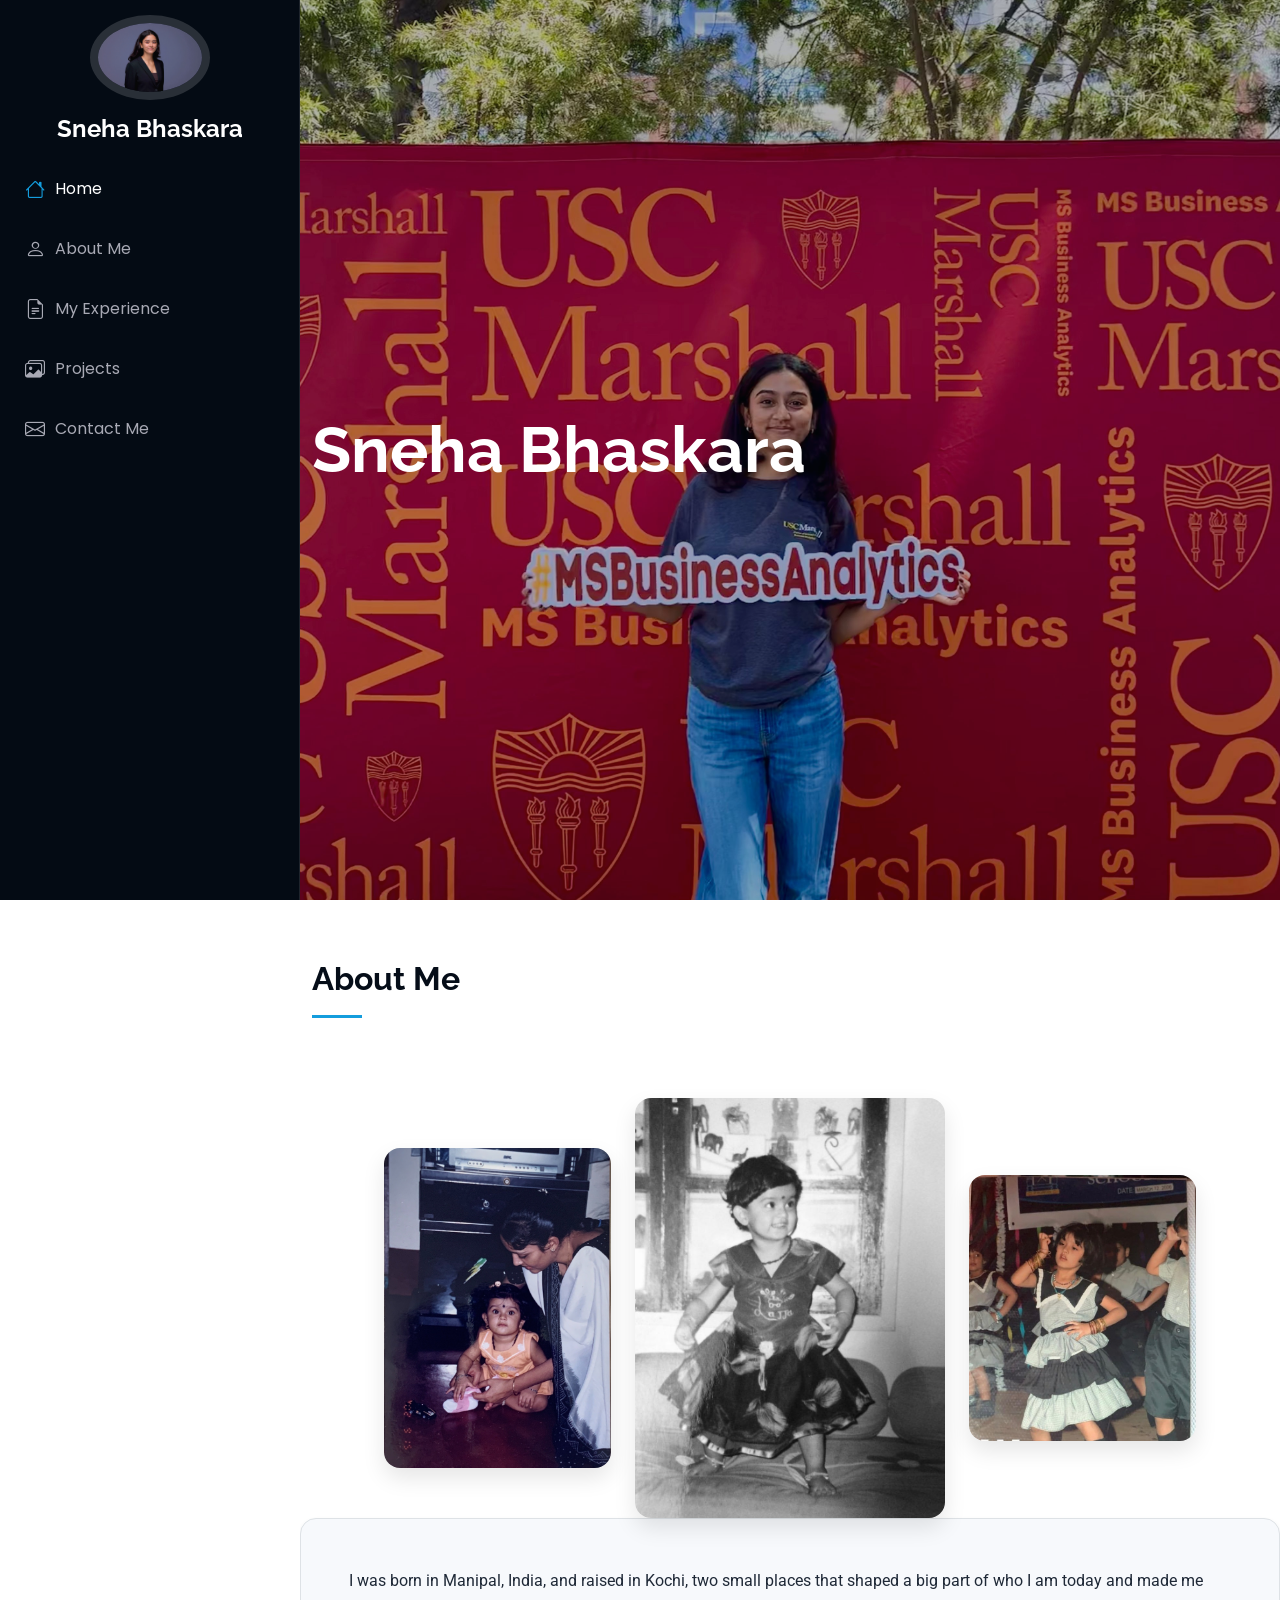
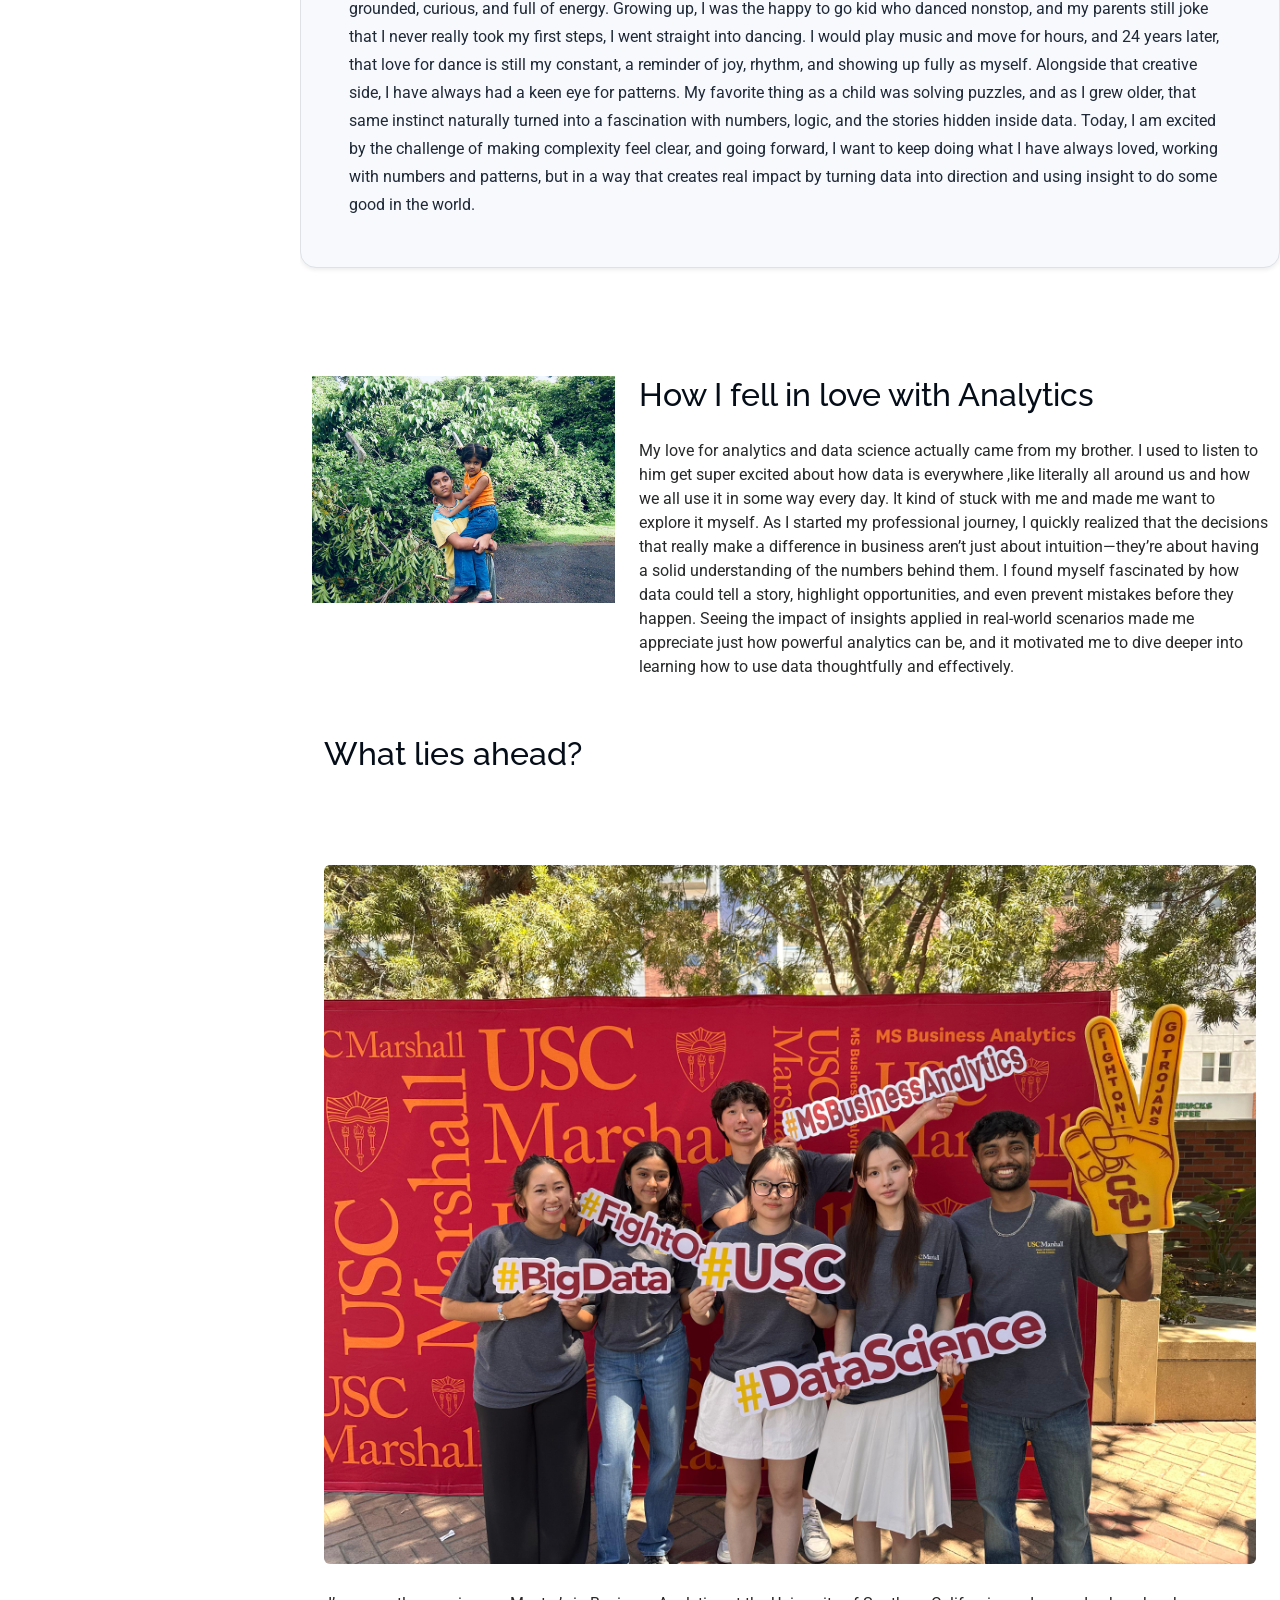
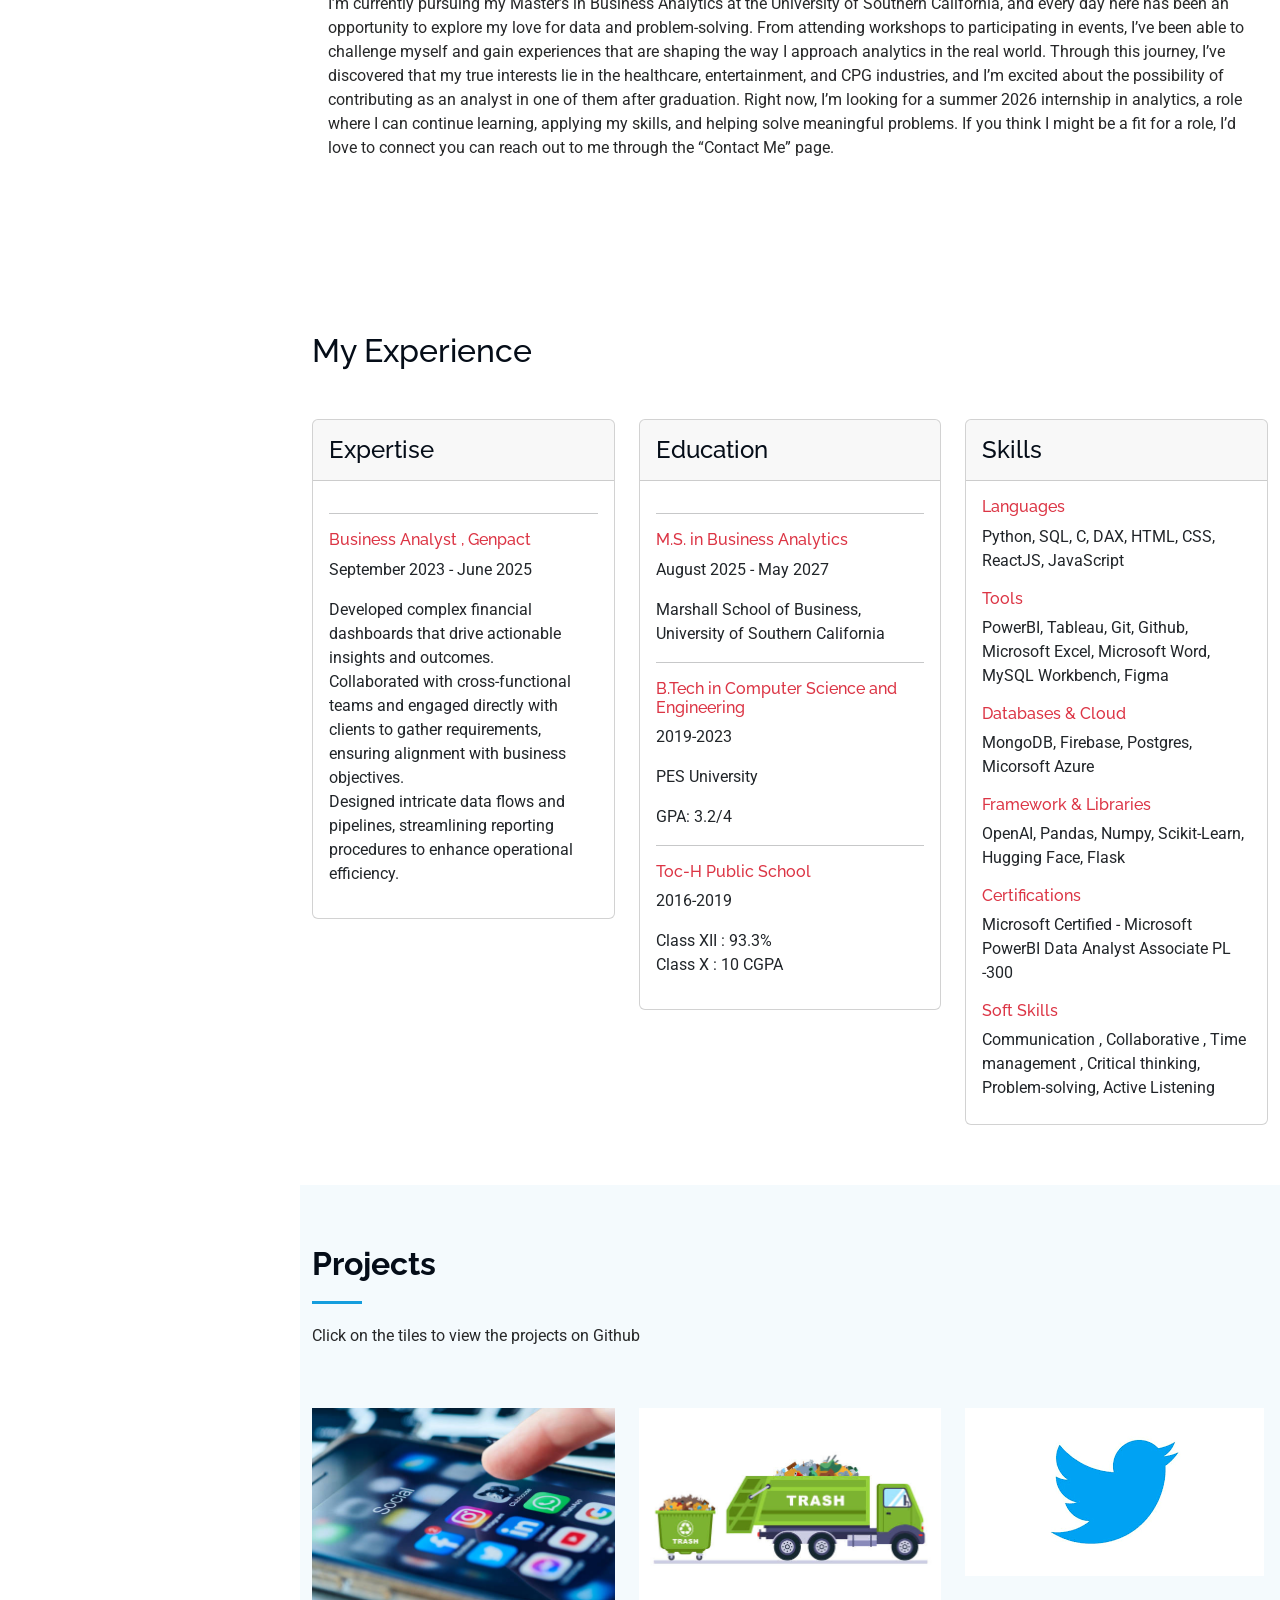
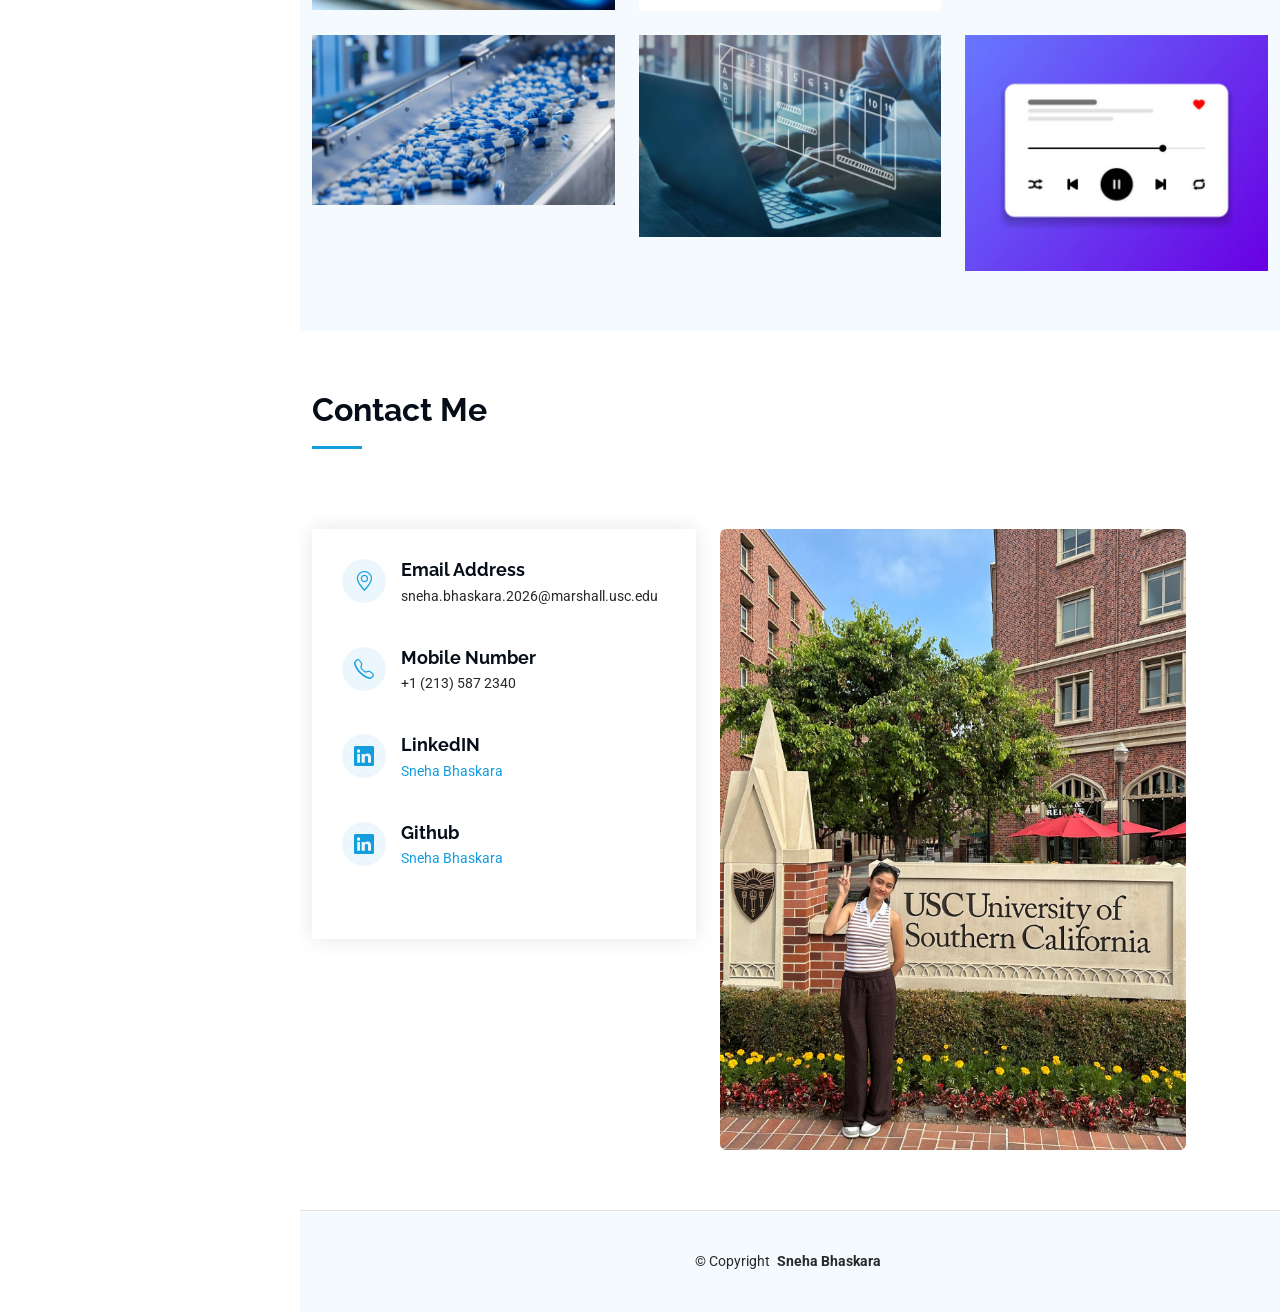
<file: index.html>
<!DOCTYPE html>
<html lang="en">

<head>
  <meta charset="utf-8">
  <meta content="width=device-width, initial-scale=1.0" name="viewport">
  <title>Portfolio-Sneha Bhaskara</title>
  <meta content="" name="description">
  <meta content="" name="keywords">

  <!-- Favicons -->
  <link href="assets/img/favicon.png" rel="icon">
  <link href="assets/img/apple-touch-icon.png" rel="apple-touch-icon">

  <!-- Fonts -->
  <link href="https://fonts.googleapis.com" rel="preconnect">
  <link href="https://fonts.gstatic.com" rel="preconnect" crossorigin>
  <link href="https://fonts.googleapis.com/css2?family=Roboto:ital,wght@0,100;0,300;0,400;0,500;0,700;0,900;1,100;1,300;1,400;1,500;1,700;1,900&family=Poppins:ital,wght@0,100;0,200;0,300;0,400;0,500;0,600;0,700;0,800;0,900;1,100;1,200;1,300;1,400;1,500;1,600;1,700;1,800;1,900&family=Raleway:ital,wght@0,100;0,200;0,300;0,400;0,500;0,600;0,700;0,800;0,900;1,100;1,200;1,300;1,400;1,500;1,600;1,700;1,800;1,900&display=swap" rel="stylesheet">

  <!-- Vendor CSS Files -->
  <link href="assets/vendor/bootstrap/css/bootstrap.min.css" rel="stylesheet">
  <link href="assets/vendor/bootstrap-icons/bootstrap-icons.css" rel="stylesheet">
  <link href="assets/vendor/aos/aos.css" rel="stylesheet">
  <link href="assets/vendor/glightbox/css/glightbox.min.css" rel="stylesheet">
  <link href="assets/vendor/swiper/swiper-bundle.min.css" rel="stylesheet">

  <!-- Main CSS File -->
  <link href="assets/css/main.css" rel="stylesheet">

  <!-- =======================================================
  * Template Name: iPortfolio
  * Template URL: https://bootstrapmade.com/iportfolio-bootstrap-portfolio-websites-template/
  * Updated: Jun 29 2024 with Bootstrap v5.3.3
  * Author: BootstrapMade.com
  * License: https://bootstrapmade.com/license/
  ======================================================== -->
</head>

<body class="index-page">

  <header id="header" class="header dark-background d-flex flex-column">
    <i class="header-toggle d-xl-none bi bi-list"></i>

    <div class="profile-img">
      <img src="assets/img/my-profile-img.jpeg" alt="" class="img-fluid rounded-circle">
    </div>

    <a href="index.html" class="logo d-flex align-items-center justify-content-center">
      <!-- Uncomment the line below if you also wish to use an image logo -->
      <!-- <img src="assets/img/logo.png" alt=""> -->
      <h1 class="sitename">Sneha Bhaskara</h1>
    </a>

    <nav id="navmenu" class="navmenu">
      <ul>
        <li><a href="#hero" class="active"><i class="bi bi-house navicon"></i>Home</a></li>
        <li><a href="#about"><i class="bi bi-person navicon"></i> About Me</a></li>
        <li><a href="#resume"><i class="bi bi-file-earmark-text navicon"></i> My Experience</a></li>
        <li><a href="#portfolio"><i class="bi bi-images navicon"></i> Projects</a></li>
        <li><a href="#contact"><i class="bi bi-envelope navicon"></i> Contact Me</a></li>
      </ul>
    </nav>

  </header>

  <main class="main">

    <!-- Hero Section -->
    <section id="hero" class="hero section dark-background">

      <img src="assets/img/hero-bg.jpeg" alt="" data-aos="fade-in" class="">

      <div class="container" data-aos="fade-up" data-aos-delay="100">
        <h2>Sneha Bhaskara</h2>
        <!-- <p>I'm a <span class="typed" data-typed-items="Data Analyst, Business Analyst"> Data Analyst</span><span class="typed-cursor typed-cursor--blink" aria-hidden="true"></span><span class="typed-cursor typed-cursor--blink" aria-hidden="true"></span></p>-->
      </div>

    </section><!-- /Hero Section -->

    <!-- About Section -->
    <section id="about" class="about section">

  <!-- Title -->
  <div class="container section-title" data-aos="fade-up">
    <h2>About Me</h2>
  </div>

  <!-- Content (separate container, important) -->
<div class="row gy-4 justify-content-center align-items-center">
  <div class="col-12 col-md-4 col-lg-3 text-center">
    <img src="assets/img/about_left.JPG" class="img-fluid about-img" alt="About image 1">
  </div>

  <div class="col-12 col-md-4 col-lg-4 text-center">
    <img src="assets/img/dance.jpeg" class="img-fluid about-img about-img-main" alt="Dance photo">
  </div>

  <div class="col-12 col-md-4 col-lg-3 text-center">
    <img src="assets/img/about_right.jpg" class="img-fluid about-img" alt="About image 2">
  </div>
</div>



      <!-- Text below with background -->
      <div class="col-12">
        <div class="p-4 p-md-5 rounded-4 shadow-sm border"
             style="background:#f7f9fc; line-height:1.75; color:#1f2937;">

          <p class="mb-0">
            I was born in Manipal, India, and raised in Kochi, two small places that shaped a big part of who I am today and made me grounded, curious, and full of energy. 
            Growing up, I was the happy to go kid who danced nonstop, and my parents still joke that I never really took my first steps, I went straight into dancing. I would play music and move for hours, and 24 years later, that love for dance is still my constant, a reminder of joy, rhythm, and showing up fully as myself. 
            Alongside that creative side, I have always had a keen eye for patterns. My favorite thing as a child was solving puzzles, and as I grew older, that same instinct naturally turned into a fascination with numbers, logic, and the stories hidden inside data. 
            Today, I am excited by the challenge of making complexity feel clear, and going forward, I want to keep doing what I have always loved, working with numbers and patterns, but in a way that creates real impact by turning data into direction and using insight to do some good in the world.

          </p>

        </div>
      </div>
    </div>

  </div>
</section>



      <!-- Section Title -->
      <!--<div class="container section-title" data-aos="fade-up">
        <h2>About Me</h2>
        
        <div class="row gy-4 justify-content-center">
          <div class="col-lg-4">
            <img src="assets/img/dance.jpeg" class="img-fluid" alt="">
          </div>
          
            <p class="py-3">
              I was born in a small town called Manipal, but I grew up in Kochi, a place that has shaped a lot of who I am today.
          I was a super energetic but a simple kid, who if she could dance would be happy.One of my most vivid childhood memories is dancing endlessly in front of the TV to Bollywood songs. Dance was my happy place back then, and honestly, it still is today. 
          I was also the kind of kid who got curious about numbers and loved stories. That mix has stayed with me, and over time it’s become something I want to use in a bigger way. My dream is pretty simple: to take what fascinates me — numbers and storytelling — and use it to do some good in the world.
            </p>-->
      


          <!-- End Section Title -->

      <div class="container-fluid py-5" data-aos="fade-up" data-aos-delay="100">

        <div class="row gy-4 justify-content-center">
          <div class="col-lg-4">
            <img src="assets/img/child_bro.jpeg" class="img-fluid" alt="">
          </div>
          <div class="col-lg-8 content">
            <h2>How I fell in love with Analytics</h2>
            <p class="py-3">
              My love for analytics and data science actually came from my brother. I used to listen to him get super excited about how data is everywhere ,like literally all around us and how we all use it in some way every day. It kind of stuck with me and made me want to explore it myself.
              As I started my professional journey, I quickly realized that the decisions that really make a difference in business aren’t just about intuition—they’re about having a solid understanding of the numbers behind them. I found myself fascinated by how data could tell a story, highlight opportunities, and even prevent mistakes before they happen. Seeing the impact of insights applied in real-world scenarios made me appreciate just how powerful analytics can be, and it motivated me to dive deeper into learning how to use data thoughtfully and effectively.
            </p>
          </div>
        </div>

        <div class="container-fluid py-5" >
          <div class="row gy-4 justify-content-center">
    
          <h2 class="container section-title ">What lies ahead?</h2>
            <div class="col-12 text-center">
      <img src="assets/img/group.jpeg" class="img-fluid rounded mb-1" alt="Illustrative Image">
    </div>
          <p class="px-3">
        I’m currently pursuing my Master’s in Business Analytics at the University of Southern California, and every day here has been an opportunity to explore my love for data and problem-solving. From attending workshops to participating in events, I’ve been able to challenge myself and gain experiences that are shaping the way I approach analytics in the real world.
        Through this journey, I’ve discovered that my true interests lie in the healthcare, entertainment, and CPG industries, and I’m excited about the possibility of contributing as an analyst in one of them after graduation.
        Right now, I’m looking for a summer 2026 internship in analytics, a role where I can continue learning, applying my skills, and helping solve meaningful problems. If you think I might be a fit for a role, I’d love to connect you can reach out to me through the “Contact Me” page.
          </p>
    
          </div>
        </div>
      </div>

    </section><!-- /About Section -->
    <section class="section" id="resume">
        <div class="container">
            <h2 class="mb-5"> My Experience</h2>
            <div class="row">
                <div class="col-md-6 col-lg-4">
                    <div class="card">
                       <div class="card-header">
                            <div class="mt-2">
                                <h4>Expertise</h4>
                                <span class="line"></span>  
                            </div>
                        </div>
                        <div class="card-body">
                          <hr>
                            <h6 class="title text-danger">Business Analyst , Genpact</h6>
                            <P>September 2023 - June 2025</P>
                            <P class="subtitle">Developed complex financial dashboards that drive actionable insights and outcomes.<br>
                                Collaborated with cross-functional teams and engaged directly with clients to gather requirements, ensuring
                                alignment with business objectives.<br>
                                Designed intricate data flows and pipelines, streamlining reporting procedures to enhance operational efficiency.</P>
                        </hr></div>
                       
                </div>
                </div>
                <div class="col-md-6 col-lg-4">
                    <div class="card">
                       <div class="card-header">
                            <div class="mt-2">
                                <h4>Education</h4>
                                  
                            </div>
                        </div>
                        <div class="card-body">
                            <hr>
                            <h6 class="title text-danger">M.S. in Business Analytics</h6>
                            <P>August 2025 - May 2027</P>
                            <P>Marshall School of Business, University of Southern California</P>
                            <hr>
                            <h6 class="title text-danger">B.Tech in Computer Science and Engineering</h6>
                            <P>2019-2023</P>
                            <P>PES University</P>
                            <P class="subtitle">GPA: 3.2/4</P>
                            <hr>
                            <h6 class="title text-danger">Toc-H Public School</h6>
                            <P>2016-2019</P>
                            <P class="subtitle">Class XII : 93.3% <br>
                                Class X : 10 CGPA</P>
                            
                        </div>
                    </div>
                </div>
                <div class="col-lg-4">
                    <div class="card">
                       <div class="card-header">
                            <div class="pull-left">
                                <h4 class="mt-2">Skills</h4>
                                <span class="line"></span>  
                            </div>
                        </div>
                        <div class="card-body pb-2">
                            <h6 class="title text-danger">Languages</h6>
                           <P>Python, SQL, C, DAX, HTML, CSS, ReactJS, JavaScript </P>

                           <h6 class="title text-danger">Tools</h6>
                           <P>PowerBI, Tableau, Git, Github, Microsoft Excel, Microsoft Word, MySQL Workbench, Figma</P>

                           <h6 class="title text-danger">Databases & Cloud</h6>
                           <P>MongoDB, Firebase, Postgres, Micorsoft Azure</P>

                           <h6 class="title text-danger">Framework & Libraries</h6>
                           <P>OpenAI, Pandas, Numpy, Scikit-Learn, Hugging Face, Flask</P>

                           <h6 class="title text-danger">Certifications</h6>
                           <P>Microsoft Certified - Microsoft PowerBI Data Analyst Associate PL -300</P>

                           <h6 class="title text-danger">Soft Skills</h6>
                           <P>Communication , Collaborative , Time management , Critical thinking, Problem-solving, Active Listening </P>
                       
                        </div>
                    </div>

                    </div>
                </div>
            </div>
        </div>
    </section>              
   

    <!-- Portfolio Section -->
    <section id="portfolio" class="portfolio section light-background">

      <!-- Section Title -->
      <div class="container section-title" data-aos="fade-up">
        <h2>Projects</h2>
        <p>Click on the tiles to view the projects on Github </p>
      </div><!-- End Section Title -->

      <div class="container">

        
          <div class="row gy-4 isotope-container" data-aos="fade-up" data-aos-delay="200">

            <div class="col-lg-4 col-md-6 portfolio-item isotope-item filter-app">
              <div class="portfolio-content h-100">
                <a href="https://github.com/Sneha1214/Automated-Identification-of-Abusive-Content", target="_blank">
                <img src="assets/img/Social media.jpg" class="img-fluid" alt="">
                <div class="portfolio-info">
                  <h4>Automated Identification of Abusive Content Online</h4>
                  <p>Analyzing textual data in the English and Hinglish language along with emoticons obtained from Twitter,
                                        Instagram and other social media sites.
                                        Detected the presence of abusive content and classify the same as abusive, hate speech or not using Deep
                                        learning and Non-Deep learning techniques</p>
                  </a>
                  
                </div>
              </div>
            </div><!-- End Portfolio Item -->

            <div class="col-lg-4 col-md-6 portfolio-item isotope-item filter-product">
              <div class="portfolio-content h-100">
                <a href="https://github.com/Sneha1214/Garabge-Detection-and-Classification-from-Images", target="_blank" >
                <img src="assets/img/garbage_detect.jpg" class="img-fluid" alt="">
                <div class="portfolio-info">
                  <h4>Garbage Detection and Classification from Images</h4>
                  <p>Garbage was detected and classified into various categories using YOLOv5 detection models. A dataset of real-
                                        time data was compiled by integrating readily available datasets, such as Taco, along with additional data
                                        obtained through web scraping</p>
                </a>
                </div>
              </div>
            </div><!-- End Portfolio Item -->

            <div class="col-lg-4 col-md-6 portfolio-item isotope-item filter-product">
              <div class="portfolio-content h-100">
                <a href="https://github.com/Sneha1214/CEO-Tweet-Sentiment-vs-Next-Day-Stock-Returns-A-Regression-Study", target="_blank" >
                <img src="assets/img/tweet.png" class="img-fluid" alt="">
                <div class="portfolio-info">
                  <h4>CEO Tweet sentiment vs Next day stock return : A Regression Study </h4>
                  <p>Built an end-to-end Python analytics pipeline to test whether CEO social media content is associated with next-day stock behaviour</p>
                </a>
                </div>
              </div>
            </div><!-- End Portfolio Item -->

            <div class="col-lg-4 col-md-6 portfolio-item isotope-item filter-product">
              <div class="portfolio-content h-100">
                <a href="https://github.com/Sneha1214/Pharmaceutical-Company-Database-Management-System", target="_blank" >
                <img src="assets/img/pharma.jpg" class="img-fluid" alt="">
                <div class="portfolio-info">
                  <h4>Pharmaceutical Company Database Management System</h4>
                  <p>A DBMS developed in Python and PostgreSQL for a pharmaceutical company, featuring a range of functionalities
                                        including CRUD operations, transaction management, and concurrency control</p>
                </a>
                </div>
              </div>
            </div><!-- End Portfolio Item -->

            <div class="col-lg-4 col-md-6 portfolio-item isotope-item filter-product">
              <div class="portfolio-content h-100">
                <a href="https://github.com/Sneha1214/Count_system_calls", target="_blank" >
                <img src="assets/img/comp_tracing.jpg" class="img-fluid" alt="">
                <div class="portfolio-info">
                  <h4>System Call Tracer</h4>
                  <p>A simple program that counts the number of system calls made by any application and summarizes the results at
                                        the end. It provides details on errors for each system call, frequencies across applications, and execution time, all
                                        analyzed through graphical representations. The program utilizes tools like SystemTap and other essential Linux
                                        commands</p>
                </a>
                </div>
              </div>
            </div><!-- End Portfolio Item -->

            <div class="col-lg-4 col-md-6 portfolio-item isotope-item filter-product">
              <div class="portfolio-content h-100">
                <a href="https://github.com/Sneha1214/MERN-Music-Player", target="_blank" >
                <img src="assets/img/music.jpg" class="img-fluid" alt="">
                <div class="portfolio-info">
                  <h4>MERN Music Player</h4>
                  <p>A Simple Music App created using the MERN stack (MongoDB, Express JS, React JS, Node JS) . This app supports playing, loading ,searching and updating of songs.</p>
                </a>
                </div>
              </div>
            </div><!-- End Portfolio Item -->

            

            

            

          </div><!-- End Portfolio Container -->

        </div>

      </div>

    </section><!-- /Portfolio Section -->

   

    <!-- Contact Section -->
    <section id="contact" class="contact section">

      <!-- Section Title -->
      <div class="container section-title" data-aos="fade-up">
        <h2>Contact Me</h2>
      
      </div><!-- End Section Title -->

      <div class="container" data-aos="fade-up" data-aos-delay="100">

        <div class="row gy-4">

          <div class="col-lg-5">

            <div class="info-wrap">
              <div class="info-item d-flex" data-aos="fade-up" data-aos-delay="200">
                <i class="bi bi-geo-alt flex-shrink-0"></i>
                <div>
                  <h3>Email Address</h3>
                  <p>sneha.bhaskara.2026@marshall.usc.edu</p>
                </div>
              </div><!-- End Info Item -->

              <div class="info-item d-flex" data-aos="fade-up" data-aos-delay="300">
                <i class="bi bi-telephone flex-shrink-0"></i>
                <div>
                  <h3>Mobile Number</h3>
                  <p>+1 (213) 587 2340</p>
                </div>
              </div><!-- End Info Item -->

              <div class="info-item d-flex" data-aos="fade-up" data-aos-delay="400">
                <i class="bi bi-linkedin flex-shrink-0"></i>
                <div>
                  <h3>LinkedIN</h3>
                  <a href="https://www.linkedin.com/in/sneha-bhaskara-64a128216/", target="_blank"><p>Sneha Bhaskara</p> </a>
                </div>
              </div><!-- End Info Item -->
              <div class="info-item d-flex" data-aos="fade-up" data-aos-delay="400">
                <i class="bi bi-linkedin flex-shrink-0"></i>
                <div>
                  <h3>Github</h3>
                  <a href="https://github.com/Sneha1214?tab=repositories", target="_blank"><p>Sneha Bhaskara</p> </a>
                </div>
              </div><!-- End Info Item -->

          

        </div>

      </div>
      <!-- Right Column: Image -->
      <div class="col-lg-6 d-flex align-items-center justify-content-center">
        <img src="assets/img/conatct_me.jpeg" class="img-fluid rounded">
      </div>


    </section><!-- /Contact Section -->

  </main>

  <footer id="footer" class="footer position-relative light-background">

    <div class="container">
      <div class="copyright text-center ">
        <p>© <span>Copyright</span> <strong class="px-1 sitename">Sneha Bhaskara</strong> </p>
      </div>
      
    </div>

  </footer>

  <!-- Scroll Top -->
  <a href="#" id="scroll-top" class="scroll-top d-flex align-items-center justify-content-center"><i class="bi bi-arrow-up-short"></i></a>

  <!-- Preloader -->
  <div id="preloader"></div>

  <!-- Vendor JS Files -->
  <script src="assets/vendor/bootstrap/js/bootstrap.bundle.min.js"></script>
  <script src="assets/vendor/php-email-form/validate.js"></script>
  <script src="assets/vendor/aos/aos.js"></script>
  <script src="assets/vendor/typed.js/typed.umd.js"></script>
  <script src="assets/vendor/purecounter/purecounter_vanilla.js"></script>
  <script src="assets/vendor/waypoints/noframework.waypoints.js"></script>
  <script src="assets/vendor/glightbox/js/glightbox.min.js"></script>
  <script src="assets/vendor/imagesloaded/imagesloaded.pkgd.min.js"></script>
  <script src="assets/vendor/isotope-layout/isotope.pkgd.min.js"></script>
  <script src="assets/vendor/swiper/swiper-bundle.min.js"></script>

  <!-- Main JS File -->
  <script src="assets/js/main.js"></script>

</body>

</html>
</file>
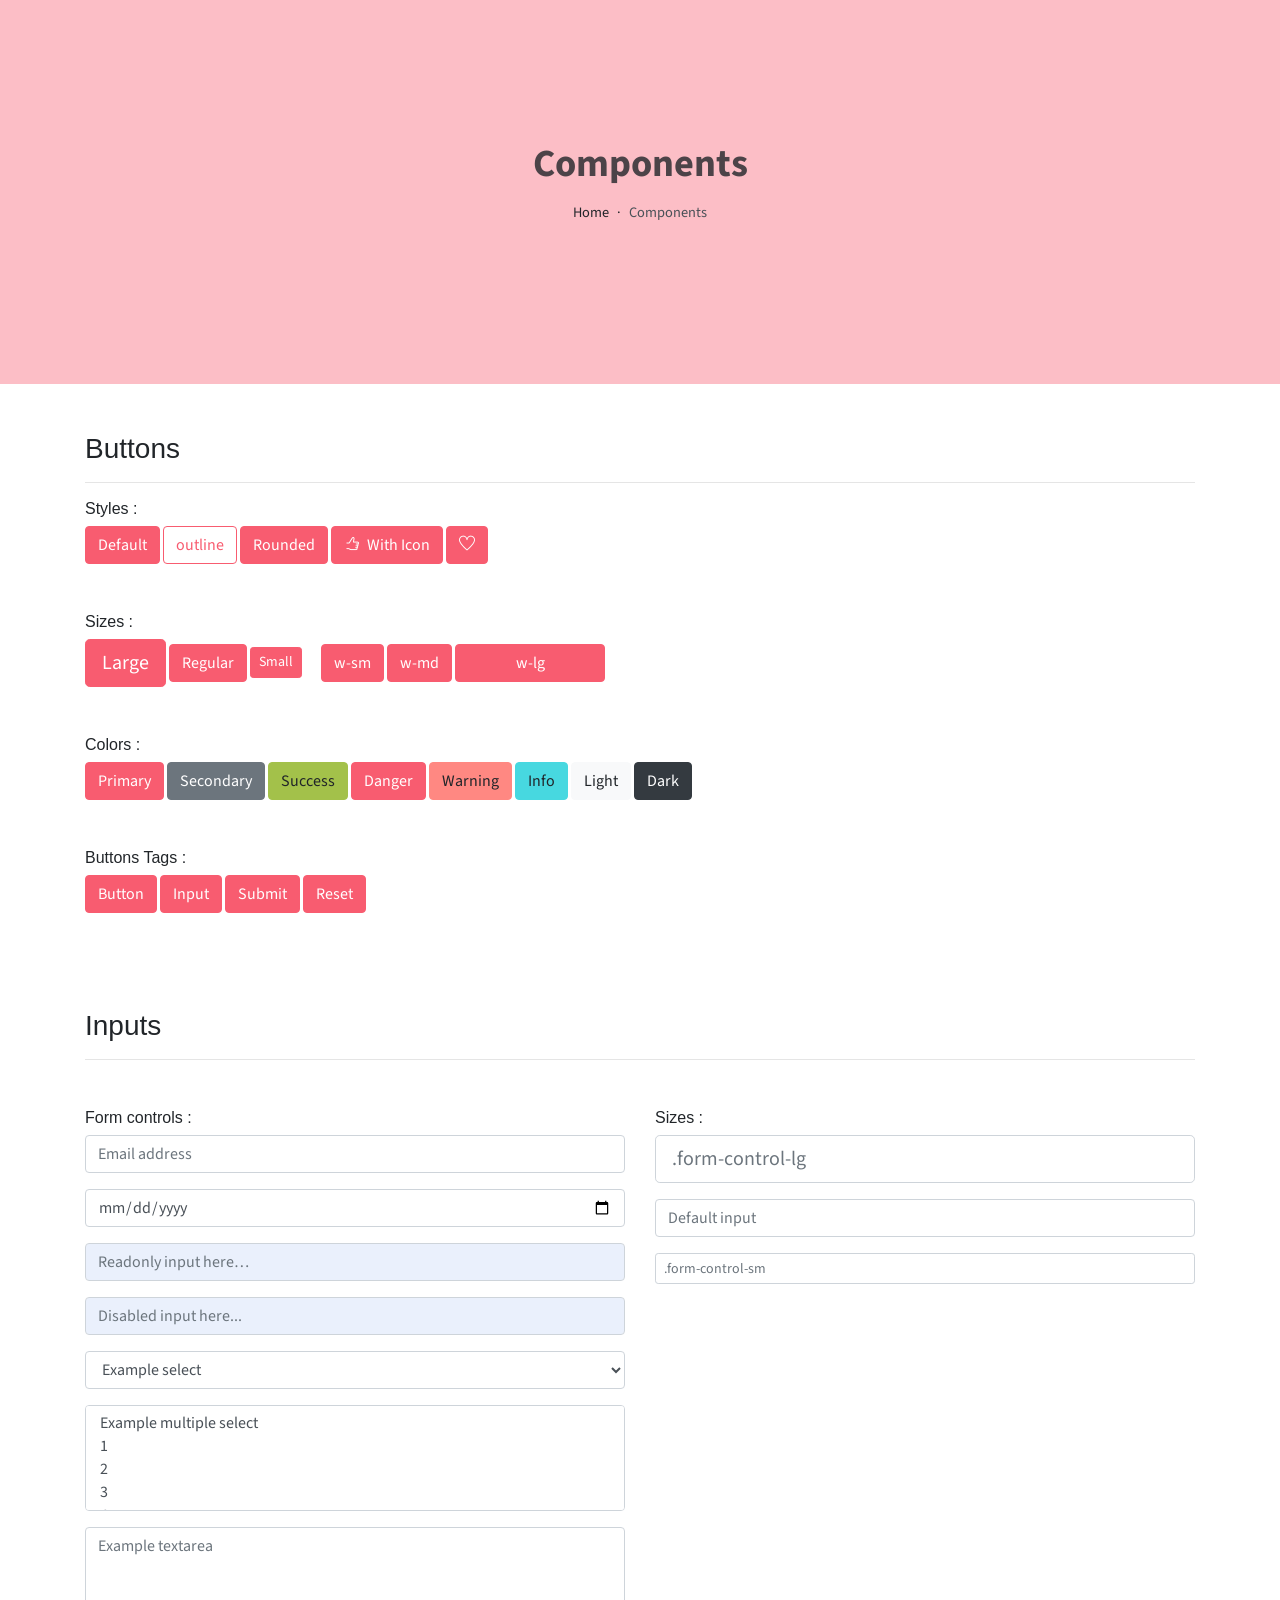
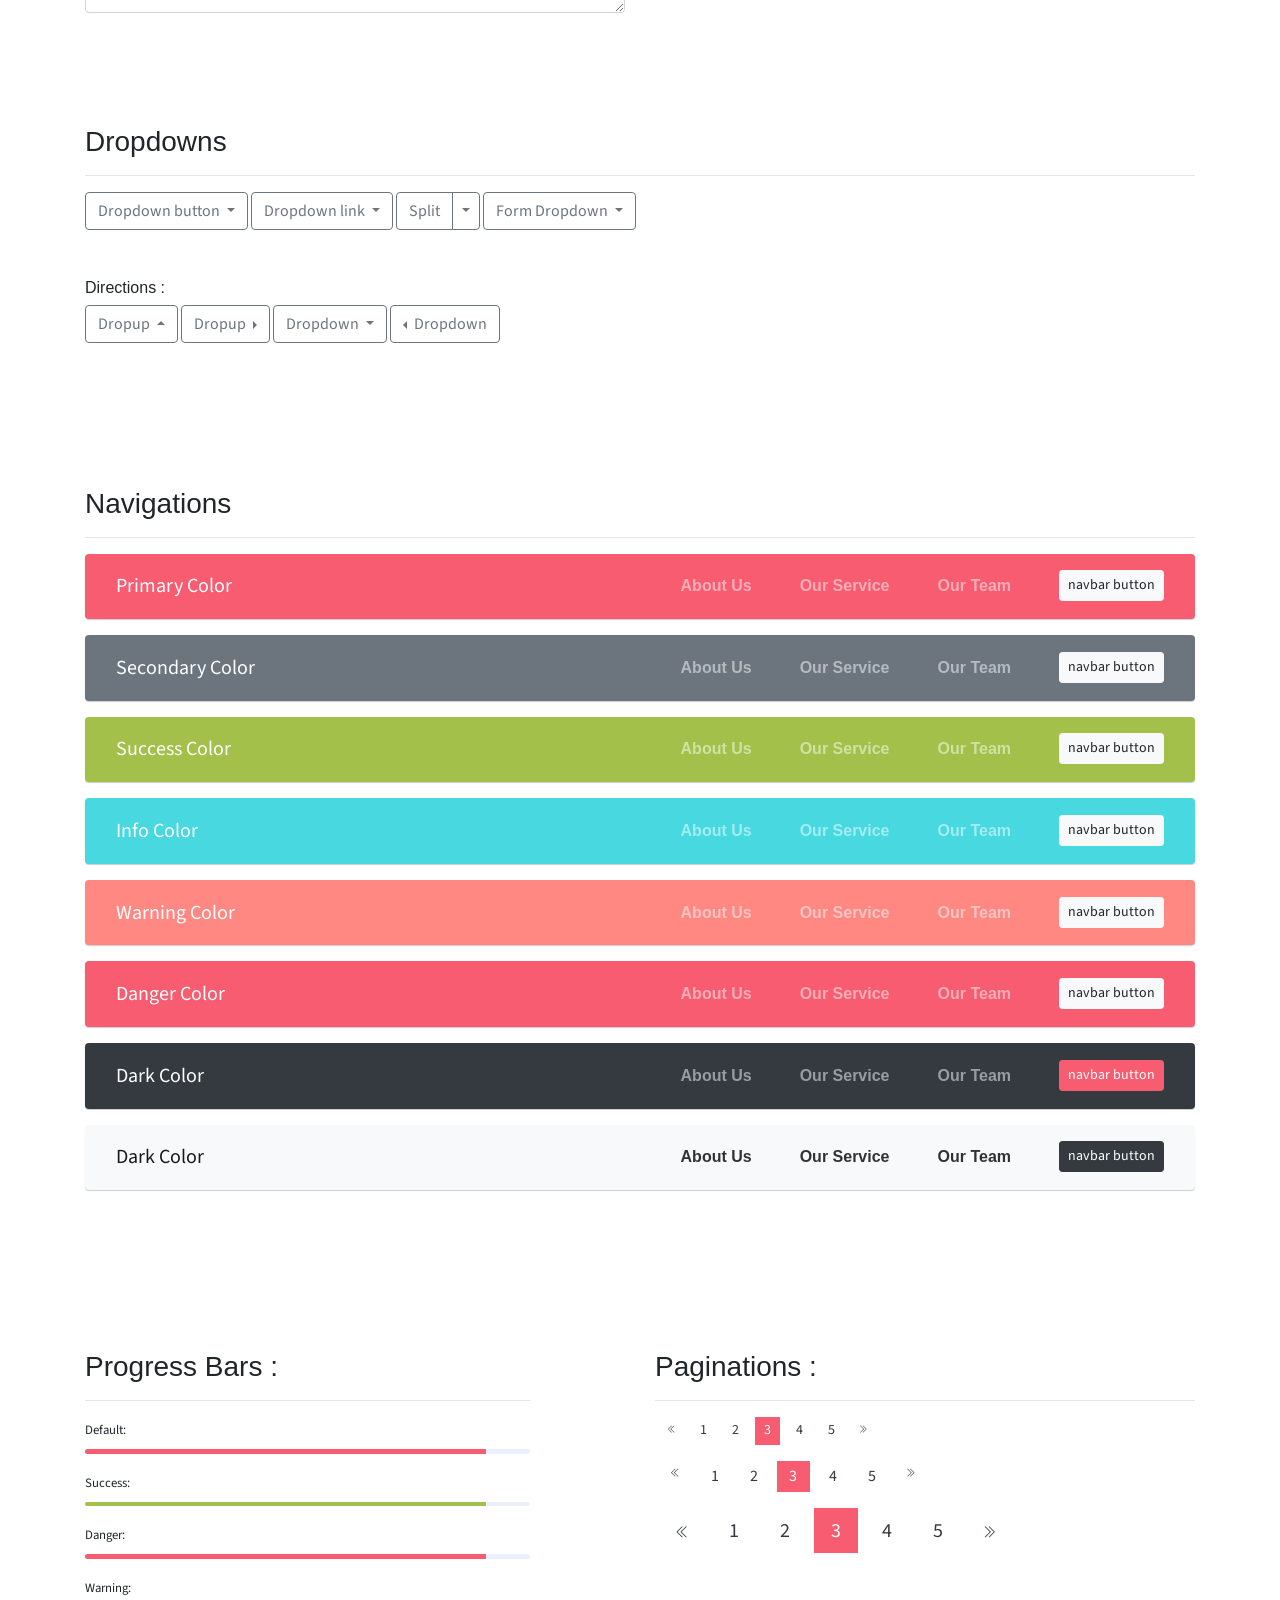
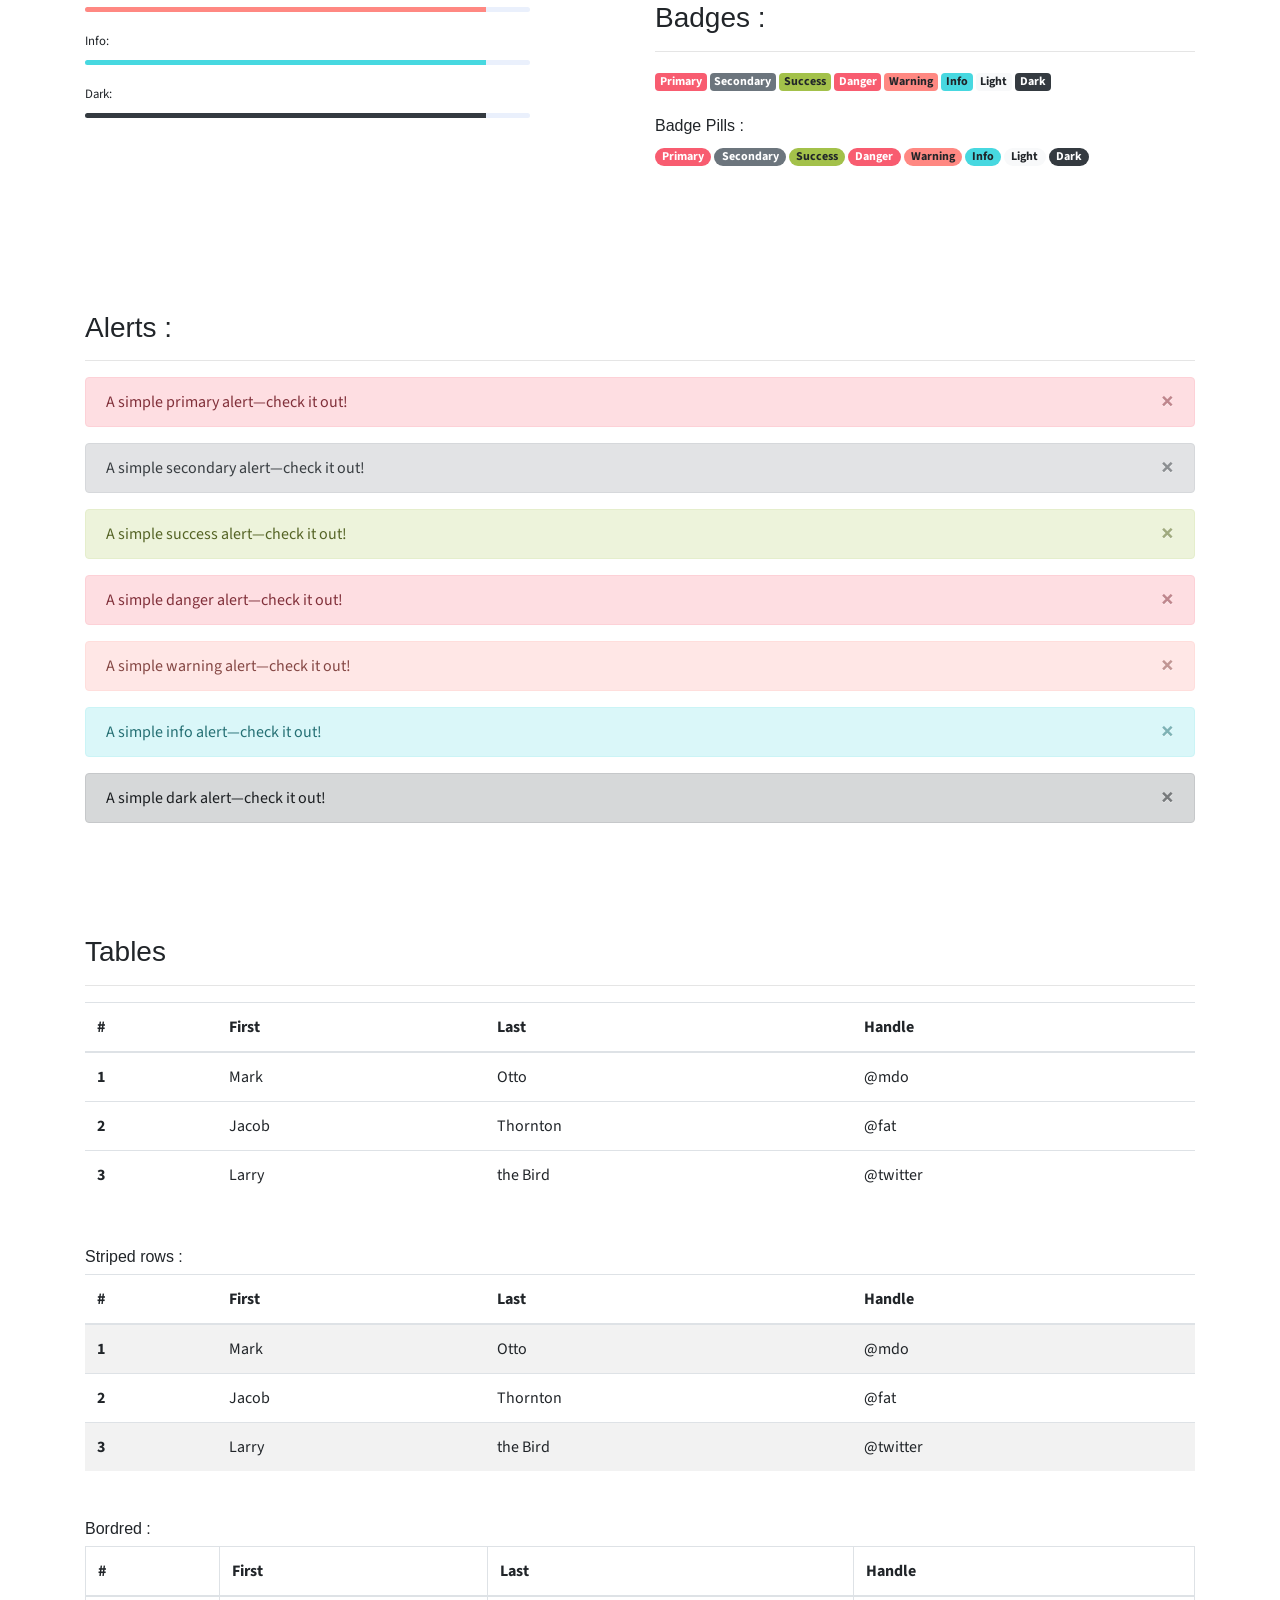
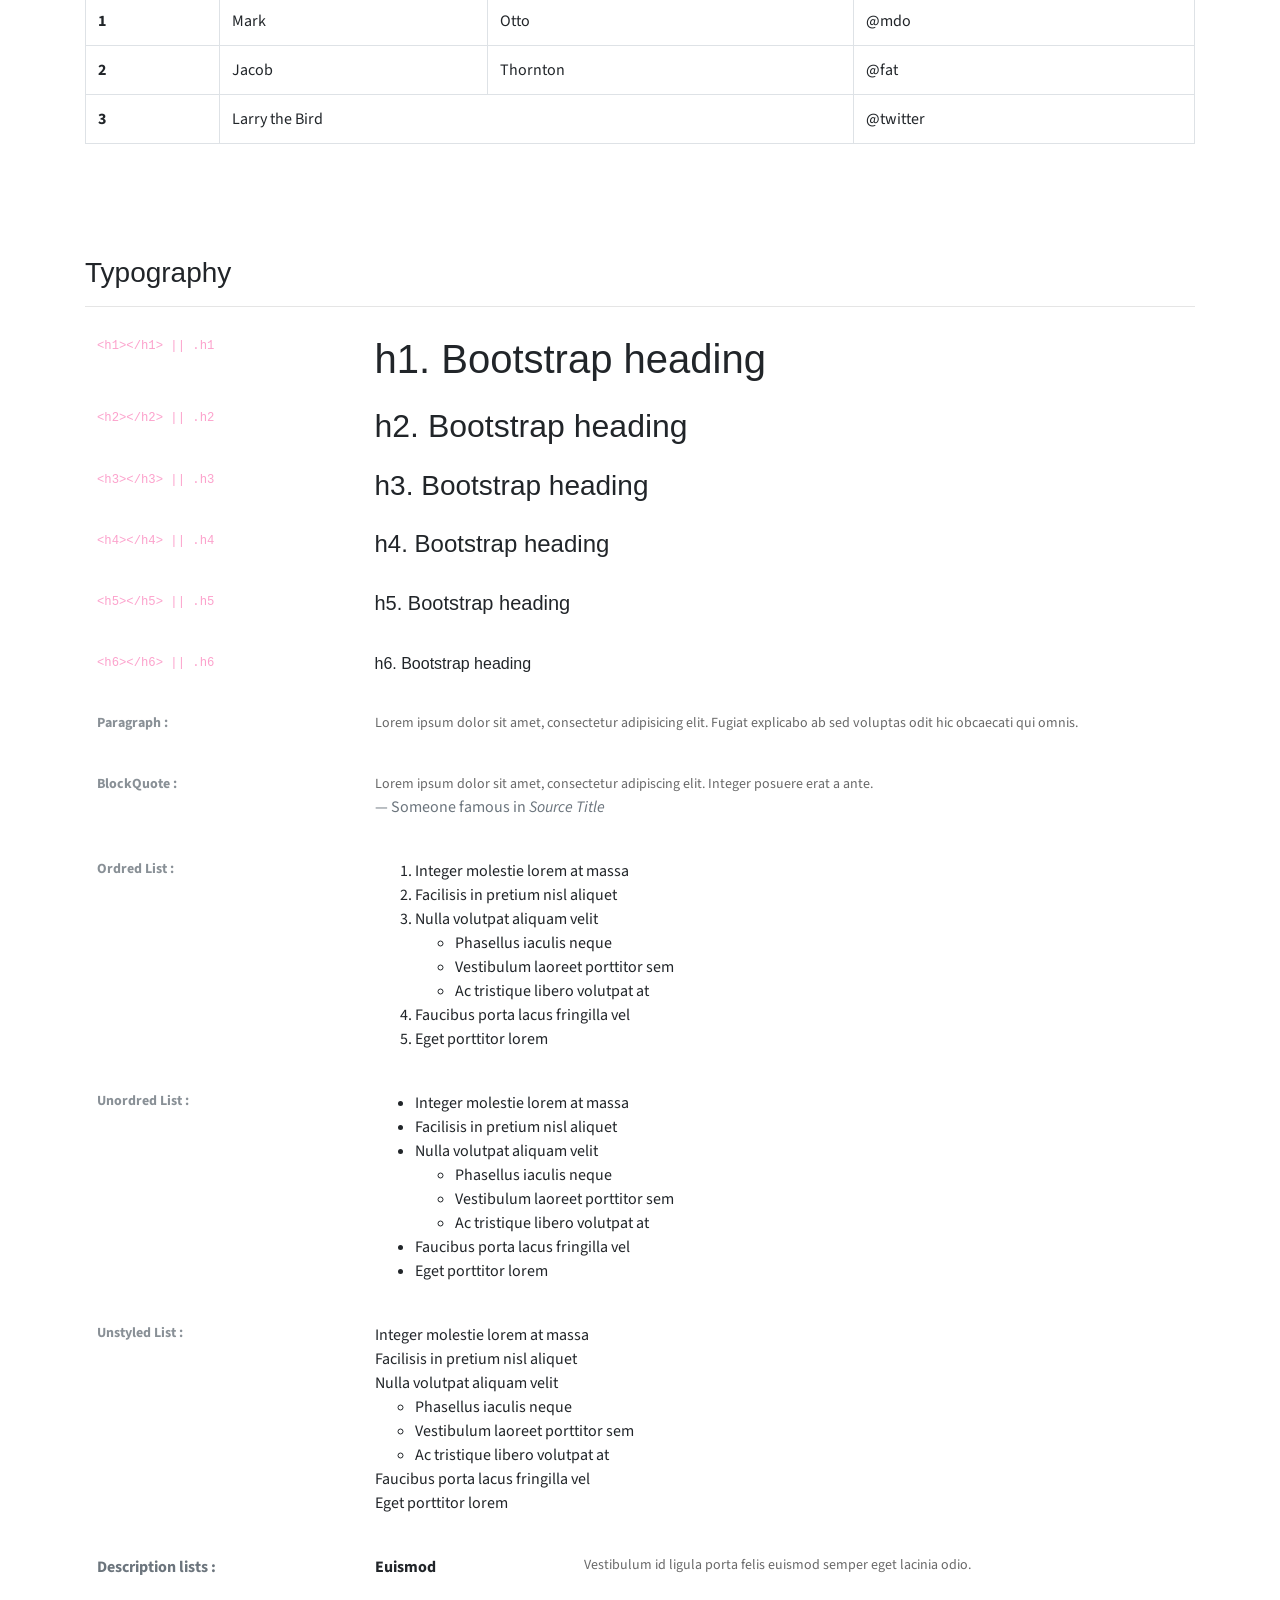
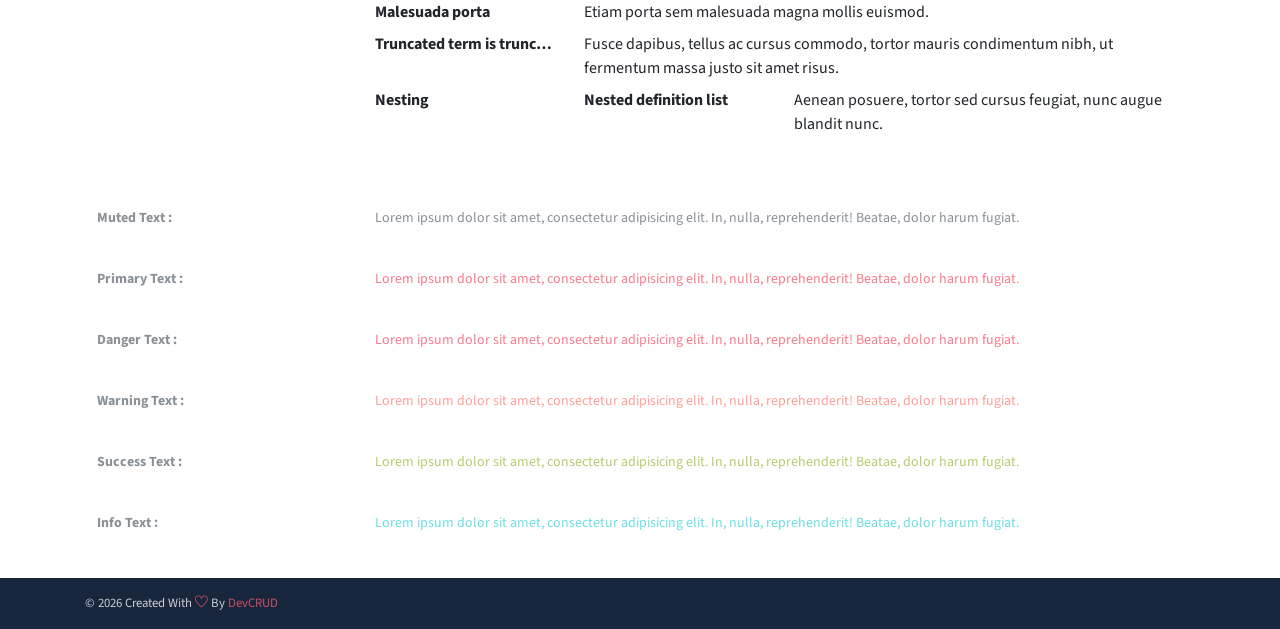
<file: components.html>
<!DOCTYPE html>
<html lang="en">
<head>
   <meta charset="utf-8">
   <meta name="viewport" content="width=device-width, initial-scale=1, shrink-to-fit=no">
   <meta name="description" content="Sneha Bhaskara - Portfolio">
   <meta name="author" content="Sneha Bhaskara">
   <title>JohnDoe Landing page | Components</title>
   <link rel="icon" href="assets/imgs/favicon.png" type="image/png">
   <!-- font icons -->
   <link rel="stylesheet" href="assets/vendors/themify-icons/css/themify-icons.css">
   <!-- Bootstrap + Steller  -->
   <link rel="stylesheet" href="assets/css/johndoe.css">
</head>
<body>

   <!-- Page Header -->
   <header class="header header-mini"> 
      <div class="header-title">Components</div> 
      <nav aria-label="breadcrumb">
         <ol class="breadcrumb">
            <li class="breadcrumb-item"><a href="/">Home</a></li>
            <li class="breadcrumb-item active" aria-current="page">Components</li>
         </ol>
      </nav>
   </header> <!-- End Of Page Header -->

   <!-- main content -->
   <div class="container">

      <!-- Buttons -->
      <h3 class="mt-5">Buttons</h3>
      <hr>
      <h6 class="section-secondary-title">Styles :</h6>
      <button class="btn btn-primary">Default</button>
      <button class="btn btn-outline-primary">outline</button>
      <button class="btn btn-primary rounded">Rounded</button>
      <button class="btn btn-primary rounded"><i class="ti-thumb-up pr-1"></i> With Icon</button>
      <button class="btn btn-primary circle"><i class="ti-heart"></i></button>

      <h6 class="section-secondary-title mt-5">Sizes :</h6>
      <button class="btn btn-primary btn-lg">Large</button>
      <button class="btn btn-primary ">Regular</button>
      <button class="btn btn-primary btn-sm">Small</button>
      <button class="btn btn-primary w-sm ml-3">w-sm</button>
      <button class="btn btn-primary w-md">w-md</button>
      <button class="btn btn-primary w-lg">w-lg</button>

      <h6 class="section-secondary-title mt-5">Colors :</h6>          
      <button type="button" class="btn btn-primary">Primary</button>
      <button type="button" class="btn btn-secondary">Secondary</button>
      <button type="button" class="btn btn-success">Success</button>
      <button type="button" class="btn btn-danger">Danger</button>
      <button type="button" class="btn btn-warning">Warning</button>
      <button type="button" class="btn btn-info">Info</button>
      <button type="button" class="btn btn-light">Light</button>
      <button type="button" class="btn btn-dark">Dark</button>

      <h6 class="section-secondary-title mt-5">Buttons Tags :</h6>
      <button class="btn btn-primary" type="submit">Button</button>
      <input class="btn btn-primary" type="button" value="Input">
      <input class="btn btn-primary" type="submit" value="Submit">
      <input class="btn btn-primary" type="reset" value="Reset">
      
      <!-- devider -->
      <div class="py-5"></div>

      <!-- Inputs -->
      <h3>Inputs</h3>
      <hr>
      <div class="row mt-5">
         <div class="col-md-6">
            <h6 class="section-secondary-title">Form controls :</h6>        
            <div class="form-group">
               <input type="email" class="form-control" id="exampleFormControlInput1" placeholder="Email address">
            </div>
            <div class="form-group">
               <input type="date" class="form-control" id="exampleFormControlInput1" placeholder="Date">
            </div>
            <div class="form-group">
               <input class="form-control" type="text" placeholder="Readonly input here…" readonly>
            </div>
            <div class="form-group">
               <input class="form-control" id="disabledInput" type="text" placeholder="Disabled input here..." disabled>
            </div>
            <div class="form-group">
               <select class="form-control" id="exampleFormControlSelect1">
                  <option>Example select</option>
                  <option>1</option>
                  <option>2</option>
                  <option>3</option>
                  <option>4</option>
                  <option>5</option>
               </select>
            </div>
            <div class="form-group">
               <select multiple class="form-control" id="exampleFormControlSelect2">
                  <option>Example multiple select</option>
                  <option>1</option>
                  <option>2</option>
                  <option>3</option>
                  <option>4</option>
                  <option>5</option>
               </select>
            </div>
            <div class="form-group">
               <textarea class="form-control" id="exampleFormControlTextarea1" rows="3" placeholder="Example textarea"></textarea>
            </div>
         </div>
         <div class="col-md-6">
            <h6 class="section-secondary-title">Sizes :</h6>    
            <div class="form-group">
               <input class="form-control form-control-lg" type="text" placeholder=".form-control-lg">             
            </div>
            <div class="form-group">
               <input class="form-control" type="text" placeholder="Default input">
            </div>
            <div class="form-group">
               <input class="form-control form-control-sm" type="text" placeholder=".form-control-sm"> 
            </div>
         </div>
      </div> <!-- end of inputs -->   

      <!-- devider -->
      <div class="py-5"></div>             

      <!-- Dropdowns -->
      <h3 class="components-section-title font-weight-normal">Dropdowns</h3>
      <hr>
      <div class="dropdown d-inline-block">
         <button class="btn btn-outline-secondary dropdown-toggle" type="button" id="dropdownMenuButton" data-toggle="dropdown" aria-haspopup="true" aria-expanded="false">
         Dropdown button
         </button>
         <div class="dropdown-menu" aria-labelledby="dropdownMenuButton">
         <a class="dropdown-item" href="#">Action</a>
         <a class="dropdown-item" href="#">Another action</a>
         <a class="dropdown-item" href="#">Something else here</a>
         </div>
      </div>
      <div class="dropdown d-inline-block">
         <a class="btn btn-outline-secondary dropdown-toggle" href="#" role="button" id="dropdownMenuLink" data-toggle="dropdown" aria-haspopup="true" aria-expanded="false">
            Dropdown link
         </a>
         <div class="dropdown-menu" aria-labelledby="dropdownMenuLink">
            <a class="dropdown-item" href="#">Action</a>
            <a class="dropdown-item" href="#">Another action</a>
            <a class="dropdown-item" href="#">Something else here</a>
         </div>
      </div>
      <div class="btn-group">
         <button type="button" class="btn btn-outline-secondary">Split</button>
         <button type="button" class="btn btn-outline-secondary dropdown-toggle dropdown-toggle-split" data-toggle="dropdown" aria-haspopup="true" aria-expanded="false">
         <span class="sr-only">Toggle Dropdown</span>
         </button>
         <div class="dropdown-menu">
            <a class="dropdown-item" href="#">Action</a>
            <a class="dropdown-item" href="#">Another action</a>
            <a class="dropdown-item" href="#">Something else here</a>
            <div class="dropdown-divider"></div>
            <a class="dropdown-item" href="#">Separated link</a>
         </div>
      </div>
      <div class="btn-group">
         <button class="btn btn-outline-secondary dropdown-toggle" type="button" id="dropdownMenuButton" data-toggle="dropdown" aria-haspopup="true" aria-expanded="false">
            Form Dropdown
         </button>
         <div class="dropdown-menu form">
            <form class="px-4 py-3">
               <div class="form-group">
                  <input type="email" class="form-control" id="exampleDropdownFormEmail1" placeholder="email@example.com">
               </div>
               <div class="form-group">
                  <input type="password" class="form-control" id="exampleDropdownFormPassword1" placeholder="Password">
               </div>
               <div class="form-check mb-3">
                  <input type="checkbox" class="form-check-input" id="dropdownCheck">
                  <label class="form-check-label" for="dropdownCheck">
                     Remember me
                  </label>
               </div>
               <button type="submit" class="btn btn-primary btn-block">Sign in</button>
            </form>
            <div class="dropdown-divider"></div>
            <a class="dropdown-item" href="#"><small>New around here? Sign up</small></a>
            <a class="dropdown-item" href="#"><small>Forgot password?</small></a>
         </div>
      </div>       
      <h6 class="section-secondary-title mt-5">Directions :</h6>  
      <div class="btn-group dropup">
         <button type="button" class="btn btn-outline-secondary dropdown-toggle" data-toggle="dropdown" aria-haspopup="true" aria-expanded="false">
            Dropup
         </button>
         <div class="dropdown-menu">
            <a class="dropdown-item" href="#">Action</a>
            <a class="dropdown-item" href="#">Another action</a>
            <a class="dropdown-item" href="#">Something else here</a>
            <div class="dropdown-divider"></div>
            <a class="dropdown-item" href="#">Separated link</a>
         </div>
      </div>
      <div class="btn-group dropright">
         <button type="button" class="btn btn-outline-secondary dropdown-toggle" data-toggle="dropdown" aria-haspopup="true" aria-expanded="false">
            Dropup
         </button>
         <div class="dropdown-menu">
            <a class="dropdown-item" href="#">Action</a>
            <a class="dropdown-item" href="#">Another action</a>
            <a class="dropdown-item" href="#">Something else here</a>
            <div class="dropdown-divider"></div>
            <a class="dropdown-item" href="#">Separated link</a>
         </div>
      </div>
      <div class="btn-group">
         <button type="button" class="btn btn-outline-secondary dropdown-toggle" data-toggle="dropdown" aria-haspopup="true" aria-expanded="false">
            Dropdown
         </button>
         <div class="dropdown-menu">
            <a class="dropdown-item" href="#">Action</a>
            <a class="dropdown-item" href="#">Another action</a>
            <a class="dropdown-item" href="#">Something else here</a>
            <div class="dropdown-divider"></div>
            <a class="dropdown-item" href="#">Separated link</a>
         </div>
      </div>
      <div class="btn-group dropleft">
         <button type="button" class="btn btn-outline-secondary dropdown-toggle" data-toggle="dropdown" aria-haspopup="true" aria-expanded="false">
            Dropdown
         </button>
         <div class="dropdown-menu">
            <a class="dropdown-item" href="#">Action</a>
            <a class="dropdown-item" href="#">Another action</a>
            <a class="dropdown-item" href="#">Something else here</a>
            <div class="dropdown-divider"></div>
            <a class="dropdown-item" href="#">Separated link</a>
         </div>
      </div> <!-- end of Dropdowns -->  

      <!-- devider -->
      <div class="py-5"></div>   

      <!-- navbars -->
      <h3 class="components-section-title font-weight-normal mt-5">Navigations</h3>
      <hr>
      <nav class="navbar navbar-expand-sm navbar-dark bg-primary rounded shadow mb-3">
         <div class="container">
            <a class="navbar-brand" href="#">Primary Color</a>
            <button class="navbar-toggler ml-auto" type="button" data-toggle="collapse" data-target="#navbarSupportedContent" aria-controls="navbarSupportedContent" aria-expanded="false" aria-label="Toggle navigation">
            <span class="navbar-toggler-icon"></span>
            </button>
            <div class="collapse navbar-collapse" id="navbarSupportedContent">
               <ul class="navbar-nav ml-auto"> 
                  <li class="nav-item">
                     <a class="nav-link" href="#about">About Us</a>
                  </li>
                  <li class="nav-item">
                     <a class="nav-link" href="#service">Our Service</a>
                  </li>
                  <li class="nav-item">
                     <a class="nav-link" href="#team">Our Team</a>
                  </li>
                  <li class="nav-item">
                     <a href="#book-table" class="ml-4 mt-1 btn btn-light btn-sm">navbar button</a>
                  </li>
               </ul>                       
            </div>
         </div>
      </nav>
      <nav class="navbar navbar-expand-sm navbar-dark bg-secondary rounded shadow mb-3">
         <div class="container">
            <a class="navbar-brand" href="#">Secondary Color</a>
            <button class="navbar-toggler ml-auto" type="button" data-toggle="collapse" data-target="#navbarSupportedContent" aria-controls="navbarSupportedContent" aria-expanded="false" aria-label="Toggle navigation">
            <span class="navbar-toggler-icon"></span>
            </button>
            <div class="collapse navbar-collapse" id="navbarSupportedContent">
               <ul class="navbar-nav ml-auto"> 
                  <li class="nav-item">
                     <a class="nav-link" href="#about">About Us</a>
                  </li>
                  <li class="nav-item">
                     <a class="nav-link" href="#service">Our Service</a>
                  </li>
                  <li class="nav-item">
                     <a class="nav-link" href="#team">Our Team</a>
                  </li>
                  <li class="nav-item">
                     <a href="#book-table" class="ml-4 mt-1 btn btn-light btn-sm">navbar button</a>
                  </li>
               </ul>                       
            </div>
         </div>
      </nav>
      <nav class="navbar navbar-expand-sm navbar-dark bg-success rounded shadow mb-3">
         <div class="container">
            <a class="navbar-brand" href="#">Success Color</a>
            <button class="navbar-toggler ml-auto" type="button" data-toggle="collapse" data-target="#navbarSupportedContent" aria-controls="navbarSupportedContent" aria-expanded="false" aria-label="Toggle navigation">
            <span class="navbar-toggler-icon"></span>
            </button>
            <div class="collapse navbar-collapse" id="navbarSupportedContent">
               <ul class="navbar-nav ml-auto"> 
                  <li class="nav-item">
                     <a class="nav-link" href="#about">About Us</a>
                  </li>
                  <li class="nav-item">
                     <a class="nav-link" href="#service">Our Service</a>
                  </li>
                  <li class="nav-item">
                     <a class="nav-link" href="#team">Our Team</a>
                  </li>
                  <li class="nav-item">
                     <a href="#book-table" class="ml-4 mt-1 btn btn-light btn-sm">navbar button</a>
                  </li>
               </ul>                       
            </div>
         </div>
      </nav>
      <nav class="navbar navbar-expand-sm navbar-dark bg-info rounded shadow mb-3">
         <div class="container">
            <a class="navbar-brand" href="#">Info Color</a>
            <button class="navbar-toggler ml-auto" type="button" data-toggle="collapse" data-target="#navbarSupportedContent" aria-controls="navbarSupportedContent" aria-expanded="false" aria-label="Toggle navigation">
            <span class="navbar-toggler-icon"></span>
            </button>
            <div class="collapse navbar-collapse" id="navbarSupportedContent">
               <ul class="navbar-nav ml-auto"> 
                  <li class="nav-item">
                     <a class="nav-link" href="#about">About Us</a>
                  </li>
                  <li class="nav-item">
                     <a class="nav-link" href="#service">Our Service</a>
                  </li>
                  <li class="nav-item">
                     <a class="nav-link" href="#team">Our Team</a>
                  </li>
                  <li class="nav-item">
                     <a href="#book-table" class="ml-4 mt-1 btn btn-light btn-sm">navbar button</a>
                  </li>
               </ul>                       
            </div>
         </div>
      </nav>
      <nav class="navbar navbar-expand-sm navbar-dark bg-warning rounded shadow mb-3">
         <div class="container">
            <a class="navbar-brand" href="#">Warning Color</a>
            <button class="navbar-toggler ml-auto" type="button" data-toggle="collapse" data-target="#navbarSupportedContent" aria-controls="navbarSupportedContent" aria-expanded="false" aria-label="Toggle navigation">
            <span class="navbar-toggler-icon"></span>
            </button>
            <div class="collapse navbar-collapse" id="navbarSupportedContent">
               <ul class="navbar-nav ml-auto"> 
                  <li class="nav-item">
                     <a class="nav-link" href="#about">About Us</a>
                  </li>
                  <li class="nav-item">
                     <a class="nav-link" href="#service">Our Service</a>
                  </li>
                  <li class="nav-item">
                     <a class="nav-link" href="#team">Our Team</a>
                  </li>
                  <li class="nav-item">
                     <a href="#book-table" class="ml-4 mt-1 btn btn-light btn-sm">navbar button</a>
                  </li>
               </ul>                       
            </div>
         </div>
      </nav>
      <nav class="navbar navbar-expand-sm navbar-dark bg-danger rounded shadow mb-3">
         <div class="container">
            <a class="navbar-brand" href="#">Danger Color</a>
            <button class="navbar-toggler ml-auto" type="button" data-toggle="collapse" data-target="#navbarSupportedContent" aria-controls="navbarSupportedContent" aria-expanded="false" aria-label="Toggle navigation">
            <span class="navbar-toggler-icon"></span>
            </button>
            <div class="collapse navbar-collapse" id="navbarSupportedContent">
               <ul class="navbar-nav ml-auto"> 
                  <li class="nav-item">
                     <a class="nav-link" href="#about">About Us</a>
                  </li>
                  <li class="nav-item">
                     <a class="nav-link" href="#service">Our Service</a>
                  </li>
                  <li class="nav-item">
                     <a class="nav-link" href="#team">Our Team</a>
                  </li>
                  <li class="nav-item">
                     <a href="#book-table" class="ml-4 mt-1 btn btn-light btn-sm">navbar button</a>
                  </li>
               </ul>                       
            </div>
         </div>
      </nav>
      <nav class="navbar navbar-expand-sm navbar-dark bg-dark rounded shadow mb-3">
         <div class="container">
            <a class="navbar-brand" href="#">Dark Color</a>
            <button class="navbar-toggler ml-auto" type="button" data-toggle="collapse" data-target="#navbarSupportedContent" aria-controls="navbarSupportedContent" aria-expanded="false" aria-label="Toggle navigation">
            <span class="navbar-toggler-icon"></span>
            </button>
            <div class="collapse navbar-collapse" id="navbarSupportedContent">
               <ul class="navbar-nav ml-auto"> 
                  <li class="nav-item">
                     <a class="nav-link" href="#about">About Us</a>
                  </li>
                  <li class="nav-item">
                     <a class="nav-link" href="#service">Our Service</a>
                  </li>
                  <li class="nav-item">
                     <a class="nav-link" href="#team">Our Team</a>
                  </li>
                  <li class="nav-item">
                     <a href="#book-table" class="ml-4 mt-1 btn btn-primary btn-sm">navbar button</a>
                  </li>
               </ul>                       
            </div>
         </div>
      </nav>
      <nav class="navbar navbar-expand-sm navbar-light bg-light rounded shadow mb-3">
         <div class="container">
            <a class="navbar-brand" href="#">Dark Color</a>
            <button class="navbar-toggler ml-auto" type="button" data-toggle="collapse" data-target="#navbarSupportedContent" aria-controls="navbarSupportedContent" aria-expanded="false" aria-label="Toggle navigation">
            <span class="navbar-toggler-icon"></span>
            </button>
            <div class="collapse navbar-collapse" id="navbarSupportedContent">
               <ul class="navbar-nav ml-auto"> 
                  <li class="nav-item">
                     <a class="nav-link" href="#about">About Us</a>
                  </li>
                  <li class="nav-item">
                     <a class="nav-link" href="#service">Our Service</a>
                  </li>
                  <li class="nav-item">
                     <a class="nav-link" href="#team">Our Team</a>
                  </li>
                  <li class="nav-item">
                     <a href="#book-table" class="ml-4 mt-1 btn btn-dark btn-sm">navbar button</a>
                  </li>
               </ul>                       
            </div>
         </div>
      </nav>
      <!-- End of navbars -->

      <!-- devider -->
      <div class="py-5"></div>   
      
      <!-- progress bars -->
      <div class="row justify-content-between">
         <div class="col-md-5">
            <h3 class="components-section-title font-weight-normal mt-5">Progress Bars :</h3>
            <hr>
            <small>Default: </small>
            <div class="progress mt-2 mb-3">
               <div class="progress-bar" role="progressbar" style="width: 90%" aria-valuenow="25" aria-valuemin="0" aria-valuemax="100"></div>
            </div>
            <small>Success:</small>
            <div class="progress mt-2 mb-3">
               <div class="progress-bar bg-success" role="progressbar" style="width: 90%" aria-valuenow="25" aria-valuemin="0" aria-valuemax="100"></div>
            </div>
            <small>Danger:</small>
            <div class="progress mt-2 mb-3">
               <div class="progress-bar bg-danger" role="progressbar" style="width: 90%" aria-valuenow="25" aria-valuemin="0" aria-valuemax="100"></div>
            </div>
            <small>Warning:</small>
            <div class="progress mt-2 mb-3">
               <div class="progress-bar bg-warning" role="progressbar" style="width: 90%" aria-valuenow="25" aria-valuemin="0" aria-valuemax="100"></div>
            </div>
            <small>Info:</small>
            <div class="progress mt-2 mb-3">
               <div class="progress-bar bg-info" role="progressbar" style="width: 90%" aria-valuenow="25" aria-valuemin="0" aria-valuemax="100"></div>
            </div>
            <small>Dark:</small>
            <div class="progress mt-2 mb-3">
               <div class="progress-bar bg-dark" role="progressbar" style="width: 90%" aria-valuenow="25" aria-valuemin="0" aria-valuemax="100"></div>
            </div>
         </div>
         <div class="col-md-6">
            <h3 class="components-section-title font-weight-normal mt-5">Paginations :</h3>
            <hr>
            <nav aria-label="Page navigation example">
               <ul class="pagination pagination-sm">
                  <li class="page-item"><a class="page-link" href="#"><i class="ti-angle-double-left"></i></a></li>
                  <li class="page-item"><a class="page-link" href="#">1</a></li>
                  <li class="page-item"><a class="page-link" href="#">2</a></li>
                  <li class="page-item active"><a class="page-link" href="#">3</a></li>
                  <li class="page-item"><a class="page-link" href="#">4</a></li>
                  <li class="page-item"><a class="page-link" href="#">5</a></li>
                  <li class="page-item"><a class="page-link" href="#"><i class="ti-angle-double-right"></i></a></li>
               </ul>
            </nav>
            <nav aria-label="Page navigation example">
               <ul class="pagination">
               <li class="page-item"><a class="page-link" href="#"><i class="ti-angle-double-left"></i></a></li>
                  <li class="page-item"><a class="page-link" href="#">1</a></li>
                  <li class="page-item"><a class="page-link" href="#">2</a></li>
                  <li class="page-item active"><a class="page-link" href="#">3</a></li>
                  <li class="page-item"><a class="page-link" href="#">4</a></li>
                  <li class="page-item"><a class="page-link" href="#">5</a></li>
                  <li class="page-item"><a class="page-link" href="#"><i class="ti-angle-double-right"></i></a></li>
               </ul>
            </nav>
            <nav aria-label="Page navigation example">
               <ul class="pagination pagination-lg">
                  <li class="page-item"><a class="page-link" href="#"><i class="ti-angle-double-left"></i></a></li>
                  <li class="page-item"><a class="page-link" href="#">1</a></li>
                  <li class="page-item"><a class="page-link" href="#">2</a></li>
                  <li class="page-item active"><a class="page-link" href="#">3</a></li>
                  <li class="page-item"><a class="page-link" href="#">4</a></li>
                  <li class="page-item"><a class="page-link" href="#">5</a></li>
                  <li class="page-item"><a class="page-link" href="#"><i class="ti-angle-double-right"></i></a></li>
               </ul>
            </nav>

            <!-- Badges -->
            <h3 class="components-section-title font-weight-normal mt-5">Badges :</h3>
            <hr>
            <span class="badge badge-primary">Primary</span>
            <span class="badge badge-secondary">Secondary</span>
            <span class="badge badge-success">Success</span>
            <span class="badge badge-danger">Danger</span>
            <span class="badge badge-warning">Warning</span>
            <span class="badge badge-info">Info</span>
            <span class="badge badge-light">Light</span>
            <span class="badge badge-dark">Dark</span>
            <h6 class="section-secondary-title mt-4 mb-2">Badge Pills :</h6>
            <span class="badge badge-pill badge-primary">Primary</span>
            <span class="badge badge-pill badge-secondary">Secondary</span>
            <span class="badge badge-pill badge-success">Success</span>
            <span class="badge badge-pill badge-danger">Danger</span>
            <span class="badge badge-pill badge-warning">Warning</span>
            <span class="badge badge-pill badge-info">Info</span>
            <span class="badge badge-pill badge-light">Light</span>
            <span class="badge badge-pill badge-dark">Dark</span>
         </div>
      </div> <!-- End of Progress bars -->

      <!-- devider -->
      <div class="py-5"></div>  

      <!-- Alerts -->
      <h3 class="components-section-title font-weight-normal mt-5">Alerts :</h3>
      <hr>
      <div class="alert alert-primary alert-dismissible fade show" role="alert">
         A simple primary alert—check it out!
         <button type="button" class="close" data-dismiss="alert" aria-label="Close">
            <span aria-hidden="true">&times;</span>
         </button>
      </div>
      <div class="alert alert-secondary alert-dismissible fade show" role="alert">
         A simple secondary alert—check it out!
         <button type="button" class="close" data-dismiss="alert" aria-label="Close">
            <span aria-hidden="true">&times;</span>
         </button>
      </div>
      <div class="alert alert-success alert-dismissible fade show" role="alert">
         A simple success alert—check it out!
         <button type="button" class="close" data-dismiss="alert" aria-label="Close">
            <span aria-hidden="true">&times;</span>
         </button>
      </div>
      <div class="alert alert-danger alert-dismissible fade show" role="alert">
         A simple danger alert—check it out!
         <button type="button" class="close" data-dismiss="alert" aria-label="Close">
            <span aria-hidden="true">&times;</span>
         </button>
      </div>
      <div class="alert alert-warning alert-dismissible fade show" role="alert">
         A simple warning alert—check it out!
         <button type="button" class="close" data-dismiss="alert" aria-label="Close">
            <span aria-hidden="true">&times;</span>
         </button>
      </div>
      <div class="alert alert-info alert-dismissible fade show" role="alert">
         A simple info alert—check it out!
         <button type="button" class="close" data-dismiss="alert" aria-label="Close">
            <span aria-hidden="true">&times;</span>
         </button>
      </div>
      <div class="alert alert-dark alert-dismissible fade show" role="alert">
         A simple dark alert—check it out!
         <button type="button" class="close" data-dismiss="alert" aria-label="Close">
            <span aria-hidden="true">&times;</span>
         </button>
      </div>
      <!-- end of alerts -->

      <!-- devider -->
      <div class="py-5"></div> 
   
      <!-- tables -->
      <h3 class="components-section-title">Tables</h3>
      <hr>
      <table class="table">
         <thead>
            <tr>
               <th scope="col">#</th>
               <th scope="col">First</th>
               <th scope="col">Last</th>
               <th scope="col">Handle</th>
            </tr>
         </thead>
         <tbody>
            <tr>
               <th scope="row">1</th>
               <td>Mark</td>
               <td>Otto</td>
               <td>@mdo</td>
            </tr>
            <tr>
               <th scope="row">2</th>
               <td>Jacob</td>
               <td>Thornton</td>
               <td>@fat</td>
            </tr>
            <tr>
               <th scope="row">3</th>
               <td>Larry</td>
               <td>the Bird</td>
               <td>@twitter</td>
            </tr>
         </tbody>
      </table>

      <h6 class="section-secondary-title mt-5">Striped rows :</h6>
      <table class="table table-striped">
         <thead>
            <tr>
               <th scope="col">#</th>
               <th scope="col">First</th>
               <th scope="col">Last</th>
               <th scope="col">Handle</th>
            </tr>
         </thead>
         <tbody>
            <tr>
               <th scope="row">1</th>
               <td>Mark</td>
               <td>Otto</td>
               <td>@mdo</td>
            </tr>
            <tr>
               <th scope="row">2</th>
               <td>Jacob</td>
               <td>Thornton</td>
               <td>@fat</td>
            </tr>
            <tr>
               <th scope="row">3</th>
               <td>Larry</td>
               <td>the Bird</td>
               <td>@twitter</td>
            </tr>
         </tbody>
      </table>

      <h6 class="section-secondary-title mt-5">Bordred :</h6>
      <table class="table table-bordered">
         <thead>
            <tr>
               <th scope="col">#</th>
               <th scope="col">First</th>
               <th scope="col">Last</th>
               <th scope="col">Handle</th>
            </tr>
         </thead>
         <tbody>
            <tr>
               <th scope="row">1</th>
               <td>Mark</td>
               <td>Otto</td>
               <td>@mdo</td>
            </tr>
            <tr>
               <th scope="row">2</th>
               <td>Jacob</td>
               <td>Thornton</td>
               <td>@fat</td>
            </tr>
            <tr>
               <th scope="row">3</th>
               <td colspan="2">Larry the Bird</td>
               <td>@twitter</td>
            </tr>
         </tbody>
      </table>
      <!-- end of tables -->

      <!-- devider -->
      <div class="py-5"></div> 

      <!-- typography -->
      <h3 class="components-section-title">Typography</h3>
      <hr>
     
      <table class="table table-borderless v-align-center">
         <tbody>
            <tr>
               <td>
                  <p><code class="highlighter-rouge">&lt;h1&gt;&lt;/h1&gt; || .h1</code></p>
               </td>
               <td class="w-75"><span class="h1">h1. Bootstrap heading</span></td>
            </tr>
            <tr>
               <td>
                  <p><code class="highlighter-rouge">&lt;h2&gt;&lt;/h2&gt; || .h2</code></p>
               </td>
               <td><span class="h2">h2. Bootstrap heading</span></td>
            </tr>
            <tr>
               <td>
                  <p><code class="highlighter-rouge">&lt;h3&gt;&lt;/h3&gt; || .h3</code></p>
               </td>
               <td><span class="h3">h3. Bootstrap heading</span></td>
            </tr>
            <tr>
               <td>
                  <p><code class="highlighter-rouge">&lt;h4&gt;&lt;/h4&gt; || .h4</code></p>
               </td>
               <td><span class="h4">h4. Bootstrap heading</span></td>
            </tr>
            <tr>
               <td>
                  <p><code class="highlighter-rouge">&lt;h5&gt;&lt;/h5&gt; || .h5</code></p>
               </td>
               <td><span class="h5">h5. Bootstrap heading</span></td>
            </tr>
            <tr>
               <td>
                  <p><code class="highlighter-rouge">&lt;h6&gt;&lt;/h6&gt; || .h6</code></p>
               </td>
               <td><span class="h6">h6. Bootstrap heading</span></td>
            </tr>
            <tr>
               <td>
                  <p class="font-weight-bold text-muted">Paragraph :</p>
               </td>
               <td><p>Lorem ipsum dolor sit amet, consectetur adipisicing elit. Fugiat explicabo ab sed voluptas odit hic obcaecati qui omnis.</p></td>
            </tr>
            <tr>
               <td>
                  <p class="font-weight-bold text-muted">BlockQuote :</p>
               </td>
               <td>
                  <blockquote class="blockquote">
                     <p class="mb-0">Lorem ipsum dolor sit amet, consectetur adipiscing elit. Integer posuere erat a ante.</p>
                     <footer class="blockquote-footer">Someone famous in <cite title="Source Title">Source Title</cite></footer>
                  </blockquote>
               </td>
            </tr>

            
            <tr>
               <td><p class="font-weight-bold text-muted">Ordred List :</p></td>
               <td>
                  <ol>
                     <li>Integer molestie lorem at massa</li>
                     <li>Facilisis in pretium nisl aliquet</li>
                     <li>Nulla volutpat aliquam velit
                        <ul>
                           <li>Phasellus iaculis neque</li>
                           <li>Vestibulum laoreet porttitor sem</li>
                           <li>Ac tristique libero volutpat at</li>
                        </ul>
                     </li>
                     <li>Faucibus porta lacus fringilla vel</li>
                     <li>Eget porttitor lorem</li>
                  </ol>
               </td>
            </tr>
            <tr>
               <td><p class="font-weight-bold text-muted">Unordred List :</p></td>
               <td>
                  <ul >
                     <li>Integer molestie lorem at massa</li>
                     <li>Facilisis in pretium nisl aliquet</li>
                     <li>Nulla volutpat aliquam velit
                        <ul>
                           <li>Phasellus iaculis neque</li>
                           <li>Vestibulum laoreet porttitor sem</li>
                           <li>Ac tristique libero volutpat at</li>
                        </ul>
                     </li>
                     <li>Faucibus porta lacus fringilla vel</li>
                     <li>Eget porttitor lorem</li>
                  </ul>
               </td>
            </tr>
            <tr>
               <td><p class="font-weight-bold text-muted">Unstyled List :</p></td>
               <td>
                  <ul class="list-unstyled">
                     <li>Integer molestie lorem at massa</li>
                     <li>Facilisis in pretium nisl aliquet</li>
                     <li>Nulla volutpat aliquam velit
                        <ul>
                           <li>Phasellus iaculis neque</li>
                           <li>Vestibulum laoreet porttitor sem</li>
                           <li>Ac tristique libero volutpat at</li>
                        </ul>
                     </li>
                     <li>Faucibus porta lacus fringilla vel</li>
                     <li>Eget porttitor lorem</li>
                  </ul>
               </td>
            </tr>
            <tr>
               <td class="font-weight-bold text-muted">Description lists : </td>
               <td>
                  <dl class="row">
                     <dt class="col-sm-3">Euismod</dt>
                     <dd class="col-sm-9">
                        <p>Vestibulum id ligula porta felis euismod semper eget lacinia odio.</p>
                     </dd>

                     <dt class="col-sm-3">Malesuada porta</dt>
                     <dd class="col-sm-9">Etiam porta sem malesuada magna mollis euismod.</dd>

                     <dt class="col-sm-3 text-truncate">Truncated term is truncated</dt>
                     <dd class="col-sm-9">Fusce dapibus, tellus ac cursus commodo, tortor mauris condimentum nibh, ut fermentum massa justo sit amet risus.</dd>

                     <dt class="col-sm-3">Nesting</dt>
                     <dd class="col-sm-9">
                        <dl class="row">
                           <dt class="col-sm-4">Nested definition list</dt>
                           <dd class="col-sm-8">Aenean posuere, tortor sed cursus feugiat, nunc augue blandit nunc.</dd>
                        </dl>
                     </dd>
                  </dl>
               </td>
            </tr>
            <tr>
               <td>
                  <p class="font-weight-bold text-muted">Muted Text :</p>
               </td>
               <td>
                  <p class="text-muted">Lorem ipsum dolor sit amet, consectetur adipisicing elit. In, nulla, reprehenderit! Beatae, dolor harum fugiat.</p>
               </td>
            </tr>
            <tr>
               <td>
                  <p class="font-weight-bold text-muted">Primary Text :</p>
               </td>
               <td>
                  <p class="text-primary">Lorem ipsum dolor sit amet, consectetur adipisicing elit. In, nulla, reprehenderit! Beatae, dolor harum fugiat.</p>
               </td>
            </tr>
            <tr>
               <td>
                  <p class="font-weight-bold text-muted">Danger Text :</p>
               </td>
               <td>
                  <p class="text-danger">Lorem ipsum dolor sit amet, consectetur adipisicing elit. In, nulla, reprehenderit! Beatae, dolor harum fugiat.</p>
               </td>
            </tr>
            <tr>
               <td>
                  <p class="font-weight-bold text-muted">Warning Text :</p>
               </td>
               <td>
                  <p class="text-warning">Lorem ipsum dolor sit amet, consectetur adipisicing elit. In, nulla, reprehenderit! Beatae, dolor harum fugiat.</p>
               </td>
            </tr>
            <tr>
               <td>
                  <p class="font-weight-bold text-muted">Success Text :</p>
               </td>
               <td>
                  <p class="text-success">Lorem ipsum dolor sit amet, consectetur adipisicing elit. In, nulla, reprehenderit! Beatae, dolor harum fugiat.</p>
               </td>
            </tr>
            <tr>
               <td>
                  <p class="font-weight-bold text-muted">Info Text :</p>
               </td>
               <td>
                  <p class="text-info">Lorem ipsum dolor sit amet, consectetur adipisicing elit. In, nulla, reprehenderit! Beatae, dolor harum fugiat.</p>
               </td>
            </tr>
         </tbody>
      </table>
   </div>
   <!-- end of typography -->

   <!-- Page Footer -->
   <footer class="footer py-3">
        <div class="container">
            <p class="small mb-0 text-light">
                &copy; <script>document.write(new Date().getFullYear())</script> Created With <i class="ti-heart text-danger"></i> By <a href="http://devcrud.com" target="_blank"><span class="text-danger" title="Bootstrap 4 Themes and Dashboards">DevCRUD</span></a> 
            </p>
        </div>
    </footer>
   <!-- End of Page Footer -->  
   
   <!-- core  -->
   <script src="assets/vendors/jquery/jquery-3.4.1.js"></script>
   <script src="assets/vendors/bootstrap/bootstrap.bundle.js"></script>

</body>
</html>
</file>
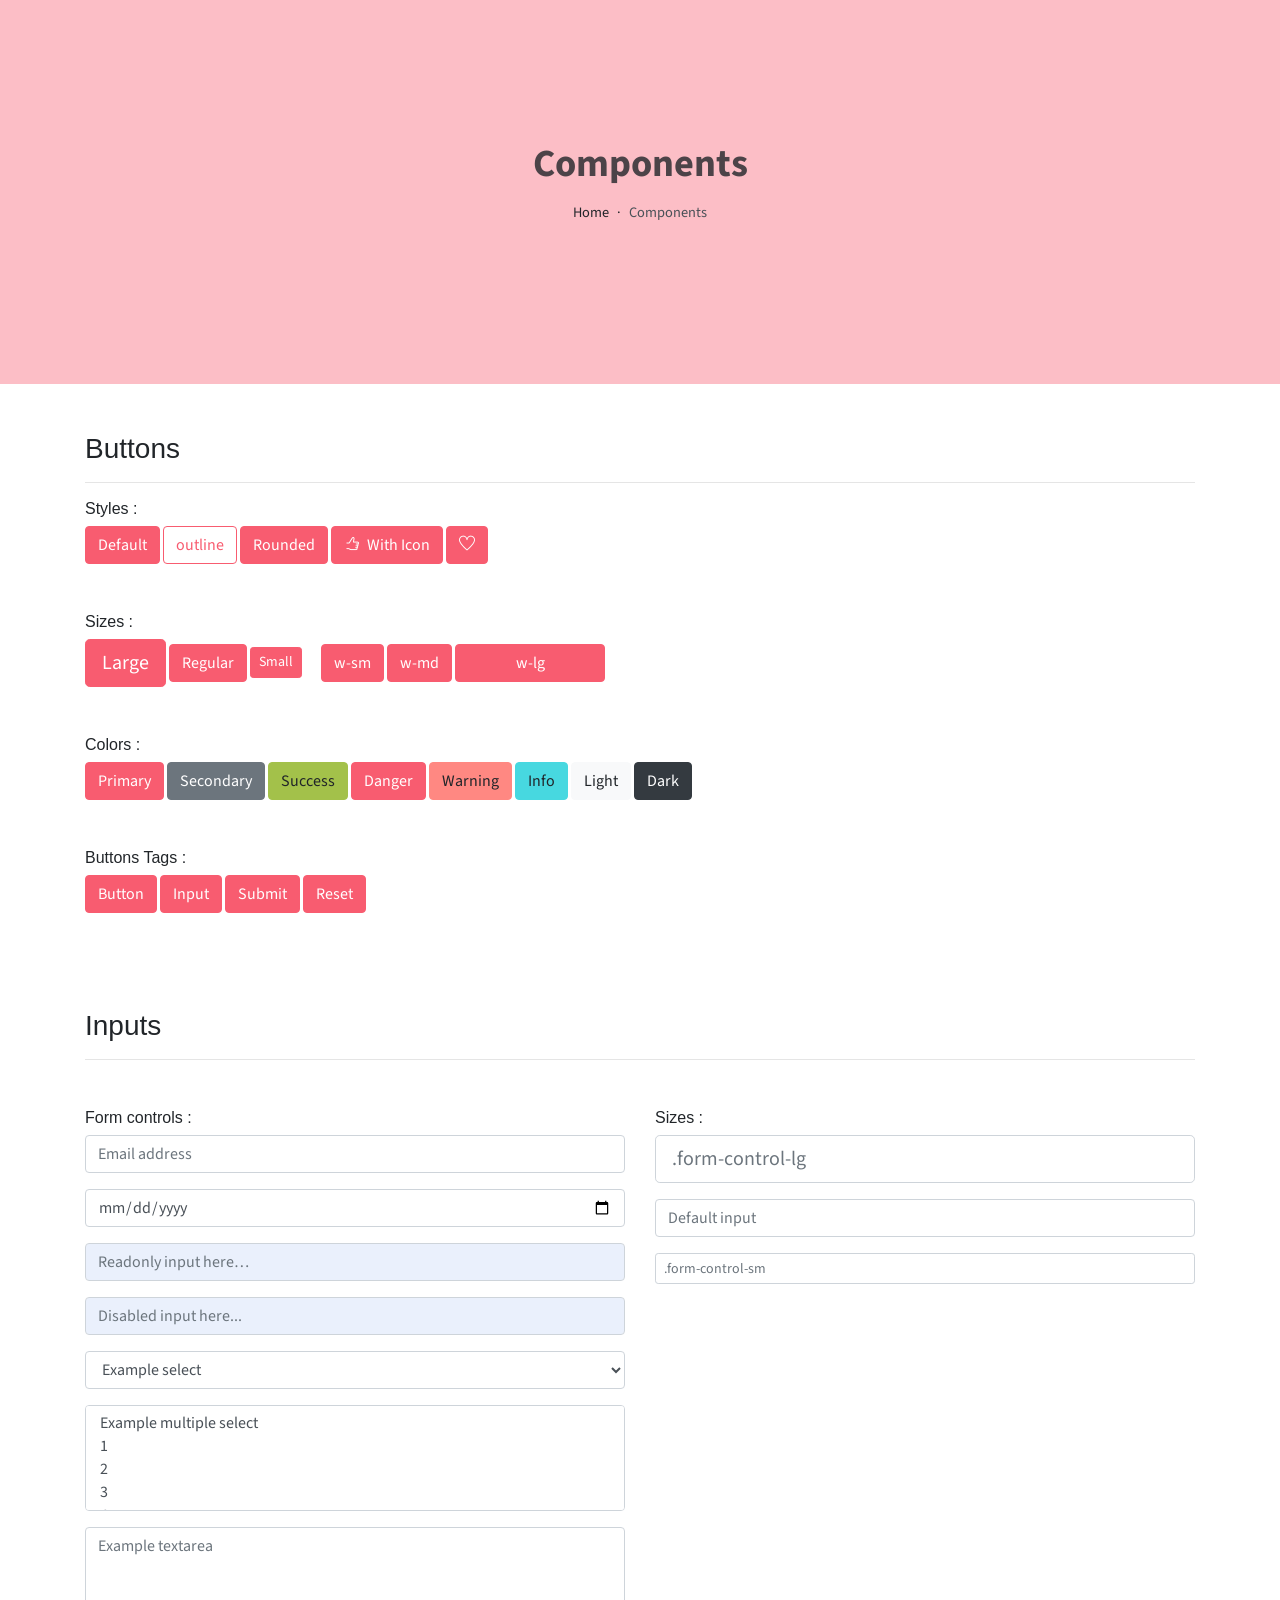
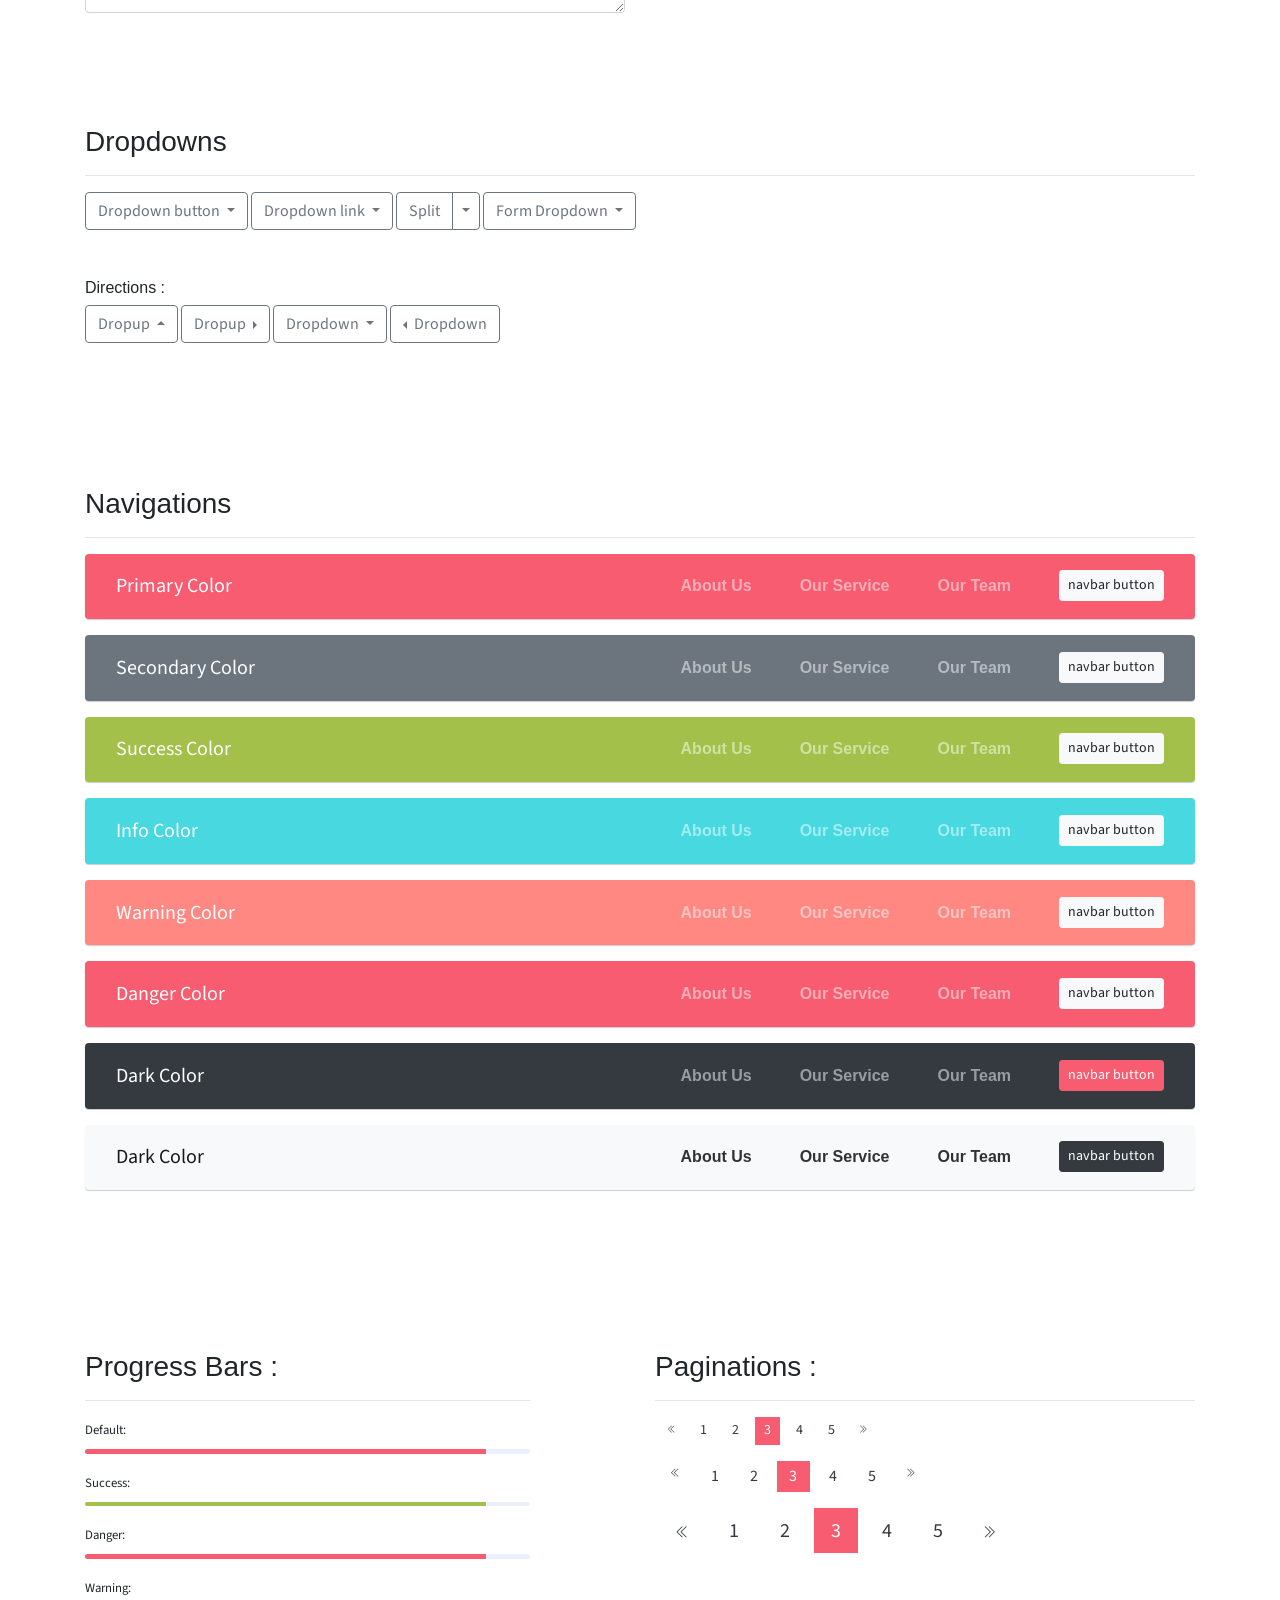
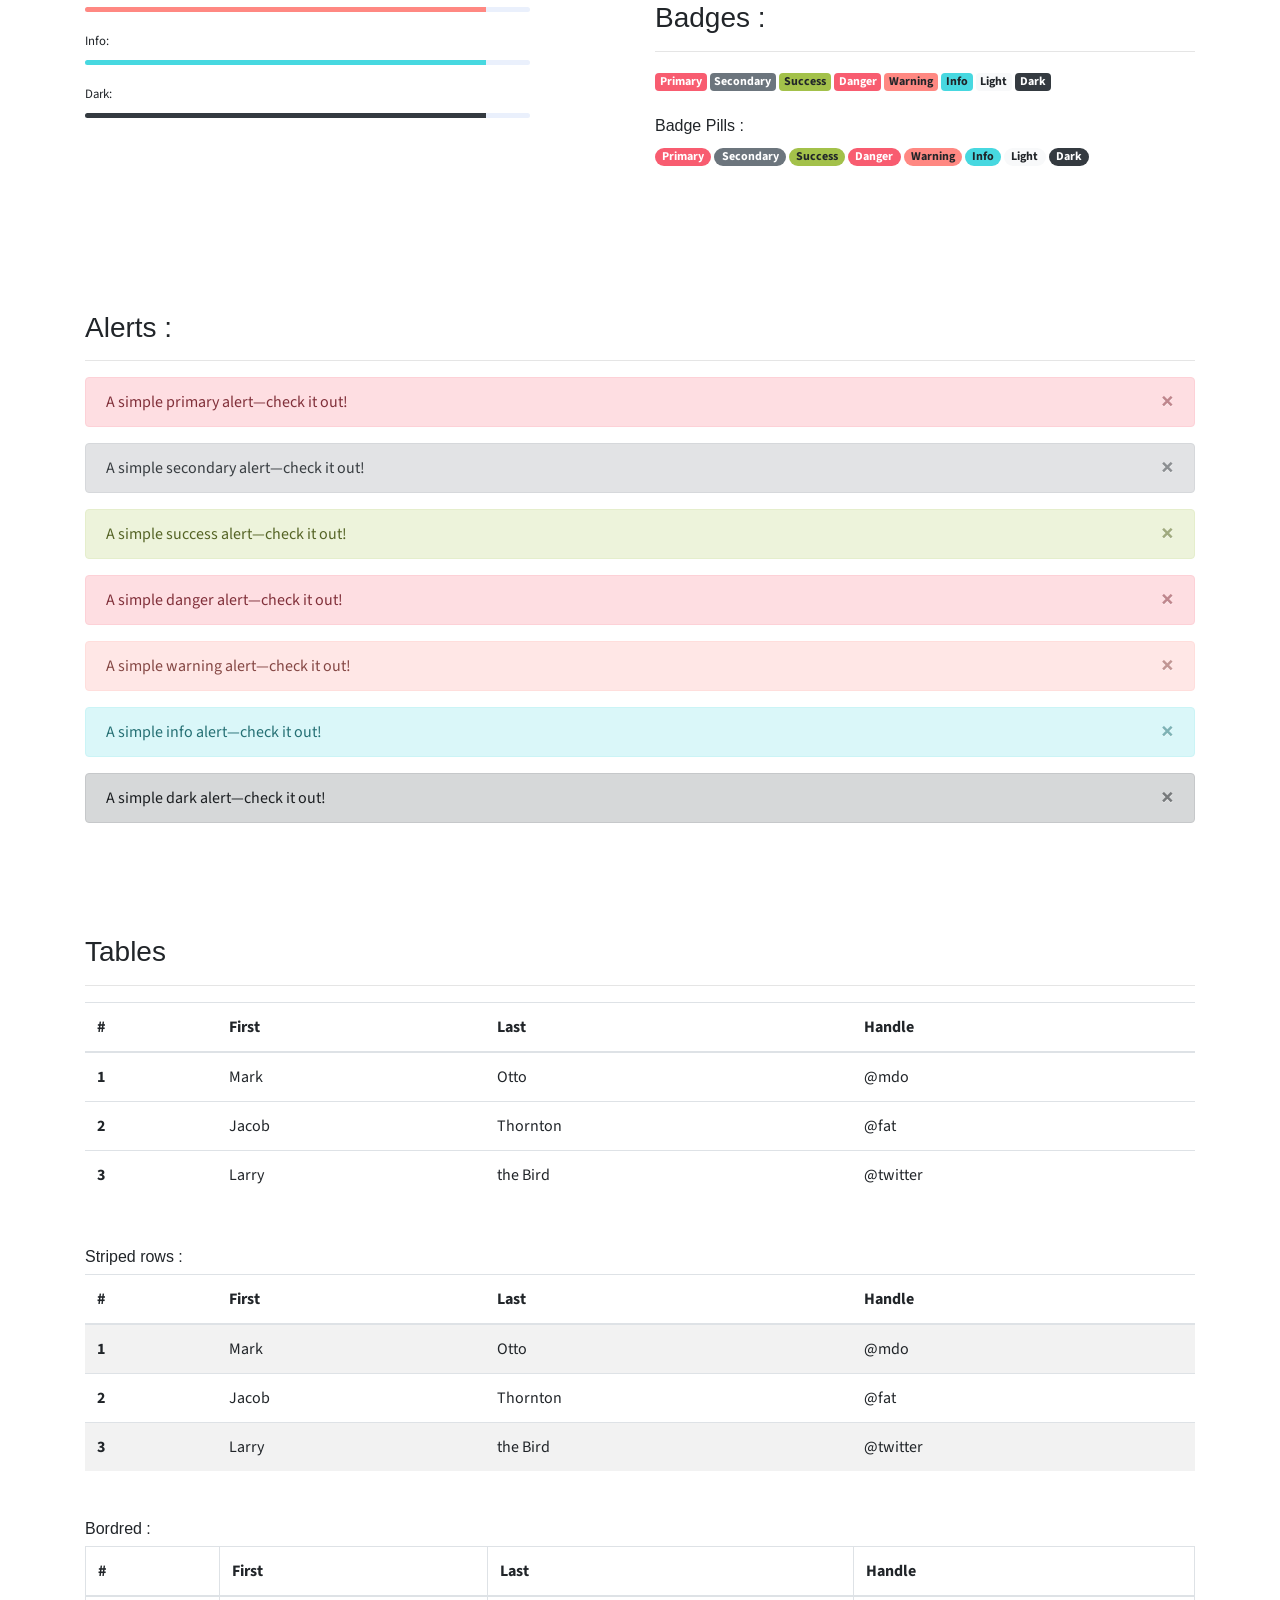
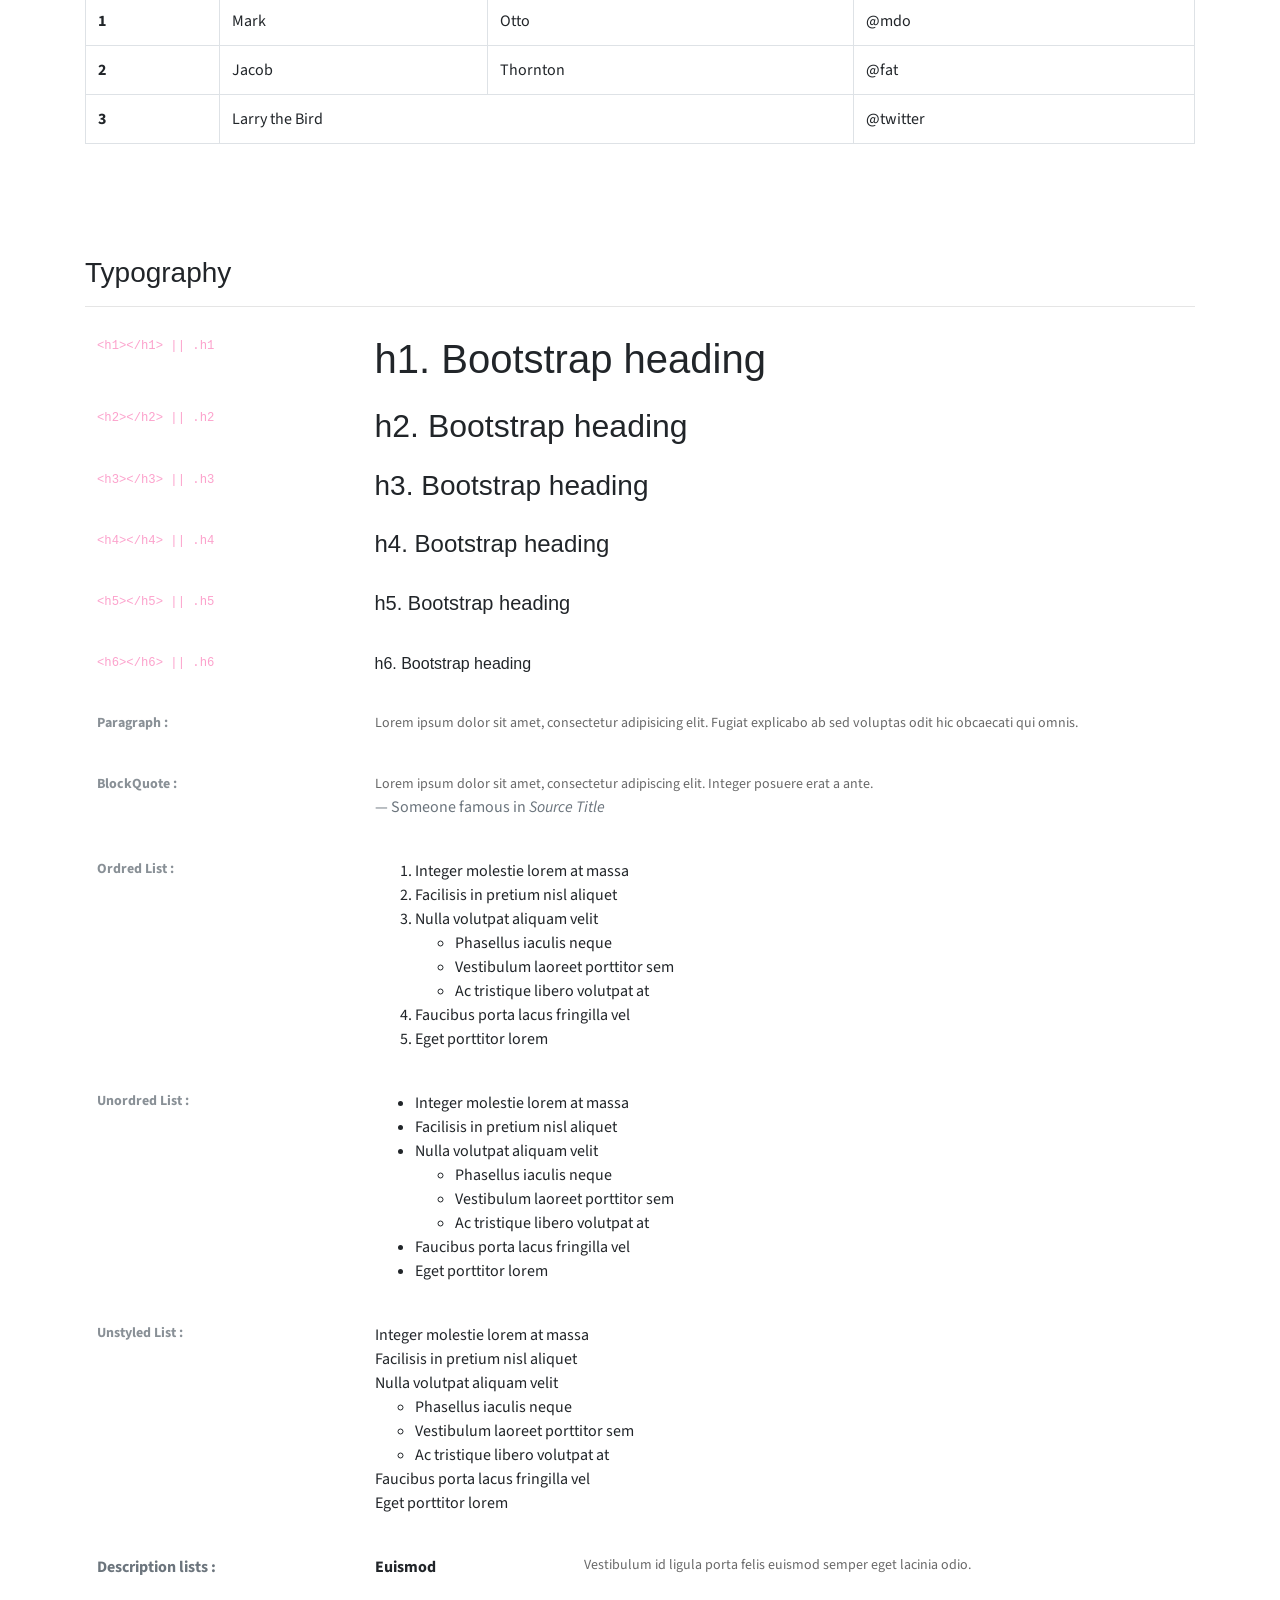
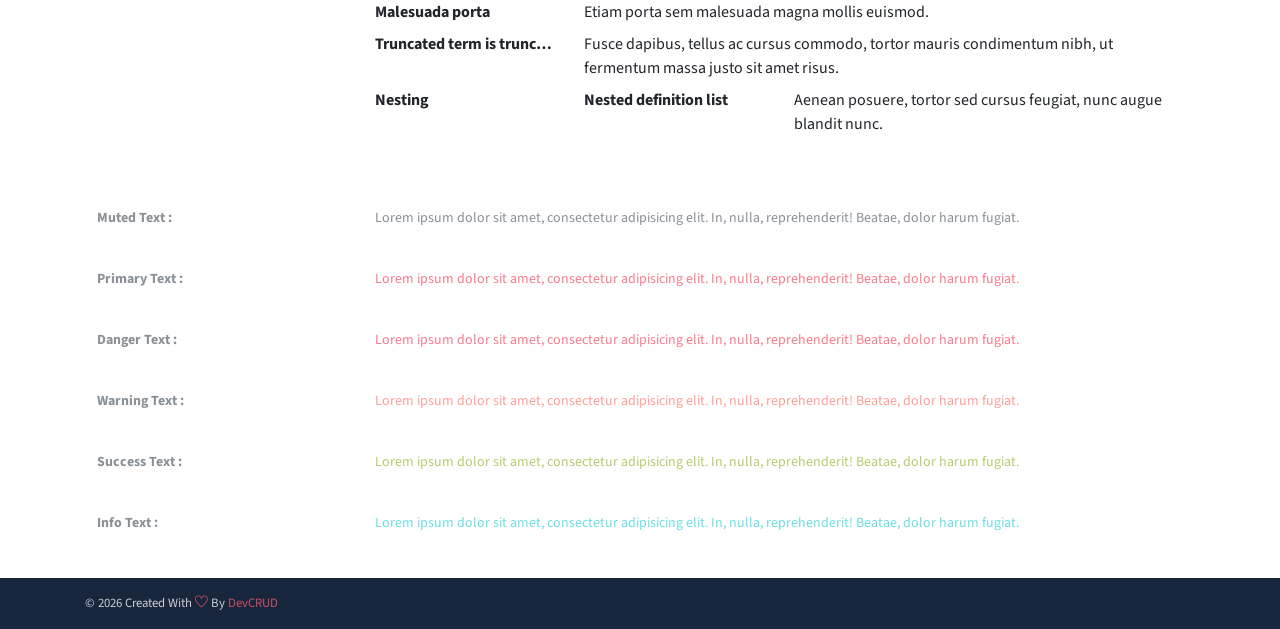
<file: public_html/components.html>
<!DOCTYPE html>
<html lang="en">
<head>
   <meta charset="utf-8">
   <meta name="viewport" content="width=device-width, initial-scale=1, shrink-to-fit=no">
   <meta name="description" content="Start your development with JohnDoe landing page.">
   <meta name="author" content="Devcrud">
   <title>JohnDoe Landing page | Components</title>
   <link rel="icon" href="assets/imgs/favicon.png" type="image/png">
   <!-- font icons -->
   <link rel="stylesheet" href="assets/vendors/themify-icons/css/themify-icons.css">
   <!-- Bootstrap + Steller  -->
   <link rel="stylesheet" href="assets/css/johndoe.css">
</head>
<body>

   <!-- Page Header -->
   <header class="header header-mini"> 
      <div class="header-title">Components</div> 
      <nav aria-label="breadcrumb">
         <ol class="breadcrumb">
            <li class="breadcrumb-item"><a href="/">Home</a></li>
            <li class="breadcrumb-item active" aria-current="page">Components</li>
         </ol>
      </nav>
   </header> <!-- End Of Page Header -->

   <!-- main content -->
   <div class="container">

      <!-- Buttons -->
      <h3 class="mt-5">Buttons</h3>
      <hr>
      <h6 class="section-secondary-title">Styles :</h6>
      <button class="btn btn-primary">Default</button>
      <button class="btn btn-outline-primary">outline</button>
      <button class="btn btn-primary rounded">Rounded</button>
      <button class="btn btn-primary rounded"><i class="ti-thumb-up pr-1"></i> With Icon</button>
      <button class="btn btn-primary circle"><i class="ti-heart"></i></button>

      <h6 class="section-secondary-title mt-5">Sizes :</h6>
      <button class="btn btn-primary btn-lg">Large</button>
      <button class="btn btn-primary ">Regular</button>
      <button class="btn btn-primary btn-sm">Small</button>
      <button class="btn btn-primary w-sm ml-3">w-sm</button>
      <button class="btn btn-primary w-md">w-md</button>
      <button class="btn btn-primary w-lg">w-lg</button>

      <h6 class="section-secondary-title mt-5">Colors :</h6>          
      <button type="button" class="btn btn-primary">Primary</button>
      <button type="button" class="btn btn-secondary">Secondary</button>
      <button type="button" class="btn btn-success">Success</button>
      <button type="button" class="btn btn-danger">Danger</button>
      <button type="button" class="btn btn-warning">Warning</button>
      <button type="button" class="btn btn-info">Info</button>
      <button type="button" class="btn btn-light">Light</button>
      <button type="button" class="btn btn-dark">Dark</button>

      <h6 class="section-secondary-title mt-5">Buttons Tags :</h6>
      <button class="btn btn-primary" type="submit">Button</button>
      <input class="btn btn-primary" type="button" value="Input">
      <input class="btn btn-primary" type="submit" value="Submit">
      <input class="btn btn-primary" type="reset" value="Reset">
      
      <!-- devider -->
      <div class="py-5"></div>

      <!-- Inputs -->
      <h3>Inputs</h3>
      <hr>
      <div class="row mt-5">
         <div class="col-md-6">
            <h6 class="section-secondary-title">Form controls :</h6>        
            <div class="form-group">
               <input type="email" class="form-control" id="exampleFormControlInput1" placeholder="Email address">
            </div>
            <div class="form-group">
               <input type="date" class="form-control" id="exampleFormControlInput1" placeholder="Date">
            </div>
            <div class="form-group">
               <input class="form-control" type="text" placeholder="Readonly input here…" readonly>
            </div>
            <div class="form-group">
               <input class="form-control" id="disabledInput" type="text" placeholder="Disabled input here..." disabled>
            </div>
            <div class="form-group">
               <select class="form-control" id="exampleFormControlSelect1">
                  <option>Example select</option>
                  <option>1</option>
                  <option>2</option>
                  <option>3</option>
                  <option>4</option>
                  <option>5</option>
               </select>
            </div>
            <div class="form-group">
               <select multiple class="form-control" id="exampleFormControlSelect2">
                  <option>Example multiple select</option>
                  <option>1</option>
                  <option>2</option>
                  <option>3</option>
                  <option>4</option>
                  <option>5</option>
               </select>
            </div>
            <div class="form-group">
               <textarea class="form-control" id="exampleFormControlTextarea1" rows="3" placeholder="Example textarea"></textarea>
            </div>
         </div>
         <div class="col-md-6">
            <h6 class="section-secondary-title">Sizes :</h6>    
            <div class="form-group">
               <input class="form-control form-control-lg" type="text" placeholder=".form-control-lg">             
            </div>
            <div class="form-group">
               <input class="form-control" type="text" placeholder="Default input">
            </div>
            <div class="form-group">
               <input class="form-control form-control-sm" type="text" placeholder=".form-control-sm"> 
            </div>
         </div>
      </div> <!-- end of inputs -->   

      <!-- devider -->
      <div class="py-5"></div>             

      <!-- Dropdowns -->
      <h3 class="components-section-title font-weight-normal">Dropdowns</h3>
      <hr>
      <div class="dropdown d-inline-block">
         <button class="btn btn-outline-secondary dropdown-toggle" type="button" id="dropdownMenuButton" data-toggle="dropdown" aria-haspopup="true" aria-expanded="false">
         Dropdown button
         </button>
         <div class="dropdown-menu" aria-labelledby="dropdownMenuButton">
         <a class="dropdown-item" href="#">Action</a>
         <a class="dropdown-item" href="#">Another action</a>
         <a class="dropdown-item" href="#">Something else here</a>
         </div>
      </div>
      <div class="dropdown d-inline-block">
         <a class="btn btn-outline-secondary dropdown-toggle" href="#" role="button" id="dropdownMenuLink" data-toggle="dropdown" aria-haspopup="true" aria-expanded="false">
            Dropdown link
         </a>
         <div class="dropdown-menu" aria-labelledby="dropdownMenuLink">
            <a class="dropdown-item" href="#">Action</a>
            <a class="dropdown-item" href="#">Another action</a>
            <a class="dropdown-item" href="#">Something else here</a>
         </div>
      </div>
      <div class="btn-group">
         <button type="button" class="btn btn-outline-secondary">Split</button>
         <button type="button" class="btn btn-outline-secondary dropdown-toggle dropdown-toggle-split" data-toggle="dropdown" aria-haspopup="true" aria-expanded="false">
         <span class="sr-only">Toggle Dropdown</span>
         </button>
         <div class="dropdown-menu">
            <a class="dropdown-item" href="#">Action</a>
            <a class="dropdown-item" href="#">Another action</a>
            <a class="dropdown-item" href="#">Something else here</a>
            <div class="dropdown-divider"></div>
            <a class="dropdown-item" href="#">Separated link</a>
         </div>
      </div>
      <div class="btn-group">
         <button class="btn btn-outline-secondary dropdown-toggle" type="button" id="dropdownMenuButton" data-toggle="dropdown" aria-haspopup="true" aria-expanded="false">
            Form Dropdown
         </button>
         <div class="dropdown-menu form">
            <form class="px-4 py-3">
               <div class="form-group">
                  <input type="email" class="form-control" id="exampleDropdownFormEmail1" placeholder="email@example.com">
               </div>
               <div class="form-group">
                  <input type="password" class="form-control" id="exampleDropdownFormPassword1" placeholder="Password">
               </div>
               <div class="form-check mb-3">
                  <input type="checkbox" class="form-check-input" id="dropdownCheck">
                  <label class="form-check-label" for="dropdownCheck">
                     Remember me
                  </label>
               </div>
               <button type="submit" class="btn btn-primary btn-block">Sign in</button>
            </form>
            <div class="dropdown-divider"></div>
            <a class="dropdown-item" href="#"><small>New around here? Sign up</small></a>
            <a class="dropdown-item" href="#"><small>Forgot password?</small></a>
         </div>
      </div>       
      <h6 class="section-secondary-title mt-5">Directions :</h6>  
      <div class="btn-group dropup">
         <button type="button" class="btn btn-outline-secondary dropdown-toggle" data-toggle="dropdown" aria-haspopup="true" aria-expanded="false">
            Dropup
         </button>
         <div class="dropdown-menu">
            <a class="dropdown-item" href="#">Action</a>
            <a class="dropdown-item" href="#">Another action</a>
            <a class="dropdown-item" href="#">Something else here</a>
            <div class="dropdown-divider"></div>
            <a class="dropdown-item" href="#">Separated link</a>
         </div>
      </div>
      <div class="btn-group dropright">
         <button type="button" class="btn btn-outline-secondary dropdown-toggle" data-toggle="dropdown" aria-haspopup="true" aria-expanded="false">
            Dropup
         </button>
         <div class="dropdown-menu">
            <a class="dropdown-item" href="#">Action</a>
            <a class="dropdown-item" href="#">Another action</a>
            <a class="dropdown-item" href="#">Something else here</a>
            <div class="dropdown-divider"></div>
            <a class="dropdown-item" href="#">Separated link</a>
         </div>
      </div>
      <div class="btn-group">
         <button type="button" class="btn btn-outline-secondary dropdown-toggle" data-toggle="dropdown" aria-haspopup="true" aria-expanded="false">
            Dropdown
         </button>
         <div class="dropdown-menu">
            <a class="dropdown-item" href="#">Action</a>
            <a class="dropdown-item" href="#">Another action</a>
            <a class="dropdown-item" href="#">Something else here</a>
            <div class="dropdown-divider"></div>
            <a class="dropdown-item" href="#">Separated link</a>
         </div>
      </div>
      <div class="btn-group dropleft">
         <button type="button" class="btn btn-outline-secondary dropdown-toggle" data-toggle="dropdown" aria-haspopup="true" aria-expanded="false">
            Dropdown
         </button>
         <div class="dropdown-menu">
            <a class="dropdown-item" href="#">Action</a>
            <a class="dropdown-item" href="#">Another action</a>
            <a class="dropdown-item" href="#">Something else here</a>
            <div class="dropdown-divider"></div>
            <a class="dropdown-item" href="#">Separated link</a>
         </div>
      </div> <!-- end of Dropdowns -->  

      <!-- devider -->
      <div class="py-5"></div>   

      <!-- navbars -->
      <h3 class="components-section-title font-weight-normal mt-5">Navigations</h3>
      <hr>
      <nav class="navbar navbar-expand-sm navbar-dark bg-primary rounded shadow mb-3">
         <div class="container">
            <a class="navbar-brand" href="#">Primary Color</a>
            <button class="navbar-toggler ml-auto" type="button" data-toggle="collapse" data-target="#navbarSupportedContent" aria-controls="navbarSupportedContent" aria-expanded="false" aria-label="Toggle navigation">
            <span class="navbar-toggler-icon"></span>
            </button>
            <div class="collapse navbar-collapse" id="navbarSupportedContent">
               <ul class="navbar-nav ml-auto"> 
                  <li class="nav-item">
                     <a class="nav-link" href="#about">About Us</a>
                  </li>
                  <li class="nav-item">
                     <a class="nav-link" href="#service">Our Service</a>
                  </li>
                  <li class="nav-item">
                     <a class="nav-link" href="#team">Our Team</a>
                  </li>
                  <li class="nav-item">
                     <a href="#book-table" class="ml-4 mt-1 btn btn-light btn-sm">navbar button</a>
                  </li>
               </ul>                       
            </div>
         </div>
      </nav>
      <nav class="navbar navbar-expand-sm navbar-dark bg-secondary rounded shadow mb-3">
         <div class="container">
            <a class="navbar-brand" href="#">Secondary Color</a>
            <button class="navbar-toggler ml-auto" type="button" data-toggle="collapse" data-target="#navbarSupportedContent" aria-controls="navbarSupportedContent" aria-expanded="false" aria-label="Toggle navigation">
            <span class="navbar-toggler-icon"></span>
            </button>
            <div class="collapse navbar-collapse" id="navbarSupportedContent">
               <ul class="navbar-nav ml-auto"> 
                  <li class="nav-item">
                     <a class="nav-link" href="#about">About Us</a>
                  </li>
                  <li class="nav-item">
                     <a class="nav-link" href="#service">Our Service</a>
                  </li>
                  <li class="nav-item">
                     <a class="nav-link" href="#team">Our Team</a>
                  </li>
                  <li class="nav-item">
                     <a href="#book-table" class="ml-4 mt-1 btn btn-light btn-sm">navbar button</a>
                  </li>
               </ul>                       
            </div>
         </div>
      </nav>
      <nav class="navbar navbar-expand-sm navbar-dark bg-success rounded shadow mb-3">
         <div class="container">
            <a class="navbar-brand" href="#">Success Color</a>
            <button class="navbar-toggler ml-auto" type="button" data-toggle="collapse" data-target="#navbarSupportedContent" aria-controls="navbarSupportedContent" aria-expanded="false" aria-label="Toggle navigation">
            <span class="navbar-toggler-icon"></span>
            </button>
            <div class="collapse navbar-collapse" id="navbarSupportedContent">
               <ul class="navbar-nav ml-auto"> 
                  <li class="nav-item">
                     <a class="nav-link" href="#about">About Us</a>
                  </li>
                  <li class="nav-item">
                     <a class="nav-link" href="#service">Our Service</a>
                  </li>
                  <li class="nav-item">
                     <a class="nav-link" href="#team">Our Team</a>
                  </li>
                  <li class="nav-item">
                     <a href="#book-table" class="ml-4 mt-1 btn btn-light btn-sm">navbar button</a>
                  </li>
               </ul>                       
            </div>
         </div>
      </nav>
      <nav class="navbar navbar-expand-sm navbar-dark bg-info rounded shadow mb-3">
         <div class="container">
            <a class="navbar-brand" href="#">Info Color</a>
            <button class="navbar-toggler ml-auto" type="button" data-toggle="collapse" data-target="#navbarSupportedContent" aria-controls="navbarSupportedContent" aria-expanded="false" aria-label="Toggle navigation">
            <span class="navbar-toggler-icon"></span>
            </button>
            <div class="collapse navbar-collapse" id="navbarSupportedContent">
               <ul class="navbar-nav ml-auto"> 
                  <li class="nav-item">
                     <a class="nav-link" href="#about">About Us</a>
                  </li>
                  <li class="nav-item">
                     <a class="nav-link" href="#service">Our Service</a>
                  </li>
                  <li class="nav-item">
                     <a class="nav-link" href="#team">Our Team</a>
                  </li>
                  <li class="nav-item">
                     <a href="#book-table" class="ml-4 mt-1 btn btn-light btn-sm">navbar button</a>
                  </li>
               </ul>                       
            </div>
         </div>
      </nav>
      <nav class="navbar navbar-expand-sm navbar-dark bg-warning rounded shadow mb-3">
         <div class="container">
            <a class="navbar-brand" href="#">Warning Color</a>
            <button class="navbar-toggler ml-auto" type="button" data-toggle="collapse" data-target="#navbarSupportedContent" aria-controls="navbarSupportedContent" aria-expanded="false" aria-label="Toggle navigation">
            <span class="navbar-toggler-icon"></span>
            </button>
            <div class="collapse navbar-collapse" id="navbarSupportedContent">
               <ul class="navbar-nav ml-auto"> 
                  <li class="nav-item">
                     <a class="nav-link" href="#about">About Us</a>
                  </li>
                  <li class="nav-item">
                     <a class="nav-link" href="#service">Our Service</a>
                  </li>
                  <li class="nav-item">
                     <a class="nav-link" href="#team">Our Team</a>
                  </li>
                  <li class="nav-item">
                     <a href="#book-table" class="ml-4 mt-1 btn btn-light btn-sm">navbar button</a>
                  </li>
               </ul>                       
            </div>
         </div>
      </nav>
      <nav class="navbar navbar-expand-sm navbar-dark bg-danger rounded shadow mb-3">
         <div class="container">
            <a class="navbar-brand" href="#">Danger Color</a>
            <button class="navbar-toggler ml-auto" type="button" data-toggle="collapse" data-target="#navbarSupportedContent" aria-controls="navbarSupportedContent" aria-expanded="false" aria-label="Toggle navigation">
            <span class="navbar-toggler-icon"></span>
            </button>
            <div class="collapse navbar-collapse" id="navbarSupportedContent">
               <ul class="navbar-nav ml-auto"> 
                  <li class="nav-item">
                     <a class="nav-link" href="#about">About Us</a>
                  </li>
                  <li class="nav-item">
                     <a class="nav-link" href="#service">Our Service</a>
                  </li>
                  <li class="nav-item">
                     <a class="nav-link" href="#team">Our Team</a>
                  </li>
                  <li class="nav-item">
                     <a href="#book-table" class="ml-4 mt-1 btn btn-light btn-sm">navbar button</a>
                  </li>
               </ul>                       
            </div>
         </div>
      </nav>
      <nav class="navbar navbar-expand-sm navbar-dark bg-dark rounded shadow mb-3">
         <div class="container">
            <a class="navbar-brand" href="#">Dark Color</a>
            <button class="navbar-toggler ml-auto" type="button" data-toggle="collapse" data-target="#navbarSupportedContent" aria-controls="navbarSupportedContent" aria-expanded="false" aria-label="Toggle navigation">
            <span class="navbar-toggler-icon"></span>
            </button>
            <div class="collapse navbar-collapse" id="navbarSupportedContent">
               <ul class="navbar-nav ml-auto"> 
                  <li class="nav-item">
                     <a class="nav-link" href="#about">About Us</a>
                  </li>
                  <li class="nav-item">
                     <a class="nav-link" href="#service">Our Service</a>
                  </li>
                  <li class="nav-item">
                     <a class="nav-link" href="#team">Our Team</a>
                  </li>
                  <li class="nav-item">
                     <a href="#book-table" class="ml-4 mt-1 btn btn-primary btn-sm">navbar button</a>
                  </li>
               </ul>                       
            </div>
         </div>
      </nav>
      <nav class="navbar navbar-expand-sm navbar-light bg-light rounded shadow mb-3">
         <div class="container">
            <a class="navbar-brand" href="#">Dark Color</a>
            <button class="navbar-toggler ml-auto" type="button" data-toggle="collapse" data-target="#navbarSupportedContent" aria-controls="navbarSupportedContent" aria-expanded="false" aria-label="Toggle navigation">
            <span class="navbar-toggler-icon"></span>
            </button>
            <div class="collapse navbar-collapse" id="navbarSupportedContent">
               <ul class="navbar-nav ml-auto"> 
                  <li class="nav-item">
                     <a class="nav-link" href="#about">About Us</a>
                  </li>
                  <li class="nav-item">
                     <a class="nav-link" href="#service">Our Service</a>
                  </li>
                  <li class="nav-item">
                     <a class="nav-link" href="#team">Our Team</a>
                  </li>
                  <li class="nav-item">
                     <a href="#book-table" class="ml-4 mt-1 btn btn-dark btn-sm">navbar button</a>
                  </li>
               </ul>                       
            </div>
         </div>
      </nav>
      <!-- End of navbars -->

      <!-- devider -->
      <div class="py-5"></div>   
      
      <!-- progress bars -->
      <div class="row justify-content-between">
         <div class="col-md-5">
            <h3 class="components-section-title font-weight-normal mt-5">Progress Bars :</h3>
            <hr>
            <small>Default: </small>
            <div class="progress mt-2 mb-3">
               <div class="progress-bar" role="progressbar" style="width: 90%" aria-valuenow="25" aria-valuemin="0" aria-valuemax="100"></div>
            </div>
            <small>Success:</small>
            <div class="progress mt-2 mb-3">
               <div class="progress-bar bg-success" role="progressbar" style="width: 90%" aria-valuenow="25" aria-valuemin="0" aria-valuemax="100"></div>
            </div>
            <small>Danger:</small>
            <div class="progress mt-2 mb-3">
               <div class="progress-bar bg-danger" role="progressbar" style="width: 90%" aria-valuenow="25" aria-valuemin="0" aria-valuemax="100"></div>
            </div>
            <small>Warning:</small>
            <div class="progress mt-2 mb-3">
               <div class="progress-bar bg-warning" role="progressbar" style="width: 90%" aria-valuenow="25" aria-valuemin="0" aria-valuemax="100"></div>
            </div>
            <small>Info:</small>
            <div class="progress mt-2 mb-3">
               <div class="progress-bar bg-info" role="progressbar" style="width: 90%" aria-valuenow="25" aria-valuemin="0" aria-valuemax="100"></div>
            </div>
            <small>Dark:</small>
            <div class="progress mt-2 mb-3">
               <div class="progress-bar bg-dark" role="progressbar" style="width: 90%" aria-valuenow="25" aria-valuemin="0" aria-valuemax="100"></div>
            </div>
         </div>
         <div class="col-md-6">
            <h3 class="components-section-title font-weight-normal mt-5">Paginations :</h3>
            <hr>
            <nav aria-label="Page navigation example">
               <ul class="pagination pagination-sm">
                  <li class="page-item"><a class="page-link" href="#"><i class="ti-angle-double-left"></i></a></li>
                  <li class="page-item"><a class="page-link" href="#">1</a></li>
                  <li class="page-item"><a class="page-link" href="#">2</a></li>
                  <li class="page-item active"><a class="page-link" href="#">3</a></li>
                  <li class="page-item"><a class="page-link" href="#">4</a></li>
                  <li class="page-item"><a class="page-link" href="#">5</a></li>
                  <li class="page-item"><a class="page-link" href="#"><i class="ti-angle-double-right"></i></a></li>
               </ul>
            </nav>
            <nav aria-label="Page navigation example">
               <ul class="pagination">
               <li class="page-item"><a class="page-link" href="#"><i class="ti-angle-double-left"></i></a></li>
                  <li class="page-item"><a class="page-link" href="#">1</a></li>
                  <li class="page-item"><a class="page-link" href="#">2</a></li>
                  <li class="page-item active"><a class="page-link" href="#">3</a></li>
                  <li class="page-item"><a class="page-link" href="#">4</a></li>
                  <li class="page-item"><a class="page-link" href="#">5</a></li>
                  <li class="page-item"><a class="page-link" href="#"><i class="ti-angle-double-right"></i></a></li>
               </ul>
            </nav>
            <nav aria-label="Page navigation example">
               <ul class="pagination pagination-lg">
                  <li class="page-item"><a class="page-link" href="#"><i class="ti-angle-double-left"></i></a></li>
                  <li class="page-item"><a class="page-link" href="#">1</a></li>
                  <li class="page-item"><a class="page-link" href="#">2</a></li>
                  <li class="page-item active"><a class="page-link" href="#">3</a></li>
                  <li class="page-item"><a class="page-link" href="#">4</a></li>
                  <li class="page-item"><a class="page-link" href="#">5</a></li>
                  <li class="page-item"><a class="page-link" href="#"><i class="ti-angle-double-right"></i></a></li>
               </ul>
            </nav>

            <!-- Badges -->
            <h3 class="components-section-title font-weight-normal mt-5">Badges :</h3>
            <hr>
            <span class="badge badge-primary">Primary</span>
            <span class="badge badge-secondary">Secondary</span>
            <span class="badge badge-success">Success</span>
            <span class="badge badge-danger">Danger</span>
            <span class="badge badge-warning">Warning</span>
            <span class="badge badge-info">Info</span>
            <span class="badge badge-light">Light</span>
            <span class="badge badge-dark">Dark</span>
            <h6 class="section-secondary-title mt-4 mb-2">Badge Pills :</h6>
            <span class="badge badge-pill badge-primary">Primary</span>
            <span class="badge badge-pill badge-secondary">Secondary</span>
            <span class="badge badge-pill badge-success">Success</span>
            <span class="badge badge-pill badge-danger">Danger</span>
            <span class="badge badge-pill badge-warning">Warning</span>
            <span class="badge badge-pill badge-info">Info</span>
            <span class="badge badge-pill badge-light">Light</span>
            <span class="badge badge-pill badge-dark">Dark</span>
         </div>
      </div> <!-- End of Progress bars -->

      <!-- devider -->
      <div class="py-5"></div>  

      <!-- Alerts -->
      <h3 class="components-section-title font-weight-normal mt-5">Alerts :</h3>
      <hr>
      <div class="alert alert-primary alert-dismissible fade show" role="alert">
         A simple primary alert—check it out!
         <button type="button" class="close" data-dismiss="alert" aria-label="Close">
            <span aria-hidden="true">&times;</span>
         </button>
      </div>
      <div class="alert alert-secondary alert-dismissible fade show" role="alert">
         A simple secondary alert—check it out!
         <button type="button" class="close" data-dismiss="alert" aria-label="Close">
            <span aria-hidden="true">&times;</span>
         </button>
      </div>
      <div class="alert alert-success alert-dismissible fade show" role="alert">
         A simple success alert—check it out!
         <button type="button" class="close" data-dismiss="alert" aria-label="Close">
            <span aria-hidden="true">&times;</span>
         </button>
      </div>
      <div class="alert alert-danger alert-dismissible fade show" role="alert">
         A simple danger alert—check it out!
         <button type="button" class="close" data-dismiss="alert" aria-label="Close">
            <span aria-hidden="true">&times;</span>
         </button>
      </div>
      <div class="alert alert-warning alert-dismissible fade show" role="alert">
         A simple warning alert—check it out!
         <button type="button" class="close" data-dismiss="alert" aria-label="Close">
            <span aria-hidden="true">&times;</span>
         </button>
      </div>
      <div class="alert alert-info alert-dismissible fade show" role="alert">
         A simple info alert—check it out!
         <button type="button" class="close" data-dismiss="alert" aria-label="Close">
            <span aria-hidden="true">&times;</span>
         </button>
      </div>
      <div class="alert alert-dark alert-dismissible fade show" role="alert">
         A simple dark alert—check it out!
         <button type="button" class="close" data-dismiss="alert" aria-label="Close">
            <span aria-hidden="true">&times;</span>
         </button>
      </div>
      <!-- end of alerts -->

      <!-- devider -->
      <div class="py-5"></div> 
   
      <!-- tables -->
      <h3 class="components-section-title">Tables</h3>
      <hr>
      <table class="table">
         <thead>
            <tr>
               <th scope="col">#</th>
               <th scope="col">First</th>
               <th scope="col">Last</th>
               <th scope="col">Handle</th>
            </tr>
         </thead>
         <tbody>
            <tr>
               <th scope="row">1</th>
               <td>Mark</td>
               <td>Otto</td>
               <td>@mdo</td>
            </tr>
            <tr>
               <th scope="row">2</th>
               <td>Jacob</td>
               <td>Thornton</td>
               <td>@fat</td>
            </tr>
            <tr>
               <th scope="row">3</th>
               <td>Larry</td>
               <td>the Bird</td>
               <td>@twitter</td>
            </tr>
         </tbody>
      </table>

      <h6 class="section-secondary-title mt-5">Striped rows :</h6>
      <table class="table table-striped">
         <thead>
            <tr>
               <th scope="col">#</th>
               <th scope="col">First</th>
               <th scope="col">Last</th>
               <th scope="col">Handle</th>
            </tr>
         </thead>
         <tbody>
            <tr>
               <th scope="row">1</th>
               <td>Mark</td>
               <td>Otto</td>
               <td>@mdo</td>
            </tr>
            <tr>
               <th scope="row">2</th>
               <td>Jacob</td>
               <td>Thornton</td>
               <td>@fat</td>
            </tr>
            <tr>
               <th scope="row">3</th>
               <td>Larry</td>
               <td>the Bird</td>
               <td>@twitter</td>
            </tr>
         </tbody>
      </table>

      <h6 class="section-secondary-title mt-5">Bordred :</h6>
      <table class="table table-bordered">
         <thead>
            <tr>
               <th scope="col">#</th>
               <th scope="col">First</th>
               <th scope="col">Last</th>
               <th scope="col">Handle</th>
            </tr>
         </thead>
         <tbody>
            <tr>
               <th scope="row">1</th>
               <td>Mark</td>
               <td>Otto</td>
               <td>@mdo</td>
            </tr>
            <tr>
               <th scope="row">2</th>
               <td>Jacob</td>
               <td>Thornton</td>
               <td>@fat</td>
            </tr>
            <tr>
               <th scope="row">3</th>
               <td colspan="2">Larry the Bird</td>
               <td>@twitter</td>
            </tr>
         </tbody>
      </table>
      <!-- end of tables -->

      <!-- devider -->
      <div class="py-5"></div> 

      <!-- typography -->
      <h3 class="components-section-title">Typography</h3>
      <hr>
     
      <table class="table table-borderless v-align-center">
         <tbody>
            <tr>
               <td>
                  <p><code class="highlighter-rouge">&lt;h1&gt;&lt;/h1&gt; || .h1</code></p>
               </td>
               <td class="w-75"><span class="h1">h1. Bootstrap heading</span></td>
            </tr>
            <tr>
               <td>
                  <p><code class="highlighter-rouge">&lt;h2&gt;&lt;/h2&gt; || .h2</code></p>
               </td>
               <td><span class="h2">h2. Bootstrap heading</span></td>
            </tr>
            <tr>
               <td>
                  <p><code class="highlighter-rouge">&lt;h3&gt;&lt;/h3&gt; || .h3</code></p>
               </td>
               <td><span class="h3">h3. Bootstrap heading</span></td>
            </tr>
            <tr>
               <td>
                  <p><code class="highlighter-rouge">&lt;h4&gt;&lt;/h4&gt; || .h4</code></p>
               </td>
               <td><span class="h4">h4. Bootstrap heading</span></td>
            </tr>
            <tr>
               <td>
                  <p><code class="highlighter-rouge">&lt;h5&gt;&lt;/h5&gt; || .h5</code></p>
               </td>
               <td><span class="h5">h5. Bootstrap heading</span></td>
            </tr>
            <tr>
               <td>
                  <p><code class="highlighter-rouge">&lt;h6&gt;&lt;/h6&gt; || .h6</code></p>
               </td>
               <td><span class="h6">h6. Bootstrap heading</span></td>
            </tr>
            <tr>
               <td>
                  <p class="font-weight-bold text-muted">Paragraph :</p>
               </td>
               <td><p>Lorem ipsum dolor sit amet, consectetur adipisicing elit. Fugiat explicabo ab sed voluptas odit hic obcaecati qui omnis.</p></td>
            </tr>
            <tr>
               <td>
                  <p class="font-weight-bold text-muted">BlockQuote :</p>
               </td>
               <td>
                  <blockquote class="blockquote">
                     <p class="mb-0">Lorem ipsum dolor sit amet, consectetur adipiscing elit. Integer posuere erat a ante.</p>
                     <footer class="blockquote-footer">Someone famous in <cite title="Source Title">Source Title</cite></footer>
                  </blockquote>
               </td>
            </tr>

            
            <tr>
               <td><p class="font-weight-bold text-muted">Ordred List :</p></td>
               <td>
                  <ol>
                     <li>Integer molestie lorem at massa</li>
                     <li>Facilisis in pretium nisl aliquet</li>
                     <li>Nulla volutpat aliquam velit
                        <ul>
                           <li>Phasellus iaculis neque</li>
                           <li>Vestibulum laoreet porttitor sem</li>
                           <li>Ac tristique libero volutpat at</li>
                        </ul>
                     </li>
                     <li>Faucibus porta lacus fringilla vel</li>
                     <li>Eget porttitor lorem</li>
                  </ol>
               </td>
            </tr>
            <tr>
               <td><p class="font-weight-bold text-muted">Unordred List :</p></td>
               <td>
                  <ul >
                     <li>Integer molestie lorem at massa</li>
                     <li>Facilisis in pretium nisl aliquet</li>
                     <li>Nulla volutpat aliquam velit
                        <ul>
                           <li>Phasellus iaculis neque</li>
                           <li>Vestibulum laoreet porttitor sem</li>
                           <li>Ac tristique libero volutpat at</li>
                        </ul>
                     </li>
                     <li>Faucibus porta lacus fringilla vel</li>
                     <li>Eget porttitor lorem</li>
                  </ul>
               </td>
            </tr>
            <tr>
               <td><p class="font-weight-bold text-muted">Unstyled List :</p></td>
               <td>
                  <ul class="list-unstyled">
                     <li>Integer molestie lorem at massa</li>
                     <li>Facilisis in pretium nisl aliquet</li>
                     <li>Nulla volutpat aliquam velit
                        <ul>
                           <li>Phasellus iaculis neque</li>
                           <li>Vestibulum laoreet porttitor sem</li>
                           <li>Ac tristique libero volutpat at</li>
                        </ul>
                     </li>
                     <li>Faucibus porta lacus fringilla vel</li>
                     <li>Eget porttitor lorem</li>
                  </ul>
               </td>
            </tr>
            <tr>
               <td class="font-weight-bold text-muted">Description lists : </td>
               <td>
                  <dl class="row">
                     <dt class="col-sm-3">Euismod</dt>
                     <dd class="col-sm-9">
                        <p>Vestibulum id ligula porta felis euismod semper eget lacinia odio.</p>
                     </dd>

                     <dt class="col-sm-3">Malesuada porta</dt>
                     <dd class="col-sm-9">Etiam porta sem malesuada magna mollis euismod.</dd>

                     <dt class="col-sm-3 text-truncate">Truncated term is truncated</dt>
                     <dd class="col-sm-9">Fusce dapibus, tellus ac cursus commodo, tortor mauris condimentum nibh, ut fermentum massa justo sit amet risus.</dd>

                     <dt class="col-sm-3">Nesting</dt>
                     <dd class="col-sm-9">
                        <dl class="row">
                           <dt class="col-sm-4">Nested definition list</dt>
                           <dd class="col-sm-8">Aenean posuere, tortor sed cursus feugiat, nunc augue blandit nunc.</dd>
                        </dl>
                     </dd>
                  </dl>
               </td>
            </tr>
            <tr>
               <td>
                  <p class="font-weight-bold text-muted">Muted Text :</p>
               </td>
               <td>
                  <p class="text-muted">Lorem ipsum dolor sit amet, consectetur adipisicing elit. In, nulla, reprehenderit! Beatae, dolor harum fugiat.</p>
               </td>
            </tr>
            <tr>
               <td>
                  <p class="font-weight-bold text-muted">Primary Text :</p>
               </td>
               <td>
                  <p class="text-primary">Lorem ipsum dolor sit amet, consectetur adipisicing elit. In, nulla, reprehenderit! Beatae, dolor harum fugiat.</p>
               </td>
            </tr>
            <tr>
               <td>
                  <p class="font-weight-bold text-muted">Danger Text :</p>
               </td>
               <td>
                  <p class="text-danger">Lorem ipsum dolor sit amet, consectetur adipisicing elit. In, nulla, reprehenderit! Beatae, dolor harum fugiat.</p>
               </td>
            </tr>
            <tr>
               <td>
                  <p class="font-weight-bold text-muted">Warning Text :</p>
               </td>
               <td>
                  <p class="text-warning">Lorem ipsum dolor sit amet, consectetur adipisicing elit. In, nulla, reprehenderit! Beatae, dolor harum fugiat.</p>
               </td>
            </tr>
            <tr>
               <td>
                  <p class="font-weight-bold text-muted">Success Text :</p>
               </td>
               <td>
                  <p class="text-success">Lorem ipsum dolor sit amet, consectetur adipisicing elit. In, nulla, reprehenderit! Beatae, dolor harum fugiat.</p>
               </td>
            </tr>
            <tr>
               <td>
                  <p class="font-weight-bold text-muted">Info Text :</p>
               </td>
               <td>
                  <p class="text-info">Lorem ipsum dolor sit amet, consectetur adipisicing elit. In, nulla, reprehenderit! Beatae, dolor harum fugiat.</p>
               </td>
            </tr>
         </tbody>
      </table>
   </div>
   <!-- end of typography -->

   <!-- Page Footer -->
   <footer class="footer py-3">
        <div class="container">
            <p class="small mb-0 text-light">
                &copy; <script>document.write(new Date().getFullYear())</script> Created With <i class="ti-heart text-danger"></i> By <a href="http://devcrud.com" target="_blank"><span class="text-danger" title="Bootstrap 4 Themes and Dashboards">DevCRUD</span></a> 
            </p>
        </div>
    </footer>
   <!-- End of Page Footer -->  
   
   <!-- core  -->
   <script src="assets/vendors/jquery/jquery-3.4.1.js"></script>
   <script src="assets/vendors/bootstrap/bootstrap.bundle.js"></script>

</body>
</html>
</file>
<file: assets/vendors/themify-icons/css/themify-icons.css>
@font-face {
	font-family: 'themify';
	src:url("../fonts/themify.eot?-fvbane");
	src:url("../fonts/themify.eot?#iefix-fvbane") format("embedded-opentype"),
		url("../fonts/themify.woff?-fvbane") format("woff"),
		url("../fonts/themify.ttf?-fvbane") format("truetype"),
		url("../fonts/themify.svg?-fvbane#themify") format("svg");
	font-weight: normal;
	font-style: normal;
}

[class^="ti-"], [class*=" ti-"] {
	font-family: 'themify';
	speak: none;
	font-style: normal;
	font-weight: normal;
	font-variant: normal;
	text-transform: none;
	line-height: 1;

	/* Better Font Rendering =========== */
	-webkit-font-smoothing: antialiased;
	-moz-osx-font-smoothing: grayscale;
}

.ti-wand:before {
	content: "\e600";
}
.ti-volume:before {
	content: "\e601";
}
.ti-user:before {
	content: "\e602";
}
.ti-unlock:before {
	content: "\e603";
}
.ti-unlink:before {
	content: "\e604";
}
.ti-trash:before {
	content: "\e605";
}
.ti-thought:before {
	content: "\e606";
}
.ti-target:before {
	content: "\e607";
}
.ti-tag:before {
	content: "\e608";
}
.ti-tablet:before {
	content: "\e609";
}
.ti-star:before {
	content: "\e60a";
}
.ti-spray:before {
	content: "\e60b";
}
.ti-signal:before {
	content: "\e60c";
}
.ti-shopping-cart:before {
	content: "\e60d";
}
.ti-shopping-cart-full:before {
	content: "\e60e";
}
.ti-settings:before {
	content: "\e60f";
}
.ti-search:before {
	content: "\e610";
}
.ti-zoom-in:before {
	content: "\e611";
}
.ti-zoom-out:before {
	content: "\e612";
}
.ti-cut:before {
	content: "\e613";
}
.ti-ruler:before {
	content: "\e614";
}
.ti-ruler-pencil:before {
	content: "\e615";
}
.ti-ruler-alt:before {
	content: "\e616";
}
.ti-bookmark:before {
	content: "\e617";
}
.ti-bookmark-alt:before {
	content: "\e618";
}
.ti-reload:before {
	content: "\e619";
}
.ti-plus:before {
	content: "\e61a";
}
.ti-pin:before {
	content: "\e61b";
}
.ti-pencil:before {
	content: "\e61c";
}
.ti-pencil-alt:before {
	content: "\e61d";
}
.ti-paint-roller:before {
	content: "\e61e";
}
.ti-paint-bucket:before {
	content: "\e61f";
}
.ti-na:before {
	content: "\e620";
}
.ti-mobile:before {
	content: "\e621";
}
.ti-minus:before {
	content: "\e622";
}
.ti-medall:before {
	content: "\e623";
}
.ti-medall-alt:before {
	content: "\e624";
}
.ti-marker:before {
	content: "\e625";
}
.ti-marker-alt:before {
	content: "\e626";
}
.ti-arrow-up:before {
	content: "\e627";
}
.ti-arrow-right:before {
	content: "\e628";
}
.ti-arrow-left:before {
	content: "\e629";
}
.ti-arrow-down:before {
	content: "\e62a";
}
.ti-lock:before {
	content: "\e62b";
}
.ti-location-arrow:before {
	content: "\e62c";
}
.ti-link:before {
	content: "\e62d";
}
.ti-layout:before {
	content: "\e62e";
}
.ti-layers:before {
	content: "\e62f";
}
.ti-layers-alt:before {
	content: "\e630";
}
.ti-key:before {
	content: "\e631";
}
.ti-import:before {
	content: "\e632";
}
.ti-image:before {
	content: "\e633";
}
.ti-heart:before {
	content: "\e634";
}
.ti-heart-broken:before {
	content: "\e635";
}
.ti-hand-stop:before {
	content: "\e636";
}
.ti-hand-open:before {
	content: "\e637";
}
.ti-hand-drag:before {
	content: "\e638";
}
.ti-folder:before {
	content: "\e639";
}
.ti-flag:before {
	content: "\e63a";
}
.ti-flag-alt:before {
	content: "\e63b";
}
.ti-flag-alt-2:before {
	content: "\e63c";
}
.ti-eye:before {
	content: "\e63d";
}
.ti-export:before {
	content: "\e63e";
}
.ti-exchange-vertical:before {
	content: "\e63f";
}
.ti-desktop:before {
	content: "\e640";
}
.ti-cup:before {
	content: "\e641";
}
.ti-crown:before {
	content: "\e642";
}
.ti-comments:before {
	content: "\e643";
}
.ti-comment:before {
	content: "\e644";
}
.ti-comment-alt:before {
	content: "\e645";
}
.ti-close:before {
	content: "\e646";
}
.ti-clip:before {
	content: "\e647";
}
.ti-angle-up:before {
	content: "\e648";
}
.ti-angle-right:before {
	content: "\e649";
}
.ti-angle-left:before {
	content: "\e64a";
}
.ti-angle-down:before {
	content: "\e64b";
}
.ti-check:before {
	content: "\e64c";
}
.ti-check-box:before {
	content: "\e64d";
}
.ti-camera:before {
	content: "\e64e";
}
.ti-announcement:before {
	content: "\e64f";
}
.ti-brush:before {
	content: "\e650";
}
.ti-briefcase:before {
	content: "\e651";
}
.ti-bolt:before {
	content: "\e652";
}
.ti-bolt-alt:before {
	content: "\e653";
}
.ti-blackboard:before {
	content: "\e654";
}
.ti-bag:before {
	content: "\e655";
}
.ti-move:before {
	content: "\e656";
}
.ti-arrows-vertical:before {
	content: "\e657";
}
.ti-arrows-horizontal:before {
	content: "\e658";
}
.ti-fullscreen:before {
	content: "\e659";
}
.ti-arrow-top-right:before {
	content: "\e65a";
}
.ti-arrow-top-left:before {
	content: "\e65b";
}
.ti-arrow-circle-up:before {
	content: "\e65c";
}
.ti-arrow-circle-right:before {
	content: "\e65d";
}
.ti-arrow-circle-left:before {
	content: "\e65e";
}
.ti-arrow-circle-down:before {
	content: "\e65f";
}
.ti-angle-double-up:before {
	content: "\e660";
}
.ti-angle-double-right:before {
	content: "\e661";
}
.ti-angle-double-left:before {
	content: "\e662";
}
.ti-angle-double-down:before {
	content: "\e663";
}
.ti-zip:before {
	content: "\e664";
}
.ti-world:before {
	content: "\e665";
}
.ti-wheelchair:before {
	content: "\e666";
}
.ti-view-list:before {
	content: "\e667";
}
.ti-view-list-alt:before {
	content: "\e668";
}
.ti-view-grid:before {
	content: "\e669";
}
.ti-uppercase:before {
	content: "\e66a";
}
.ti-upload:before {
	content: "\e66b";
}
.ti-underline:before {
	content: "\e66c";
}
.ti-truck:before {
	content: "\e66d";
}
.ti-timer:before {
	content: "\e66e";
}
.ti-ticket:before {
	content: "\e66f";
}
.ti-thumb-up:before {
	content: "\e670";
}
.ti-thumb-down:before {
	content: "\e671";
}
.ti-text:before {
	content: "\e672";
}
.ti-stats-up:before {
	content: "\e673";
}
.ti-stats-down:before {
	content: "\e674";
}
.ti-split-v:before {
	content: "\e675";
}
.ti-split-h:before {
	content: "\e676";
}
.ti-smallcap:before {
	content: "\e677";
}
.ti-shine:before {
	content: "\e678";
}
.ti-shift-right:before {
	content: "\e679";
}
.ti-shift-left:before {
	content: "\e67a";
}
.ti-shield:before {
	content: "\e67b";
}
.ti-notepad:before {
	content: "\e67c";
}
.ti-server:before {
	content: "\e67d";
}
.ti-quote-right:before {
	content: "\e67e";
}
.ti-quote-left:before {
	content: "\e67f";
}
.ti-pulse:before {
	content: "\e680";
}
.ti-printer:before {
	content: "\e681";
}
.ti-power-off:before {
	content: "\e682";
}
.ti-plug:before {
	content: "\e683";
}
.ti-pie-chart:before {
	content: "\e684";
}
.ti-paragraph:before {
	content: "\e685";
}
.ti-panel:before {
	content: "\e686";
}
.ti-package:before {
	content: "\e687";
}
.ti-music:before {
	content: "\e688";
}
.ti-music-alt:before {
	content: "\e689";
}
.ti-mouse:before {
	content: "\e68a";
}
.ti-mouse-alt:before {
	content: "\e68b";
}
.ti-money:before {
	content: "\e68c";
}
.ti-microphone:before {
	content: "\e68d";
}
.ti-menu:before {
	content: "\e68e";
}
.ti-menu-alt:before {
	content: "\e68f";
}
.ti-map:before {
	content: "\e690";
}
.ti-map-alt:before {
	content: "\e691";
}
.ti-loop:before {
	content: "\e692";
}
.ti-location-pin:before {
	content: "\e693";
}
.ti-list:before {
	content: "\e694";
}
.ti-light-bulb:before {
	content: "\e695";
}
.ti-Italic:before {
	content: "\e696";
}
.ti-info:before {
	content: "\e697";
}
.ti-infinite:before {
	content: "\e698";
}
.ti-id-badge:before {
	content: "\e699";
}
.ti-hummer:before {
	content: "\e69a";
}
.ti-home:before {
	content: "\e69b";
}
.ti-help:before {
	content: "\e69c";
}
.ti-headphone:before {
	content: "\e69d";
}
.ti-harddrives:before {
	content: "\e69e";
}
.ti-harddrive:before {
	content: "\e69f";
}
.ti-gift:before {
	content: "\e6a0";
}
.ti-game:before {
	content: "\e6a1";
}
.ti-filter:before {
	content: "\e6a2";
}
.ti-files:before {
	content: "\e6a3";
}
.ti-file:before {
	content: "\e6a4";
}
.ti-eraser:before {
	content: "\e6a5";
}
.ti-envelope:before {
	content: "\e6a6";
}
.ti-download:before {
	content: "\e6a7";
}
.ti-direction:before {
	content: "\e6a8";
}
.ti-direction-alt:before {
	content: "\e6a9";
}
.ti-dashboard:before {
	content: "\e6aa";
}
.ti-control-stop:before {
	content: "\e6ab";
}
.ti-control-shuffle:before {
	content: "\e6ac";
}
.ti-control-play:before {
	content: "\e6ad";
}
.ti-control-pause:before {
	content: "\e6ae";
}
.ti-control-forward:before {
	content: "\e6af";
}
.ti-control-backward:before {
	content: "\e6b0";
}
.ti-cloud:before {
	content: "\e6b1";
}
.ti-cloud-up:before {
	content: "\e6b2";
}
.ti-cloud-down:before {
	content: "\e6b3";
}
.ti-clipboard:before {
	content: "\e6b4";
}
.ti-car:before {
	content: "\e6b5";
}
.ti-calendar:before {
	content: "\e6b6";
}
.ti-book:before {
	content: "\e6b7";
}
.ti-bell:before {
	content: "\e6b8";
}
.ti-basketball:before {
	content: "\e6b9";
}
.ti-bar-chart:before {
	content: "\e6ba";
}
.ti-bar-chart-alt:before {
	content: "\e6bb";
}
.ti-back-right:before {
	content: "\e6bc";
}
.ti-back-left:before {
	content: "\e6bd";
}
.ti-arrows-corner:before {
	content: "\e6be";
}
.ti-archive:before {
	content: "\e6bf";
}
.ti-anchor:before {
	content: "\e6c0";
}
.ti-align-right:before {
	content: "\e6c1";
}
.ti-align-left:before {
	content: "\e6c2";
}
.ti-align-justify:before {
	content: "\e6c3";
}
.ti-align-center:before {
	content: "\e6c4";
}
.ti-alert:before {
	content: "\e6c5";
}
.ti-alarm-clock:before {
	content: "\e6c6";
}
.ti-agenda:before {
	content: "\e6c7";
}
.ti-write:before {
	content: "\e6c8";
}
.ti-window:before {
	content: "\e6c9";
}
.ti-widgetized:before {
	content: "\e6ca";
}
.ti-widget:before {
	content: "\e6cb";
}
.ti-widget-alt:before {
	content: "\e6cc";
}
.ti-wallet:before {
	content: "\e6cd";
}
.ti-video-clapper:before {
	content: "\e6ce";
}
.ti-video-camera:before {
	content: "\e6cf";
}
.ti-vector:before {
	content: "\e6d0";
}
.ti-themify-logo:before {
	content: "\e6d1";
}
.ti-themify-favicon:before {
	content: "\e6d2";
}
.ti-themify-favicon-alt:before {
	content: "\e6d3";
}
.ti-support:before {
	content: "\e6d4";
}
.ti-stamp:before {
	content: "\e6d5";
}
.ti-split-v-alt:before {
	content: "\e6d6";
}
.ti-slice:before {
	content: "\e6d7";
}
.ti-shortcode:before {
	content: "\e6d8";
}
.ti-shift-right-alt:before {
	content: "\e6d9";
}
.ti-shift-left-alt:before {
	content: "\e6da";
}
.ti-ruler-alt-2:before {
	content: "\e6db";
}
.ti-receipt:before {
	content: "\e6dc";
}
.ti-pin2:before {
	content: "\e6dd";
}
.ti-pin-alt:before {
	content: "\e6de";
}
.ti-pencil-alt2:before {
	content: "\e6df";
}
.ti-palette:before {
	content: "\e6e0";
}
.ti-more:before {
	content: "\e6e1";
}
.ti-more-alt:before {
	content: "\e6e2";
}
.ti-microphone-alt:before {
	content: "\e6e3";
}
.ti-magnet:before {
	content: "\e6e4";
}
.ti-line-double:before {
	content: "\e6e5";
}
.ti-line-dotted:before {
	content: "\e6e6";
}
.ti-line-dashed:before {
	content: "\e6e7";
}
.ti-layout-width-full:before {
	content: "\e6e8";
}
.ti-layout-width-default:before {
	content: "\e6e9";
}
.ti-layout-width-default-alt:before {
	content: "\e6ea";
}
.ti-layout-tab:before {
	content: "\e6eb";
}
.ti-layout-tab-window:before {
	content: "\e6ec";
}
.ti-layout-tab-v:before {
	content: "\e6ed";
}
.ti-layout-tab-min:before {
	content: "\e6ee";
}
.ti-layout-slider:before {
	content: "\e6ef";
}
.ti-layout-slider-alt:before {
	content: "\e6f0";
}
.ti-layout-sidebar-right:before {
	content: "\e6f1";
}
.ti-layout-sidebar-none:before {
	content: "\e6f2";
}
.ti-layout-sidebar-left:before {
	content: "\e6f3";
}
.ti-layout-placeholder:before {
	content: "\e6f4";
}
.ti-layout-menu:before {
	content: "\e6f5";
}
.ti-layout-menu-v:before {
	content: "\e6f6";
}
.ti-layout-menu-separated:before {
	content: "\e6f7";
}
.ti-layout-menu-full:before {
	content: "\e6f8";
}
.ti-layout-media-right-alt:before {
	content: "\e6f9";
}
.ti-layout-media-right:before {
	content: "\e6fa";
}
.ti-layout-media-overlay:before {
	content: "\e6fb";
}
.ti-layout-media-overlay-alt:before {
	content: "\e6fc";
}
.ti-layout-media-overlay-alt-2:before {
	content: "\e6fd";
}
.ti-layout-media-left-alt:before {
	content: "\e6fe";
}
.ti-layout-media-left:before {
	content: "\e6ff";
}
.ti-layout-media-center-alt:before {
	content: "\e700";
}
.ti-layout-media-center:before {
	content: "\e701";
}
.ti-layout-list-thumb:before {
	content: "\e702";
}
.ti-layout-list-thumb-alt:before {
	content: "\e703";
}
.ti-layout-list-post:before {
	content: "\e704";
}
.ti-layout-list-large-image:before {
	content: "\e705";
}
.ti-layout-line-solid:before {
	content: "\e706";
}
.ti-layout-grid4:before {
	content: "\e707";
}
.ti-layout-grid3:before {
	content: "\e708";
}
.ti-layout-grid2:before {
	content: "\e709";
}
.ti-layout-grid2-thumb:before {
	content: "\e70a";
}
.ti-layout-cta-right:before {
	content: "\e70b";
}
.ti-layout-cta-left:before {
	content: "\e70c";
}
.ti-layout-cta-center:before {
	content: "\e70d";
}
.ti-layout-cta-btn-right:before {
	content: "\e70e";
}
.ti-layout-cta-btn-left:before {
	content: "\e70f";
}
.ti-layout-column4:before {
	content: "\e710";
}
.ti-layout-column3:before {
	content: "\e711";
}
.ti-layout-column2:before {
	content: "\e712";
}
.ti-layout-accordion-separated:before {
	content: "\e713";
}
.ti-layout-accordion-merged:before {
	content: "\e714";
}
.ti-layout-accordion-list:before {
	content: "\e715";
}
.ti-ink-pen:before {
	content: "\e716";
}
.ti-info-alt:before {
	content: "\e717";
}
.ti-help-alt:before {
	content: "\e718";
}
.ti-headphone-alt:before {
	content: "\e719";
}
.ti-hand-point-up:before {
	content: "\e71a";
}
.ti-hand-point-right:before {
	content: "\e71b";
}
.ti-hand-point-left:before {
	content: "\e71c";
}
.ti-hand-point-down:before {
	content: "\e71d";
}
.ti-gallery:before {
	content: "\e71e";
}
.ti-face-smile:before {
	content: "\e71f";
}
.ti-face-sad:before {
	content: "\e720";
}
.ti-credit-card:before {
	content: "\e721";
}
.ti-control-skip-forward:before {
	content: "\e722";
}
.ti-control-skip-backward:before {
	content: "\e723";
}
.ti-control-record:before {
	content: "\e724";
}
.ti-control-eject:before {
	content: "\e725";
}
.ti-comments-smiley:before {
	content: "\e726";
}
.ti-brush-alt:before {
	content: "\e727";
}
.ti-youtube:before {
	content: "\e728";
}
.ti-vimeo:before {
	content: "\e729";
}
.ti-twitter:before {
	content: "\e72a";
}
.ti-time:before {
	content: "\e72b";
}
.ti-tumblr:before {
	content: "\e72c";
}
.ti-skype:before {
	content: "\e72d";
}
.ti-share:before {
	content: "\e72e";
}
.ti-share-alt:before {
	content: "\e72f";
}
.ti-rocket:before {
	content: "\e730";
}
.ti-pinterest:before {
	content: "\e731";
}
.ti-new-window:before {
	content: "\e732";
}
.ti-microsoft:before {
	content: "\e733";
}
.ti-list-ol:before {
	content: "\e734";
}
.ti-linkedin:before {
	content: "\e735";
}
.ti-layout-sidebar-2:before {
	content: "\e736";
}
.ti-layout-grid4-alt:before {
	content: "\e737";
}
.ti-layout-grid3-alt:before {
	content: "\e738";
}
.ti-layout-grid2-alt:before {
	content: "\e739";
}
.ti-layout-column4-alt:before {
	content: "\e73a";
}
.ti-layout-column3-alt:before {
	content: "\e73b";
}
.ti-layout-column2-alt:before {
	content: "\e73c";
}
.ti-instagram:before {
	content: "\e73d";
}
.ti-google:before {
	content: "\e73e";
}
.ti-github:before {
	content: "\e73f";
}
.ti-flickr:before {
	content: "\e740";
}
.ti-facebook:before {
	content: "\e741";
}
.ti-dropbox:before {
	content: "\e742";
}
.ti-dribbble:before {
	content: "\e743";
}
.ti-apple:before {
	content: "\e744";
}
.ti-android:before {
	content: "\e745";
}
.ti-save:before {
	content: "\e746";
}
.ti-save-alt:before {
	content: "\e747";
}
.ti-yahoo:before {
	content: "\e748";
}
.ti-wordpress:before {
	content: "\e749";
}
.ti-vimeo-alt:before {
	content: "\e74a";
}
.ti-twitter-alt:before {
	content: "\e74b";
}
.ti-tumblr-alt:before {
	content: "\e74c";
}
.ti-trello:before {
	content: "\e74d";
}
.ti-stack-overflow:before {
	content: "\e74e";
}
.ti-soundcloud:before {
	content: "\e74f";
}
.ti-sharethis:before {
	content: "\e750";
}
.ti-sharethis-alt:before {
	content: "\e751";
}
.ti-reddit:before {
	content: "\e752";
}
.ti-pinterest-alt:before {
	content: "\e753";
}
.ti-microsoft-alt:before {
	content: "\e754";
}
.ti-linux:before {
	content: "\e755";
}
.ti-jsfiddle:before {
	content: "\e756";
}
.ti-joomla:before {
	content: "\e757";
}
.ti-html5:before {
	content: "\e758";
}
.ti-flickr-alt:before {
	content: "\e759";
}
.ti-email:before {
	content: "\e75a";
}
.ti-drupal:before {
	content: "\e75b";
}
.ti-dropbox-alt:before {
	content: "\e75c";
}
.ti-css3:before {
	content: "\e75d";
}
.ti-rss:before {
	content: "\e75e";
}
.ti-rss-alt:before {
	content: "\e75f";
}
</file>
<file: assets/css/johndoe.css>
@charset "UTF-8";
/*!
=========================================================
* JohnDoe Landing page
=========================================================

* Copyright: 2019 DevCRUD (https://devcrud.com)
* Licensed: (https://devcrud.com/licenses)
* Coded by www.devcrud.com

=========================================================

* The above copyright notice and this permission notice shall be included in all copies or substantial portions of the Software.
*/
@import url("https://fonts.googleapis.com/css?family=Source+Sans+Pro:200,200i,300,300i,400,400i,600,600i,700,700i,900,900i&display=swap");
:root {
  --blue: #79A9F5;
  --indigo: #C45F90;
  --purple: #A16AE8;
  --pink: #FC8BC0;
  --red: #F85C70;
  --orange: #FF8882;
  --yellow: #FAD02C;
  --green: #A3C14A;
  --teal: #20c997;
  --cyan: #47D8E0;
  --white: #fff;
  --gray: #6c757d;
  --gray-dark: #343a40;
  --primary: #F85C70;
  --secondary: #6c757d;
  --success: #A3C14A;
  --info: #47D8E0;
  --warning: #FF8882;
  --danger: #F85C70;
  --light: #f8f9fa;
  --dark: #343a40;
  --breakpoint-xs: 0;
  --breakpoint-sm: 576px;
  --breakpoint-md: 768px;
  --breakpoint-lg: 992px;
  --breakpoint-xl: 1200px;
  --font-family-sans-serif: "Source Sans Pro", sans-serif;
  --font-family-monospace: SFMono-Regular, Menlo, Monaco, Consolas, "Liberation Mono", "Courier New", monospace;
}

*,
*::before,
*::after {
  box-sizing: border-box;
}

html {
  font-family: sans-serif;
  line-height: 1.15;
  -webkit-text-size-adjust: 100%;
  -webkit-tap-highlight-color: rgba(0, 0, 0, 0);
}

article, aside, figcaption, figure, footer, header, hgroup, main, nav, section {
  display: block;
}

body {
  margin: 0;
  font-family: "Source Sans Pro", sans-serif;
  font-size: 1rem;
  font-weight: 400;
  line-height: 1.5;
  color: #212529;
  text-align: left;
  background-color: #fff;
}

[tabindex="-1"]:focus {
  outline: 0 !important;
}

hr {
  box-sizing: content-box;
  height: 0;
  overflow: visible;
}

h1, h2, h3, h4, h5, h6 {
  margin-top: 0;
  margin-bottom: 0.5rem;
}

p {
  margin-top: 0;
  margin-bottom: 1rem;
}

abbr[title],
abbr[data-original-title] {
  text-decoration: underline;
  -webkit-text-decoration: underline dotted;
          text-decoration: underline dotted;
  cursor: help;
  border-bottom: 0;
  -webkit-text-decoration-skip-ink: none;
          text-decoration-skip-ink: none;
}

address {
  margin-bottom: 1rem;
  font-style: normal;
  line-height: inherit;
}

ol,
ul,
dl {
  margin-top: 0;
  margin-bottom: 1rem;
}

ol ol,
ul ul,
ol ul,
ul ol {
  margin-bottom: 0;
}

dt {
  font-weight: 700;
}

dd {
  margin-bottom: .5rem;
  margin-left: 0;
}

blockquote {
  margin: 0 0 1rem;
}

b,
strong {
  font-weight: bolder;
}

small {
  font-size: 80%;
}

sub,
sup {
  position: relative;
  font-size: 75%;
  line-height: 0;
  vertical-align: baseline;
}

sub {
  bottom: -.25em;
}

sup {
  top: -.5em;
}

a {
  color: #F85C70;
  text-decoration: none;
  background-color: transparent;
}

a:hover {
  color: #f51330;
  text-decoration: none;
}

a:not([href]):not([tabindex]) {
  color: inherit;
  text-decoration: none;
}

a:not([href]):not([tabindex]):hover, a:not([href]):not([tabindex]):focus {
  color: inherit;
  text-decoration: none;
}

a:not([href]):not([tabindex]):focus {
  outline: 0;
}

pre,
code,
kbd,
samp {
  font-family: SFMono-Regular, Menlo, Monaco, Consolas, "Liberation Mono", "Courier New", monospace;
  font-size: 1em;
}

pre {
  margin-top: 0;
  margin-bottom: 1rem;
  overflow: auto;
}

figure {
  margin: 0 0 1rem;
}

img {
  vertical-align: middle;
  border-style: none;
}

svg {
  overflow: hidden;
  vertical-align: middle;
}

table {
  border-collapse: collapse;
}

caption {
  padding-top: 0.75rem;
  padding-bottom: 0.75rem;
  color: #6c757d;
  text-align: left;
  caption-side: bottom;
}

th {
  text-align: inherit;
}

label {
  display: inline-block;
  margin-bottom: 0.5rem;
}

button {
  border-radius: 0;
}

button:focus {
  outline: 1px dotted;
  outline: 5px auto -webkit-focus-ring-color;
}

input,
button,
select,
optgroup,
textarea {
  margin: 0;
  font-family: inherit;
  font-size: inherit;
  line-height: inherit;
}

button,
input {
  overflow: visible;
}

button,
select {
  text-transform: none;
}

select {
  word-wrap: normal;
}

button,
[type="button"],
[type="reset"],
[type="submit"] {
  -webkit-appearance: button;
}

button:not(:disabled),
[type="button"]:not(:disabled),
[type="reset"]:not(:disabled),
[type="submit"]:not(:disabled) {
  cursor: pointer;
}

button::-moz-focus-inner,
[type="button"]::-moz-focus-inner,
[type="reset"]::-moz-focus-inner,
[type="submit"]::-moz-focus-inner {
  padding: 0;
  border-style: none;
}

input[type="radio"],
input[type="checkbox"] {
  box-sizing: border-box;
  padding: 0;
}

input[type="date"],
input[type="time"],
input[type="datetime-local"],
input[type="month"] {
  -webkit-appearance: listbox;
}

textarea {
  overflow: auto;
  resize: vertical;
}

fieldset {
  min-width: 0;
  padding: 0;
  margin: 0;
  border: 0;
}

legend {
  display: block;
  width: 100%;
  max-width: 100%;
  padding: 0;
  margin-bottom: .5rem;
  font-size: 1.5rem;
  line-height: inherit;
  color: inherit;
  white-space: normal;
}

progress {
  vertical-align: baseline;
}

[type="number"]::-webkit-inner-spin-button,
[type="number"]::-webkit-outer-spin-button {
  height: auto;
}

[type="search"] {
  outline-offset: -2px;
  -webkit-appearance: none;
}

[type="search"]::-webkit-search-decoration {
  -webkit-appearance: none;
}

::-webkit-file-upload-button {
  font: inherit;
  -webkit-appearance: button;
}

output {
  display: inline-block;
}

.project-box {
  display: block;
  text-decoration: none;
  color: inherit;
  border: 1px solid #ddd;
  border-radius: 10px;
  padding: 20px;
  margin-bottom: 30px;
  transition: transform 0.2s, box-shadow 0.2s;
  background-color: #fff;
}

.project-box:hover {
  transform: translateY(-5px);
  box-shadow: 0 10px 20px rgba(0, 0, 0, 0.1);
}

.project-content {
  text-align: center;
}

.project-title {
  font-size: 1.25rem;
  font-weight: 600;
  margin-bottom: 10px;
}

.project-description {
  font-size: 1rem;
  color: #555;
}

summary {
  display: list-item;
  cursor: pointer;
}

template {
  display: none;
}

[hidden] {
  display: none !important;
}

h1, h2, h3, h4, h5, h6,
.h1, .h2, .h3, .h4, .h5, .h6 {
  margin-bottom: 0.5rem;
  font-family: "Dosis", sans-serif;
  font-weight: 500;
  line-height: 1.2;
}

h1, .h1 {
  font-size: 2.5rem;
}

h2, .h2 {
  font-size: 2rem;
}

h3, .h3 {
  font-size: 1.75rem;
}

h4, .h4 {
  font-size: 1.5rem;
}

h5, .h5 {
  font-size: 1.25rem;
}

h6, .h6 {
  font-size: 1rem;
}

.lead {
  font-size: 1.25rem;
  font-weight: 300;
}

.display-1 {
  font-size: 6rem;
  font-weight: 300;
  line-height: 1.2;
}

.display-2 {
  font-size: 5.5rem;
  font-weight: 300;
  line-height: 1.2;
}

.display-3 {
  font-size: 4.5rem;
  font-weight: 300;
  line-height: 1.2;
}

.display-4 {
  font-size: 3.5rem;
  font-weight: 300;
  line-height: 1.2;
}

hr {
  margin-top: 1rem;
  margin-bottom: 1rem;
  border: 0;
  border-top: 1px solid rgba(0, 0, 0, 0.1);
}

small,
.small {
  font-size: 80%;
  font-weight: 400;
}

mark,
.mark {
  padding: 0.2em;
  background-color: #fcf8e3;
}

.list-unstyled {
  padding-left: 0;
  list-style: none;
}

.list-inline {
  padding-left: 0;
  list-style: none;
}

.list-inline-item {
  display: inline-block;
}

.list-inline-item:not(:last-child) {
  margin-right: 0.5rem;
}

.initialism {
  font-size: 90%;
  text-transform: uppercase;
}

.blockquote {
  margin-bottom: 1rem;
  font-size: 1.25rem;
}

.blockquote-footer {
  display: block;
  font-size: 80%;
  color: #6c757d;
}

.blockquote-footer::before {
  content: "\2014\00A0";
}

.img-fluid {
  max-width: 100%;
  height: auto;
}

.img-thumbnail {
  padding: 0.25rem;
  background-color: #fff;
  border: 1px solid #dee2e6;
  border-radius: 0.25rem;
  max-width: 100%;
  height: auto;
}

.figure {
  display: inline-block;
}

.figure-img {
  margin-bottom: 0.5rem;
  line-height: 1;
}

.figure-caption {
  font-size: 90%;
  color: #6c757d;
}

code {
  font-size: 87.5%;
  color: #FC8BC0;
  word-break: break-word;
}

a > code {
  color: inherit;
}

kbd {
  padding: 0.2rem 0.4rem;
  font-size: 87.5%;
  color: #fff;
  background-color: #212529;
  border-radius: 0.2rem;
}

kbd kbd {
  padding: 0;
  font-size: 100%;
  font-weight: 700;
}

pre {
  display: block;
  font-size: 87.5%;
  color: #212529;
}

pre code {
  font-size: inherit;
  color: inherit;
  word-break: normal;
}

.pre-scrollable {
  max-height: 340px;
  overflow-y: scroll;
}

.container {
  width: 100%;
  padding-right: 15px;
  padding-left: 15px;
  margin-right: auto;
  margin-left: auto;
}

@media (min-width: 576px) {
  .container {
    max-width: 540px;
  }
}

@media (min-width: 768px) {
  .container {
    max-width: 720px;
  }
}

@media (min-width: 992px) {
  .container {
    max-width: 960px;
  }
}

@media (min-width: 1200px) {
  .container {
    max-width: 1140px;
  }
}

.container-fluid {
  width: 100%;
  padding-right: 15px;
  padding-left: 15px;
  margin-right: auto;
  margin-left: auto;
}

.row {
  display: -webkit-box;
  display: -webkit-flex;
  display: -ms-flexbox;
  display: flex;
  -webkit-flex-wrap: wrap;
      -ms-flex-wrap: wrap;
          flex-wrap: wrap;
  margin-right: -15px;
  margin-left: -15px;
}

.no-gutters {
  margin-right: 0;
  margin-left: 0;
}

.no-gutters > .col,
.no-gutters > [class*="col-"] {
  padding-right: 0;
  padding-left: 0;
}

.col-1, .col-2, .col-3, .col-4, .col-5, .col-6, .col-7, .col-8, .col-9, .col-10, .col-11, .col-12, .col,
.col-auto, .col-sm-1, .col-sm-2, .col-sm-3, .col-sm-4, .col-sm-5, .col-sm-6, .col-sm-7, .col-sm-8, .col-sm-9, .col-sm-10, .col-sm-11, .col-sm-12, .col-sm,
.col-sm-auto, .col-md-1, .col-md-2, .col-md-3, .col-md-4, .col-md-5, .col-md-6, .col-md-7, .col-md-8, .col-md-9, .col-md-10, .col-md-11, .col-md-12, .col-md,
.col-md-auto, .col-lg-1, .col-lg-2, .col-lg-3, .col-lg-4, .col-lg-5, .col-lg-6, .col-lg-7, .col-lg-8, .col-lg-9, .col-lg-10, .col-lg-11, .col-lg-12, .col-lg,
.col-lg-auto, .col-xl-1, .col-xl-2, .col-xl-3, .col-xl-4, .col-xl-5, .col-xl-6, .col-xl-7, .col-xl-8, .col-xl-9, .col-xl-10, .col-xl-11, .col-xl-12, .col-xl,
.col-xl-auto {
  position: relative;
  width: 100%;
  padding-right: 15px;
  padding-left: 15px;
}

.col {
  -webkit-flex-basis: 0;
      -ms-flex-preferred-size: 0;
          flex-basis: 0;
  -webkit-box-flex: 1;
  -webkit-flex-grow: 1;
      -ms-flex-positive: 1;
          flex-grow: 1;
  max-width: 100%;
}

.col-auto {
  -webkit-box-flex: 0;
  -webkit-flex: 0 0 auto;
      -ms-flex: 0 0 auto;
          flex: 0 0 auto;
  width: auto;
  max-width: 100%;
}
.info li a i {
  margin-left: 10px;
  color: #333;
  transition: color 0.3s;
}

.info li a:hover i {
  color: #0077b5; /* LinkedIn blue or GitHub dark */
}

.col-1 {
  -webkit-box-flex: 0;
  -webkit-flex: 0 0 8.33333%;
      -ms-flex: 0 0 8.33333%;
          flex: 0 0 8.33333%;
  max-width: 8.33333%;
}

.col-2 {
  -webkit-box-flex: 0;
  -webkit-flex: 0 0 16.66667%;
      -ms-flex: 0 0 16.66667%;
          flex: 0 0 16.66667%;
  max-width: 16.66667%;
}

.col-3 {
  -webkit-box-flex: 0;
  -webkit-flex: 0 0 25%;
      -ms-flex: 0 0 25%;
          flex: 0 0 25%;
  max-width: 25%;
}

.col-4 {
  -webkit-box-flex: 0;
  -webkit-flex: 0 0 33.33333%;
      -ms-flex: 0 0 33.33333%;
          flex: 0 0 33.33333%;
  max-width: 33.33333%;
}

.col-5 {
  -webkit-box-flex: 0;
  -webkit-flex: 0 0 41.66667%;
      -ms-flex: 0 0 41.66667%;
          flex: 0 0 41.66667%;
  max-width: 41.66667%;
}

.col-6 {
  -webkit-box-flex: 0;
  -webkit-flex: 0 0 50%;
      -ms-flex: 0 0 50%;
          flex: 0 0 50%;
  max-width: 50%;
}

.col-7 {
  -webkit-box-flex: 0;
  -webkit-flex: 0 0 58.33333%;
      -ms-flex: 0 0 58.33333%;
          flex: 0 0 58.33333%;
  max-width: 58.33333%;
}

.col-8 {
  -webkit-box-flex: 0;
  -webkit-flex: 0 0 66.66667%;
      -ms-flex: 0 0 66.66667%;
          flex: 0 0 66.66667%;
  max-width: 66.66667%;
}

.col-9 {
  -webkit-box-flex: 0;
  -webkit-flex: 0 0 75%;
      -ms-flex: 0 0 75%;
          flex: 0 0 75%;
  max-width: 75%;
}

.col-10 {
  -webkit-box-flex: 0;
  -webkit-flex: 0 0 83.33333%;
      -ms-flex: 0 0 83.33333%;
          flex: 0 0 83.33333%;
  max-width: 83.33333%;
}

.col-11 {
  -webkit-box-flex: 0;
  -webkit-flex: 0 0 91.66667%;
      -ms-flex: 0 0 91.66667%;
          flex: 0 0 91.66667%;
  max-width: 91.66667%;
}

.col-12 {
  -webkit-box-flex: 0;
  -webkit-flex: 0 0 100%;
      -ms-flex: 0 0 100%;
          flex: 0 0 100%;
  max-width: 100%;
}

.order-first {
  -webkit-box-ordinal-group: 0;
  -webkit-order: -1;
      -ms-flex-order: -1;
          order: -1;
}

.order-last {
  -webkit-box-ordinal-group: 14;
  -webkit-order: 13;
      -ms-flex-order: 13;
          order: 13;
}

.order-0 {
  -webkit-box-ordinal-group: 1;
  -webkit-order: 0;
      -ms-flex-order: 0;
          order: 0;
}

.order-1 {
  -webkit-box-ordinal-group: 2;
  -webkit-order: 1;
      -ms-flex-order: 1;
          order: 1;
}

.order-2 {
  -webkit-box-ordinal-group: 3;
  -webkit-order: 2;
      -ms-flex-order: 2;
          order: 2;
}

.order-3 {
  -webkit-box-ordinal-group: 4;
  -webkit-order: 3;
      -ms-flex-order: 3;
          order: 3;
}

.order-4 {
  -webkit-box-ordinal-group: 5;
  -webkit-order: 4;
      -ms-flex-order: 4;
          order: 4;
}

.order-5 {
  -webkit-box-ordinal-group: 6;
  -webkit-order: 5;
      -ms-flex-order: 5;
          order: 5;
}

.order-6 {
  -webkit-box-ordinal-group: 7;
  -webkit-order: 6;
      -ms-flex-order: 6;
          order: 6;
}

.order-7 {
  -webkit-box-ordinal-group: 8;
  -webkit-order: 7;
      -ms-flex-order: 7;
          order: 7;
}

.order-8 {
  -webkit-box-ordinal-group: 9;
  -webkit-order: 8;
      -ms-flex-order: 8;
          order: 8;
}

.order-9 {
  -webkit-box-ordinal-group: 10;
  -webkit-order: 9;
      -ms-flex-order: 9;
          order: 9;
}

.order-10 {
  -webkit-box-ordinal-group: 11;
  -webkit-order: 10;
      -ms-flex-order: 10;
          order: 10;
}

.order-11 {
  -webkit-box-ordinal-group: 12;
  -webkit-order: 11;
      -ms-flex-order: 11;
          order: 11;
}

.order-12 {
  -webkit-box-ordinal-group: 13;
  -webkit-order: 12;
      -ms-flex-order: 12;
          order: 12;
}

.offset-1 {
  margin-left: 8.33333%;
}

.offset-2 {
  margin-left: 16.66667%;
}

.offset-3 {
  margin-left: 25%;
}

.offset-4 {
  margin-left: 33.33333%;
}

.offset-5 {
  margin-left: 41.66667%;
}

.offset-6 {
  margin-left: 50%;
}

.offset-7 {
  margin-left: 58.33333%;
}

.offset-8 {
  margin-left: 66.66667%;
}

.offset-9 {
  margin-left: 75%;
}

.offset-10 {
  margin-left: 83.33333%;
}

.offset-11 {
  margin-left: 91.66667%;
}

@media (min-width: 576px) {
  .col-sm {
    -webkit-flex-basis: 0;
        -ms-flex-preferred-size: 0;
            flex-basis: 0;
    -webkit-box-flex: 1;
    -webkit-flex-grow: 1;
        -ms-flex-positive: 1;
            flex-grow: 1;
    max-width: 100%;
  }
  .col-sm-auto {
    -webkit-box-flex: 0;
    -webkit-flex: 0 0 auto;
        -ms-flex: 0 0 auto;
            flex: 0 0 auto;
    width: auto;
    max-width: 100%;
  }
  .col-sm-1 {
    -webkit-box-flex: 0;
    -webkit-flex: 0 0 8.33333%;
        -ms-flex: 0 0 8.33333%;
            flex: 0 0 8.33333%;
    max-width: 8.33333%;
  }
  .col-sm-2 {
    -webkit-box-flex: 0;
    -webkit-flex: 0 0 16.66667%;
        -ms-flex: 0 0 16.66667%;
            flex: 0 0 16.66667%;
    max-width: 16.66667%;
  }
  .col-sm-3 {
    -webkit-box-flex: 0;
    -webkit-flex: 0 0 25%;
        -ms-flex: 0 0 25%;
            flex: 0 0 25%;
    max-width: 25%;
  }
  .col-sm-4 {
    -webkit-box-flex: 0;
    -webkit-flex: 0 0 33.33333%;
        -ms-flex: 0 0 33.33333%;
            flex: 0 0 33.33333%;
    max-width: 33.33333%;
  }
  .col-sm-5 {
    -webkit-box-flex: 0;
    -webkit-flex: 0 0 41.66667%;
        -ms-flex: 0 0 41.66667%;
            flex: 0 0 41.66667%;
    max-width: 41.66667%;
  }
  .col-sm-6 {
    -webkit-box-flex: 0;
    -webkit-flex: 0 0 50%;
        -ms-flex: 0 0 50%;
            flex: 0 0 50%;
    max-width: 50%;
  }
  .col-sm-7 {
    -webkit-box-flex: 0;
    -webkit-flex: 0 0 58.33333%;
        -ms-flex: 0 0 58.33333%;
            flex: 0 0 58.33333%;
    max-width: 58.33333%;
  }
  .col-sm-8 {
    -webkit-box-flex: 0;
    -webkit-flex: 0 0 66.66667%;
        -ms-flex: 0 0 66.66667%;
            flex: 0 0 66.66667%;
    max-width: 66.66667%;
  }
  .col-sm-9 {
    -webkit-box-flex: 0;
    -webkit-flex: 0 0 75%;
        -ms-flex: 0 0 75%;
            flex: 0 0 75%;
    max-width: 75%;
  }
  .col-sm-10 {
    -webkit-box-flex: 0;
    -webkit-flex: 0 0 83.33333%;
        -ms-flex: 0 0 83.33333%;
            flex: 0 0 83.33333%;
    max-width: 83.33333%;
  }
  .col-sm-11 {
    -webkit-box-flex: 0;
    -webkit-flex: 0 0 91.66667%;
        -ms-flex: 0 0 91.66667%;
            flex: 0 0 91.66667%;
    max-width: 91.66667%;
  }
  .col-sm-12 {
    -webkit-box-flex: 0;
    -webkit-flex: 0 0 100%;
        -ms-flex: 0 0 100%;
            flex: 0 0 100%;
    max-width: 100%;
  }
  .order-sm-first {
    -webkit-box-ordinal-group: 0;
    -webkit-order: -1;
        -ms-flex-order: -1;
            order: -1;
  }
  .order-sm-last {
    -webkit-box-ordinal-group: 14;
    -webkit-order: 13;
        -ms-flex-order: 13;
            order: 13;
  }
  .order-sm-0 {
    -webkit-box-ordinal-group: 1;
    -webkit-order: 0;
        -ms-flex-order: 0;
            order: 0;
  }
  .order-sm-1 {
    -webkit-box-ordinal-group: 2;
    -webkit-order: 1;
        -ms-flex-order: 1;
            order: 1;
  }
  .order-sm-2 {
    -webkit-box-ordinal-group: 3;
    -webkit-order: 2;
        -ms-flex-order: 2;
            order: 2;
  }
  .order-sm-3 {
    -webkit-box-ordinal-group: 4;
    -webkit-order: 3;
        -ms-flex-order: 3;
            order: 3;
  }
  .order-sm-4 {
    -webkit-box-ordinal-group: 5;
    -webkit-order: 4;
        -ms-flex-order: 4;
            order: 4;
  }
  .order-sm-5 {
    -webkit-box-ordinal-group: 6;
    -webkit-order: 5;
        -ms-flex-order: 5;
            order: 5;
  }
  .order-sm-6 {
    -webkit-box-ordinal-group: 7;
    -webkit-order: 6;
        -ms-flex-order: 6;
            order: 6;
  }
  .order-sm-7 {
    -webkit-box-ordinal-group: 8;
    -webkit-order: 7;
        -ms-flex-order: 7;
            order: 7;
  }
  .order-sm-8 {
    -webkit-box-ordinal-group: 9;
    -webkit-order: 8;
        -ms-flex-order: 8;
            order: 8;
  }
  .order-sm-9 {
    -webkit-box-ordinal-group: 10;
    -webkit-order: 9;
        -ms-flex-order: 9;
            order: 9;
  }
  .order-sm-10 {
    -webkit-box-ordinal-group: 11;
    -webkit-order: 10;
        -ms-flex-order: 10;
            order: 10;
  }
  .order-sm-11 {
    -webkit-box-ordinal-group: 12;
    -webkit-order: 11;
        -ms-flex-order: 11;
            order: 11;
  }
  .order-sm-12 {
    -webkit-box-ordinal-group: 13;
    -webkit-order: 12;
        -ms-flex-order: 12;
            order: 12;
  }
  .offset-sm-0 {
    margin-left: 0;
  }
  .offset-sm-1 {
    margin-left: 8.33333%;
  }
  .offset-sm-2 {
    margin-left: 16.66667%;
  }
  .offset-sm-3 {
    margin-left: 25%;
  }
  .offset-sm-4 {
    margin-left: 33.33333%;
  }
  .offset-sm-5 {
    margin-left: 41.66667%;
  }
  .offset-sm-6 {
    margin-left: 50%;
  }
  .offset-sm-7 {
    margin-left: 58.33333%;
  }
  .offset-sm-8 {
    margin-left: 66.66667%;
  }
  .offset-sm-9 {
    margin-left: 75%;
  }
  .offset-sm-10 {
    margin-left: 83.33333%;
  }
  .offset-sm-11 {
    margin-left: 91.66667%;
  }
}

@media (min-width: 768px) {
  .col-md {
    -webkit-flex-basis: 0;
        -ms-flex-preferred-size: 0;
            flex-basis: 0;
    -webkit-box-flex: 1;
    -webkit-flex-grow: 1;
        -ms-flex-positive: 1;
            flex-grow: 1;
    max-width: 100%;
  }
  .col-md-auto {
    -webkit-box-flex: 0;
    -webkit-flex: 0 0 auto;
        -ms-flex: 0 0 auto;
            flex: 0 0 auto;
    width: auto;
    max-width: 100%;
  }
  .col-md-1 {
    -webkit-box-flex: 0;
    -webkit-flex: 0 0 8.33333%;
        -ms-flex: 0 0 8.33333%;
            flex: 0 0 8.33333%;
    max-width: 8.33333%;
  }
  .col-md-2 {
    -webkit-box-flex: 0;
    -webkit-flex: 0 0 16.66667%;
        -ms-flex: 0 0 16.66667%;
            flex: 0 0 16.66667%;
    max-width: 16.66667%;
  }
  .col-md-3 {
    -webkit-box-flex: 0;
    -webkit-flex: 0 0 25%;
        -ms-flex: 0 0 25%;
            flex: 0 0 25%;
    max-width: 25%;
  }
  .col-md-4 {
    -webkit-box-flex: 0;
    -webkit-flex: 0 0 33.33333%;
        -ms-flex: 0 0 33.33333%;
            flex: 0 0 33.33333%;
    max-width: 33.33333%;
  }
  .col-md-5 {
    -webkit-box-flex: 0;
    -webkit-flex: 0 0 41.66667%;
        -ms-flex: 0 0 41.66667%;
            flex: 0 0 41.66667%;
    max-width: 41.66667%;
  }
  .col-md-6 {
    -webkit-box-flex: 0;
    -webkit-flex: 0 0 50%;
        -ms-flex: 0 0 50%;
            flex: 0 0 50%;
    max-width: 50%;
  }
  .col-md-7 {
    -webkit-box-flex: 0;
    -webkit-flex: 0 0 58.33333%;
        -ms-flex: 0 0 58.33333%;
            flex: 0 0 58.33333%;
    max-width: 58.33333%;
  }
  .col-md-8 {
    -webkit-box-flex: 0;
    -webkit-flex: 0 0 66.66667%;
        -ms-flex: 0 0 66.66667%;
            flex: 0 0 66.66667%;
    max-width: 66.66667%;
  }
  .col-md-9 {
    -webkit-box-flex: 0;
    -webkit-flex: 0 0 75%;
        -ms-flex: 0 0 75%;
            flex: 0 0 75%;
    max-width: 75%;
  }
  .col-md-10 {
    -webkit-box-flex: 0;
    -webkit-flex: 0 0 83.33333%;
        -ms-flex: 0 0 83.33333%;
            flex: 0 0 83.33333%;
    max-width: 83.33333%;
  }
  .col-md-11 {
    -webkit-box-flex: 0;
    -webkit-flex: 0 0 91.66667%;
        -ms-flex: 0 0 91.66667%;
            flex: 0 0 91.66667%;
    max-width: 91.66667%;
  }
  .col-md-12 {
    -webkit-box-flex: 0;
    -webkit-flex: 0 0 100%;
        -ms-flex: 0 0 100%;
            flex: 0 0 100%;
    max-width: 100%;
  }
  .order-md-first {
    -webkit-box-ordinal-group: 0;
    -webkit-order: -1;
        -ms-flex-order: -1;
            order: -1;
  }
  .order-md-last {
    -webkit-box-ordinal-group: 14;
    -webkit-order: 13;
        -ms-flex-order: 13;
            order: 13;
  }
  .order-md-0 {
    -webkit-box-ordinal-group: 1;
    -webkit-order: 0;
        -ms-flex-order: 0;
            order: 0;
  }
  .order-md-1 {
    -webkit-box-ordinal-group: 2;
    -webkit-order: 1;
        -ms-flex-order: 1;
            order: 1;
  }
  .order-md-2 {
    -webkit-box-ordinal-group: 3;
    -webkit-order: 2;
        -ms-flex-order: 2;
            order: 2;
  }
  .order-md-3 {
    -webkit-box-ordinal-group: 4;
    -webkit-order: 3;
        -ms-flex-order: 3;
            order: 3;
  }
  .order-md-4 {
    -webkit-box-ordinal-group: 5;
    -webkit-order: 4;
        -ms-flex-order: 4;
            order: 4;
  }
  .order-md-5 {
    -webkit-box-ordinal-group: 6;
    -webkit-order: 5;
        -ms-flex-order: 5;
            order: 5;
  }
  .order-md-6 {
    -webkit-box-ordinal-group: 7;
    -webkit-order: 6;
        -ms-flex-order: 6;
            order: 6;
  }
  .order-md-7 {
    -webkit-box-ordinal-group: 8;
    -webkit-order: 7;
        -ms-flex-order: 7;
            order: 7;
  }
  .order-md-8 {
    -webkit-box-ordinal-group: 9;
    -webkit-order: 8;
        -ms-flex-order: 8;
            order: 8;
  }
  .order-md-9 {
    -webkit-box-ordinal-group: 10;
    -webkit-order: 9;
        -ms-flex-order: 9;
            order: 9;
  }
  .order-md-10 {
    -webkit-box-ordinal-group: 11;
    -webkit-order: 10;
        -ms-flex-order: 10;
            order: 10;
  }
  .order-md-11 {
    -webkit-box-ordinal-group: 12;
    -webkit-order: 11;
        -ms-flex-order: 11;
            order: 11;
  }
  .order-md-12 {
    -webkit-box-ordinal-group: 13;
    -webkit-order: 12;
        -ms-flex-order: 12;
            order: 12;
  }
  .offset-md-0 {
    margin-left: 0;
  }
  .offset-md-1 {
    margin-left: 8.33333%;
  }
  .offset-md-2 {
    margin-left: 16.66667%;
  }
  .offset-md-3 {
    margin-left: 25%;
  }
  .offset-md-4 {
    margin-left: 33.33333%;
  }
  .offset-md-5 {
    margin-left: 41.66667%;
  }
  .offset-md-6 {
    margin-left: 50%;
  }
  .offset-md-7 {
    margin-left: 58.33333%;
  }
  .offset-md-8 {
    margin-left: 66.66667%;
  }
  .offset-md-9 {
    margin-left: 75%;
  }
  .offset-md-10 {
    margin-left: 83.33333%;
  }
  .offset-md-11 {
    margin-left: 91.66667%;
  }
}

@media (min-width: 992px) {
  .col-lg {
    -webkit-flex-basis: 0;
        -ms-flex-preferred-size: 0;
            flex-basis: 0;
    -webkit-box-flex: 1;
    -webkit-flex-grow: 1;
        -ms-flex-positive: 1;
            flex-grow: 1;
    max-width: 100%;
  }
  .col-lg-auto {
    -webkit-box-flex: 0;
    -webkit-flex: 0 0 auto;
        -ms-flex: 0 0 auto;
            flex: 0 0 auto;
    width: auto;
    max-width: 100%;
  }
  .col-lg-1 {
    -webkit-box-flex: 0;
    -webkit-flex: 0 0 8.33333%;
        -ms-flex: 0 0 8.33333%;
            flex: 0 0 8.33333%;
    max-width: 8.33333%;
  }
  .col-lg-2 {
    -webkit-box-flex: 0;
    -webkit-flex: 0 0 16.66667%;
        -ms-flex: 0 0 16.66667%;
            flex: 0 0 16.66667%;
    max-width: 16.66667%;
  }
  .col-lg-3 {
    -webkit-box-flex: 0;
    -webkit-flex: 0 0 25%;
        -ms-flex: 0 0 25%;
            flex: 0 0 25%;
    max-width: 25%;
  }
  .col-lg-4 {
    -webkit-box-flex: 0;
    -webkit-flex: 0 0 33.33333%;
        -ms-flex: 0 0 33.33333%;
            flex: 0 0 33.33333%;
    max-width: 33.33333%;
  }
  .col-lg-5 {
    -webkit-box-flex: 0;
    -webkit-flex: 0 0 41.66667%;
        -ms-flex: 0 0 41.66667%;
            flex: 0 0 41.66667%;
    max-width: 41.66667%;
  }
  .col-lg-6 {
    -webkit-box-flex: 0;
    -webkit-flex: 0 0 50%;
        -ms-flex: 0 0 50%;
            flex: 0 0 50%;
    max-width: 50%;
  }
  .col-lg-7 {
    -webkit-box-flex: 0;
    -webkit-flex: 0 0 58.33333%;
        -ms-flex: 0 0 58.33333%;
            flex: 0 0 58.33333%;
    max-width: 58.33333%;
  }
  .col-lg-8 {
    -webkit-box-flex: 0;
    -webkit-flex: 0 0 66.66667%;
        -ms-flex: 0 0 66.66667%;
            flex: 0 0 66.66667%;
    max-width: 66.66667%;
  }
  .col-lg-9 {
    -webkit-box-flex: 0;
    -webkit-flex: 0 0 75%;
        -ms-flex: 0 0 75%;
            flex: 0 0 75%;
    max-width: 75%;
  }
  .col-lg-10 {
    -webkit-box-flex: 0;
    -webkit-flex: 0 0 83.33333%;
        -ms-flex: 0 0 83.33333%;
            flex: 0 0 83.33333%;
    max-width: 83.33333%;
  }
  .col-lg-11 {
    -webkit-box-flex: 0;
    -webkit-flex: 0 0 91.66667%;
        -ms-flex: 0 0 91.66667%;
            flex: 0 0 91.66667%;
    max-width: 91.66667%;
  }
  .col-lg-12 {
    -webkit-box-flex: 0;
    -webkit-flex: 0 0 100%;
        -ms-flex: 0 0 100%;
            flex: 0 0 100%;
    max-width: 100%;
  }
  .order-lg-first {
    -webkit-box-ordinal-group: 0;
    -webkit-order: -1;
        -ms-flex-order: -1;
            order: -1;
  }
  .order-lg-last {
    -webkit-box-ordinal-group: 14;
    -webkit-order: 13;
        -ms-flex-order: 13;
            order: 13;
  }
  .order-lg-0 {
    -webkit-box-ordinal-group: 1;
    -webkit-order: 0;
        -ms-flex-order: 0;
            order: 0;
  }
  .order-lg-1 {
    -webkit-box-ordinal-group: 2;
    -webkit-order: 1;
        -ms-flex-order: 1;
            order: 1;
  }
  .order-lg-2 {
    -webkit-box-ordinal-group: 3;
    -webkit-order: 2;
        -ms-flex-order: 2;
            order: 2;
  }
  .order-lg-3 {
    -webkit-box-ordinal-group: 4;
    -webkit-order: 3;
        -ms-flex-order: 3;
            order: 3;
  }
  .order-lg-4 {
    -webkit-box-ordinal-group: 5;
    -webkit-order: 4;
        -ms-flex-order: 4;
            order: 4;
  }
  .order-lg-5 {
    -webkit-box-ordinal-group: 6;
    -webkit-order: 5;
        -ms-flex-order: 5;
            order: 5;
  }
  .order-lg-6 {
    -webkit-box-ordinal-group: 7;
    -webkit-order: 6;
        -ms-flex-order: 6;
            order: 6;
  }
  .order-lg-7 {
    -webkit-box-ordinal-group: 8;
    -webkit-order: 7;
        -ms-flex-order: 7;
            order: 7;
  }
  .order-lg-8 {
    -webkit-box-ordinal-group: 9;
    -webkit-order: 8;
        -ms-flex-order: 8;
            order: 8;
  }
  .order-lg-9 {
    -webkit-box-ordinal-group: 10;
    -webkit-order: 9;
        -ms-flex-order: 9;
            order: 9;
  }
  .order-lg-10 {
    -webkit-box-ordinal-group: 11;
    -webkit-order: 10;
        -ms-flex-order: 10;
            order: 10;
  }
  .order-lg-11 {
    -webkit-box-ordinal-group: 12;
    -webkit-order: 11;
        -ms-flex-order: 11;
            order: 11;
  }
  .order-lg-12 {
    -webkit-box-ordinal-group: 13;
    -webkit-order: 12;
        -ms-flex-order: 12;
            order: 12;
  }
  .offset-lg-0 {
    margin-left: 0;
  }
  .offset-lg-1 {
    margin-left: 8.33333%;
  }
  .offset-lg-2 {
    margin-left: 16.66667%;
  }
  .offset-lg-3 {
    margin-left: 25%;
  }
  .offset-lg-4 {
    margin-left: 33.33333%;
  }
  .offset-lg-5 {
    margin-left: 41.66667%;
  }
  .offset-lg-6 {
    margin-left: 50%;
  }
  .offset-lg-7 {
    margin-left: 58.33333%;
  }
  .offset-lg-8 {
    margin-left: 66.66667%;
  }
  .offset-lg-9 {
    margin-left: 75%;
  }
  .offset-lg-10 {
    margin-left: 83.33333%;
  }
  .offset-lg-11 {
    margin-left: 91.66667%;
  }
}

@media (min-width: 1200px) {
  .col-xl {
    -webkit-flex-basis: 0;
        -ms-flex-preferred-size: 0;
            flex-basis: 0;
    -webkit-box-flex: 1;
    -webkit-flex-grow: 1;
        -ms-flex-positive: 1;
            flex-grow: 1;
    max-width: 100%;
  }
  .col-xl-auto {
    -webkit-box-flex: 0;
    -webkit-flex: 0 0 auto;
        -ms-flex: 0 0 auto;
            flex: 0 0 auto;
    width: auto;
    max-width: 100%;
  }
  .col-xl-1 {
    -webkit-box-flex: 0;
    -webkit-flex: 0 0 8.33333%;
        -ms-flex: 0 0 8.33333%;
            flex: 0 0 8.33333%;
    max-width: 8.33333%;
  }
  .col-xl-2 {
    -webkit-box-flex: 0;
    -webkit-flex: 0 0 16.66667%;
        -ms-flex: 0 0 16.66667%;
            flex: 0 0 16.66667%;
    max-width: 16.66667%;
  }
  .col-xl-3 {
    -webkit-box-flex: 0;
    -webkit-flex: 0 0 25%;
        -ms-flex: 0 0 25%;
            flex: 0 0 25%;
    max-width: 25%;
  }
  .col-xl-4 {
    -webkit-box-flex: 0;
    -webkit-flex: 0 0 33.33333%;
        -ms-flex: 0 0 33.33333%;
            flex: 0 0 33.33333%;
    max-width: 33.33333%;
  }
  .col-xl-5 {
    -webkit-box-flex: 0;
    -webkit-flex: 0 0 41.66667%;
        -ms-flex: 0 0 41.66667%;
            flex: 0 0 41.66667%;
    max-width: 41.66667%;
  }
  .col-xl-6 {
    -webkit-box-flex: 0;
    -webkit-flex: 0 0 50%;
        -ms-flex: 0 0 50%;
            flex: 0 0 50%;
    max-width: 50%;
  }
  .col-xl-7 {
    -webkit-box-flex: 0;
    -webkit-flex: 0 0 58.33333%;
        -ms-flex: 0 0 58.33333%;
            flex: 0 0 58.33333%;
    max-width: 58.33333%;
  }
  .col-xl-8 {
    -webkit-box-flex: 0;
    -webkit-flex: 0 0 66.66667%;
        -ms-flex: 0 0 66.66667%;
            flex: 0 0 66.66667%;
    max-width: 66.66667%;
  }
  .col-xl-9 {
    -webkit-box-flex: 0;
    -webkit-flex: 0 0 75%;
        -ms-flex: 0 0 75%;
            flex: 0 0 75%;
    max-width: 75%;
  }
  .col-xl-10 {
    -webkit-box-flex: 0;
    -webkit-flex: 0 0 83.33333%;
        -ms-flex: 0 0 83.33333%;
            flex: 0 0 83.33333%;
    max-width: 83.33333%;
  }
  .col-xl-11 {
    -webkit-box-flex: 0;
    -webkit-flex: 0 0 91.66667%;
        -ms-flex: 0 0 91.66667%;
            flex: 0 0 91.66667%;
    max-width: 91.66667%;
  }
  .col-xl-12 {
    -webkit-box-flex: 0;
    -webkit-flex: 0 0 100%;
        -ms-flex: 0 0 100%;
            flex: 0 0 100%;
    max-width: 100%;
  }
  .order-xl-first {
    -webkit-box-ordinal-group: 0;
    -webkit-order: -1;
        -ms-flex-order: -1;
            order: -1;
  }
  .order-xl-last {
    -webkit-box-ordinal-group: 14;
    -webkit-order: 13;
        -ms-flex-order: 13;
            order: 13;
  }
  .order-xl-0 {
    -webkit-box-ordinal-group: 1;
    -webkit-order: 0;
        -ms-flex-order: 0;
            order: 0;
  }
  .order-xl-1 {
    -webkit-box-ordinal-group: 2;
    -webkit-order: 1;
        -ms-flex-order: 1;
            order: 1;
  }
  .order-xl-2 {
    -webkit-box-ordinal-group: 3;
    -webkit-order: 2;
        -ms-flex-order: 2;
            order: 2;
  }
  .order-xl-3 {
    -webkit-box-ordinal-group: 4;
    -webkit-order: 3;
        -ms-flex-order: 3;
            order: 3;
  }
  .order-xl-4 {
    -webkit-box-ordinal-group: 5;
    -webkit-order: 4;
        -ms-flex-order: 4;
            order: 4;
  }
  .order-xl-5 {
    -webkit-box-ordinal-group: 6;
    -webkit-order: 5;
        -ms-flex-order: 5;
            order: 5;
  }
  .order-xl-6 {
    -webkit-box-ordinal-group: 7;
    -webkit-order: 6;
        -ms-flex-order: 6;
            order: 6;
  }
  .order-xl-7 {
    -webkit-box-ordinal-group: 8;
    -webkit-order: 7;
        -ms-flex-order: 7;
            order: 7;
  }
  .order-xl-8 {
    -webkit-box-ordinal-group: 9;
    -webkit-order: 8;
        -ms-flex-order: 8;
            order: 8;
  }
  .order-xl-9 {
    -webkit-box-ordinal-group: 10;
    -webkit-order: 9;
        -ms-flex-order: 9;
            order: 9;
  }
  .order-xl-10 {
    -webkit-box-ordinal-group: 11;
    -webkit-order: 10;
        -ms-flex-order: 10;
            order: 10;
  }
  .order-xl-11 {
    -webkit-box-ordinal-group: 12;
    -webkit-order: 11;
        -ms-flex-order: 11;
            order: 11;
  }
  .order-xl-12 {
    -webkit-box-ordinal-group: 13;
    -webkit-order: 12;
        -ms-flex-order: 12;
            order: 12;
  }
  .offset-xl-0 {
    margin-left: 0;
  }
  .offset-xl-1 {
    margin-left: 8.33333%;
  }
  .offset-xl-2 {
    margin-left: 16.66667%;
  }
  .offset-xl-3 {
    margin-left: 25%;
  }
  .offset-xl-4 {
    margin-left: 33.33333%;
  }
  .offset-xl-5 {
    margin-left: 41.66667%;
  }
  .offset-xl-6 {
    margin-left: 50%;
  }
  .offset-xl-7 {
    margin-left: 58.33333%;
  }
  .offset-xl-8 {
    margin-left: 66.66667%;
  }
  .offset-xl-9 {
    margin-left: 75%;
  }
  .offset-xl-10 {
    margin-left: 83.33333%;
  }
  .offset-xl-11 {
    margin-left: 91.66667%;
  }
}

.table {
  width: 100%;
  margin-bottom: 1rem;
  color: #212529;
}

.table th,
.table td {
  padding: 0.75rem;
  vertical-align: top;
  border-top: 1px solid #dee2e6;
}

.table thead th {
  vertical-align: bottom;
  border-bottom: 2px solid #dee2e6;
}

.table tbody + tbody {
  border-top: 2px solid #dee2e6;
}

.table-sm th,
.table-sm td {
  padding: 0.3rem;
}

.table-bordered {
  border: 1px solid #dee2e6;
}

.table-bordered th,
.table-bordered td {
  border: 1px solid #dee2e6;
}

.table-bordered thead th,
.table-bordered thead td {
  border-bottom-width: 2px;
}

.table-borderless th,
.table-borderless td,
.table-borderless thead th,
.table-borderless tbody + tbody {
  border: 0;
}

.table-striped tbody tr:nth-of-type(odd) {
  background-color: rgba(0, 0, 0, 0.05);
}

.table-hover tbody tr:hover {
  color: #212529;
  background-color: rgba(0, 0, 0, 0.075);
}

.table-primary,
.table-primary > th,
.table-primary > td {
  background-color: #fdd1d7;
}

.table-primary th,
.table-primary td,
.table-primary thead th,
.table-primary tbody + tbody {
  border-color: #fbaab5;
}

.table-hover .table-primary:hover {
  background-color: #fcb9c2;
}

.table-hover .table-primary:hover > td,
.table-hover .table-primary:hover > th {
  background-color: #fcb9c2;
}

.table-secondary,
.table-secondary > th,
.table-secondary > td {
  background-color: #d6d8db;
}

.table-secondary th,
.table-secondary td,
.table-secondary thead th,
.table-secondary tbody + tbody {
  border-color: #b3b7bb;
}

.table-hover .table-secondary:hover {
  background-color: #c8cbcf;
}

.table-hover .table-secondary:hover > td,
.table-hover .table-secondary:hover > th {
  background-color: #c8cbcf;
}

.table-success,
.table-success > th,
.table-success > td {
  background-color: #e5eecc;
}

.table-success th,
.table-success td,
.table-success thead th,
.table-success tbody + tbody {
  border-color: #cfdfa1;
}

.table-hover .table-success:hover {
  background-color: #dbe8b9;
}

.table-hover .table-success:hover > td,
.table-hover .table-success:hover > th {
  background-color: #dbe8b9;
}

.table-info,
.table-info > th,
.table-info > td {
  background-color: #cbf4f6;
}

.table-info th,
.table-info td,
.table-info thead th,
.table-info tbody + tbody {
  border-color: #9febef;
}

.table-hover .table-info:hover {
  background-color: #b5eff2;
}

.table-hover .table-info:hover > td,
.table-hover .table-info:hover > th {
  background-color: #b5eff2;
}

.table-warning,
.table-warning > th,
.table-warning > td {
  background-color: #ffdedc;
}

.table-warning th,
.table-warning td,
.table-warning thead th,
.table-warning tbody + tbody {
  border-color: #ffc1be;
}

.table-hover .table-warning:hover {
  background-color: #ffc6c3;
}

.table-hover .table-warning:hover > td,
.table-hover .table-warning:hover > th {
  background-color: #ffc6c3;
}

.table-danger,
.table-danger > th,
.table-danger > td {
  background-color: #fdd1d7;
}

.table-danger th,
.table-danger td,
.table-danger thead th,
.table-danger tbody + tbody {
  border-color: #fbaab5;
}

.table-hover .table-danger:hover {
  background-color: #fcb9c2;
}

.table-hover .table-danger:hover > td,
.table-hover .table-danger:hover > th {
  background-color: #fcb9c2;
}

.table-light,
.table-light > th,
.table-light > td {
  background-color: #fdfdfe;
}

.table-light th,
.table-light td,
.table-light thead th,
.table-light tbody + tbody {
  border-color: #fbfcfc;
}

.table-hover .table-light:hover {
  background-color: #ececf6;
}

.table-hover .table-light:hover > td,
.table-hover .table-light:hover > th {
  background-color: #ececf6;
}

.table-dark,
.table-dark > th,
.table-dark > td {
  background-color: #c6c8ca;
}

.table-dark th,
.table-dark td,
.table-dark thead th,
.table-dark tbody + tbody {
  border-color: #95999c;
}

.table-hover .table-dark:hover {
  background-color: #b9bbbe;
}

.table-hover .table-dark:hover > td,
.table-hover .table-dark:hover > th {
  background-color: #b9bbbe;
}

.table-active,
.table-active > th,
.table-active > td {
  background-color: rgba(0, 0, 0, 0.075);
}

.table-hover .table-active:hover {
  background-color: rgba(0, 0, 0, 0.075);
}

.table-hover .table-active:hover > td,
.table-hover .table-active:hover > th {
  background-color: rgba(0, 0, 0, 0.075);
}

.table .thead-dark th {
  color: #fff;
  background-color: #343a40;
  border-color: #454d55;
}

.table .thead-light th {
  color: #495057;
  background-color: #eaf0fc;
  border-color: #dee2e6;
}

.table-dark {
  color: #fff;
  background-color: #343a40;
}

.table-dark th,
.table-dark td,
.table-dark thead th {
  border-color: #454d55;
}

.table-dark.table-bordered {
  border: 0;
}

.table-dark.table-striped tbody tr:nth-of-type(odd) {
  background-color: rgba(255, 255, 255, 0.05);
}

.table-dark.table-hover tbody tr:hover {
  color: #fff;
  background-color: rgba(255, 255, 255, 0.075);
}

@media (max-width: 575.98px) {
  .table-responsive-sm {
    display: block;
    width: 100%;
    overflow-x: auto;
    -webkit-overflow-scrolling: touch;
  }
  .table-responsive-sm > .table-bordered {
    border: 0;
  }
}

@media (max-width: 767.98px) {
  .table-responsive-md {
    display: block;
    width: 100%;
    overflow-x: auto;
    -webkit-overflow-scrolling: touch;
  }
  .table-responsive-md > .table-bordered {
    border: 0;
  }
}

@media (max-width: 991.98px) {
  .table-responsive-lg {
    display: block;
    width: 100%;
    overflow-x: auto;
    -webkit-overflow-scrolling: touch;
  }
  .table-responsive-lg > .table-bordered {
    border: 0;
  }
}

@media (max-width: 1199.98px) {
  .table-responsive-xl {
    display: block;
    width: 100%;
    overflow-x: auto;
    -webkit-overflow-scrolling: touch;
  }
  .table-responsive-xl > .table-bordered {
    border: 0;
  }
}

.table-responsive {
  display: block;
  width: 100%;
  overflow-x: auto;
  -webkit-overflow-scrolling: touch;
}

.table-responsive > .table-bordered {
  border: 0;
}

.form-control {
  display: block;
  width: 100%;
  height: calc(1.5em + 0.75rem + 2px);
  padding: 0.375rem 0.75rem;
  font-size: 1rem;
  font-weight: 400;
  line-height: 1.5;
  color: #495057;
  background-color: #fff;
  background-clip: padding-box;
  border: 1px solid #ced4da;
  border-radius: 0.25rem;
  -webkit-transition: border-color 0.15s ease-in-out, box-shadow 0.15s ease-in-out;
  transition: border-color 0.15s ease-in-out, box-shadow 0.15s ease-in-out;
}

@media (prefers-reduced-motion: reduce) {
  .form-control {
    -webkit-transition: none;
    transition: none;
  }
}

.form-control::-ms-expand {
  background-color: transparent;
  border: 0;
}

.form-control:focus {
  color: #495057;
  background-color: #fff;
  border-color: #fdd6db;
  outline: 0;
  box-shadow: 0 0 0 0.2rem rgba(248, 92, 112, 0.25);
}

.form-control::-webkit-input-placeholder {
  color: #6c757d;
  opacity: 1;
}

.form-control::-moz-placeholder {
  color: #6c757d;
  opacity: 1;
}

.form-control:-ms-input-placeholder {
  color: #6c757d;
  opacity: 1;
}

.form-control::-ms-input-placeholder {
  color: #6c757d;
  opacity: 1;
}

.form-control::placeholder {
  color: #6c757d;
  opacity: 1;
}

.form-control:disabled, .form-control[readonly] {
  background-color: #eaf0fc;
  opacity: 1;
}

select.form-control:focus::-ms-value {
  color: #495057;
  background-color: #fff;
}

.form-control-file,
.form-control-range {
  display: block;
  width: 100%;
}

.col-form-label {
  padding-top: calc(0.375rem + 1px);
  padding-bottom: calc(0.375rem + 1px);
  margin-bottom: 0;
  font-size: inherit;
  line-height: 1.5;
}

.col-form-label-lg {
  padding-top: calc(0.5rem + 1px);
  padding-bottom: calc(0.5rem + 1px);
  font-size: 1.25rem;
  line-height: 1.5;
}

.col-form-label-sm {
  padding-top: calc(0.25rem + 1px);
  padding-bottom: calc(0.25rem + 1px);
  font-size: 0.875rem;
  line-height: 1.5;
}

.form-control-plaintext {
  display: block;
  width: 100%;
  padding-top: 0.375rem;
  padding-bottom: 0.375rem;
  margin-bottom: 0;
  line-height: 1.5;
  color: #212529;
  background-color: transparent;
  border: solid transparent;
  border-width: 1px 0;
}

.form-control-plaintext.form-control-sm, .form-control-plaintext.form-control-lg {
  padding-right: 0;
  padding-left: 0;
}

.form-control-sm {
  height: calc(1.5em + 0.5rem + 2px);
  padding: 0.25rem 0.5rem;
  font-size: 0.875rem;
  line-height: 1.5;
  border-radius: 0.2rem;
}

.form-control-lg {
  height: calc(1.5em + 1rem + 2px);
  padding: 0.5rem 1rem;
  font-size: 1.25rem;
  line-height: 1.5;
  border-radius: 0.3rem;
}

select.form-control[size], select.form-control[multiple] {
  height: auto;
}

textarea.form-control {
  height: auto;
}

.form-group {
  margin-bottom: 1rem;
}

.form-text {
  display: block;
  margin-top: 0.25rem;
}

.form-row {
  display: -webkit-box;
  display: -webkit-flex;
  display: -ms-flexbox;
  display: flex;
  -webkit-flex-wrap: wrap;
      -ms-flex-wrap: wrap;
          flex-wrap: wrap;
  margin-right: -5px;
  margin-left: -5px;
}

.form-row > .col,
.form-row > [class*="col-"] {
  padding-right: 5px;
  padding-left: 5px;
}

.form-check {
  position: relative;
  display: block;
  padding-left: 1.25rem;
}

.form-check-input {
  position: absolute;
  margin-top: 0.3rem;
  margin-left: -1.25rem;
}

.form-check-input:disabled ~ .form-check-label {
  color: #6c757d;
}

.form-check-label {
  margin-bottom: 0;
}

.form-check-inline {
  display: -webkit-inline-box;
  display: -webkit-inline-flex;
  display: -ms-inline-flexbox;
  display: inline-flex;
  -webkit-box-align: center;
  -webkit-align-items: center;
      -ms-flex-align: center;
          align-items: center;
  padding-left: 0;
  margin-right: 0.75rem;
}

.form-check-inline .form-check-input {
  position: static;
  margin-top: 0;
  margin-right: 0.3125rem;
  margin-left: 0;
}

.valid-feedback {
  display: none;
  width: 100%;
  margin-top: 0.25rem;
  font-size: 80%;
  color: #A3C14A;
}

.valid-tooltip {
  position: absolute;
  top: 100%;
  z-index: 5;
  display: none;
  max-width: 100%;
  padding: 0.25rem 0.5rem;
  margin-top: .1rem;
  font-size: 0.875rem;
  line-height: 1.5;
  color: #212529;
  background-color: rgba(163, 193, 74, 0.9);
  border-radius: 0.25rem;
}

.was-validated .form-control:valid, .form-control.is-valid {
  border-color: #A3C14A;
  padding-right: calc(1.5em + 0.75rem);
  background-image: url("data:image/svg+xml,%3csvg xmlns='http://www.w3.org/2000/svg' viewBox='0 0 8 8'%3e%3cpath fill='%23A3C14A' d='M2.3 6.73L.6 4.53c-.4-1.04.46-1.4 1.1-.8l1.1 1.4 3.4-3.8c.6-.63 1.6-.27 1.2.7l-4 4.6c-.43.5-.8.4-1.1.1z'/%3e%3c/svg%3e");
  background-repeat: no-repeat;
  background-position: center right calc(0.375em + 0.1875rem);
  background-size: calc(0.75em + 0.375rem) calc(0.75em + 0.375rem);
}

.was-validated .form-control:valid:focus, .form-control.is-valid:focus {
  border-color: #A3C14A;
  box-shadow: 0 0 0 0.2rem rgba(163, 193, 74, 0.25);
}

.was-validated .form-control:valid ~ .valid-feedback,
.was-validated .form-control:valid ~ .valid-tooltip, .form-control.is-valid ~ .valid-feedback,
.form-control.is-valid ~ .valid-tooltip {
  display: block;
}

.was-validated textarea.form-control:valid, textarea.form-control.is-valid {
  padding-right: calc(1.5em + 0.75rem);
  background-position: top calc(0.375em + 0.1875rem) right calc(0.375em + 0.1875rem);
}

.was-validated .custom-select:valid, .custom-select.is-valid {
  border-color: #A3C14A;
  padding-right: calc((1em + 0.75rem) * 3 / 4 + 1.75rem);
  background: url("data:image/svg+xml,%3csvg xmlns='http://www.w3.org/2000/svg' viewBox='0 0 4 5'%3e%3cpath fill='%23343a40' d='M2 0L0 2h4zm0 5L0 3h4z'/%3e%3c/svg%3e") no-repeat right 0.75rem center/8px 10px, url("data:image/svg+xml,%3csvg xmlns='http://www.w3.org/2000/svg' viewBox='0 0 8 8'%3e%3cpath fill='%23A3C14A' d='M2.3 6.73L.6 4.53c-.4-1.04.46-1.4 1.1-.8l1.1 1.4 3.4-3.8c.6-.63 1.6-.27 1.2.7l-4 4.6c-.43.5-.8.4-1.1.1z'/%3e%3c/svg%3e") #fff no-repeat center right 1.75rem/calc(0.75em + 0.375rem) calc(0.75em + 0.375rem);
}

.was-validated .custom-select:valid:focus, .custom-select.is-valid:focus {
  border-color: #A3C14A;
  box-shadow: 0 0 0 0.2rem rgba(163, 193, 74, 0.25);
}

.was-validated .custom-select:valid ~ .valid-feedback,
.was-validated .custom-select:valid ~ .valid-tooltip, .custom-select.is-valid ~ .valid-feedback,
.custom-select.is-valid ~ .valid-tooltip {
  display: block;
}

.was-validated .form-control-file:valid ~ .valid-feedback,
.was-validated .form-control-file:valid ~ .valid-tooltip, .form-control-file.is-valid ~ .valid-feedback,
.form-control-file.is-valid ~ .valid-tooltip {
  display: block;
}

.was-validated .form-check-input:valid ~ .form-check-label, .form-check-input.is-valid ~ .form-check-label {
  color: #A3C14A;
}

.was-validated .form-check-input:valid ~ .valid-feedback,
.was-validated .form-check-input:valid ~ .valid-tooltip, .form-check-input.is-valid ~ .valid-feedback,
.form-check-input.is-valid ~ .valid-tooltip {
  display: block;
}

.was-validated .custom-control-input:valid ~ .custom-control-label, .custom-control-input.is-valid ~ .custom-control-label {
  color: #A3C14A;
}

.was-validated .custom-control-input:valid ~ .custom-control-label::before, .custom-control-input.is-valid ~ .custom-control-label::before {
  border-color: #A3C14A;
}

.was-validated .custom-control-input:valid ~ .valid-feedback,
.was-validated .custom-control-input:valid ~ .valid-tooltip, .custom-control-input.is-valid ~ .valid-feedback,
.custom-control-input.is-valid ~ .valid-tooltip {
  display: block;
}

.was-validated .custom-control-input:valid:checked ~ .custom-control-label::before, .custom-control-input.is-valid:checked ~ .custom-control-label::before {
  border-color: #b6ce70;
  background-color: #b6ce70;
}

.was-validated .custom-control-input:valid:focus ~ .custom-control-label::before, .custom-control-input.is-valid:focus ~ .custom-control-label::before {
  box-shadow: 0 0 0 0.2rem rgba(163, 193, 74, 0.25);
}

.was-validated .custom-control-input:valid:focus:not(:checked) ~ .custom-control-label::before, .custom-control-input.is-valid:focus:not(:checked) ~ .custom-control-label::before {
  border-color: #A3C14A;
}

.was-validated .custom-file-input:valid ~ .custom-file-label, .custom-file-input.is-valid ~ .custom-file-label {
  border-color: #A3C14A;
}

.was-validated .custom-file-input:valid ~ .valid-feedback,
.was-validated .custom-file-input:valid ~ .valid-tooltip, .custom-file-input.is-valid ~ .valid-feedback,
.custom-file-input.is-valid ~ .valid-tooltip {
  display: block;
}

.was-validated .custom-file-input:valid:focus ~ .custom-file-label, .custom-file-input.is-valid:focus ~ .custom-file-label {
  border-color: #A3C14A;
  box-shadow: 0 0 0 0.2rem rgba(163, 193, 74, 0.25);
}

.invalid-feedback {
  display: none;
  width: 100%;
  margin-top: 0.25rem;
  font-size: 80%;
  color: #F85C70;
}

.invalid-tooltip {
  position: absolute;
  top: 100%;
  z-index: 5;
  display: none;
  max-width: 100%;
  padding: 0.25rem 0.5rem;
  margin-top: .1rem;
  font-size: 0.875rem;
  line-height: 1.5;
  color: #fff;
  background-color: rgba(248, 92, 112, 0.9);
  border-radius: 0.25rem;
}

.was-validated .form-control:invalid, .form-control.is-invalid {
  border-color: #F85C70;
  padding-right: calc(1.5em + 0.75rem);
  background-image: url("data:image/svg+xml,%3csvg xmlns='http://www.w3.org/2000/svg' fill='%23F85C70' viewBox='-2 -2 7 7'%3e%3cpath stroke='%23F85C70' d='M0 0l3 3m0-3L0 3'/%3e%3ccircle r='.5'/%3e%3ccircle cx='3' r='.5'/%3e%3ccircle cy='3' r='.5'/%3e%3ccircle cx='3' cy='3' r='.5'/%3e%3c/svg%3E");
  background-repeat: no-repeat;
  background-position: center right calc(0.375em + 0.1875rem);
  background-size: calc(0.75em + 0.375rem) calc(0.75em + 0.375rem);
}

.was-validated .form-control:invalid:focus, .form-control.is-invalid:focus {
  border-color: #F85C70;
  box-shadow: 0 0 0 0.2rem rgba(248, 92, 112, 0.25);
}

.was-validated .form-control:invalid ~ .invalid-feedback,
.was-validated .form-control:invalid ~ .invalid-tooltip, .form-control.is-invalid ~ .invalid-feedback,
.form-control.is-invalid ~ .invalid-tooltip {
  display: block;
}

.was-validated textarea.form-control:invalid, textarea.form-control.is-invalid {
  padding-right: calc(1.5em + 0.75rem);
  background-position: top calc(0.375em + 0.1875rem) right calc(0.375em + 0.1875rem);
}

.was-validated .custom-select:invalid, .custom-select.is-invalid {
  border-color: #F85C70;
  padding-right: calc((1em + 0.75rem) * 3 / 4 + 1.75rem);
  background: url("data:image/svg+xml,%3csvg xmlns='http://www.w3.org/2000/svg' viewBox='0 0 4 5'%3e%3cpath fill='%23343a40' d='M2 0L0 2h4zm0 5L0 3h4z'/%3e%3c/svg%3e") no-repeat right 0.75rem center/8px 10px, url("data:image/svg+xml,%3csvg xmlns='http://www.w3.org/2000/svg' fill='%23F85C70' viewBox='-2 -2 7 7'%3e%3cpath stroke='%23F85C70' d='M0 0l3 3m0-3L0 3'/%3e%3ccircle r='.5'/%3e%3ccircle cx='3' r='.5'/%3e%3ccircle cy='3' r='.5'/%3e%3ccircle cx='3' cy='3' r='.5'/%3e%3c/svg%3E") #fff no-repeat center right 1.75rem/calc(0.75em + 0.375rem) calc(0.75em + 0.375rem);
}

.was-validated .custom-select:invalid:focus, .custom-select.is-invalid:focus {
  border-color: #F85C70;
  box-shadow: 0 0 0 0.2rem rgba(248, 92, 112, 0.25);
}

.was-validated .custom-select:invalid ~ .invalid-feedback,
.was-validated .custom-select:invalid ~ .invalid-tooltip, .custom-select.is-invalid ~ .invalid-feedback,
.custom-select.is-invalid ~ .invalid-tooltip {
  display: block;
}

.was-validated .form-control-file:invalid ~ .invalid-feedback,
.was-validated .form-control-file:invalid ~ .invalid-tooltip, .form-control-file.is-invalid ~ .invalid-feedback,
.form-control-file.is-invalid ~ .invalid-tooltip {
  display: block;
}

.was-validated .form-check-input:invalid ~ .form-check-label, .form-check-input.is-invalid ~ .form-check-label {
  color: #F85C70;
}

.was-validated .form-check-input:invalid ~ .invalid-feedback,
.was-validated .form-check-input:invalid ~ .invalid-tooltip, .form-check-input.is-invalid ~ .invalid-feedback,
.form-check-input.is-invalid ~ .invalid-tooltip {
  display: block;
}

.was-validated .custom-control-input:invalid ~ .custom-control-label, .custom-control-input.is-invalid ~ .custom-control-label {
  color: #F85C70;
}

.was-validated .custom-control-input:invalid ~ .custom-control-label::before, .custom-control-input.is-invalid ~ .custom-control-label::before {
  border-color: #F85C70;
}

.was-validated .custom-control-input:invalid ~ .invalid-feedback,
.was-validated .custom-control-input:invalid ~ .invalid-tooltip, .custom-control-input.is-invalid ~ .invalid-feedback,
.custom-control-input.is-invalid ~ .invalid-tooltip {
  display: block;
}

.was-validated .custom-control-input:invalid:checked ~ .custom-control-label::before, .custom-control-input.is-invalid:checked ~ .custom-control-label::before {
  border-color: #fa8d9b;
  background-color: #fa8d9b;
}

.was-validated .custom-control-input:invalid:focus ~ .custom-control-label::before, .custom-control-input.is-invalid:focus ~ .custom-control-label::before {
  box-shadow: 0 0 0 0.2rem rgba(248, 92, 112, 0.25);
}

.was-validated .custom-control-input:invalid:focus:not(:checked) ~ .custom-control-label::before, .custom-control-input.is-invalid:focus:not(:checked) ~ .custom-control-label::before {
  border-color: #F85C70;
}

.was-validated .custom-file-input:invalid ~ .custom-file-label, .custom-file-input.is-invalid ~ .custom-file-label {
  border-color: #F85C70;
}

.was-validated .custom-file-input:invalid ~ .invalid-feedback,
.was-validated .custom-file-input:invalid ~ .invalid-tooltip, .custom-file-input.is-invalid ~ .invalid-feedback,
.custom-file-input.is-invalid ~ .invalid-tooltip {
  display: block;
}

.was-validated .custom-file-input:invalid:focus ~ .custom-file-label, .custom-file-input.is-invalid:focus ~ .custom-file-label {
  border-color: #F85C70;
  box-shadow: 0 0 0 0.2rem rgba(248, 92, 112, 0.25);
}

.form-inline {
  display: -webkit-box;
  display: -webkit-flex;
  display: -ms-flexbox;
  display: flex;
  -webkit-box-orient: horizontal;
  -webkit-box-direction: normal;
  -webkit-flex-flow: row wrap;
      -ms-flex-flow: row wrap;
          flex-flow: row wrap;
  -webkit-box-align: center;
  -webkit-align-items: center;
      -ms-flex-align: center;
          align-items: center;
}

.form-inline .form-check {
  width: 100%;
}

@media (min-width: 576px) {
  .form-inline label {
    display: -webkit-box;
    display: -webkit-flex;
    display: -ms-flexbox;
    display: flex;
    -webkit-box-align: center;
    -webkit-align-items: center;
        -ms-flex-align: center;
            align-items: center;
    -webkit-box-pack: center;
    -webkit-justify-content: center;
        -ms-flex-pack: center;
            justify-content: center;
    margin-bottom: 0;
  }
  .form-inline .form-group {
    display: -webkit-box;
    display: -webkit-flex;
    display: -ms-flexbox;
    display: flex;
    -webkit-box-flex: 0;
    -webkit-flex: 0 0 auto;
        -ms-flex: 0 0 auto;
            flex: 0 0 auto;
    -webkit-box-orient: horizontal;
    -webkit-box-direction: normal;
    -webkit-flex-flow: row wrap;
        -ms-flex-flow: row wrap;
            flex-flow: row wrap;
    -webkit-box-align: center;
    -webkit-align-items: center;
        -ms-flex-align: center;
            align-items: center;
    margin-bottom: 0;
  }
  .form-inline .form-control {
    display: inline-block;
    width: auto;
    vertical-align: middle;
  }
  .form-inline .form-control-plaintext {
    display: inline-block;
  }
  .form-inline .input-group,
  .form-inline .custom-select {
    width: auto;
  }
  .form-inline .form-check {
    display: -webkit-box;
    display: -webkit-flex;
    display: -ms-flexbox;
    display: flex;
    -webkit-box-align: center;
    -webkit-align-items: center;
        -ms-flex-align: center;
            align-items: center;
    -webkit-box-pack: center;
    -webkit-justify-content: center;
        -ms-flex-pack: center;
            justify-content: center;
    width: auto;
    padding-left: 0;
  }
  .form-inline .form-check-input {
    position: relative;
    -webkit-flex-shrink: 0;
        -ms-flex-negative: 0;
            flex-shrink: 0;
    margin-top: 0;
    margin-right: 0.25rem;
    margin-left: 0;
  }
  .form-inline .custom-control {
    -webkit-box-align: center;
    -webkit-align-items: center;
        -ms-flex-align: center;
            align-items: center;
    -webkit-box-pack: center;
    -webkit-justify-content: center;
        -ms-flex-pack: center;
            justify-content: center;
  }
  .form-inline .custom-control-label {
    margin-bottom: 0;
  }
}

.btn {
  display: inline-block;
  font-weight: 400;
  color: #212529;
  text-align: center;
  vertical-align: middle;
  -webkit-user-select: none;
     -moz-user-select: none;
      -ms-user-select: none;
          user-select: none;
  background-color: transparent;
  border: 1px solid transparent;
  padding: 0.375rem 0.75rem;
  font-size: 1rem;
  line-height: 1.5;
  border-radius: 0.25rem;
  -webkit-transition: color 0.15s ease-in-out, background-color 0.15s ease-in-out, border-color 0.15s ease-in-out, box-shadow 0.15s ease-in-out;
  transition: color 0.15s ease-in-out, background-color 0.15s ease-in-out, border-color 0.15s ease-in-out, box-shadow 0.15s ease-in-out;
}

@media (prefers-reduced-motion: reduce) {
  .btn {
    -webkit-transition: none;
    transition: none;
  }
}

.btn:hover {
  color: #212529;
  text-decoration: none;
}

.btn:focus, .btn.focus {
  outline: 0;
  box-shadow: 0 0 0 0.2rem rgba(248, 92, 112, 0.25);
}

.btn.disabled, .btn:disabled {
  opacity: 0.65;
}

a.btn.disabled,
fieldset:disabled a.btn {
  pointer-events: none;
}

.btn-primary {
  color: #fff;
  background-color: #F85C70;
  border-color: #F85C70;
}

.btn-primary:hover {
  color: #fff;
  background-color: #f63750;
  border-color: #f62b45;
}

.btn-primary:focus, .btn-primary.focus {
  box-shadow: 0 0 0 0.2rem rgba(249, 116, 133, 0.5);
}

.btn-primary.disabled, .btn-primary:disabled {
  color: #fff;
  background-color: #F85C70;
  border-color: #F85C70;
}

.btn-primary:not(:disabled):not(.disabled):active, .btn-primary:not(:disabled):not(.disabled).active,
.show > .btn-primary.dropdown-toggle {
  color: #fff;
  background-color: #f62b45;
  border-color: #f51f3a;
}

.btn-primary:not(:disabled):not(.disabled):active:focus, .btn-primary:not(:disabled):not(.disabled).active:focus,
.show > .btn-primary.dropdown-toggle:focus {
  box-shadow: 0 0 0 0.2rem rgba(249, 116, 133, 0.5);
}

.btn-secondary {
  color: #fff;
  background-color: #6c757d;
  border-color: #6c757d;
}

.btn-secondary:hover {
  color: #fff;
  background-color: #5a6268;
  border-color: #545b62;
}

.btn-secondary:focus, .btn-secondary.focus {
  box-shadow: 0 0 0 0.2rem rgba(130, 138, 145, 0.5);
}

.btn-secondary.disabled, .btn-secondary:disabled {
  color: #fff;
  background-color: #6c757d;
  border-color: #6c757d;
}

.btn-secondary:not(:disabled):not(.disabled):active, .btn-secondary:not(:disabled):not(.disabled).active,
.show > .btn-secondary.dropdown-toggle {
  color: #fff;
  background-color: #545b62;
  border-color: #4e555b;
}

.btn-secondary:not(:disabled):not(.disabled):active:focus, .btn-secondary:not(:disabled):not(.disabled).active:focus,
.show > .btn-secondary.dropdown-toggle:focus {
  box-shadow: 0 0 0 0.2rem rgba(130, 138, 145, 0.5);
}

.btn-success {
  color: #212529;
  background-color: #A3C14A;
  border-color: #A3C14A;
}

.btn-success:hover {
  color: #fff;
  background-color: #8eaa3a;
  border-color: #86a137;
}

.btn-success:focus, .btn-success.focus {
  box-shadow: 0 0 0 0.2rem rgba(144, 170, 69, 0.5);
}

.btn-success.disabled, .btn-success:disabled {
  color: #212529;
  background-color: #A3C14A;
  border-color: #A3C14A;
}

.btn-success:not(:disabled):not(.disabled):active, .btn-success:not(:disabled):not(.disabled).active,
.show > .btn-success.dropdown-toggle {
  color: #fff;
  background-color: #86a137;
  border-color: #7e9734;
}

.btn-success:not(:disabled):not(.disabled):active:focus, .btn-success:not(:disabled):not(.disabled).active:focus,
.show > .btn-success.dropdown-toggle:focus {
  box-shadow: 0 0 0 0.2rem rgba(144, 170, 69, 0.5);
}

.btn-info {
  color: #212529;
  background-color: #47D8E0;
  border-color: #47D8E0;
}

.btn-info:hover {
  color: #212529;
  background-color: #26d1da;
  border-color: #23c8d1;
}

.btn-info:focus, .btn-info.focus {
  box-shadow: 0 0 0 0.2rem rgba(65, 189, 197, 0.5);
}

.btn-info.disabled, .btn-info:disabled {
  color: #212529;
  background-color: #47D8E0;
  border-color: #47D8E0;
}

.btn-info:not(:disabled):not(.disabled):active, .btn-info:not(:disabled):not(.disabled).active,
.show > .btn-info.dropdown-toggle {
  color: #212529;
  background-color: #23c8d1;
  border-color: #21bdc6;
}

.btn-info:not(:disabled):not(.disabled):active:focus, .btn-info:not(:disabled):not(.disabled).active:focus,
.show > .btn-info.dropdown-toggle:focus {
  box-shadow: 0 0 0 0.2rem rgba(65, 189, 197, 0.5);
}

.btn-warning {
  color: #212529;
  background-color: #FF8882;
  border-color: #FF8882;
}

.btn-warning:hover {
  color: #fff;
  background-color: #ff645c;
  border-color: #ff574f;
}

.btn-warning:focus, .btn-warning.focus {
  box-shadow: 0 0 0 0.2rem rgba(222, 121, 117, 0.5);
}

.btn-warning.disabled, .btn-warning:disabled {
  color: #212529;
  background-color: #FF8882;
  border-color: #FF8882;
}

.btn-warning:not(:disabled):not(.disabled):active, .btn-warning:not(:disabled):not(.disabled).active,
.show > .btn-warning.dropdown-toggle {
  color: #fff;
  background-color: #ff574f;
  border-color: #ff4b42;
}

.btn-warning:not(:disabled):not(.disabled):active:focus, .btn-warning:not(:disabled):not(.disabled).active:focus,
.show > .btn-warning.dropdown-toggle:focus {
  box-shadow: 0 0 0 0.2rem rgba(222, 121, 117, 0.5);
}

.btn-danger {
  color: #fff;
  background-color: #F85C70;
  border-color: #F85C70;
}

.btn-danger:hover {
  color: #fff;
  background-color: #f63750;
  border-color: #f62b45;
}

.btn-danger:focus, .btn-danger.focus {
  box-shadow: 0 0 0 0.2rem rgba(249, 116, 133, 0.5);
}

.btn-danger.disabled, .btn-danger:disabled {
  color: #fff;
  background-color: #F85C70;
  border-color: #F85C70;
}

.btn-danger:not(:disabled):not(.disabled):active, .btn-danger:not(:disabled):not(.disabled).active,
.show > .btn-danger.dropdown-toggle {
  color: #fff;
  background-color: #f62b45;
  border-color: #f51f3a;
}

.btn-danger:not(:disabled):not(.disabled):active:focus, .btn-danger:not(:disabled):not(.disabled).active:focus,
.show > .btn-danger.dropdown-toggle:focus {
  box-shadow: 0 0 0 0.2rem rgba(249, 116, 133, 0.5);
}

.btn-light {
  color: #212529;
  background-color: #f8f9fa;
  border-color: #f8f9fa;
}

.btn-light:hover {
  color: #212529;
  background-color: #e2e6ea;
  border-color: #dae0e5;
}

.btn-light:focus, .btn-light.focus {
  box-shadow: 0 0 0 0.2rem rgba(216, 217, 219, 0.5);
}

.btn-light.disabled, .btn-light:disabled {
  color: #212529;
  background-color: #f8f9fa;
  border-color: #f8f9fa;
}

.btn-light:not(:disabled):not(.disabled):active, .btn-light:not(:disabled):not(.disabled).active,
.show > .btn-light.dropdown-toggle {
  color: #212529;
  background-color: #dae0e5;
  border-color: #d3d9df;
}

.btn-light:not(:disabled):not(.disabled):active:focus, .btn-light:not(:disabled):not(.disabled).active:focus,
.show > .btn-light.dropdown-toggle:focus {
  box-shadow: 0 0 0 0.2rem rgba(216, 217, 219, 0.5);
}

.btn-dark {
  color: #fff;
  background-color: #343a40;
  border-color: #343a40;
}

.btn-dark:hover {
  color: #fff;
  background-color: #23272b;
  border-color: #1d2124;
}

.btn-dark:focus, .btn-dark.focus {
  box-shadow: 0 0 0 0.2rem rgba(82, 88, 93, 0.5);
}

.btn-dark.disabled, .btn-dark:disabled {
  color: #fff;
  background-color: #343a40;
  border-color: #343a40;
}

.btn-dark:not(:disabled):not(.disabled):active, .btn-dark:not(:disabled):not(.disabled).active,
.show > .btn-dark.dropdown-toggle {
  color: #fff;
  background-color: #1d2124;
  border-color: #171a1d;
}

.btn-dark:not(:disabled):not(.disabled):active:focus, .btn-dark:not(:disabled):not(.disabled).active:focus,
.show > .btn-dark.dropdown-toggle:focus {
  box-shadow: 0 0 0 0.2rem rgba(82, 88, 93, 0.5);
}

.btn-outline-primary {
  color: #F85C70;
  border-color: #F85C70;
}

.btn-outline-primary:hover {
  color: #fff;
  background-color: #F85C70;
  border-color: #F85C70;
}

.btn-outline-primary:focus, .btn-outline-primary.focus {
  box-shadow: 0 0 0 0.2rem rgba(248, 92, 112, 0.5);
}

.btn-outline-primary.disabled, .btn-outline-primary:disabled {
  color: #F85C70;
  background-color: transparent;
}

.btn-outline-primary:not(:disabled):not(.disabled):active, .btn-outline-primary:not(:disabled):not(.disabled).active,
.show > .btn-outline-primary.dropdown-toggle {
  color: #fff;
  background-color: #F85C70;
  border-color: #F85C70;
}

.btn-outline-primary:not(:disabled):not(.disabled):active:focus, .btn-outline-primary:not(:disabled):not(.disabled).active:focus,
.show > .btn-outline-primary.dropdown-toggle:focus {
  box-shadow: 0 0 0 0.2rem rgba(248, 92, 112, 0.5);
}

.btn-outline-secondary {
  color: #6c757d;
  border-color: #6c757d;
}

.btn-outline-secondary:hover {
  color: #fff;
  background-color: #6c757d;
  border-color: #6c757d;
}

.btn-outline-secondary:focus, .btn-outline-secondary.focus {
  box-shadow: 0 0 0 0.2rem rgba(108, 117, 125, 0.5);
}

.btn-outline-secondary.disabled, .btn-outline-secondary:disabled {
  color: #6c757d;
  background-color: transparent;
}

.btn-outline-secondary:not(:disabled):not(.disabled):active, .btn-outline-secondary:not(:disabled):not(.disabled).active,
.show > .btn-outline-secondary.dropdown-toggle {
  color: #fff;
  background-color: #6c757d;
  border-color: #6c757d;
}

.btn-outline-secondary:not(:disabled):not(.disabled):active:focus, .btn-outline-secondary:not(:disabled):not(.disabled).active:focus,
.show > .btn-outline-secondary.dropdown-toggle:focus {
  box-shadow: 0 0 0 0.2rem rgba(108, 117, 125, 0.5);
}

.btn-outline-success {
  color: #A3C14A;
  border-color: #A3C14A;
}

.btn-outline-success:hover {
  color: #212529;
  background-color: #A3C14A;
  border-color: #A3C14A;
}

.btn-outline-success:focus, .btn-outline-success.focus {
  box-shadow: 0 0 0 0.2rem rgba(163, 193, 74, 0.5);
}

.btn-outline-success.disabled, .btn-outline-success:disabled {
  color: #A3C14A;
  background-color: transparent;
}

.btn-outline-success:not(:disabled):not(.disabled):active, .btn-outline-success:not(:disabled):not(.disabled).active,
.show > .btn-outline-success.dropdown-toggle {
  color: #212529;
  background-color: #A3C14A;
  border-color: #A3C14A;
}

.btn-outline-success:not(:disabled):not(.disabled):active:focus, .btn-outline-success:not(:disabled):not(.disabled).active:focus,
.show > .btn-outline-success.dropdown-toggle:focus {
  box-shadow: 0 0 0 0.2rem rgba(163, 193, 74, 0.5);
}

.btn-outline-info {
  color: #47D8E0;
  border-color: #47D8E0;
}

.btn-outline-info:hover {
  color: #212529;
  background-color: #47D8E0;
  border-color: #47D8E0;
}

.btn-outline-info:focus, .btn-outline-info.focus {
  box-shadow: 0 0 0 0.2rem rgba(71, 216, 224, 0.5);
}

.btn-outline-info.disabled, .btn-outline-info:disabled {
  color: #47D8E0;
  background-color: transparent;
}

.btn-outline-info:not(:disabled):not(.disabled):active, .btn-outline-info:not(:disabled):not(.disabled).active,
.show > .btn-outline-info.dropdown-toggle {
  color: #212529;
  background-color: #47D8E0;
  border-color: #47D8E0;
}

.btn-outline-info:not(:disabled):not(.disabled):active:focus, .btn-outline-info:not(:disabled):not(.disabled).active:focus,
.show > .btn-outline-info.dropdown-toggle:focus {
  box-shadow: 0 0 0 0.2rem rgba(71, 216, 224, 0.5);
}

.btn-outline-warning {
  color: #FF8882;
  border-color: #FF8882;
}

.btn-outline-warning:hover {
  color: #212529;
  background-color: #FF8882;
  border-color: #FF8882;
}

.btn-outline-warning:focus, .btn-outline-warning.focus {
  box-shadow: 0 0 0 0.2rem rgba(255, 136, 130, 0.5);
}

.btn-outline-warning.disabled, .btn-outline-warning:disabled {
  color: #FF8882;
  background-color: transparent;
}

.btn-outline-warning:not(:disabled):not(.disabled):active, .btn-outline-warning:not(:disabled):not(.disabled).active,
.show > .btn-outline-warning.dropdown-toggle {
  color: #212529;
  background-color: #FF8882;
  border-color: #FF8882;
}

.btn-outline-warning:not(:disabled):not(.disabled):active:focus, .btn-outline-warning:not(:disabled):not(.disabled).active:focus,
.show > .btn-outline-warning.dropdown-toggle:focus {
  box-shadow: 0 0 0 0.2rem rgba(255, 136, 130, 0.5);
}

.btn-outline-danger {
  color: #F85C70;
  border-color: #F85C70;
}

.btn-outline-danger:hover {
  color: #fff;
  background-color: #F85C70;
  border-color: #F85C70;
}

.btn-outline-danger:focus, .btn-outline-danger.focus {
  box-shadow: 0 0 0 0.2rem rgba(248, 92, 112, 0.5);
}

.btn-outline-danger.disabled, .btn-outline-danger:disabled {
  color: #F85C70;
  background-color: transparent;
}

.btn-outline-danger:not(:disabled):not(.disabled):active, .btn-outline-danger:not(:disabled):not(.disabled).active,
.show > .btn-outline-danger.dropdown-toggle {
  color: #fff;
  background-color: #F85C70;
  border-color: #F85C70;
}

.btn-outline-danger:not(:disabled):not(.disabled):active:focus, .btn-outline-danger:not(:disabled):not(.disabled).active:focus,
.show > .btn-outline-danger.dropdown-toggle:focus {
  box-shadow: 0 0 0 0.2rem rgba(248, 92, 112, 0.5);
}

.btn-outline-light {
  color: #f8f9fa;
  border-color: #f8f9fa;
}

.btn-outline-light:hover {
  color: #212529;
  background-color: #f8f9fa;
  border-color: #f8f9fa;
}

.btn-outline-light:focus, .btn-outline-light.focus {
  box-shadow: 0 0 0 0.2rem rgba(248, 249, 250, 0.5);
}

.btn-outline-light.disabled, .btn-outline-light:disabled {
  color: #f8f9fa;
  background-color: transparent;
}

.btn-outline-light:not(:disabled):not(.disabled):active, .btn-outline-light:not(:disabled):not(.disabled).active,
.show > .btn-outline-light.dropdown-toggle {
  color: #212529;
  background-color: #f8f9fa;
  border-color: #f8f9fa;
}

.btn-outline-light:not(:disabled):not(.disabled):active:focus, .btn-outline-light:not(:disabled):not(.disabled).active:focus,
.show > .btn-outline-light.dropdown-toggle:focus {
  box-shadow: 0 0 0 0.2rem rgba(248, 249, 250, 0.5);
}

.btn-outline-dark {
  color: #343a40;
  border-color: #343a40;
}

.btn-outline-dark:hover {
  color: #fff;
  background-color: #343a40;
  border-color: #343a40;
}

.btn-outline-dark:focus, .btn-outline-dark.focus {
  box-shadow: 0 0 0 0.2rem rgba(52, 58, 64, 0.5);
}

.btn-outline-dark.disabled, .btn-outline-dark:disabled {
  color: #343a40;
  background-color: transparent;
}

.btn-outline-dark:not(:disabled):not(.disabled):active, .btn-outline-dark:not(:disabled):not(.disabled).active,
.show > .btn-outline-dark.dropdown-toggle {
  color: #fff;
  background-color: #343a40;
  border-color: #343a40;
}

.btn-outline-dark:not(:disabled):not(.disabled):active:focus, .btn-outline-dark:not(:disabled):not(.disabled).active:focus,
.show > .btn-outline-dark.dropdown-toggle:focus {
  box-shadow: 0 0 0 0.2rem rgba(52, 58, 64, 0.5);
}

.btn-link {
  font-weight: 400;
  color: #F85C70;
  text-decoration: none;
}

.btn-link:hover {
  color: #f51330;
  text-decoration: none;
}

.btn-link:focus, .btn-link.focus {
  text-decoration: none;
  box-shadow: none;
}

.btn-link:disabled, .btn-link.disabled {
  color: #6c757d;
  pointer-events: none;
}

.btn-lg, .btn-group-lg > .btn {
  padding: 0.5rem 1rem;
  font-size: 1.25rem;
  line-height: 1.5;
  border-radius: 0.3rem;
}

.btn-sm, .btn-group-sm > .btn {
  padding: 0.25rem 0.5rem;
  font-size: 0.875rem;
  line-height: 1.5;
  border-radius: 0.2rem;
}

.btn-block {
  display: block;
  width: 100%;
}

.btn-block + .btn-block {
  margin-top: 0.5rem;
}

input[type="submit"].btn-block,
input[type="reset"].btn-block,
input[type="button"].btn-block {
  width: 100%;
}

.fade {
  -webkit-transition: opacity 0.15s linear;
  transition: opacity 0.15s linear;
}

@media (prefers-reduced-motion: reduce) {
  .fade {
    -webkit-transition: none;
    transition: none;
  }
}

.fade:not(.show) {
  opacity: 0;
}

.collapse:not(.show) {
  display: none;
}

.collapsing {
  position: relative;
  height: 0;
  overflow: hidden;
  -webkit-transition: height 0.35s ease;
  transition: height 0.35s ease;
}

@media (prefers-reduced-motion: reduce) {
  .collapsing {
    -webkit-transition: none;
    transition: none;
  }
}

.dropup,
.dropright,
.dropdown,
.dropleft {
  position: relative;
}

.dropdown-toggle {
  white-space: nowrap;
}

.dropdown-toggle::after {
  display: inline-block;
  margin-left: 0.255em;
  vertical-align: 0.255em;
  content: "";
  border-top: 0.3em solid;
  border-right: 0.3em solid transparent;
  border-bottom: 0;
  border-left: 0.3em solid transparent;
}

.dropdown-toggle:empty::after {
  margin-left: 0;
}

.dropdown-menu {
  position: absolute;
  top: 100%;
  left: 0;
  z-index: 1000;
  display: none;
  float: left;
  min-width: 10rem;
  padding: 0.5rem 0;
  margin: 0.125rem 0 0;
  font-size: 1rem;
  color: #212529;
  text-align: left;
  list-style: none;
  background-color: #fff;
  background-clip: padding-box;
  border: 1px solid rgba(0, 0, 0, 0.15);
  border-radius: 0.25rem;
}

.dropdown-menu-left {
  right: auto;
  left: 0;
}

.dropdown-menu-right {
  right: 0;
  left: auto;
}

@media (min-width: 576px) {
  .dropdown-menu-sm-left {
    right: auto;
    left: 0;
  }
  .dropdown-menu-sm-right {
    right: 0;
    left: auto;
  }
}

@media (min-width: 768px) {
  .dropdown-menu-md-left {
    right: auto;
    left: 0;
  }
  .dropdown-menu-md-right {
    right: 0;
    left: auto;
  }
}

@media (min-width: 992px) {
  .dropdown-menu-lg-left {
    right: auto;
    left: 0;
  }
  .dropdown-menu-lg-right {
    right: 0;
    left: auto;
  }
}

@media (min-width: 1200px) {
  .dropdown-menu-xl-left {
    right: auto;
    left: 0;
  }
  .dropdown-menu-xl-right {
    right: 0;
    left: auto;
  }
}

.dropup .dropdown-menu {
  top: auto;
  bottom: 100%;
  margin-top: 0;
  margin-bottom: 0.125rem;
}

.dropup .dropdown-toggle::after {
  display: inline-block;
  margin-left: 0.255em;
  vertical-align: 0.255em;
  content: "";
  border-top: 0;
  border-right: 0.3em solid transparent;
  border-bottom: 0.3em solid;
  border-left: 0.3em solid transparent;
}

.dropup .dropdown-toggle:empty::after {
  margin-left: 0;
}

.dropright .dropdown-menu {
  top: 0;
  right: auto;
  left: 100%;
  margin-top: 0;
  margin-left: 0.125rem;
}

.dropright .dropdown-toggle::after {
  display: inline-block;
  margin-left: 0.255em;
  vertical-align: 0.255em;
  content: "";
  border-top: 0.3em solid transparent;
  border-right: 0;
  border-bottom: 0.3em solid transparent;
  border-left: 0.3em solid;
}

.dropright .dropdown-toggle:empty::after {
  margin-left: 0;
}

.dropright .dropdown-toggle::after {
  vertical-align: 0;
}

.dropleft .dropdown-menu {
  top: 0;
  right: 100%;
  left: auto;
  margin-top: 0;
  margin-right: 0.125rem;
}

.dropleft .dropdown-toggle::after {
  display: inline-block;
  margin-left: 0.255em;
  vertical-align: 0.255em;
  content: "";
}

.dropleft .dropdown-toggle::after {
  display: none;
}

.dropleft .dropdown-toggle::before {
  display: inline-block;
  margin-right: 0.255em;
  vertical-align: 0.255em;
  content: "";
  border-top: 0.3em solid transparent;
  border-right: 0.3em solid;
  border-bottom: 0.3em solid transparent;
}

.dropleft .dropdown-toggle:empty::after {
  margin-left: 0;
}

.dropleft .dropdown-toggle::before {
  vertical-align: 0;
}

.dropdown-menu[x-placement^="top"], .dropdown-menu[x-placement^="right"], .dropdown-menu[x-placement^="bottom"], .dropdown-menu[x-placement^="left"] {
  right: auto;
  bottom: auto;
}

.dropdown-divider {
  height: 0;
  margin: 0.5rem 0;
  overflow: hidden;
  border-top: 1px solid #eaf0fc;
}

.dropdown-item {
  display: block;
  width: 100%;
  padding: 0.25rem 1.5rem;
  clear: both;
  font-weight: 400;
  color: #212529;
  text-align: inherit;
  white-space: nowrap;
  background-color: transparent;
  border: 0;
}

.dropdown-item:hover, .dropdown-item:focus {
  color: #16181b;
  text-decoration: none;
  background-color: #f8f9fa;
}

.dropdown-item.active, .dropdown-item:active {
  color: #fff;
  text-decoration: none;
  background-color: #F85C70;
}

.dropdown-item.disabled, .dropdown-item:disabled {
  color: #6c757d;
  pointer-events: none;
  background-color: transparent;
}

.dropdown-menu.show {
  display: block;
}

.dropdown-header {
  display: block;
  padding: 0.5rem 1.5rem;
  margin-bottom: 0;
  font-size: 0.875rem;
  color: #6c757d;
  white-space: nowrap;
}

.dropdown-item-text {
  display: block;
  padding: 0.25rem 1.5rem;
  color: #212529;
}

.btn-group,
.btn-group-vertical {
  position: relative;
  display: -webkit-inline-box;
  display: -webkit-inline-flex;
  display: -ms-inline-flexbox;
  display: inline-flex;
  vertical-align: middle;
}

.btn-group > .btn,
.btn-group-vertical > .btn {
  position: relative;
  -webkit-box-flex: 1;
  -webkit-flex: 1 1 auto;
      -ms-flex: 1 1 auto;
          flex: 1 1 auto;
}

.btn-group > .btn:hover,
.btn-group-vertical > .btn:hover {
  z-index: 1;
}

.btn-group > .btn:focus, .btn-group > .btn:active, .btn-group > .btn.active,
.btn-group-vertical > .btn:focus,
.btn-group-vertical > .btn:active,
.btn-group-vertical > .btn.active {
  z-index: 1;
}

.btn-toolbar {
  display: -webkit-box;
  display: -webkit-flex;
  display: -ms-flexbox;
  display: flex;
  -webkit-flex-wrap: wrap;
      -ms-flex-wrap: wrap;
          flex-wrap: wrap;
  -webkit-box-pack: start;
  -webkit-justify-content: flex-start;
      -ms-flex-pack: start;
          justify-content: flex-start;
}

.btn-toolbar .input-group {
  width: auto;
}

.btn-group > .btn:not(:first-child),
.btn-group > .btn-group:not(:first-child) {
  margin-left: -1px;
}

.btn-group > .btn:not(:last-child):not(.dropdown-toggle),
.btn-group > .btn-group:not(:last-child) > .btn {
  border-top-right-radius: 0;
  border-bottom-right-radius: 0;
}

.btn-group > .btn:not(:first-child),
.btn-group > .btn-group:not(:first-child) > .btn {
  border-top-left-radius: 0;
  border-bottom-left-radius: 0;
}

.dropdown-toggle-split {
  padding-right: 0.5625rem;
  padding-left: 0.5625rem;
}

.dropdown-toggle-split::after,
.dropup .dropdown-toggle-split::after,
.dropright .dropdown-toggle-split::after {
  margin-left: 0;
}

.dropleft .dropdown-toggle-split::before {
  margin-right: 0;
}

.btn-sm + .dropdown-toggle-split, .btn-group-sm > .btn + .dropdown-toggle-split {
  padding-right: 0.375rem;
  padding-left: 0.375rem;
}

.btn-lg + .dropdown-toggle-split, .btn-group-lg > .btn + .dropdown-toggle-split {
  padding-right: 0.75rem;
  padding-left: 0.75rem;
}

.btn-group-vertical {
  -webkit-box-orient: vertical;
  -webkit-box-direction: normal;
  -webkit-flex-direction: column;
      -ms-flex-direction: column;
          flex-direction: column;
  -webkit-box-align: start;
  -webkit-align-items: flex-start;
      -ms-flex-align: start;
          align-items: flex-start;
  -webkit-box-pack: center;
  -webkit-justify-content: center;
      -ms-flex-pack: center;
          justify-content: center;
}

.btn-group-vertical > .btn,
.btn-group-vertical > .btn-group {
  width: 100%;
}

.btn-group-vertical > .btn:not(:first-child),
.btn-group-vertical > .btn-group:not(:first-child) {
  margin-top: -1px;
}

.btn-group-vertical > .btn:not(:last-child):not(.dropdown-toggle),
.btn-group-vertical > .btn-group:not(:last-child) > .btn {
  border-bottom-right-radius: 0;
  border-bottom-left-radius: 0;
}

.btn-group-vertical > .btn:not(:first-child),
.btn-group-vertical > .btn-group:not(:first-child) > .btn {
  border-top-left-radius: 0;
  border-top-right-radius: 0;
}

.btn-group-toggle > .btn,
.btn-group-toggle > .btn-group > .btn {
  margin-bottom: 0;
}

.btn-group-toggle > .btn input[type="radio"],
.btn-group-toggle > .btn input[type="checkbox"],
.btn-group-toggle > .btn-group > .btn input[type="radio"],
.btn-group-toggle > .btn-group > .btn input[type="checkbox"] {
  position: absolute;
  clip: rect(0, 0, 0, 0);
  pointer-events: none;
}

.input-group {
  position: relative;
  display: -webkit-box;
  display: -webkit-flex;
  display: -ms-flexbox;
  display: flex;
  -webkit-flex-wrap: wrap;
      -ms-flex-wrap: wrap;
          flex-wrap: wrap;
  -webkit-box-align: stretch;
  -webkit-align-items: stretch;
      -ms-flex-align: stretch;
          align-items: stretch;
  width: 100%;
}

.input-group > .form-control,
.input-group > .form-control-plaintext,
.input-group > .custom-select,
.input-group > .custom-file {
  position: relative;
  -webkit-box-flex: 1;
  -webkit-flex: 1 1 auto;
      -ms-flex: 1 1 auto;
          flex: 1 1 auto;
  width: 1%;
  margin-bottom: 0;
}

.input-group > .form-control + .form-control,
.input-group > .form-control + .custom-select,
.input-group > .form-control + .custom-file,
.input-group > .form-control-plaintext + .form-control,
.input-group > .form-control-plaintext + .custom-select,
.input-group > .form-control-plaintext + .custom-file,
.input-group > .custom-select + .form-control,
.input-group > .custom-select + .custom-select,
.input-group > .custom-select + .custom-file,
.input-group > .custom-file + .form-control,
.input-group > .custom-file + .custom-select,
.input-group > .custom-file + .custom-file {
  margin-left: -1px;
}

.input-group > .form-control:focus,
.input-group > .custom-select:focus,
.input-group > .custom-file .custom-file-input:focus ~ .custom-file-label {
  z-index: 3;
}

.input-group > .custom-file .custom-file-input:focus {
  z-index: 4;
}

.input-group > .form-control:not(:last-child),
.input-group > .custom-select:not(:last-child) {
  border-top-right-radius: 0;
  border-bottom-right-radius: 0;
}

.input-group > .form-control:not(:first-child),
.input-group > .custom-select:not(:first-child) {
  border-top-left-radius: 0;
  border-bottom-left-radius: 0;
}

.input-group > .custom-file {
  display: -webkit-box;
  display: -webkit-flex;
  display: -ms-flexbox;
  display: flex;
  -webkit-box-align: center;
  -webkit-align-items: center;
      -ms-flex-align: center;
          align-items: center;
}

.input-group > .custom-file:not(:last-child) .custom-file-label,
.input-group > .custom-file:not(:last-child) .custom-file-label::after {
  border-top-right-radius: 0;
  border-bottom-right-radius: 0;
}

.input-group > .custom-file:not(:first-child) .custom-file-label {
  border-top-left-radius: 0;
  border-bottom-left-radius: 0;
}

.input-group-prepend,
.input-group-append {
  display: -webkit-box;
  display: -webkit-flex;
  display: -ms-flexbox;
  display: flex;
}

.input-group-prepend .btn,
.input-group-append .btn {
  position: relative;
  z-index: 2;
}

.input-group-prepend .btn:focus,
.input-group-append .btn:focus {
  z-index: 3;
}

.input-group-prepend .btn + .btn,
.input-group-prepend .btn + .input-group-text,
.input-group-prepend .input-group-text + .input-group-text,
.input-group-prepend .input-group-text + .btn,
.input-group-append .btn + .btn,
.input-group-append .btn + .input-group-text,
.input-group-append .input-group-text + .input-group-text,
.input-group-append .input-group-text + .btn {
  margin-left: -1px;
}

.input-group-prepend {
  margin-right: -1px;
}

.input-group-append {
  margin-left: -1px;
}

.input-group-text {
  display: -webkit-box;
  display: -webkit-flex;
  display: -ms-flexbox;
  display: flex;
  -webkit-box-align: center;
  -webkit-align-items: center;
      -ms-flex-align: center;
          align-items: center;
  padding: 0.375rem 0.75rem;
  margin-bottom: 0;
  font-size: 1rem;
  font-weight: 400;
  line-height: 1.5;
  color: #495057;
  text-align: center;
  white-space: nowrap;
  background-color: #eaf0fc;
  border: 1px solid #ced4da;
  border-radius: 0.25rem;
}

.input-group-text input[type="radio"],
.input-group-text input[type="checkbox"] {
  margin-top: 0;
}

.input-group-lg > .form-control:not(textarea),
.input-group-lg > .custom-select {
  height: calc(1.5em + 1rem + 2px);
}

.input-group-lg > .form-control,
.input-group-lg > .custom-select,
.input-group-lg > .input-group-prepend > .input-group-text,
.input-group-lg > .input-group-append > .input-group-text,
.input-group-lg > .input-group-prepend > .btn,
.input-group-lg > .input-group-append > .btn {
  padding: 0.5rem 1rem;
  font-size: 1.25rem;
  line-height: 1.5;
  border-radius: 0.3rem;
}

.input-group-sm > .form-control:not(textarea),
.input-group-sm > .custom-select {
  height: calc(1.5em + 0.5rem + 2px);
}

.input-group-sm > .form-control,
.input-group-sm > .custom-select,
.input-group-sm > .input-group-prepend > .input-group-text,
.input-group-sm > .input-group-append > .input-group-text,
.input-group-sm > .input-group-prepend > .btn,
.input-group-sm > .input-group-append > .btn {
  padding: 0.25rem 0.5rem;
  font-size: 0.875rem;
  line-height: 1.5;
  border-radius: 0.2rem;
}

.input-group-lg > .custom-select,
.input-group-sm > .custom-select {
  padding-right: 1.75rem;
}

.input-group > .input-group-prepend > .btn,
.input-group > .input-group-prepend > .input-group-text,
.input-group > .input-group-append:not(:last-child) > .btn,
.input-group > .input-group-append:not(:last-child) > .input-group-text,
.input-group > .input-group-append:last-child > .btn:not(:last-child):not(.dropdown-toggle),
.input-group > .input-group-append:last-child > .input-group-text:not(:last-child) {
  border-top-right-radius: 0;
  border-bottom-right-radius: 0;
}

.input-group > .input-group-append > .btn,
.input-group > .input-group-append > .input-group-text,
.input-group > .input-group-prepend:not(:first-child) > .btn,
.input-group > .input-group-prepend:not(:first-child) > .input-group-text,
.input-group > .input-group-prepend:first-child > .btn:not(:first-child),
.input-group > .input-group-prepend:first-child > .input-group-text:not(:first-child) {
  border-top-left-radius: 0;
  border-bottom-left-radius: 0;
}

.custom-control {
  position: relative;
  display: block;
  min-height: 1.5rem;
  padding-left: 1.5rem;
}

.custom-control-inline {
  display: -webkit-inline-box;
  display: -webkit-inline-flex;
  display: -ms-inline-flexbox;
  display: inline-flex;
  margin-right: 1rem;
}

.custom-control-input {
  position: absolute;
  z-index: -1;
  opacity: 0;
}

.custom-control-input:checked ~ .custom-control-label::before {
  color: #fff;
  border-color: #F85C70;
  background-color: #F85C70;
}

.custom-control-input:focus ~ .custom-control-label::before {
  box-shadow: 0 0 0 0.2rem rgba(248, 92, 112, 0.25);
}

.custom-control-input:focus:not(:checked) ~ .custom-control-label::before {
  border-color: #fdd6db;
}

.custom-control-input:not(:disabled):active ~ .custom-control-label::before {
  color: #fff;
  background-color: white;
  border-color: white;
}

.custom-control-input:disabled ~ .custom-control-label {
  color: #6c757d;
}

.custom-control-input:disabled ~ .custom-control-label::before {
  background-color: #eaf0fc;
}

.custom-control-label {
  position: relative;
  margin-bottom: 0;
  vertical-align: top;
}

.custom-control-label::before {
  position: absolute;
  top: 0.25rem;
  left: -1.5rem;
  display: block;
  width: 1rem;
  height: 1rem;
  pointer-events: none;
  content: "";
  background-color: #fff;
  border: #adb5bd solid 1px;
}

.custom-control-label::after {
  position: absolute;
  top: 0.25rem;
  left: -1.5rem;
  display: block;
  width: 1rem;
  height: 1rem;
  content: "";
  background: no-repeat 50% / 50% 50%;
}

.custom-checkbox .custom-control-label::before {
  border-radius: 0.25rem;
}

.custom-checkbox .custom-control-input:checked ~ .custom-control-label::after {
  background-image: url("data:image/svg+xml,%3csvg xmlns='http://www.w3.org/2000/svg' viewBox='0 0 8 8'%3e%3cpath fill='%23fff' d='M6.564.75l-3.59 3.612-1.538-1.55L0 4.26 2.974 7.25 8 2.193z'/%3e%3c/svg%3e");
}

.custom-checkbox .custom-control-input:indeterminate ~ .custom-control-label::before {
  border-color: #F85C70;
  background-color: #F85C70;
}

.custom-checkbox .custom-control-input:indeterminate ~ .custom-control-label::after {
  background-image: url("data:image/svg+xml,%3csvg xmlns='http://www.w3.org/2000/svg' viewBox='0 0 4 4'%3e%3cpath stroke='%23fff' d='M0 2h4'/%3e%3c/svg%3e");
}

.custom-checkbox .custom-control-input:disabled:checked ~ .custom-control-label::before {
  background-color: rgba(248, 92, 112, 0.5);
}

.custom-checkbox .custom-control-input:disabled:indeterminate ~ .custom-control-label::before {
  background-color: rgba(248, 92, 112, 0.5);
}

.custom-radio .custom-control-label::before {
  border-radius: 50%;
}

.custom-radio .custom-control-input:checked ~ .custom-control-label::after {
  background-image: url("data:image/svg+xml,%3csvg xmlns='http://www.w3.org/2000/svg' viewBox='-4 -4 8 8'%3e%3ccircle r='3' fill='%23fff'/%3e%3c/svg%3e");
}

.custom-radio .custom-control-input:disabled:checked ~ .custom-control-label::before {
  background-color: rgba(248, 92, 112, 0.5);
}

.custom-switch {
  padding-left: 2.25rem;
}

.custom-switch .custom-control-label::before {
  left: -2.25rem;
  width: 1.75rem;
  pointer-events: all;
  border-radius: 0.5rem;
}

.custom-switch .custom-control-label::after {
  top: calc(0.25rem + 2px);
  left: calc(-2.25rem + 2px);
  width: calc(1rem - 4px);
  height: calc(1rem - 4px);
  background-color: #adb5bd;
  border-radius: 0.5rem;
  -webkit-transition: background-color 0.15s ease-in-out, border-color 0.15s ease-in-out, box-shadow 0.15s ease-in-out, -webkit-transform 0.15s ease-in-out;
  transition: background-color 0.15s ease-in-out, border-color 0.15s ease-in-out, box-shadow 0.15s ease-in-out, -webkit-transform 0.15s ease-in-out;
  transition: transform 0.15s ease-in-out, background-color 0.15s ease-in-out, border-color 0.15s ease-in-out, box-shadow 0.15s ease-in-out;
  transition: transform 0.15s ease-in-out, background-color 0.15s ease-in-out, border-color 0.15s ease-in-out, box-shadow 0.15s ease-in-out, -webkit-transform 0.15s ease-in-out;
}

@media (prefers-reduced-motion: reduce) {
  .custom-switch .custom-control-label::after {
    -webkit-transition: none;
    transition: none;
  }
}

.custom-switch .custom-control-input:checked ~ .custom-control-label::after {
  background-color: #fff;
  -webkit-transform: translateX(0.75rem);
      -ms-transform: translateX(0.75rem);
          transform: translateX(0.75rem);
}

.custom-switch .custom-control-input:disabled:checked ~ .custom-control-label::before {
  background-color: rgba(248, 92, 112, 0.5);
}

.custom-select {
  display: inline-block;
  width: 100%;
  height: calc(1.5em + 0.75rem + 2px);
  padding: 0.375rem 1.75rem 0.375rem 0.75rem;
  font-size: 1rem;
  font-weight: 400;
  line-height: 1.5;
  color: #495057;
  vertical-align: middle;
  background: url("data:image/svg+xml,%3csvg xmlns='http://www.w3.org/2000/svg' viewBox='0 0 4 5'%3e%3cpath fill='%23343a40' d='M2 0L0 2h4zm0 5L0 3h4z'/%3e%3c/svg%3e") no-repeat right 0.75rem center/8px 10px;
  background-color: #fff;
  border: 1px solid #ced4da;
  border-radius: 0.25rem;
  -webkit-appearance: none;
     -moz-appearance: none;
          appearance: none;
}

.custom-select:focus {
  border-color: #fdd6db;
  outline: 0;
  box-shadow: 0 0 0 0.2rem rgba(248, 92, 112, 0.25);
}

.custom-select:focus::-ms-value {
  color: #495057;
  background-color: #fff;
}

.custom-select[multiple], .custom-select[size]:not([size="1"]) {
  height: auto;
  padding-right: 0.75rem;
  background-image: none;
}

.custom-select:disabled {
  color: #6c757d;
  background-color: #eaf0fc;
}

.custom-select::-ms-expand {
  display: none;
}

.custom-select-sm {
  height: calc(1.5em + 0.5rem + 2px);
  padding-top: 0.25rem;
  padding-bottom: 0.25rem;
  padding-left: 0.5rem;
  font-size: 0.875rem;
}

.custom-select-lg {
  height: calc(1.5em + 1rem + 2px);
  padding-top: 0.5rem;
  padding-bottom: 0.5rem;
  padding-left: 1rem;
  font-size: 1.25rem;
}

.custom-file {
  position: relative;
  display: inline-block;
  width: 100%;
  height: calc(1.5em + 0.75rem + 2px);
  margin-bottom: 0;
}

.custom-file-input {
  position: relative;
  z-index: 2;
  width: 100%;
  height: calc(1.5em + 0.75rem + 2px);
  margin: 0;
  opacity: 0;
}

.custom-file-input:focus ~ .custom-file-label {
  border-color: #fdd6db;
  box-shadow: 0 0 0 0.2rem rgba(248, 92, 112, 0.25);
}

.custom-file-input:disabled ~ .custom-file-label {
  background-color: #eaf0fc;
}

.custom-file-input:lang(en) ~ .custom-file-label::after {
  content: "Browse";
}

.custom-file-input ~ .custom-file-label[data-browse]::after {
  content: attr(data-browse);
}

.custom-file-label {
  position: absolute;
  top: 0;
  right: 0;
  left: 0;
  z-index: 1;
  height: calc(1.5em + 0.75rem + 2px);
  padding: 0.375rem 0.75rem;
  font-weight: 400;
  line-height: 1.5;
  color: #495057;
  background-color: #fff;
  border: 1px solid #ced4da;
  border-radius: 0.25rem;
}

.custom-file-label::after {
  position: absolute;
  top: 0;
  right: 0;
  bottom: 0;
  z-index: 3;
  display: block;
  height: calc(1.5em + 0.75rem);
  padding: 0.375rem 0.75rem;
  line-height: 1.5;
  color: #495057;
  content: "Browse";
  background-color: #eaf0fc;
  border-left: inherit;
  border-radius: 0 0.25rem 0.25rem 0;
}

.custom-range {
  width: 100%;
  height: calc(1rem + 0.4rem);
  padding: 0;
  background-color: transparent;
  -webkit-appearance: none;
     -moz-appearance: none;
          appearance: none;
}

.custom-range:focus {
  outline: none;
}

.custom-range:focus::-webkit-slider-thumb {
  box-shadow: 0 0 0 1px #fff, 0 0 0 0.2rem rgba(248, 92, 112, 0.25);
}

.custom-range:focus::-moz-range-thumb {
  box-shadow: 0 0 0 1px #fff, 0 0 0 0.2rem rgba(248, 92, 112, 0.25);
}

.custom-range:focus::-ms-thumb {
  box-shadow: 0 0 0 1px #fff, 0 0 0 0.2rem rgba(248, 92, 112, 0.25);
}

.custom-range::-moz-focus-outer {
  border: 0;
}

.custom-range::-webkit-slider-thumb {
  width: 1rem;
  height: 1rem;
  margin-top: -0.25rem;
  background-color: #F85C70;
  border: 0;
  border-radius: 1rem;
  -webkit-transition: background-color 0.15s ease-in-out, border-color 0.15s ease-in-out, box-shadow 0.15s ease-in-out;
  transition: background-color 0.15s ease-in-out, border-color 0.15s ease-in-out, box-shadow 0.15s ease-in-out;
  -webkit-appearance: none;
          appearance: none;
}

@media (prefers-reduced-motion: reduce) {
  .custom-range::-webkit-slider-thumb {
    -webkit-transition: none;
    transition: none;
  }
}

.custom-range::-webkit-slider-thumb:active {
  background-color: white;
}

.custom-range::-webkit-slider-runnable-track {
  width: 100%;
  height: 0.5rem;
  color: transparent;
  cursor: pointer;
  background-color: #dee2e6;
  border-color: transparent;
  border-radius: 1rem;
}

.custom-range::-moz-range-thumb {
  width: 1rem;
  height: 1rem;
  background-color: #F85C70;
  border: 0;
  border-radius: 1rem;
  -webkit-transition: background-color 0.15s ease-in-out, border-color 0.15s ease-in-out, box-shadow 0.15s ease-in-out;
  transition: background-color 0.15s ease-in-out, border-color 0.15s ease-in-out, box-shadow 0.15s ease-in-out;
  -moz-appearance: none;
       appearance: none;
}

@media (prefers-reduced-motion: reduce) {
  .custom-range::-moz-range-thumb {
    -webkit-transition: none;
    transition: none;
  }
}

.custom-range::-moz-range-thumb:active {
  background-color: white;
}

.custom-range::-moz-range-track {
  width: 100%;
  height: 0.5rem;
  color: transparent;
  cursor: pointer;
  background-color: #dee2e6;
  border-color: transparent;
  border-radius: 1rem;
}

.custom-range::-ms-thumb {
  width: 1rem;
  height: 1rem;
  margin-top: 0;
  margin-right: 0.2rem;
  margin-left: 0.2rem;
  background-color: #F85C70;
  border: 0;
  border-radius: 1rem;
  -webkit-transition: background-color 0.15s ease-in-out, border-color 0.15s ease-in-out, box-shadow 0.15s ease-in-out;
  transition: background-color 0.15s ease-in-out, border-color 0.15s ease-in-out, box-shadow 0.15s ease-in-out;
  appearance: none;
}

@media (prefers-reduced-motion: reduce) {
  .custom-range::-ms-thumb {
    -webkit-transition: none;
    transition: none;
  }
}

.custom-range::-ms-thumb:active {
  background-color: white;
}

.custom-range::-ms-track {
  width: 100%;
  height: 0.5rem;
  color: transparent;
  cursor: pointer;
  background-color: transparent;
  border-color: transparent;
  border-width: 0.5rem;
}

.custom-range::-ms-fill-lower {
  background-color: #dee2e6;
  border-radius: 1rem;
}

.custom-range::-ms-fill-upper {
  margin-right: 15px;
  background-color: #dee2e6;
  border-radius: 1rem;
}

.custom-range:disabled::-webkit-slider-thumb {
  background-color: #adb5bd;
}

.custom-range:disabled::-webkit-slider-runnable-track {
  cursor: default;
}

.custom-range:disabled::-moz-range-thumb {
  background-color: #adb5bd;
}

.custom-range:disabled::-moz-range-track {
  cursor: default;
}

.custom-range:disabled::-ms-thumb {
  background-color: #adb5bd;
}

.custom-control-label::before,
.custom-file-label,
.custom-select {
  -webkit-transition: background-color 0.15s ease-in-out, border-color 0.15s ease-in-out, box-shadow 0.15s ease-in-out;
  transition: background-color 0.15s ease-in-out, border-color 0.15s ease-in-out, box-shadow 0.15s ease-in-out;
}

@media (prefers-reduced-motion: reduce) {
  .custom-control-label::before,
  .custom-file-label,
  .custom-select {
    -webkit-transition: none;
    transition: none;
  }
}

.nav {
  display: -webkit-box;
  display: -webkit-flex;
  display: -ms-flexbox;
  display: flex;
  -webkit-flex-wrap: wrap;
      -ms-flex-wrap: wrap;
          flex-wrap: wrap;
  padding-left: 0;
  margin-bottom: 0;
  list-style: none;
}

.nav-link {
  display: block;
  padding: 0.5rem 1rem;
}

.nav-link:hover, .nav-link:focus {
  text-decoration: none;
}

.nav-link.disabled {
  color: #6c757d;
  pointer-events: none;
  cursor: default;
}

.nav-tabs {
  border-bottom: 1px solid #dee2e6;
}

.nav-tabs .nav-item {
  margin-bottom: -1px;
}

.nav-tabs .nav-link {
  border: 1px solid transparent;
  border-top-left-radius: 0.25rem;
  border-top-right-radius: 0.25rem;
}

.nav-tabs .nav-link:hover, .nav-tabs .nav-link:focus {
  border-color: #eaf0fc #eaf0fc #dee2e6;
}

.nav-tabs .nav-link.disabled {
  color: #6c757d;
  background-color: transparent;
  border-color: transparent;
}

.nav-tabs .nav-link.active,
.nav-tabs .nav-item.show .nav-link {
  color: #495057;
  background-color: #fff;
  border-color: #dee2e6 #dee2e6 #fff;
}

.nav-tabs .dropdown-menu {
  margin-top: -1px;
  border-top-left-radius: 0;
  border-top-right-radius: 0;
}

.nav-pills .nav-link {
  border-radius: 0.25rem;
}

.nav-pills .nav-link.active,
.nav-pills .show > .nav-link {
  color: #fff;
  background-color: #F85C70;
}

.nav-fill .nav-item {
  -webkit-box-flex: 1;
  -webkit-flex: 1 1 auto;
      -ms-flex: 1 1 auto;
          flex: 1 1 auto;
  text-align: center;
}

.nav-justified .nav-item {
  -webkit-flex-basis: 0;
      -ms-flex-preferred-size: 0;
          flex-basis: 0;
  -webkit-box-flex: 1;
  -webkit-flex-grow: 1;
      -ms-flex-positive: 1;
          flex-grow: 1;
  text-align: center;
}

.tab-content > .tab-pane {
  display: none;
}

.tab-content > .active {
  display: block;
}

.navbar {
  position: relative;
  display: -webkit-box;
  display: -webkit-flex;
  display: -ms-flexbox;
  display: flex;
  -webkit-flex-wrap: wrap;
      -ms-flex-wrap: wrap;
          flex-wrap: wrap;
  -webkit-box-align: center;
  -webkit-align-items: center;
      -ms-flex-align: center;
          align-items: center;
  -webkit-box-pack: justify;
  -webkit-justify-content: space-between;
      -ms-flex-pack: justify;
          justify-content: space-between;
  padding: 0.8rem 1rem;
}

.navbar > .container,
.navbar > .container-fluid {
  display: -webkit-box;
  display: -webkit-flex;
  display: -ms-flexbox;
  display: flex;
  -webkit-flex-wrap: wrap;
      -ms-flex-wrap: wrap;
          flex-wrap: wrap;
  -webkit-box-align: center;
  -webkit-align-items: center;
      -ms-flex-align: center;
          align-items: center;
  -webkit-box-pack: justify;
  -webkit-justify-content: space-between;
      -ms-flex-pack: justify;
          justify-content: space-between;
}

.navbar-brand {
  display: inline-block;
  padding-top: 0.3125rem;
  padding-bottom: 0.3125rem;
  margin-right: 1rem;
  font-size: 1.25rem;
  line-height: inherit;
  white-space: nowrap;
}

.navbar-brand:hover, .navbar-brand:focus {
  text-decoration: none;
}

.navbar-nav {
  display: -webkit-box;
  display: -webkit-flex;
  display: -ms-flexbox;
  display: flex;
  -webkit-box-orient: vertical;
  -webkit-box-direction: normal;
  -webkit-flex-direction: column;
      -ms-flex-direction: column;
          flex-direction: column;
  padding-left: 0;
  margin-bottom: 0;
  list-style: none;
}

.navbar-nav .nav-link {
  padding-right: 0;
  padding-left: 0;
}

.navbar-nav .dropdown-menu {
  position: static;
  float: none;
}

.navbar-text {
  display: inline-block;
  padding-top: 0.5rem;
  padding-bottom: 0.5rem;
}

.navbar-collapse {
  -webkit-flex-basis: 100%;
      -ms-flex-preferred-size: 100%;
          flex-basis: 100%;
  -webkit-box-flex: 1;
  -webkit-flex-grow: 1;
      -ms-flex-positive: 1;
          flex-grow: 1;
  -webkit-box-align: center;
  -webkit-align-items: center;
      -ms-flex-align: center;
          align-items: center;
}

.navbar-toggler {
  padding: 0.25rem 0.75rem;
  font-size: 1.25rem;
  line-height: 1;
  background-color: transparent;
  border: 1px solid transparent;
  border-radius: 0.25rem;
}

.navbar-toggler:hover, .navbar-toggler:focus {
  text-decoration: none;
}

.navbar-toggler-icon {
  display: inline-block;
  width: 1.5em;
  height: 1.5em;
  vertical-align: middle;
  content: "";
  background: no-repeat center center;
  background-size: 100% 100%;
}

@media (max-width: 575.98px) {
  .navbar-expand-sm > .container,
  .navbar-expand-sm > .container-fluid {
    padding-right: 0;
    padding-left: 0;
  }
}

@media (min-width: 576px) {
  .navbar-expand-sm {
    -webkit-box-orient: horizontal;
    -webkit-box-direction: normal;
    -webkit-flex-flow: row nowrap;
        -ms-flex-flow: row nowrap;
            flex-flow: row nowrap;
    -webkit-box-pack: start;
    -webkit-justify-content: flex-start;
        -ms-flex-pack: start;
            justify-content: flex-start;
  }
  .navbar-expand-sm .navbar-nav {
    -webkit-box-orient: horizontal;
    -webkit-box-direction: normal;
    -webkit-flex-direction: row;
        -ms-flex-direction: row;
            flex-direction: row;
  }
  .navbar-expand-sm .navbar-nav .dropdown-menu {
    position: absolute;
  }
  .navbar-expand-sm .navbar-nav .nav-link {
    padding-right: 1.5rem;
    padding-left: 1.5rem;
  }
  .navbar-expand-sm > .container,
  .navbar-expand-sm > .container-fluid {
    -webkit-flex-wrap: nowrap;
        -ms-flex-wrap: nowrap;
            flex-wrap: nowrap;
  }
  .navbar-expand-sm .navbar-collapse {
    display: -webkit-box !important;
    display: -webkit-flex !important;
    display: -ms-flexbox !important;
    display: flex !important;
    -webkit-flex-basis: auto;
        -ms-flex-preferred-size: auto;
            flex-basis: auto;
  }
  .navbar-expand-sm .navbar-toggler {
    display: none;
  }
}

@media (max-width: 767.98px) {
  .navbar-expand-md > .container,
  .navbar-expand-md > .container-fluid {
    padding-right: 0;
    padding-left: 0;
  }
}

@media (min-width: 768px) {
  .navbar-expand-md {
    -webkit-box-orient: horizontal;
    -webkit-box-direction: normal;
    -webkit-flex-flow: row nowrap;
        -ms-flex-flow: row nowrap;
            flex-flow: row nowrap;
    -webkit-box-pack: start;
    -webkit-justify-content: flex-start;
        -ms-flex-pack: start;
            justify-content: flex-start;
  }
  .navbar-expand-md .navbar-nav {
    -webkit-box-orient: horizontal;
    -webkit-box-direction: normal;
    -webkit-flex-direction: row;
        -ms-flex-direction: row;
            flex-direction: row;
  }
  .navbar-expand-md .navbar-nav .dropdown-menu {
    position: absolute;
  }
  .navbar-expand-md .navbar-nav .nav-link {
    padding-right: 1.5rem;
    padding-left: 1.5rem;
  }
  .navbar-expand-md > .container,
  .navbar-expand-md > .container-fluid {
    -webkit-flex-wrap: nowrap;
        -ms-flex-wrap: nowrap;
            flex-wrap: nowrap;
  }
  .navbar-expand-md .navbar-collapse {
    display: -webkit-box !important;
    display: -webkit-flex !important;
    display: -ms-flexbox !important;
    display: flex !important;
    -webkit-flex-basis: auto;
        -ms-flex-preferred-size: auto;
            flex-basis: auto;
  }
  .navbar-expand-md .navbar-toggler {
    display: none;
  }
}

@media (max-width: 991.98px) {
  .navbar-expand-lg > .container,
  .navbar-expand-lg > .container-fluid {
    padding-right: 0;
    padding-left: 0;
  }
}

@media (min-width: 992px) {
  .navbar-expand-lg {
    -webkit-box-orient: horizontal;
    -webkit-box-direction: normal;
    -webkit-flex-flow: row nowrap;
        -ms-flex-flow: row nowrap;
            flex-flow: row nowrap;
    -webkit-box-pack: start;
    -webkit-justify-content: flex-start;
        -ms-flex-pack: start;
            justify-content: flex-start;
  }
  .navbar-expand-lg .navbar-nav {
    -webkit-box-orient: horizontal;
    -webkit-box-direction: normal;
    -webkit-flex-direction: row;
        -ms-flex-direction: row;
            flex-direction: row;
  }
  .navbar-expand-lg .navbar-nav .dropdown-menu {
    position: absolute;
  }
  .navbar-expand-lg .navbar-nav .nav-link {
    padding-right: 1.5rem;
    padding-left: 1.5rem;
  }
  .navbar-expand-lg > .container,
  .navbar-expand-lg > .container-fluid {
    -webkit-flex-wrap: nowrap;
        -ms-flex-wrap: nowrap;
            flex-wrap: nowrap;
  }
  .navbar-expand-lg .navbar-collapse {
    display: -webkit-box !important;
    display: -webkit-flex !important;
    display: -ms-flexbox !important;
    display: flex !important;
    -webkit-flex-basis: auto;
        -ms-flex-preferred-size: auto;
            flex-basis: auto;
  }
  .navbar-expand-lg .navbar-toggler {
    display: none;
  }
}

@media (max-width: 1199.98px) {
  .navbar-expand-xl > .container,
  .navbar-expand-xl > .container-fluid {
    padding-right: 0;
    padding-left: 0;
  }
}

@media (min-width: 1200px) {
  .navbar-expand-xl {
    -webkit-box-orient: horizontal;
    -webkit-box-direction: normal;
    -webkit-flex-flow: row nowrap;
        -ms-flex-flow: row nowrap;
            flex-flow: row nowrap;
    -webkit-box-pack: start;
    -webkit-justify-content: flex-start;
        -ms-flex-pack: start;
            justify-content: flex-start;
  }
  .navbar-expand-xl .navbar-nav {
    -webkit-box-orient: horizontal;
    -webkit-box-direction: normal;
    -webkit-flex-direction: row;
        -ms-flex-direction: row;
            flex-direction: row;
  }
  .navbar-expand-xl .navbar-nav .dropdown-menu {
    position: absolute;
  }
  .navbar-expand-xl .navbar-nav .nav-link {
    padding-right: 1.5rem;
    padding-left: 1.5rem;
  }
  .navbar-expand-xl > .container,
  .navbar-expand-xl > .container-fluid {
    -webkit-flex-wrap: nowrap;
        -ms-flex-wrap: nowrap;
            flex-wrap: nowrap;
  }
  .navbar-expand-xl .navbar-collapse {
    display: -webkit-box !important;
    display: -webkit-flex !important;
    display: -ms-flexbox !important;
    display: flex !important;
    -webkit-flex-basis: auto;
        -ms-flex-preferred-size: auto;
            flex-basis: auto;
  }
  .navbar-expand-xl .navbar-toggler {
    display: none;
  }
}

.navbar-expand {
  -webkit-box-orient: horizontal;
  -webkit-box-direction: normal;
  -webkit-flex-flow: row nowrap;
      -ms-flex-flow: row nowrap;
          flex-flow: row nowrap;
  -webkit-box-pack: start;
  -webkit-justify-content: flex-start;
      -ms-flex-pack: start;
          justify-content: flex-start;
}

.navbar-expand > .container,
.navbar-expand > .container-fluid {
  padding-right: 0;
  padding-left: 0;
}

.navbar-expand .navbar-nav {
  -webkit-box-orient: horizontal;
  -webkit-box-direction: normal;
  -webkit-flex-direction: row;
      -ms-flex-direction: row;
          flex-direction: row;
}

.navbar-expand .navbar-nav .dropdown-menu {
  position: absolute;
}

.navbar-expand .navbar-nav .nav-link {
  padding-right: 1.5rem;
  padding-left: 1.5rem;
}

.navbar-expand > .container,
.navbar-expand > .container-fluid {
  -webkit-flex-wrap: nowrap;
      -ms-flex-wrap: nowrap;
          flex-wrap: nowrap;
}

.navbar-expand .navbar-collapse {
  display: -webkit-box !important;
  display: -webkit-flex !important;
  display: -ms-flexbox !important;
  display: flex !important;
  -webkit-flex-basis: auto;
      -ms-flex-preferred-size: auto;
          flex-basis: auto;
}

.navbar-expand .navbar-toggler {
  display: none;
}

.navbar-light .navbar-brand {
  color: rgba(0, 0, 0, 0.9);
}

.navbar-light .navbar-brand:hover, .navbar-light .navbar-brand:focus {
  color: rgba(0, 0, 0, 0.9);
}

.navbar-light .navbar-nav .nav-link {
  color: rgba(0, 0, 0, 0.8);
}

.navbar-light .navbar-nav .nav-link:hover, .navbar-light .navbar-nav .nav-link:focus {
  color: rgba(0, 0, 0, 0.7);
}

.navbar-light .navbar-nav .nav-link.disabled {
  color: rgba(0, 0, 0, 0.3);
}

.navbar-light .navbar-nav .show > .nav-link,
.navbar-light .navbar-nav .active > .nav-link,
.navbar-light .navbar-nav .nav-link.show,
.navbar-light .navbar-nav .nav-link.active {
  color: rgba(0, 0, 0, 0.9);
}

.navbar-light .navbar-toggler {
  color: rgba(0, 0, 0, 0.8);
  border-color: rgba(0, 0, 0, 0.1);
}

.navbar-light .navbar-toggler-icon {
  background-image: url("data:image/svg+xml,%3csvg viewBox='0 0 30 30' xmlns='http://www.w3.org/2000/svg'%3e%3cpath stroke='rgba(0, 0, 0, 0.8)' stroke-width='2' stroke-linecap='round' stroke-miterlimit='10' d='M4 7h22M4 15h22M4 23h22'/%3e%3c/svg%3e");
}

.navbar-light .navbar-text {
  color: rgba(0, 0, 0, 0.8);
}

.navbar-light .navbar-text a {
  color: rgba(0, 0, 0, 0.9);
}

.navbar-light .navbar-text a:hover, .navbar-light .navbar-text a:focus {
  color: rgba(0, 0, 0, 0.9);
}

.navbar-dark .navbar-brand {
  color: #fff;
}

.navbar-dark .navbar-brand:hover, .navbar-dark .navbar-brand:focus {
  color: #fff;
}

.navbar-dark .navbar-nav .nav-link {
  color: rgba(255, 255, 255, 0.5);
}

.navbar-dark .navbar-nav .nav-link:hover, .navbar-dark .navbar-nav .nav-link:focus {
  color: rgba(255, 255, 255, 0.75);
}

.navbar-dark .navbar-nav .nav-link.disabled {
  color: rgba(255, 255, 255, 0.25);
}

.navbar-dark .navbar-nav .show > .nav-link,
.navbar-dark .navbar-nav .active > .nav-link,
.navbar-dark .navbar-nav .nav-link.show,
.navbar-dark .navbar-nav .nav-link.active {
  color: #fff;
}

.navbar-dark .navbar-toggler {
  color: rgba(255, 255, 255, 0.5);
  border-color: rgba(255, 255, 255, 0.1);
}

.navbar-dark .navbar-toggler-icon {
  background-image: url("data:image/svg+xml,%3csvg viewBox='0 0 30 30' xmlns='http://www.w3.org/2000/svg'%3e%3cpath stroke='rgba(255, 255, 255, 0.5)' stroke-width='2' stroke-linecap='round' stroke-miterlimit='10' d='M4 7h22M4 15h22M4 23h22'/%3e%3c/svg%3e");
}

.navbar-dark .navbar-text {
  color: rgba(255, 255, 255, 0.5);
}

.navbar-dark .navbar-text a {
  color: #fff;
}

.navbar-dark .navbar-text a:hover, .navbar-dark .navbar-text a:focus {
  color: #fff;
}

.card {
  position: relative;
  display: -webkit-box;
  display: -webkit-flex;
  display: -ms-flexbox;
  display: flex;
  -webkit-box-orient: vertical;
  -webkit-box-direction: normal;
  -webkit-flex-direction: column;
      -ms-flex-direction: column;
          flex-direction: column;
  min-width: 0;
  word-wrap: break-word;
  background-color: #fff;
  background-clip: border-box;
  border: 1px solid rgba(0, 0, 0, 0.125);
  border-radius: 0;
}

.card > hr {
  margin-right: 0;
  margin-left: 0;
}

.card > .list-group:first-child .list-group-item:first-child {
  border-top-left-radius: 0;
  border-top-right-radius: 0;
}

.card > .list-group:last-child .list-group-item:last-child {
  border-bottom-right-radius: 0;
  border-bottom-left-radius: 0;
}

.card-body {
  -webkit-box-flex: 1;
  -webkit-flex: 1 1 auto;
      -ms-flex: 1 1 auto;
          flex: 1 1 auto;
  padding: 1.25rem;
}

.card-title {
  margin-bottom: 0.75rem;
}

.card-subtitle {
  margin-top: -0.375rem;
  margin-bottom: 0;
}

.card-text:last-child {
  margin-bottom: 0;
}

.card-link:hover {
  text-decoration: none;
}

.card-link + .card-link {
  margin-left: 1.25rem;
}

.card-header {
  padding: 0.75rem 1.25rem;
  margin-bottom: 0;
  background-color: rgba(0, 0, 0, 0.03);
  border-bottom: 1px solid rgba(0, 0, 0, 0.125);
}

.card-header:first-child {
  border-radius: calc(0 - 1px) calc(0 - 1px) 0 0;
}

.card-header + .list-group .list-group-item:first-child {
  border-top: 0;
}

.card-footer {
  padding: 0.75rem 1.25rem;
  background-color: rgba(0, 0, 0, 0.03);
  border-top: 1px solid rgba(0, 0, 0, 0.125);
}

.card-footer:last-child {
  border-radius: 0 0 calc(0 - 1px) calc(0 - 1px);
}

.card-header-tabs {
  margin-right: -0.625rem;
  margin-bottom: -0.75rem;
  margin-left: -0.625rem;
  border-bottom: 0;
}

.card-header-pills {
  margin-right: -0.625rem;
  margin-left: -0.625rem;
}

.card-img-overlay {
  position: absolute;
  top: 0;
  right: 0;
  bottom: 0;
  left: 0;
  padding: 1.25rem;
}

.card-img {
  width: 100%;
  border-radius: calc(0 - 1px);
}

.card-img-top {
  width: 100%;
  border-top-left-radius: calc(0 - 1px);
  border-top-right-radius: calc(0 - 1px);
}

.card-img-bottom {
  width: 100%;
  border-bottom-right-radius: calc(0 - 1px);
  border-bottom-left-radius: calc(0 - 1px);
}

.card-deck {
  display: -webkit-box;
  display: -webkit-flex;
  display: -ms-flexbox;
  display: flex;
  -webkit-box-orient: vertical;
  -webkit-box-direction: normal;
  -webkit-flex-direction: column;
      -ms-flex-direction: column;
          flex-direction: column;
}

.card-deck .card {
  margin-bottom: 15px;
}

@media (min-width: 576px) {
  .card-deck {
    -webkit-box-orient: horizontal;
    -webkit-box-direction: normal;
    -webkit-flex-flow: row wrap;
        -ms-flex-flow: row wrap;
            flex-flow: row wrap;
    margin-right: -15px;
    margin-left: -15px;
  }
  .card-deck .card {
    display: -webkit-box;
    display: -webkit-flex;
    display: -ms-flexbox;
    display: flex;
    -webkit-box-flex: 1;
    -webkit-flex: 1 0 0%;
        -ms-flex: 1 0 0%;
            flex: 1 0 0%;
    -webkit-box-orient: vertical;
    -webkit-box-direction: normal;
    -webkit-flex-direction: column;
        -ms-flex-direction: column;
            flex-direction: column;
    margin-right: 15px;
    margin-bottom: 0;
    margin-left: 15px;
  }
}

.card-group {
  display: -webkit-box;
  display: -webkit-flex;
  display: -ms-flexbox;
  display: flex;
  -webkit-box-orient: vertical;
  -webkit-box-direction: normal;
  -webkit-flex-direction: column;
      -ms-flex-direction: column;
          flex-direction: column;
}

.card-group > .card {
  margin-bottom: 15px;
}

@media (min-width: 576px) {
  .card-group {
    -webkit-box-orient: horizontal;
    -webkit-box-direction: normal;
    -webkit-flex-flow: row wrap;
        -ms-flex-flow: row wrap;
            flex-flow: row wrap;
  }
  .card-group > .card {
    -webkit-box-flex: 1;
    -webkit-flex: 1 0 0%;
        -ms-flex: 1 0 0%;
            flex: 1 0 0%;
    margin-bottom: 0;
  }
  .card-group > .card + .card {
    margin-left: 0;
    border-left: 0;
  }
  .card-group > .card:not(:last-child) {
    border-top-right-radius: 0;
    border-bottom-right-radius: 0;
  }
  .card-group > .card:not(:last-child) .card-img-top,
  .card-group > .card:not(:last-child) .card-header {
    border-top-right-radius: 0;
  }
  .card-group > .card:not(:last-child) .card-img-bottom,
  .card-group > .card:not(:last-child) .card-footer {
    border-bottom-right-radius: 0;
  }
  .card-group > .card:not(:first-child) {
    border-top-left-radius: 0;
    border-bottom-left-radius: 0;
  }
  .card-group > .card:not(:first-child) .card-img-top,
  .card-group > .card:not(:first-child) .card-header {
    border-top-left-radius: 0;
  }
  .card-group > .card:not(:first-child) .card-img-bottom,
  .card-group > .card:not(:first-child) .card-footer {
    border-bottom-left-radius: 0;
  }
}

.card-columns .card {
  margin-bottom: 0.75rem;
}

@media (min-width: 576px) {
  .card-columns {
    -webkit-column-count: 3;
       -moz-column-count: 3;
            column-count: 3;
    -webkit-column-gap: 1.25rem;
       -moz-column-gap: 1.25rem;
            column-gap: 1.25rem;
    orphans: 1;
    widows: 1;
  }
  .card-columns .card {
    display: inline-block;
    width: 100%;
  }
}

.accordion > .card {
  overflow: hidden;
}

.accordion > .card:not(:first-of-type) .card-header:first-child {
  border-radius: 0;
}

.accordion > .card:not(:first-of-type):not(:last-of-type) {
  border-bottom: 0;
  border-radius: 0;
}

.accordion > .card:first-of-type {
  border-bottom: 0;
  border-bottom-right-radius: 0;
  border-bottom-left-radius: 0;
}

.accordion > .card:last-of-type {
  border-top-left-radius: 0;
  border-top-right-radius: 0;
}

.accordion > .card .card-header {
  margin-bottom: -1px;
}

.breadcrumb {
  display: -webkit-box;
  display: -webkit-flex;
  display: -ms-flexbox;
  display: flex;
  -webkit-flex-wrap: wrap;
      -ms-flex-wrap: wrap;
          flex-wrap: wrap;
  padding: 0.55rem 1rem;
  margin-bottom: 1rem;
  list-style: none;
  background-color: transparent;
  border-radius: 0.25rem;
}

.breadcrumb-item + .breadcrumb-item {
  padding-left: 0.5rem;
}

.breadcrumb-item + .breadcrumb-item::before {
  display: inline-block;
  padding-right: 0.5rem;
  color: #212529;
  content: "·";
}

.breadcrumb-item + .breadcrumb-item:hover::before {
  text-decoration: underline;
}

.breadcrumb-item + .breadcrumb-item:hover::before {
  text-decoration: none;
}

.breadcrumb-item.active {
  color: #495057;
}

.pagination {
  display: -webkit-box;
  display: -webkit-flex;
  display: -ms-flexbox;
  display: flex;
  padding-left: 0;
  list-style: none;
  border-radius: 0.25rem;
}

.page-link {
  position: relative;
  display: block;
  padding: 0.3rem 0.7rem;
  margin-left: -1px;
  line-height: 1.25;
  color: #343a40;
  background-color: #fff;
  border: 1px solid transparent;
}

.page-link:hover {
  z-index: 2;
  color: #f51330;
  text-decoration: none;
  background-color: rgba(248, 92, 112, 0.3);
  border-color: transparent;
}

.page-link:focus {
  z-index: 2;
  outline: 0;
  box-shadow: 0 0 0 0.2rem rgba(248, 92, 112, 0.25);
}

.page-item:first-child .page-link {
  margin-left: 0;
  border-top-left-radius: 0.25rem;
  border-bottom-left-radius: 0.25rem;
}

.page-item:last-child .page-link {
  border-top-right-radius: 0.25rem;
  border-bottom-right-radius: 0.25rem;
}

.page-item.active .page-link {
  z-index: 1;
  color: #fff;
  background-color: #F85C70;
  border-color: #F85C70;
}

.page-item.disabled .page-link {
  color: #6c757d;
  pointer-events: none;
  cursor: auto;
  background-color: #fff;
  border-color: #dee2e6;
}

.pagination-lg .page-link {
  padding: 0.4rem 1rem;
  font-size: 1.25rem;
  line-height: 1.5;
}

.pagination-lg .page-item:first-child .page-link {
  border-top-left-radius: 0.3rem;
  border-bottom-left-radius: 0.3rem;
}

.pagination-lg .page-item:last-child .page-link {
  border-top-right-radius: 0.3rem;
  border-bottom-right-radius: 0.3rem;
}

.pagination-sm .page-link {
  padding: 0.15rem 0.5rem;
  font-size: 0.875rem;
  line-height: 1.5;
}

.pagination-sm .page-item:first-child .page-link {
  border-top-left-radius: 0.2rem;
  border-bottom-left-radius: 0.2rem;
}

.pagination-sm .page-item:last-child .page-link {
  border-top-right-radius: 0.2rem;
  border-bottom-right-radius: 0.2rem;
}

.badge {
  display: inline-block;
  padding: 0.25em 0.4em;
  font-size: 75%;
  font-weight: 700;
  line-height: 1;
  text-align: center;
  white-space: nowrap;
  vertical-align: baseline;
  border-radius: 0.25rem;
  -webkit-transition: color 0.15s ease-in-out, background-color 0.15s ease-in-out, border-color 0.15s ease-in-out, box-shadow 0.15s ease-in-out;
  transition: color 0.15s ease-in-out, background-color 0.15s ease-in-out, border-color 0.15s ease-in-out, box-shadow 0.15s ease-in-out;
}

@media (prefers-reduced-motion: reduce) {
  .badge {
    -webkit-transition: none;
    transition: none;
  }
}

a.badge:hover, a.badge:focus {
  text-decoration: none;
}

.badge:empty {
  display: none;
}

.btn .badge {
  position: relative;
  top: -1px;
}

.badge-pill {
  padding-right: 0.6em;
  padding-left: 0.6em;
  border-radius: 10rem;
}

.badge-primary {
  color: #fff;
  background-color: #F85C70;
}

a.badge-primary:hover, a.badge-primary:focus {
  color: #fff;
  background-color: #f62b45;
}

a.badge-primary:focus, a.badge-primary.focus {
  outline: 0;
  box-shadow: 0 0 0 0.2rem rgba(248, 92, 112, 0.5);
}

.badge-secondary {
  color: #fff;
  background-color: #6c757d;
}

a.badge-secondary:hover, a.badge-secondary:focus {
  color: #fff;
  background-color: #545b62;
}

a.badge-secondary:focus, a.badge-secondary.focus {
  outline: 0;
  box-shadow: 0 0 0 0.2rem rgba(108, 117, 125, 0.5);
}

.badge-success {
  color: #212529;
  background-color: #A3C14A;
}

a.badge-success:hover, a.badge-success:focus {
  color: #212529;
  background-color: #86a137;
}

a.badge-success:focus, a.badge-success.focus {
  outline: 0;
  box-shadow: 0 0 0 0.2rem rgba(163, 193, 74, 0.5);
}

.badge-info {
  color: #212529;
  background-color: #47D8E0;
}

a.badge-info:hover, a.badge-info:focus {
  color: #212529;
  background-color: #23c8d1;
}

a.badge-info:focus, a.badge-info.focus {
  outline: 0;
  box-shadow: 0 0 0 0.2rem rgba(71, 216, 224, 0.5);
}

.badge-warning {
  color: #212529;
  background-color: #FF8882;
}

a.badge-warning:hover, a.badge-warning:focus {
  color: #212529;
  background-color: #ff574f;
}

a.badge-warning:focus, a.badge-warning.focus {
  outline: 0;
  box-shadow: 0 0 0 0.2rem rgba(255, 136, 130, 0.5);
}

.badge-danger {
  color: #fff;
  background-color: #F85C70;
}

a.badge-danger:hover, a.badge-danger:focus {
  color: #fff;
  background-color: #f62b45;
}

a.badge-danger:focus, a.badge-danger.focus {
  outline: 0;
  box-shadow: 0 0 0 0.2rem rgba(248, 92, 112, 0.5);
}

.badge-light {
  color: #212529;
  background-color: #f8f9fa;
}

a.badge-light:hover, a.badge-light:focus {
  color: #212529;
  background-color: #dae0e5;
}

a.badge-light:focus, a.badge-light.focus {
  outline: 0;
  box-shadow: 0 0 0 0.2rem rgba(248, 249, 250, 0.5);
}

.badge-dark {
  color: #fff;
  background-color: #343a40;
}

a.badge-dark:hover, a.badge-dark:focus {
  color: #fff;
  background-color: #1d2124;
}

a.badge-dark:focus, a.badge-dark.focus {
  outline: 0;
  box-shadow: 0 0 0 0.2rem rgba(52, 58, 64, 0.5);
}

.jumbotron {
  padding: 2rem 1rem;
  margin-bottom: 2rem;
  background-color: #eaf0fc;
  border-radius: 0.3rem;
}

@media (min-width: 576px) {
  .jumbotron {
    padding: 4rem 2rem;
  }
}

.jumbotron-fluid {
  padding-right: 0;
  padding-left: 0;
  border-radius: 0;
}

.alert {
  position: relative;
  padding: 0.75rem 1.25rem;
  margin-bottom: 1rem;
  border: 1px solid transparent;
  border-radius: 0.25rem;
}

.alert-heading {
  color: inherit;
}

.alert-link {
  font-weight: 700;
}

.alert-dismissible {
  padding-right: 4rem;
}

.alert-dismissible .close {
  position: absolute;
  top: 0;
  right: 0;
  padding: 0.75rem 1.25rem;
  color: inherit;
}

.alert-primary {
  color: #81303a;
  background-color: #fedee2;
  border-color: #fdd1d7;
}

.alert-primary hr {
  border-top-color: #fcb9c2;
}

.alert-primary .alert-link {
  color: #5c2229;
}

.alert-secondary {
  color: #383d41;
  background-color: #e2e3e5;
  border-color: #d6d8db;
}

.alert-secondary hr {
  border-top-color: #c8cbcf;
}

.alert-secondary .alert-link {
  color: #202326;
}

.alert-success {
  color: #556426;
  background-color: #edf3db;
  border-color: #e5eecc;
}

.alert-success hr {
  border-top-color: #dbe8b9;
}

.alert-success .alert-link {
  color: #363f18;
}

.alert-info {
  color: #257074;
  background-color: #daf7f9;
  border-color: #cbf4f6;
}

.alert-info hr {
  border-top-color: #b5eff2;
}

.alert-info .alert-link {
  color: #194b4d;
}

.alert-warning {
  color: #854744;
  background-color: #ffe7e6;
  border-color: #ffdedc;
}

.alert-warning hr {
  border-top-color: #ffc6c3;
}

.alert-warning .alert-link {
  color: #633533;
}

.alert-danger {
  color: #81303a;
  background-color: #fedee2;
  border-color: #fdd1d7;
}

.alert-danger hr {
  border-top-color: #fcb9c2;
}

.alert-danger .alert-link {
  color: #5c2229;
}

.alert-light {
  color: #818182;
  background-color: #fefefe;
  border-color: #fdfdfe;
}

.alert-light hr {
  border-top-color: #ececf6;
}

.alert-light .alert-link {
  color: #686868;
}

.alert-dark {
  color: #1b1e21;
  background-color: #d6d8d9;
  border-color: #c6c8ca;
}

.alert-dark hr {
  border-top-color: #b9bbbe;
}

.alert-dark .alert-link {
  color: #040505;
}

@-webkit-keyframes progress-bar-stripes {
  from {
    background-position: 0.3rem 0;
  }
  to {
    background-position: 0 0;
  }
}

@keyframes progress-bar-stripes {
  from {
    background-position: 0.3rem 0;
  }
  to {
    background-position: 0 0;
  }
}

.progress {
  display: -webkit-box;
  display: -webkit-flex;
  display: -ms-flexbox;
  display: flex;
  height: 0.3rem;
  overflow: hidden;
  font-size: 0.75rem;
  background-color: #eaf0fc;
  border-radius: 0.25rem;
}

.progress-bar {
  display: -webkit-box;
  display: -webkit-flex;
  display: -ms-flexbox;
  display: flex;
  -webkit-box-orient: vertical;
  -webkit-box-direction: normal;
  -webkit-flex-direction: column;
      -ms-flex-direction: column;
          flex-direction: column;
  -webkit-box-pack: center;
  -webkit-justify-content: center;
      -ms-flex-pack: center;
          justify-content: center;
  color: #fff;
  text-align: center;
  white-space: nowrap;
  background-color: #F85C70;
  -webkit-transition: width 0.6s ease;
  transition: width 0.6s ease;
}

@media (prefers-reduced-motion: reduce) {
  .progress-bar {
    -webkit-transition: none;
    transition: none;
  }
}

.progress-bar-striped {
  background-image: -webkit-linear-gradient(45deg, rgba(255, 255, 255, 0.15) 25%, transparent 25%, transparent 50%, rgba(255, 255, 255, 0.15) 50%, rgba(255, 255, 255, 0.15) 75%, transparent 75%, transparent);
  background-image: linear-gradient(45deg, rgba(255, 255, 255, 0.15) 25%, transparent 25%, transparent 50%, rgba(255, 255, 255, 0.15) 50%, rgba(255, 255, 255, 0.15) 75%, transparent 75%, transparent);
  background-size: 0.3rem 0.3rem;
}

.progress-bar-animated {
  -webkit-animation: progress-bar-stripes 1s linear infinite;
          animation: progress-bar-stripes 1s linear infinite;
}

@media (prefers-reduced-motion: reduce) {
  .progress-bar-animated {
    -webkit-animation: none;
            animation: none;
  }
}

.media {
  display: -webkit-box;
  display: -webkit-flex;
  display: -ms-flexbox;
  display: flex;
  -webkit-box-align: start;
  -webkit-align-items: flex-start;
      -ms-flex-align: start;
          align-items: flex-start;
}

.media-body {
  -webkit-box-flex: 1;
  -webkit-flex: 1;
      -ms-flex: 1;
          flex: 1;
}

.list-group {
  display: -webkit-box;
  display: -webkit-flex;
  display: -ms-flexbox;
  display: flex;
  -webkit-box-orient: vertical;
  -webkit-box-direction: normal;
  -webkit-flex-direction: column;
      -ms-flex-direction: column;
          flex-direction: column;
  padding-left: 0;
  margin-bottom: 0;
}

.list-group-item-action {
  width: 100%;
  color: #495057;
  text-align: inherit;
}

.list-group-item-action:hover, .list-group-item-action:focus {
  z-index: 1;
  color: #495057;
  text-decoration: none;
  background-color: #f8f9fa;
}

.list-group-item-action:active {
  color: #212529;
  background-color: #eaf0fc;
}

.list-group-item {
  position: relative;
  display: block;
  padding: 0.75rem 1.25rem;
  margin-bottom: -1px;
  background-color: #fff;
  border: 1px solid rgba(0, 0, 0, 0.125);
}

.list-group-item:first-child {
  border-top-left-radius: 0.25rem;
  border-top-right-radius: 0.25rem;
}

.list-group-item:last-child {
  margin-bottom: 0;
  border-bottom-right-radius: 0.25rem;
  border-bottom-left-radius: 0.25rem;
}

.list-group-item.disabled, .list-group-item:disabled {
  color: #6c757d;
  pointer-events: none;
  background-color: #fff;
}

.list-group-item.active {
  z-index: 2;
  color: #fff;
  background-color: #F85C70;
  border-color: #F85C70;
}

.list-group-horizontal {
  -webkit-box-orient: horizontal;
  -webkit-box-direction: normal;
  -webkit-flex-direction: row;
      -ms-flex-direction: row;
          flex-direction: row;
}

.list-group-horizontal .list-group-item {
  margin-right: -1px;
  margin-bottom: 0;
}

.list-group-horizontal .list-group-item:first-child {
  border-top-left-radius: 0.25rem;
  border-bottom-left-radius: 0.25rem;
  border-top-right-radius: 0;
}

.list-group-horizontal .list-group-item:last-child {
  margin-right: 0;
  border-top-right-radius: 0.25rem;
  border-bottom-right-radius: 0.25rem;
  border-bottom-left-radius: 0;
}

@media (min-width: 576px) {
  .list-group-horizontal-sm {
    -webkit-box-orient: horizontal;
    -webkit-box-direction: normal;
    -webkit-flex-direction: row;
        -ms-flex-direction: row;
            flex-direction: row;
  }
  .list-group-horizontal-sm .list-group-item {
    margin-right: -1px;
    margin-bottom: 0;
  }
  .list-group-horizontal-sm .list-group-item:first-child {
    border-top-left-radius: 0.25rem;
    border-bottom-left-radius: 0.25rem;
    border-top-right-radius: 0;
  }
  .list-group-horizontal-sm .list-group-item:last-child {
    margin-right: 0;
    border-top-right-radius: 0.25rem;
    border-bottom-right-radius: 0.25rem;
    border-bottom-left-radius: 0;
  }
}

@media (min-width: 768px) {
  .list-group-horizontal-md {
    -webkit-box-orient: horizontal;
    -webkit-box-direction: normal;
    -webkit-flex-direction: row;
        -ms-flex-direction: row;
            flex-direction: row;
  }
  .list-group-horizontal-md .list-group-item {
    margin-right: -1px;
    margin-bottom: 0;
  }
  .list-group-horizontal-md .list-group-item:first-child {
    border-top-left-radius: 0.25rem;
    border-bottom-left-radius: 0.25rem;
    border-top-right-radius: 0;
  }
  .list-group-horizontal-md .list-group-item:last-child {
    margin-right: 0;
    border-top-right-radius: 0.25rem;
    border-bottom-right-radius: 0.25rem;
    border-bottom-left-radius: 0;
  }
}

@media (min-width: 992px) {
  .list-group-horizontal-lg {
    -webkit-box-orient: horizontal;
    -webkit-box-direction: normal;
    -webkit-flex-direction: row;
        -ms-flex-direction: row;
            flex-direction: row;
  }
  .list-group-horizontal-lg .list-group-item {
    margin-right: -1px;
    margin-bottom: 0;
  }
  .list-group-horizontal-lg .list-group-item:first-child {
    border-top-left-radius: 0.25rem;
    border-bottom-left-radius: 0.25rem;
    border-top-right-radius: 0;
  }
  .list-group-horizontal-lg .list-group-item:last-child {
    margin-right: 0;
    border-top-right-radius: 0.25rem;
    border-bottom-right-radius: 0.25rem;
    border-bottom-left-radius: 0;
  }
}

@media (min-width: 1200px) {
  .list-group-horizontal-xl {
    -webkit-box-orient: horizontal;
    -webkit-box-direction: normal;
    -webkit-flex-direction: row;
        -ms-flex-direction: row;
            flex-direction: row;
  }
  .list-group-horizontal-xl .list-group-item {
    margin-right: -1px;
    margin-bottom: 0;
  }
  .list-group-horizontal-xl .list-group-item:first-child {
    border-top-left-radius: 0.25rem;
    border-bottom-left-radius: 0.25rem;
    border-top-right-radius: 0;
  }
  .list-group-horizontal-xl .list-group-item:last-child {
    margin-right: 0;
    border-top-right-radius: 0.25rem;
    border-bottom-right-radius: 0.25rem;
    border-bottom-left-radius: 0;
  }
}

.list-group-flush .list-group-item {
  border-right: 0;
  border-left: 0;
  border-radius: 0;
}

.list-group-flush .list-group-item:last-child {
  margin-bottom: -1px;
}

.list-group-flush:first-child .list-group-item:first-child {
  border-top: 0;
}

.list-group-flush:last-child .list-group-item:last-child {
  margin-bottom: 0;
  border-bottom: 0;
}

.list-group-item-primary {
  color: #81303a;
  background-color: #fdd1d7;
}

.list-group-item-primary.list-group-item-action:hover, .list-group-item-primary.list-group-item-action:focus {
  color: #81303a;
  background-color: #fcb9c2;
}

.list-group-item-primary.list-group-item-action.active {
  color: #fff;
  background-color: #81303a;
  border-color: #81303a;
}

.list-group-item-secondary {
  color: #383d41;
  background-color: #d6d8db;
}

.list-group-item-secondary.list-group-item-action:hover, .list-group-item-secondary.list-group-item-action:focus {
  color: #383d41;
  background-color: #c8cbcf;
}

.list-group-item-secondary.list-group-item-action.active {
  color: #fff;
  background-color: #383d41;
  border-color: #383d41;
}

.list-group-item-success {
  color: #556426;
  background-color: #e5eecc;
}

.list-group-item-success.list-group-item-action:hover, .list-group-item-success.list-group-item-action:focus {
  color: #556426;
  background-color: #dbe8b9;
}

.list-group-item-success.list-group-item-action.active {
  color: #fff;
  background-color: #556426;
  border-color: #556426;
}

.list-group-item-info {
  color: #257074;
  background-color: #cbf4f6;
}

.list-group-item-info.list-group-item-action:hover, .list-group-item-info.list-group-item-action:focus {
  color: #257074;
  background-color: #b5eff2;
}

.list-group-item-info.list-group-item-action.active {
  color: #fff;
  background-color: #257074;
  border-color: #257074;
}

.list-group-item-warning {
  color: #854744;
  background-color: #ffdedc;
}

.list-group-item-warning.list-group-item-action:hover, .list-group-item-warning.list-group-item-action:focus {
  color: #854744;
  background-color: #ffc6c3;
}

.list-group-item-warning.list-group-item-action.active {
  color: #fff;
  background-color: #854744;
  border-color: #854744;
}

.list-group-item-danger {
  color: #81303a;
  background-color: #fdd1d7;
}

.list-group-item-danger.list-group-item-action:hover, .list-group-item-danger.list-group-item-action:focus {
  color: #81303a;
  background-color: #fcb9c2;
}

.list-group-item-danger.list-group-item-action.active {
  color: #fff;
  background-color: #81303a;
  border-color: #81303a;
}

.list-group-item-light {
  color: #818182;
  background-color: #fdfdfe;
}

.list-group-item-light.list-group-item-action:hover, .list-group-item-light.list-group-item-action:focus {
  color: #818182;
  background-color: #ececf6;
}

.list-group-item-light.list-group-item-action.active {
  color: #fff;
  background-color: #818182;
  border-color: #818182;
}

.list-group-item-dark {
  color: #1b1e21;
  background-color: #c6c8ca;
}

.list-group-item-dark.list-group-item-action:hover, .list-group-item-dark.list-group-item-action:focus {
  color: #1b1e21;
  background-color: #b9bbbe;
}

.list-group-item-dark.list-group-item-action.active {
  color: #fff;
  background-color: #1b1e21;
  border-color: #1b1e21;
}

.close {
  float: right;
  font-size: 1.5rem;
  font-weight: 700;
  line-height: 1;
  color: #000;
  text-shadow: 0 1px 0 #fff;
  opacity: .5;
}

.close:hover {
  color: #000;
  text-decoration: none;
}

.close:not(:disabled):not(.disabled):hover, .close:not(:disabled):not(.disabled):focus {
  opacity: .75;
}

button.close {
  padding: 0;
  background-color: transparent;
  border: 0;
  -webkit-appearance: none;
     -moz-appearance: none;
          appearance: none;
}

a.close.disabled {
  pointer-events: none;
}

.toast {
  max-width: 350px;
  overflow: hidden;
  font-size: 0.875rem;
  background-color: rgba(255, 255, 255, 0.85);
  background-clip: padding-box;
  border: 1px solid rgba(0, 0, 0, 0.1);
  box-shadow: 0 0.25rem 0.75rem rgba(0, 0, 0, 0.1);
  -webkit-backdrop-filter: blur(10px);
          backdrop-filter: blur(10px);
  opacity: 0;
  border-radius: 0.25rem;
}

.toast:not(:last-child) {
  margin-bottom: 0.75rem;
}

.toast.showing {
  opacity: 1;
}

.toast.show {
  display: block;
  opacity: 1;
}

.toast.hide {
  display: none;
}

.toast-header {
  display: -webkit-box;
  display: -webkit-flex;
  display: -ms-flexbox;
  display: flex;
  -webkit-box-align: center;
  -webkit-align-items: center;
      -ms-flex-align: center;
          align-items: center;
  padding: 0.25rem 0.75rem;
  color: #6c757d;
  background-color: rgba(255, 255, 255, 0.85);
  background-clip: padding-box;
  border-bottom: 1px solid rgba(0, 0, 0, 0.05);
}

.toast-body {
  padding: 0.75rem;
}

.modal-open {
  overflow: hidden;
}

.modal-open .modal {
  overflow-x: hidden;
  overflow-y: auto;
}

.modal {
  position: fixed;
  top: 0;
  left: 0;
  z-index: 1050;
  display: none;
  width: 100%;
  height: 100%;
  overflow: hidden;
  outline: 0;
}

.modal-dialog {
  position: relative;
  width: auto;
  margin: 0.5rem;
  pointer-events: none;
}

.modal.fade .modal-dialog {
  -webkit-transition: -webkit-transform 0.3s ease-out;
  transition: -webkit-transform 0.3s ease-out;
  transition: transform 0.3s ease-out;
  transition: transform 0.3s ease-out, -webkit-transform 0.3s ease-out;
  -webkit-transform: translate(0, -50px);
      -ms-transform: translate(0, -50px);
          transform: translate(0, -50px);
}

@media (prefers-reduced-motion: reduce) {
  .modal.fade .modal-dialog {
    -webkit-transition: none;
    transition: none;
  }
}

.modal.show .modal-dialog {
  -webkit-transform: none;
      -ms-transform: none;
          transform: none;
}

.modal-dialog-scrollable {
  display: -webkit-box;
  display: -webkit-flex;
  display: -ms-flexbox;
  display: flex;
  max-height: calc(100% - 1rem);
}

.modal-dialog-scrollable .modal-content {
  max-height: calc(100vh - 1rem);
  overflow: hidden;
}

.modal-dialog-scrollable .modal-header,
.modal-dialog-scrollable .modal-footer {
  -webkit-flex-shrink: 0;
      -ms-flex-negative: 0;
          flex-shrink: 0;
}

.modal-dialog-scrollable .modal-body {
  overflow-y: auto;
}

.modal-dialog-centered {
  display: -webkit-box;
  display: -webkit-flex;
  display: -ms-flexbox;
  display: flex;
  -webkit-box-align: center;
  -webkit-align-items: center;
      -ms-flex-align: center;
          align-items: center;
  min-height: calc(100% - 1rem);
}

.modal-dialog-centered::before {
  display: block;
  height: calc(100vh - 1rem);
  content: "";
}

.modal-dialog-centered.modal-dialog-scrollable {
  -webkit-box-orient: vertical;
  -webkit-box-direction: normal;
  -webkit-flex-direction: column;
      -ms-flex-direction: column;
          flex-direction: column;
  -webkit-box-pack: center;
  -webkit-justify-content: center;
      -ms-flex-pack: center;
          justify-content: center;
  height: 100%;
}

.modal-dialog-centered.modal-dialog-scrollable .modal-content {
  max-height: none;
}

.modal-dialog-centered.modal-dialog-scrollable::before {
  content: none;
}

.modal-content {
  position: relative;
  display: -webkit-box;
  display: -webkit-flex;
  display: -ms-flexbox;
  display: flex;
  -webkit-box-orient: vertical;
  -webkit-box-direction: normal;
  -webkit-flex-direction: column;
      -ms-flex-direction: column;
          flex-direction: column;
  width: 100%;
  pointer-events: auto;
  background-color: #fff;
  background-clip: padding-box;
  border: 1px solid rgba(0, 0, 0, 0.2);
  border-radius: 0.3rem;
  outline: 0;
}

.modal-backdrop {
  position: fixed;
  top: 0;
  left: 0;
  z-index: 1040;
  width: 100vw;
  height: 100vh;
  background-color: #000;
}

.modal-backdrop.fade {
  opacity: 0;
}

.modal-backdrop.show {
  opacity: 0.5;
}

.modal-header {
  display: -webkit-box;
  display: -webkit-flex;
  display: -ms-flexbox;
  display: flex;
  -webkit-box-align: start;
  -webkit-align-items: flex-start;
      -ms-flex-align: start;
          align-items: flex-start;
  -webkit-box-pack: justify;
  -webkit-justify-content: space-between;
      -ms-flex-pack: justify;
          justify-content: space-between;
  padding: 1rem 1rem;
  border-bottom: 1px solid #dee2e6;
  border-top-left-radius: 0.3rem;
  border-top-right-radius: 0.3rem;
}

.modal-header .close {
  padding: 1rem 1rem;
  margin: -1rem -1rem -1rem auto;
}

.modal-title {
  margin-bottom: 0;
  line-height: 1.5;
}

.modal-body {
  position: relative;
  -webkit-box-flex: 1;
  -webkit-flex: 1 1 auto;
      -ms-flex: 1 1 auto;
          flex: 1 1 auto;
  padding: 1rem;
}

.modal-footer {
  display: -webkit-box;
  display: -webkit-flex;
  display: -ms-flexbox;
  display: flex;
  -webkit-box-align: center;
  -webkit-align-items: center;
      -ms-flex-align: center;
          align-items: center;
  -webkit-box-pack: end;
  -webkit-justify-content: flex-end;
      -ms-flex-pack: end;
          justify-content: flex-end;
  padding: 1rem;
  border-top: 1px solid #dee2e6;
  border-bottom-right-radius: 0.3rem;
  border-bottom-left-radius: 0.3rem;
}

.modal-footer > :not(:first-child) {
  margin-left: .25rem;
}

.modal-footer > :not(:last-child) {
  margin-right: .25rem;
}

.modal-scrollbar-measure {
  position: absolute;
  top: -9999px;
  width: 50px;
  height: 50px;
  overflow: scroll;
}

@media (min-width: 576px) {
  .modal-dialog {
    max-width: 500px;
    margin: 1.75rem auto;
  }
  .modal-dialog-scrollable {
    max-height: calc(100% - 3.5rem);
  }
  .modal-dialog-scrollable .modal-content {
    max-height: calc(100vh - 3.5rem);
  }
  .modal-dialog-centered {
    min-height: calc(100% - 3.5rem);
  }
  .modal-dialog-centered::before {
    height: calc(100vh - 3.5rem);
  }
  .modal-sm {
    max-width: 300px;
  }
}

@media (min-width: 992px) {
  .modal-lg,
  .modal-xl {
    max-width: 800px;
  }
}

@media (min-width: 1200px) {
  .modal-xl {
    max-width: 1140px;
  }
}

.tooltip {
  position: absolute;
  z-index: 1070;
  display: block;
  margin: 0;
  font-family: "Source Sans Pro", sans-serif;
  font-style: normal;
  font-weight: 400;
  line-height: 1.5;
  text-align: left;
  text-align: start;
  text-decoration: none;
  text-shadow: none;
  text-transform: none;
  letter-spacing: normal;
  word-break: normal;
  word-spacing: normal;
  white-space: normal;
  line-break: auto;
  font-size: 0.875rem;
  word-wrap: break-word;
  opacity: 0;
}

.tooltip.show {
  opacity: 0.9;
}

.tooltip .arrow {
  position: absolute;
  display: block;
  width: 0.8rem;
  height: 0.4rem;
}

.tooltip .arrow::before {
  position: absolute;
  content: "";
  border-color: transparent;
  border-style: solid;
}

.bs-tooltip-top, .bs-tooltip-auto[x-placement^="top"] {
  padding: 0.4rem 0;
}

.bs-tooltip-top .arrow, .bs-tooltip-auto[x-placement^="top"] .arrow {
  bottom: 0;
}

.bs-tooltip-top .arrow::before, .bs-tooltip-auto[x-placement^="top"] .arrow::before {
  top: 0;
  border-width: 0.4rem 0.4rem 0;
  border-top-color: #000;
}

.bs-tooltip-right, .bs-tooltip-auto[x-placement^="right"] {
  padding: 0 0.4rem;
}

.bs-tooltip-right .arrow, .bs-tooltip-auto[x-placement^="right"] .arrow {
  left: 0;
  width: 0.4rem;
  height: 0.8rem;
}

.bs-tooltip-right .arrow::before, .bs-tooltip-auto[x-placement^="right"] .arrow::before {
  right: 0;
  border-width: 0.4rem 0.4rem 0.4rem 0;
  border-right-color: #000;
}

.bs-tooltip-bottom, .bs-tooltip-auto[x-placement^="bottom"] {
  padding: 0.4rem 0;
}

.bs-tooltip-bottom .arrow, .bs-tooltip-auto[x-placement^="bottom"] .arrow {
  top: 0;
}

.bs-tooltip-bottom .arrow::before, .bs-tooltip-auto[x-placement^="bottom"] .arrow::before {
  bottom: 0;
  border-width: 0 0.4rem 0.4rem;
  border-bottom-color: #000;
}

.bs-tooltip-left, .bs-tooltip-auto[x-placement^="left"] {
  padding: 0 0.4rem;
}

.bs-tooltip-left .arrow, .bs-tooltip-auto[x-placement^="left"] .arrow {
  right: 0;
  width: 0.4rem;
  height: 0.8rem;
}

.bs-tooltip-left .arrow::before, .bs-tooltip-auto[x-placement^="left"] .arrow::before {
  left: 0;
  border-width: 0.4rem 0 0.4rem 0.4rem;
  border-left-color: #000;
}

.tooltip-inner {
  max-width: 200px;
  padding: 0.25rem 0.5rem;
  color: #fff;
  text-align: center;
  background-color: #000;
  border-radius: 0.25rem;
}

.popover {
  position: absolute;
  top: 0;
  left: 0;
  z-index: 1060;
  display: block;
  max-width: 276px;
  font-family: "Source Sans Pro", sans-serif;
  font-style: normal;
  font-weight: 400;
  line-height: 1.5;
  text-align: left;
  text-align: start;
  text-decoration: none;
  text-shadow: none;
  text-transform: none;
  letter-spacing: normal;
  word-break: normal;
  word-spacing: normal;
  white-space: normal;
  line-break: auto;
  font-size: 0.875rem;
  word-wrap: break-word;
  background-color: #fff;
  background-clip: padding-box;
  border: 1px solid rgba(0, 0, 0, 0.2);
  border-radius: 0.3rem;
}

.popover .arrow {
  position: absolute;
  display: block;
  width: 1rem;
  height: 0.5rem;
  margin: 0 0.3rem;
}

.popover .arrow::before, .popover .arrow::after {
  position: absolute;
  display: block;
  content: "";
  border-color: transparent;
  border-style: solid;
}

.bs-popover-top, .bs-popover-auto[x-placement^="top"] {
  margin-bottom: 0.5rem;
}

.bs-popover-top > .arrow, .bs-popover-auto[x-placement^="top"] > .arrow {
  bottom: calc((0.5rem + 1px) * -1);
}

.bs-popover-top > .arrow::before, .bs-popover-auto[x-placement^="top"] > .arrow::before {
  bottom: 0;
  border-width: 0.5rem 0.5rem 0;
  border-top-color: rgba(0, 0, 0, 0.25);
}

.bs-popover-top > .arrow::after, .bs-popover-auto[x-placement^="top"] > .arrow::after {
  bottom: 1px;
  border-width: 0.5rem 0.5rem 0;
  border-top-color: #fff;
}

.bs-popover-right, .bs-popover-auto[x-placement^="right"] {
  margin-left: 0.5rem;
}

.bs-popover-right > .arrow, .bs-popover-auto[x-placement^="right"] > .arrow {
  left: calc((0.5rem + 1px) * -1);
  width: 0.5rem;
  height: 1rem;
  margin: 0.3rem 0;
}

.bs-popover-right > .arrow::before, .bs-popover-auto[x-placement^="right"] > .arrow::before {
  left: 0;
  border-width: 0.5rem 0.5rem 0.5rem 0;
  border-right-color: rgba(0, 0, 0, 0.25);
}

.bs-popover-right > .arrow::after, .bs-popover-auto[x-placement^="right"] > .arrow::after {
  left: 1px;
  border-width: 0.5rem 0.5rem 0.5rem 0;
  border-right-color: #fff;
}

.bs-popover-bottom, .bs-popover-auto[x-placement^="bottom"] {
  margin-top: 0.5rem;
}

.bs-popover-bottom > .arrow, .bs-popover-auto[x-placement^="bottom"] > .arrow {
  top: calc((0.5rem + 1px) * -1);
}

.bs-popover-bottom > .arrow::before, .bs-popover-auto[x-placement^="bottom"] > .arrow::before {
  top: 0;
  border-width: 0 0.5rem 0.5rem 0.5rem;
  border-bottom-color: rgba(0, 0, 0, 0.25);
}

.bs-popover-bottom > .arrow::after, .bs-popover-auto[x-placement^="bottom"] > .arrow::after {
  top: 1px;
  border-width: 0 0.5rem 0.5rem 0.5rem;
  border-bottom-color: #fff;
}

.bs-popover-bottom .popover-header::before, .bs-popover-auto[x-placement^="bottom"] .popover-header::before {
  position: absolute;
  top: 0;
  left: 50%;
  display: block;
  width: 1rem;
  margin-left: -0.5rem;
  content: "";
  border-bottom: 1px solid #f7f7f7;
}

.bs-popover-left, .bs-popover-auto[x-placement^="left"] {
  margin-right: 0.5rem;
}

.bs-popover-left > .arrow, .bs-popover-auto[x-placement^="left"] > .arrow {
  right: calc((0.5rem + 1px) * -1);
  width: 0.5rem;
  height: 1rem;
  margin: 0.3rem 0;
}

.bs-popover-left > .arrow::before, .bs-popover-auto[x-placement^="left"] > .arrow::before {
  right: 0;
  border-width: 0.5rem 0 0.5rem 0.5rem;
  border-left-color: rgba(0, 0, 0, 0.25);
}

.bs-popover-left > .arrow::after, .bs-popover-auto[x-placement^="left"] > .arrow::after {
  right: 1px;
  border-width: 0.5rem 0 0.5rem 0.5rem;
  border-left-color: #fff;
}

.popover-header {
  padding: 0.5rem 0.75rem;
  margin-bottom: 0;
  font-size: 1rem;
  background-color: #f7f7f7;
  border-bottom: 1px solid #ebebeb;
  border-top-left-radius: calc(0.3rem - 1px);
  border-top-right-radius: calc(0.3rem - 1px);
}

.popover-header:empty {
  display: none;
}

.popover-body {
  padding: 0.5rem 0.75rem;
  color: #212529;
}

.carousel {
  position: relative;
}

.carousel.pointer-event {
  -ms-touch-action: pan-y;
      touch-action: pan-y;
}

.carousel-inner {
  position: relative;
  width: 100%;
  overflow: hidden;
}

.carousel-inner::after {
  display: block;
  clear: both;
  content: "";
}

.carousel-item {
  position: relative;
  display: none;
  float: left;
  width: 100%;
  margin-right: -100%;
  -webkit-backface-visibility: hidden;
          backface-visibility: hidden;
  -webkit-transition: -webkit-transform 0.6s ease-in-out;
  transition: -webkit-transform 0.6s ease-in-out;
  transition: transform 0.6s ease-in-out;
  transition: transform 0.6s ease-in-out, -webkit-transform 0.6s ease-in-out;
}

@media (prefers-reduced-motion: reduce) {
  .carousel-item {
    -webkit-transition: none;
    transition: none;
  }
}

.carousel-item.active,
.carousel-item-next,
.carousel-item-prev {
  display: block;
}

.carousel-item-next:not(.carousel-item-left),
.active.carousel-item-right {
  -webkit-transform: translateX(100%);
      -ms-transform: translateX(100%);
          transform: translateX(100%);
}

.carousel-item-prev:not(.carousel-item-right),
.active.carousel-item-left {
  -webkit-transform: translateX(-100%);
      -ms-transform: translateX(-100%);
          transform: translateX(-100%);
}

.carousel-fade .carousel-item {
  opacity: 0;
  -webkit-transition-property: opacity;
  transition-property: opacity;
  -webkit-transform: none;
      -ms-transform: none;
          transform: none;
}

.carousel-fade .carousel-item.active,
.carousel-fade .carousel-item-next.carousel-item-left,
.carousel-fade .carousel-item-prev.carousel-item-right {
  z-index: 1;
  opacity: 1;
}

.carousel-fade .active.carousel-item-left,
.carousel-fade .active.carousel-item-right {
  z-index: 0;
  opacity: 0;
  -webkit-transition: 0s 0.6s opacity;
  transition: 0s 0.6s opacity;
}

@media (prefers-reduced-motion: reduce) {
  .carousel-fade .active.carousel-item-left,
  .carousel-fade .active.carousel-item-right {
    -webkit-transition: none;
    transition: none;
  }
}

.carousel-control-prev,
.carousel-control-next {
  position: absolute;
  top: 0;
  bottom: 0;
  z-index: 1;
  display: -webkit-box;
  display: -webkit-flex;
  display: -ms-flexbox;
  display: flex;
  -webkit-box-align: center;
  -webkit-align-items: center;
      -ms-flex-align: center;
          align-items: center;
  -webkit-box-pack: center;
  -webkit-justify-content: center;
      -ms-flex-pack: center;
          justify-content: center;
  width: 15%;
  color: #fff;
  text-align: center;
  opacity: 0.5;
  -webkit-transition: opacity 0.15s ease;
  transition: opacity 0.15s ease;
}

@media (prefers-reduced-motion: reduce) {
  .carousel-control-prev,
  .carousel-control-next {
    -webkit-transition: none;
    transition: none;
  }
}

.carousel-control-prev:hover, .carousel-control-prev:focus,
.carousel-control-next:hover,
.carousel-control-next:focus {
  color: #fff;
  text-decoration: none;
  outline: 0;
  opacity: 0.9;
}

.carousel-control-prev {
  left: 0;
}

.carousel-control-next {
  right: 0;
}

.carousel-control-prev-icon,
.carousel-control-next-icon {
  display: inline-block;
  width: 20px;
  height: 20px;
  background: no-repeat 50% / 100% 100%;
}

.carousel-control-prev-icon {
  background-image: url("data:image/svg+xml,%3csvg xmlns='http://www.w3.org/2000/svg' fill='%23fff' viewBox='0 0 8 8'%3e%3cpath d='M5.25 0l-4 4 4 4 1.5-1.5-2.5-2.5 2.5-2.5-1.5-1.5z'/%3e%3c/svg%3e");
}

.carousel-control-next-icon {
  background-image: url("data:image/svg+xml,%3csvg xmlns='http://www.w3.org/2000/svg' fill='%23fff' viewBox='0 0 8 8'%3e%3cpath d='M2.75 0l-1.5 1.5 2.5 2.5-2.5 2.5 1.5 1.5 4-4-4-4z'/%3e%3c/svg%3e");
}

.carousel-indicators {
  position: absolute;
  right: 0;
  bottom: 0;
  left: 0;
  z-index: 15;
  display: -webkit-box;
  display: -webkit-flex;
  display: -ms-flexbox;
  display: flex;
  -webkit-box-pack: center;
  -webkit-justify-content: center;
      -ms-flex-pack: center;
          justify-content: center;
  padding-left: 0;
  margin-right: 15%;
  margin-left: 15%;
  list-style: none;
}

.carousel-indicators li {
  box-sizing: content-box;
  -webkit-box-flex: 0;
  -webkit-flex: 0 1 auto;
      -ms-flex: 0 1 auto;
          flex: 0 1 auto;
  width: 30px;
  height: 3px;
  margin-right: 3px;
  margin-left: 3px;
  text-indent: -999px;
  cursor: pointer;
  background-color: #fff;
  background-clip: padding-box;
  border-top: 10px solid transparent;
  border-bottom: 10px solid transparent;
  opacity: .5;
  -webkit-transition: opacity 0.6s ease;
  transition: opacity 0.6s ease;
}

@media (prefers-reduced-motion: reduce) {
  .carousel-indicators li {
    -webkit-transition: none;
    transition: none;
  }
}

.carousel-indicators .active {
  opacity: 1;
}

.carousel-caption {
  position: absolute;
  right: 15%;
  bottom: 20px;
  left: 15%;
  z-index: 10;
  padding-top: 20px;
  padding-bottom: 20px;
  color: #fff;
  text-align: center;
}

@-webkit-keyframes spinner-border {
  to {
    -webkit-transform: rotate(360deg);
            transform: rotate(360deg);
  }
}

@keyframes spinner-border {
  to {
    -webkit-transform: rotate(360deg);
            transform: rotate(360deg);
  }
}

.spinner-border {
  display: inline-block;
  width: 2rem;
  height: 2rem;
  vertical-align: text-bottom;
  border: 0.25em solid currentColor;
  border-right-color: transparent;
  border-radius: 50%;
  -webkit-animation: spinner-border .75s linear infinite;
          animation: spinner-border .75s linear infinite;
}

.spinner-border-sm {
  width: 1rem;
  height: 1rem;
  border-width: 0.2em;
}

@-webkit-keyframes spinner-grow {
  0% {
    -webkit-transform: scale(0);
            transform: scale(0);
  }
  50% {
    opacity: 1;
  }
}

@keyframes spinner-grow {
  0% {
    -webkit-transform: scale(0);
            transform: scale(0);
  }
  50% {
    opacity: 1;
  }
}

.spinner-grow {
  display: inline-block;
  width: 2rem;
  height: 2rem;
  vertical-align: text-bottom;
  background-color: currentColor;
  border-radius: 50%;
  opacity: 0;
  -webkit-animation: spinner-grow .75s linear infinite;
          animation: spinner-grow .75s linear infinite;
}

.spinner-grow-sm {
  width: 1rem;
  height: 1rem;
}

.align-baseline {
  vertical-align: baseline !important;
}

.align-top {
  vertical-align: top !important;
}

.align-middle {
  vertical-align: middle !important;
}

.align-bottom {
  vertical-align: bottom !important;
}

.align-text-bottom {
  vertical-align: text-bottom !important;
}

.align-text-top {
  vertical-align: text-top !important;
}

.bg-primary {
  background-color: #F85C70 !important;
}

a.bg-primary:hover, a.bg-primary:focus,
button.bg-primary:hover,
button.bg-primary:focus {
  background-color: #f62b45 !important;
}

.bg-secondary {
  background-color: #6c757d !important;
}

a.bg-secondary:hover, a.bg-secondary:focus,
button.bg-secondary:hover,
button.bg-secondary:focus {
  background-color: #545b62 !important;
}

.bg-success {
  background-color: #A3C14A !important;
}

a.bg-success:hover, a.bg-success:focus,
button.bg-success:hover,
button.bg-success:focus {
  background-color: #86a137 !important;
}

.bg-info {
  background-color: #47D8E0 !important;
}

a.bg-info:hover, a.bg-info:focus,
button.bg-info:hover,
button.bg-info:focus {
  background-color: #23c8d1 !important;
}

.bg-warning {
  background-color: #FF8882 !important;
}

a.bg-warning:hover, a.bg-warning:focus,
button.bg-warning:hover,
button.bg-warning:focus {
  background-color: #ff574f !important;
}

.bg-danger {
  background-color: #F85C70 !important;
}

a.bg-danger:hover, a.bg-danger:focus,
button.bg-danger:hover,
button.bg-danger:focus {
  background-color: #f62b45 !important;
}

.bg-light {
  background-color: #f8f9fa !important;
}

a.bg-light:hover, a.bg-light:focus,
button.bg-light:hover,
button.bg-light:focus {
  background-color: #dae0e5 !important;
}

.bg-dark {
  background-color: #343a40 !important;
}

a.bg-dark:hover, a.bg-dark:focus,
button.bg-dark:hover,
button.bg-dark:focus {
  background-color: #1d2124 !important;
}

.bg-white {
  background-color: #fff !important;
}

.bg-transparent {
  background-color: transparent !important;
}

.border {
  border: 1px solid #dee2e6 !important;
}

.border-top {
  border-top: 1px solid #dee2e6 !important;
}

.border-right {
  border-right: 1px solid #dee2e6 !important;
}

.border-bottom {
  border-bottom: 1px solid #dee2e6 !important;
}

.border-left {
  border-left: 1px solid #dee2e6 !important;
}

.border-0 {
  border: 0 !important;
}

.border-top-0 {
  border-top: 0 !important;
}

.border-right-0 {
  border-right: 0 !important;
}

.border-bottom-0 {
  border-bottom: 0 !important;
}

.border-left-0 {
  border-left: 0 !important;
}

.border-primary {
  border-color: #F85C70 !important;
}

.border-secondary {
  border-color: #6c757d !important;
}

.border-success {
  border-color: #A3C14A !important;
}

.border-info {
  border-color: #47D8E0 !important;
}

.border-warning {
  border-color: #FF8882 !important;
}

.border-danger {
  border-color: #F85C70 !important;
}

.border-light {
  border-color: #f8f9fa !important;
}

.border-dark {
  border-color: #343a40 !important;
}

.border-white {
  border-color: #fff !important;
}

.rounded-sm {
  border-radius: 0.2rem !important;
}

.rounded {
  border-radius: 0.25rem !important;
}

.rounded-top {
  border-top-left-radius: 0.25rem !important;
  border-top-right-radius: 0.25rem !important;
}

.rounded-right {
  border-top-right-radius: 0.25rem !important;
  border-bottom-right-radius: 0.25rem !important;
}

.rounded-bottom {
  border-bottom-right-radius: 0.25rem !important;
  border-bottom-left-radius: 0.25rem !important;
}

.rounded-left {
  border-top-left-radius: 0.25rem !important;
  border-bottom-left-radius: 0.25rem !important;
}

.rounded-lg {
  border-radius: 0.3rem !important;
}

.rounded-circle {
  border-radius: 50% !important;
}

.rounded-pill {
  border-radius: 50rem !important;
}

.rounded-0 {
  border-radius: 0 !important;
}

.clearfix::after {
  display: block;
  clear: both;
  content: "";
}

.d-none {
  display: none !important;
}

.d-inline {
  display: inline !important;
}

.d-inline-block {
  display: inline-block !important;
}

.d-block {
  display: block !important;
}

.d-table {
  display: table !important;
}

.d-table-row {
  display: table-row !important;
}

.d-table-cell {
  display: table-cell !important;
}

.d-flex {
  display: -webkit-box !important;
  display: -webkit-flex !important;
  display: -ms-flexbox !important;
  display: flex !important;
}

.d-inline-flex {
  display: -webkit-inline-box !important;
  display: -webkit-inline-flex !important;
  display: -ms-inline-flexbox !important;
  display: inline-flex !important;
}

@media (min-width: 576px) {
  .d-sm-none {
    display: none !important;
  }
  .d-sm-inline {
    display: inline !important;
  }
  .d-sm-inline-block {
    display: inline-block !important;
  }
  .d-sm-block {
    display: block !important;
  }
  .d-sm-table {
    display: table !important;
  }
  .d-sm-table-row {
    display: table-row !important;
  }
  .d-sm-table-cell {
    display: table-cell !important;
  }
  .d-sm-flex {
    display: -webkit-box !important;
    display: -webkit-flex !important;
    display: -ms-flexbox !important;
    display: flex !important;
  }
  .d-sm-inline-flex {
    display: -webkit-inline-box !important;
    display: -webkit-inline-flex !important;
    display: -ms-inline-flexbox !important;
    display: inline-flex !important;
  }
}

@media (min-width: 768px) {
  .d-md-none {
    display: none !important;
  }
  .d-md-inline {
    display: inline !important;
  }
  .d-md-inline-block {
    display: inline-block !important;
  }
  .d-md-block {
    display: block !important;
  }
  .d-md-table {
    display: table !important;
  }
  .d-md-table-row {
    display: table-row !important;
  }
  .d-md-table-cell {
    display: table-cell !important;
  }
  .d-md-flex {
    display: -webkit-box !important;
    display: -webkit-flex !important;
    display: -ms-flexbox !important;
    display: flex !important;
  }
  .d-md-inline-flex {
    display: -webkit-inline-box !important;
    display: -webkit-inline-flex !important;
    display: -ms-inline-flexbox !important;
    display: inline-flex !important;
  }
}

@media (min-width: 992px) {
  .d-lg-none {
    display: none !important;
  }
  .d-lg-inline {
    display: inline !important;
  }
  .d-lg-inline-block {
    display: inline-block !important;
  }
  .d-lg-block {
    display: block !important;
  }
  .d-lg-table {
    display: table !important;
  }
  .d-lg-table-row {
    display: table-row !important;
  }
  .d-lg-table-cell {
    display: table-cell !important;
  }
  .d-lg-flex {
    display: -webkit-box !important;
    display: -webkit-flex !important;
    display: -ms-flexbox !important;
    display: flex !important;
  }
  .d-lg-inline-flex {
    display: -webkit-inline-box !important;
    display: -webkit-inline-flex !important;
    display: -ms-inline-flexbox !important;
    display: inline-flex !important;
  }
}

@media (min-width: 1200px) {
  .d-xl-none {
    display: none !important;
  }
  .d-xl-inline {
    display: inline !important;
  }
  .d-xl-inline-block {
    display: inline-block !important;
  }
  .d-xl-block {
    display: block !important;
  }
  .d-xl-table {
    display: table !important;
  }
  .d-xl-table-row {
    display: table-row !important;
  }
  .d-xl-table-cell {
    display: table-cell !important;
  }
  .d-xl-flex {
    display: -webkit-box !important;
    display: -webkit-flex !important;
    display: -ms-flexbox !important;
    display: flex !important;
  }
  .d-xl-inline-flex {
    display: -webkit-inline-box !important;
    display: -webkit-inline-flex !important;
    display: -ms-inline-flexbox !important;
    display: inline-flex !important;
  }
}

@media print {
  .d-print-none {
    display: none !important;
  }
  .d-print-inline {
    display: inline !important;
  }
  .d-print-inline-block {
    display: inline-block !important;
  }
  .d-print-block {
    display: block !important;
  }
  .d-print-table {
    display: table !important;
  }
  .d-print-table-row {
    display: table-row !important;
  }
  .d-print-table-cell {
    display: table-cell !important;
  }
  .d-print-flex {
    display: -webkit-box !important;
    display: -webkit-flex !important;
    display: -ms-flexbox !important;
    display: flex !important;
  }
  .d-print-inline-flex {
    display: -webkit-inline-box !important;
    display: -webkit-inline-flex !important;
    display: -ms-inline-flexbox !important;
    display: inline-flex !important;
  }
}

.embed-responsive {
  position: relative;
  display: block;
  width: 100%;
  padding: 0;
  overflow: hidden;
}

.embed-responsive::before {
  display: block;
  content: "";
}

.embed-responsive .embed-responsive-item,
.embed-responsive iframe,
.embed-responsive embed,
.embed-responsive object,
.embed-responsive video {
  position: absolute;
  top: 0;
  bottom: 0;
  left: 0;
  width: 100%;
  height: 100%;
  border: 0;
}

.embed-responsive-21by9::before {
  padding-top: 42.85714%;
}

.embed-responsive-16by9::before {
  padding-top: 56.25%;
}

.embed-responsive-4by3::before {
  padding-top: 75%;
}

.embed-responsive-1by1::before {
  padding-top: 100%;
}

.flex-row {
  -webkit-box-orient: horizontal !important;
  -webkit-box-direction: normal !important;
  -webkit-flex-direction: row !important;
      -ms-flex-direction: row !important;
          flex-direction: row !important;
}

.flex-column {
  -webkit-box-orient: vertical !important;
  -webkit-box-direction: normal !important;
  -webkit-flex-direction: column !important;
      -ms-flex-direction: column !important;
          flex-direction: column !important;
}

.flex-row-reverse {
  -webkit-box-orient: horizontal !important;
  -webkit-box-direction: reverse !important;
  -webkit-flex-direction: row-reverse !important;
      -ms-flex-direction: row-reverse !important;
          flex-direction: row-reverse !important;
}

.flex-column-reverse {
  -webkit-box-orient: vertical !important;
  -webkit-box-direction: reverse !important;
  -webkit-flex-direction: column-reverse !important;
      -ms-flex-direction: column-reverse !important;
          flex-direction: column-reverse !important;
}

.flex-wrap {
  -webkit-flex-wrap: wrap !important;
      -ms-flex-wrap: wrap !important;
          flex-wrap: wrap !important;
}

.flex-nowrap {
  -webkit-flex-wrap: nowrap !important;
      -ms-flex-wrap: nowrap !important;
          flex-wrap: nowrap !important;
}

.flex-wrap-reverse {
  -webkit-flex-wrap: wrap-reverse !important;
      -ms-flex-wrap: wrap-reverse !important;
          flex-wrap: wrap-reverse !important;
}

.flex-fill {
  -webkit-box-flex: 1 !important;
  -webkit-flex: 1 1 auto !important;
      -ms-flex: 1 1 auto !important;
          flex: 1 1 auto !important;
}

.flex-grow-0 {
  -webkit-box-flex: 0 !important;
  -webkit-flex-grow: 0 !important;
      -ms-flex-positive: 0 !important;
          flex-grow: 0 !important;
}

.flex-grow-1 {
  -webkit-box-flex: 1 !important;
  -webkit-flex-grow: 1 !important;
      -ms-flex-positive: 1 !important;
          flex-grow: 1 !important;
}

.flex-shrink-0 {
  -webkit-flex-shrink: 0 !important;
      -ms-flex-negative: 0 !important;
          flex-shrink: 0 !important;
}

.flex-shrink-1 {
  -webkit-flex-shrink: 1 !important;
      -ms-flex-negative: 1 !important;
          flex-shrink: 1 !important;
}

.justify-content-start {
  -webkit-box-pack: start !important;
  -webkit-justify-content: flex-start !important;
      -ms-flex-pack: start !important;
          justify-content: flex-start !important;
}

.justify-content-end {
  -webkit-box-pack: end !important;
  -webkit-justify-content: flex-end !important;
      -ms-flex-pack: end !important;
          justify-content: flex-end !important;
}

.justify-content-center {
  -webkit-box-pack: center !important;
  -webkit-justify-content: center !important;
      -ms-flex-pack: center !important;
          justify-content: center !important;
}

.justify-content-between {
  -webkit-box-pack: justify !important;
  -webkit-justify-content: space-between !important;
      -ms-flex-pack: justify !important;
          justify-content: space-between !important;
}

.justify-content-around {
  -webkit-justify-content: space-around !important;
      -ms-flex-pack: distribute !important;
          justify-content: space-around !important;
}

.align-items-start {
  -webkit-box-align: start !important;
  -webkit-align-items: flex-start !important;
      -ms-flex-align: start !important;
          align-items: flex-start !important;
}

.align-items-end {
  -webkit-box-align: end !important;
  -webkit-align-items: flex-end !important;
      -ms-flex-align: end !important;
          align-items: flex-end !important;
}

.align-items-center {
  -webkit-box-align: center !important;
  -webkit-align-items: center !important;
      -ms-flex-align: center !important;
          align-items: center !important;
}

.align-items-baseline {
  -webkit-box-align: baseline !important;
  -webkit-align-items: baseline !important;
      -ms-flex-align: baseline !important;
          align-items: baseline !important;
}

.align-items-stretch {
  -webkit-box-align: stretch !important;
  -webkit-align-items: stretch !important;
      -ms-flex-align: stretch !important;
          align-items: stretch !important;
}

.align-content-start {
  -webkit-align-content: flex-start !important;
      -ms-flex-line-pack: start !important;
          align-content: flex-start !important;
}

.align-content-end {
  -webkit-align-content: flex-end !important;
      -ms-flex-line-pack: end !important;
          align-content: flex-end !important;
}

.align-content-center {
  -webkit-align-content: center !important;
      -ms-flex-line-pack: center !important;
          align-content: center !important;
}

.align-content-between {
  -webkit-align-content: space-between !important;
      -ms-flex-line-pack: justify !important;
          align-content: space-between !important;
}

.align-content-around {
  -webkit-align-content: space-around !important;
      -ms-flex-line-pack: distribute !important;
          align-content: space-around !important;
}

.align-content-stretch {
  -webkit-align-content: stretch !important;
      -ms-flex-line-pack: stretch !important;
          align-content: stretch !important;
}

.align-self-auto {
  -webkit-align-self: auto !important;
      -ms-flex-item-align: auto !important;
          align-self: auto !important;
}

.align-self-start {
  -webkit-align-self: flex-start !important;
      -ms-flex-item-align: start !important;
          align-self: flex-start !important;
}

.align-self-end {
  -webkit-align-self: flex-end !important;
      -ms-flex-item-align: end !important;
          align-self: flex-end !important;
}

.align-self-center {
  -webkit-align-self: center !important;
      -ms-flex-item-align: center !important;
          align-self: center !important;
}

.align-self-baseline {
  -webkit-align-self: baseline !important;
      -ms-flex-item-align: baseline !important;
          align-self: baseline !important;
}

.align-self-stretch {
  -webkit-align-self: stretch !important;
      -ms-flex-item-align: stretch !important;
          align-self: stretch !important;
}

@media (min-width: 576px) {
  .flex-sm-row {
    -webkit-box-orient: horizontal !important;
    -webkit-box-direction: normal !important;
    -webkit-flex-direction: row !important;
        -ms-flex-direction: row !important;
            flex-direction: row !important;
  }
  .flex-sm-column {
    -webkit-box-orient: vertical !important;
    -webkit-box-direction: normal !important;
    -webkit-flex-direction: column !important;
        -ms-flex-direction: column !important;
            flex-direction: column !important;
  }
  .flex-sm-row-reverse {
    -webkit-box-orient: horizontal !important;
    -webkit-box-direction: reverse !important;
    -webkit-flex-direction: row-reverse !important;
        -ms-flex-direction: row-reverse !important;
            flex-direction: row-reverse !important;
  }
  .flex-sm-column-reverse {
    -webkit-box-orient: vertical !important;
    -webkit-box-direction: reverse !important;
    -webkit-flex-direction: column-reverse !important;
        -ms-flex-direction: column-reverse !important;
            flex-direction: column-reverse !important;
  }
  .flex-sm-wrap {
    -webkit-flex-wrap: wrap !important;
        -ms-flex-wrap: wrap !important;
            flex-wrap: wrap !important;
  }
  .flex-sm-nowrap {
    -webkit-flex-wrap: nowrap !important;
        -ms-flex-wrap: nowrap !important;
            flex-wrap: nowrap !important;
  }
  .flex-sm-wrap-reverse {
    -webkit-flex-wrap: wrap-reverse !important;
        -ms-flex-wrap: wrap-reverse !important;
            flex-wrap: wrap-reverse !important;
  }
  .flex-sm-fill {
    -webkit-box-flex: 1 !important;
    -webkit-flex: 1 1 auto !important;
        -ms-flex: 1 1 auto !important;
            flex: 1 1 auto !important;
  }
  .flex-sm-grow-0 {
    -webkit-box-flex: 0 !important;
    -webkit-flex-grow: 0 !important;
        -ms-flex-positive: 0 !important;
            flex-grow: 0 !important;
  }
  .flex-sm-grow-1 {
    -webkit-box-flex: 1 !important;
    -webkit-flex-grow: 1 !important;
        -ms-flex-positive: 1 !important;
            flex-grow: 1 !important;
  }
  .flex-sm-shrink-0 {
    -webkit-flex-shrink: 0 !important;
        -ms-flex-negative: 0 !important;
            flex-shrink: 0 !important;
  }
  .flex-sm-shrink-1 {
    -webkit-flex-shrink: 1 !important;
        -ms-flex-negative: 1 !important;
            flex-shrink: 1 !important;
  }
  .justify-content-sm-start {
    -webkit-box-pack: start !important;
    -webkit-justify-content: flex-start !important;
        -ms-flex-pack: start !important;
            justify-content: flex-start !important;
  }
  .justify-content-sm-end {
    -webkit-box-pack: end !important;
    -webkit-justify-content: flex-end !important;
        -ms-flex-pack: end !important;
            justify-content: flex-end !important;
  }
  .justify-content-sm-center {
    -webkit-box-pack: center !important;
    -webkit-justify-content: center !important;
        -ms-flex-pack: center !important;
            justify-content: center !important;
  }
  .justify-content-sm-between {
    -webkit-box-pack: justify !important;
    -webkit-justify-content: space-between !important;
        -ms-flex-pack: justify !important;
            justify-content: space-between !important;
  }
  .justify-content-sm-around {
    -webkit-justify-content: space-around !important;
        -ms-flex-pack: distribute !important;
            justify-content: space-around !important;
  }
  .align-items-sm-start {
    -webkit-box-align: start !important;
    -webkit-align-items: flex-start !important;
        -ms-flex-align: start !important;
            align-items: flex-start !important;
  }
  .align-items-sm-end {
    -webkit-box-align: end !important;
    -webkit-align-items: flex-end !important;
        -ms-flex-align: end !important;
            align-items: flex-end !important;
  }
  .align-items-sm-center {
    -webkit-box-align: center !important;
    -webkit-align-items: center !important;
        -ms-flex-align: center !important;
            align-items: center !important;
  }
  .align-items-sm-baseline {
    -webkit-box-align: baseline !important;
    -webkit-align-items: baseline !important;
        -ms-flex-align: baseline !important;
            align-items: baseline !important;
  }
  .align-items-sm-stretch {
    -webkit-box-align: stretch !important;
    -webkit-align-items: stretch !important;
        -ms-flex-align: stretch !important;
            align-items: stretch !important;
  }
  .align-content-sm-start {
    -webkit-align-content: flex-start !important;
        -ms-flex-line-pack: start !important;
            align-content: flex-start !important;
  }
  .align-content-sm-end {
    -webkit-align-content: flex-end !important;
        -ms-flex-line-pack: end !important;
            align-content: flex-end !important;
  }
  .align-content-sm-center {
    -webkit-align-content: center !important;
        -ms-flex-line-pack: center !important;
            align-content: center !important;
  }
  .align-content-sm-between {
    -webkit-align-content: space-between !important;
        -ms-flex-line-pack: justify !important;
            align-content: space-between !important;
  }
  .align-content-sm-around {
    -webkit-align-content: space-around !important;
        -ms-flex-line-pack: distribute !important;
            align-content: space-around !important;
  }
  .align-content-sm-stretch {
    -webkit-align-content: stretch !important;
        -ms-flex-line-pack: stretch !important;
            align-content: stretch !important;
  }
  .align-self-sm-auto {
    -webkit-align-self: auto !important;
        -ms-flex-item-align: auto !important;
            align-self: auto !important;
  }
  .align-self-sm-start {
    -webkit-align-self: flex-start !important;
        -ms-flex-item-align: start !important;
            align-self: flex-start !important;
  }
  .align-self-sm-end {
    -webkit-align-self: flex-end !important;
        -ms-flex-item-align: end !important;
            align-self: flex-end !important;
  }
  .align-self-sm-center {
    -webkit-align-self: center !important;
        -ms-flex-item-align: center !important;
            align-self: center !important;
  }
  .align-self-sm-baseline {
    -webkit-align-self: baseline !important;
        -ms-flex-item-align: baseline !important;
            align-self: baseline !important;
  }
  .align-self-sm-stretch {
    -webkit-align-self: stretch !important;
        -ms-flex-item-align: stretch !important;
            align-self: stretch !important;
  }
}

@media (min-width: 768px) {
  .flex-md-row {
    -webkit-box-orient: horizontal !important;
    -webkit-box-direction: normal !important;
    -webkit-flex-direction: row !important;
        -ms-flex-direction: row !important;
            flex-direction: row !important;
  }
  .flex-md-column {
    -webkit-box-orient: vertical !important;
    -webkit-box-direction: normal !important;
    -webkit-flex-direction: column !important;
        -ms-flex-direction: column !important;
            flex-direction: column !important;
  }
  .flex-md-row-reverse {
    -webkit-box-orient: horizontal !important;
    -webkit-box-direction: reverse !important;
    -webkit-flex-direction: row-reverse !important;
        -ms-flex-direction: row-reverse !important;
            flex-direction: row-reverse !important;
  }
  .flex-md-column-reverse {
    -webkit-box-orient: vertical !important;
    -webkit-box-direction: reverse !important;
    -webkit-flex-direction: column-reverse !important;
        -ms-flex-direction: column-reverse !important;
            flex-direction: column-reverse !important;
  }
  .flex-md-wrap {
    -webkit-flex-wrap: wrap !important;
        -ms-flex-wrap: wrap !important;
            flex-wrap: wrap !important;
  }
  .flex-md-nowrap {
    -webkit-flex-wrap: nowrap !important;
        -ms-flex-wrap: nowrap !important;
            flex-wrap: nowrap !important;
  }
  .flex-md-wrap-reverse {
    -webkit-flex-wrap: wrap-reverse !important;
        -ms-flex-wrap: wrap-reverse !important;
            flex-wrap: wrap-reverse !important;
  }
  .flex-md-fill {
    -webkit-box-flex: 1 !important;
    -webkit-flex: 1 1 auto !important;
        -ms-flex: 1 1 auto !important;
            flex: 1 1 auto !important;
  }
  .flex-md-grow-0 {
    -webkit-box-flex: 0 !important;
    -webkit-flex-grow: 0 !important;
        -ms-flex-positive: 0 !important;
            flex-grow: 0 !important;
  }
  .flex-md-grow-1 {
    -webkit-box-flex: 1 !important;
    -webkit-flex-grow: 1 !important;
        -ms-flex-positive: 1 !important;
            flex-grow: 1 !important;
  }
  .flex-md-shrink-0 {
    -webkit-flex-shrink: 0 !important;
        -ms-flex-negative: 0 !important;
            flex-shrink: 0 !important;
  }
  .flex-md-shrink-1 {
    -webkit-flex-shrink: 1 !important;
        -ms-flex-negative: 1 !important;
            flex-shrink: 1 !important;
  }
  .justify-content-md-start {
    -webkit-box-pack: start !important;
    -webkit-justify-content: flex-start !important;
        -ms-flex-pack: start !important;
            justify-content: flex-start !important;
  }
  .justify-content-md-end {
    -webkit-box-pack: end !important;
    -webkit-justify-content: flex-end !important;
        -ms-flex-pack: end !important;
            justify-content: flex-end !important;
  }
  .justify-content-md-center {
    -webkit-box-pack: center !important;
    -webkit-justify-content: center !important;
        -ms-flex-pack: center !important;
            justify-content: center !important;
  }
  .justify-content-md-between {
    -webkit-box-pack: justify !important;
    -webkit-justify-content: space-between !important;
        -ms-flex-pack: justify !important;
            justify-content: space-between !important;
  }
  .justify-content-md-around {
    -webkit-justify-content: space-around !important;
        -ms-flex-pack: distribute !important;
            justify-content: space-around !important;
  }
  .align-items-md-start {
    -webkit-box-align: start !important;
    -webkit-align-items: flex-start !important;
        -ms-flex-align: start !important;
            align-items: flex-start !important;
  }
  .align-items-md-end {
    -webkit-box-align: end !important;
    -webkit-align-items: flex-end !important;
        -ms-flex-align: end !important;
            align-items: flex-end !important;
  }
  .align-items-md-center {
    -webkit-box-align: center !important;
    -webkit-align-items: center !important;
        -ms-flex-align: center !important;
            align-items: center !important;
  }
  .align-items-md-baseline {
    -webkit-box-align: baseline !important;
    -webkit-align-items: baseline !important;
        -ms-flex-align: baseline !important;
            align-items: baseline !important;
  }
  .align-items-md-stretch {
    -webkit-box-align: stretch !important;
    -webkit-align-items: stretch !important;
        -ms-flex-align: stretch !important;
            align-items: stretch !important;
  }
  .align-content-md-start {
    -webkit-align-content: flex-start !important;
        -ms-flex-line-pack: start !important;
            align-content: flex-start !important;
  }
  .align-content-md-end {
    -webkit-align-content: flex-end !important;
        -ms-flex-line-pack: end !important;
            align-content: flex-end !important;
  }
  .align-content-md-center {
    -webkit-align-content: center !important;
        -ms-flex-line-pack: center !important;
            align-content: center !important;
  }
  .align-content-md-between {
    -webkit-align-content: space-between !important;
        -ms-flex-line-pack: justify !important;
            align-content: space-between !important;
  }
  .align-content-md-around {
    -webkit-align-content: space-around !important;
        -ms-flex-line-pack: distribute !important;
            align-content: space-around !important;
  }
  .align-content-md-stretch {
    -webkit-align-content: stretch !important;
        -ms-flex-line-pack: stretch !important;
            align-content: stretch !important;
  }
  .align-self-md-auto {
    -webkit-align-self: auto !important;
        -ms-flex-item-align: auto !important;
            align-self: auto !important;
  }
  .align-self-md-start {
    -webkit-align-self: flex-start !important;
        -ms-flex-item-align: start !important;
            align-self: flex-start !important;
  }
  .align-self-md-end {
    -webkit-align-self: flex-end !important;
        -ms-flex-item-align: end !important;
            align-self: flex-end !important;
  }
  .align-self-md-center {
    -webkit-align-self: center !important;
        -ms-flex-item-align: center !important;
            align-self: center !important;
  }
  .align-self-md-baseline {
    -webkit-align-self: baseline !important;
        -ms-flex-item-align: baseline !important;
            align-self: baseline !important;
  }
  .align-self-md-stretch {
    -webkit-align-self: stretch !important;
        -ms-flex-item-align: stretch !important;
            align-self: stretch !important;
  }
}

@media (min-width: 992px) {
  .flex-lg-row {
    -webkit-box-orient: horizontal !important;
    -webkit-box-direction: normal !important;
    -webkit-flex-direction: row !important;
        -ms-flex-direction: row !important;
            flex-direction: row !important;
  }
  .flex-lg-column {
    -webkit-box-orient: vertical !important;
    -webkit-box-direction: normal !important;
    -webkit-flex-direction: column !important;
        -ms-flex-direction: column !important;
            flex-direction: column !important;
  }
  .flex-lg-row-reverse {
    -webkit-box-orient: horizontal !important;
    -webkit-box-direction: reverse !important;
    -webkit-flex-direction: row-reverse !important;
        -ms-flex-direction: row-reverse !important;
            flex-direction: row-reverse !important;
  }
  .flex-lg-column-reverse {
    -webkit-box-orient: vertical !important;
    -webkit-box-direction: reverse !important;
    -webkit-flex-direction: column-reverse !important;
        -ms-flex-direction: column-reverse !important;
            flex-direction: column-reverse !important;
  }
  .flex-lg-wrap {
    -webkit-flex-wrap: wrap !important;
        -ms-flex-wrap: wrap !important;
            flex-wrap: wrap !important;
  }
  .flex-lg-nowrap {
    -webkit-flex-wrap: nowrap !important;
        -ms-flex-wrap: nowrap !important;
            flex-wrap: nowrap !important;
  }
  .flex-lg-wrap-reverse {
    -webkit-flex-wrap: wrap-reverse !important;
        -ms-flex-wrap: wrap-reverse !important;
            flex-wrap: wrap-reverse !important;
  }
  .flex-lg-fill {
    -webkit-box-flex: 1 !important;
    -webkit-flex: 1 1 auto !important;
        -ms-flex: 1 1 auto !important;
            flex: 1 1 auto !important;
  }
  .flex-lg-grow-0 {
    -webkit-box-flex: 0 !important;
    -webkit-flex-grow: 0 !important;
        -ms-flex-positive: 0 !important;
            flex-grow: 0 !important;
  }
  .flex-lg-grow-1 {
    -webkit-box-flex: 1 !important;
    -webkit-flex-grow: 1 !important;
        -ms-flex-positive: 1 !important;
            flex-grow: 1 !important;
  }
  .flex-lg-shrink-0 {
    -webkit-flex-shrink: 0 !important;
        -ms-flex-negative: 0 !important;
            flex-shrink: 0 !important;
  }
  .flex-lg-shrink-1 {
    -webkit-flex-shrink: 1 !important;
        -ms-flex-negative: 1 !important;
            flex-shrink: 1 !important;
  }
  .justify-content-lg-start {
    -webkit-box-pack: start !important;
    -webkit-justify-content: flex-start !important;
        -ms-flex-pack: start !important;
            justify-content: flex-start !important;
  }
  .justify-content-lg-end {
    -webkit-box-pack: end !important;
    -webkit-justify-content: flex-end !important;
        -ms-flex-pack: end !important;
            justify-content: flex-end !important;
  }
  .justify-content-lg-center {
    -webkit-box-pack: center !important;
    -webkit-justify-content: center !important;
        -ms-flex-pack: center !important;
            justify-content: center !important;
  }
  .justify-content-lg-between {
    -webkit-box-pack: justify !important;
    -webkit-justify-content: space-between !important;
        -ms-flex-pack: justify !important;
            justify-content: space-between !important;
  }
  .justify-content-lg-around {
    -webkit-justify-content: space-around !important;
        -ms-flex-pack: distribute !important;
            justify-content: space-around !important;
  }
  .align-items-lg-start {
    -webkit-box-align: start !important;
    -webkit-align-items: flex-start !important;
        -ms-flex-align: start !important;
            align-items: flex-start !important;
  }
  .align-items-lg-end {
    -webkit-box-align: end !important;
    -webkit-align-items: flex-end !important;
        -ms-flex-align: end !important;
            align-items: flex-end !important;
  }
  .align-items-lg-center {
    -webkit-box-align: center !important;
    -webkit-align-items: center !important;
        -ms-flex-align: center !important;
            align-items: center !important;
  }
  .align-items-lg-baseline {
    -webkit-box-align: baseline !important;
    -webkit-align-items: baseline !important;
        -ms-flex-align: baseline !important;
            align-items: baseline !important;
  }
  .align-items-lg-stretch {
    -webkit-box-align: stretch !important;
    -webkit-align-items: stretch !important;
        -ms-flex-align: stretch !important;
            align-items: stretch !important;
  }
  .align-content-lg-start {
    -webkit-align-content: flex-start !important;
        -ms-flex-line-pack: start !important;
            align-content: flex-start !important;
  }
  .align-content-lg-end {
    -webkit-align-content: flex-end !important;
        -ms-flex-line-pack: end !important;
            align-content: flex-end !important;
  }
  .align-content-lg-center {
    -webkit-align-content: center !important;
        -ms-flex-line-pack: center !important;
            align-content: center !important;
  }
  .align-content-lg-between {
    -webkit-align-content: space-between !important;
        -ms-flex-line-pack: justify !important;
            align-content: space-between !important;
  }
  .align-content-lg-around {
    -webkit-align-content: space-around !important;
        -ms-flex-line-pack: distribute !important;
            align-content: space-around !important;
  }
  .align-content-lg-stretch {
    -webkit-align-content: stretch !important;
        -ms-flex-line-pack: stretch !important;
            align-content: stretch !important;
  }
  .align-self-lg-auto {
    -webkit-align-self: auto !important;
        -ms-flex-item-align: auto !important;
            align-self: auto !important;
  }
  .align-self-lg-start {
    -webkit-align-self: flex-start !important;
        -ms-flex-item-align: start !important;
            align-self: flex-start !important;
  }
  .align-self-lg-end {
    -webkit-align-self: flex-end !important;
        -ms-flex-item-align: end !important;
            align-self: flex-end !important;
  }
  .align-self-lg-center {
    -webkit-align-self: center !important;
        -ms-flex-item-align: center !important;
            align-self: center !important;
  }
  .align-self-lg-baseline {
    -webkit-align-self: baseline !important;
        -ms-flex-item-align: baseline !important;
            align-self: baseline !important;
  }
  .align-self-lg-stretch {
    -webkit-align-self: stretch !important;
        -ms-flex-item-align: stretch !important;
            align-self: stretch !important;
  }
}

@media (min-width: 1200px) {
  .flex-xl-row {
    -webkit-box-orient: horizontal !important;
    -webkit-box-direction: normal !important;
    -webkit-flex-direction: row !important;
        -ms-flex-direction: row !important;
            flex-direction: row !important;
  }
  .flex-xl-column {
    -webkit-box-orient: vertical !important;
    -webkit-box-direction: normal !important;
    -webkit-flex-direction: column !important;
        -ms-flex-direction: column !important;
            flex-direction: column !important;
  }
  .flex-xl-row-reverse {
    -webkit-box-orient: horizontal !important;
    -webkit-box-direction: reverse !important;
    -webkit-flex-direction: row-reverse !important;
        -ms-flex-direction: row-reverse !important;
            flex-direction: row-reverse !important;
  }
  .flex-xl-column-reverse {
    -webkit-box-orient: vertical !important;
    -webkit-box-direction: reverse !important;
    -webkit-flex-direction: column-reverse !important;
        -ms-flex-direction: column-reverse !important;
            flex-direction: column-reverse !important;
  }
  .flex-xl-wrap {
    -webkit-flex-wrap: wrap !important;
        -ms-flex-wrap: wrap !important;
            flex-wrap: wrap !important;
  }
  .flex-xl-nowrap {
    -webkit-flex-wrap: nowrap !important;
        -ms-flex-wrap: nowrap !important;
            flex-wrap: nowrap !important;
  }
  .flex-xl-wrap-reverse {
    -webkit-flex-wrap: wrap-reverse !important;
        -ms-flex-wrap: wrap-reverse !important;
            flex-wrap: wrap-reverse !important;
  }
  .flex-xl-fill {
    -webkit-box-flex: 1 !important;
    -webkit-flex: 1 1 auto !important;
        -ms-flex: 1 1 auto !important;
            flex: 1 1 auto !important;
  }
  .flex-xl-grow-0 {
    -webkit-box-flex: 0 !important;
    -webkit-flex-grow: 0 !important;
        -ms-flex-positive: 0 !important;
            flex-grow: 0 !important;
  }
  .flex-xl-grow-1 {
    -webkit-box-flex: 1 !important;
    -webkit-flex-grow: 1 !important;
        -ms-flex-positive: 1 !important;
            flex-grow: 1 !important;
  }
  .flex-xl-shrink-0 {
    -webkit-flex-shrink: 0 !important;
        -ms-flex-negative: 0 !important;
            flex-shrink: 0 !important;
  }
  .flex-xl-shrink-1 {
    -webkit-flex-shrink: 1 !important;
        -ms-flex-negative: 1 !important;
            flex-shrink: 1 !important;
  }
  .justify-content-xl-start {
    -webkit-box-pack: start !important;
    -webkit-justify-content: flex-start !important;
        -ms-flex-pack: start !important;
            justify-content: flex-start !important;
  }
  .justify-content-xl-end {
    -webkit-box-pack: end !important;
    -webkit-justify-content: flex-end !important;
        -ms-flex-pack: end !important;
            justify-content: flex-end !important;
  }
  .justify-content-xl-center {
    -webkit-box-pack: center !important;
    -webkit-justify-content: center !important;
        -ms-flex-pack: center !important;
            justify-content: center !important;
  }
  .justify-content-xl-between {
    -webkit-box-pack: justify !important;
    -webkit-justify-content: space-between !important;
        -ms-flex-pack: justify !important;
            justify-content: space-between !important;
  }
  .justify-content-xl-around {
    -webkit-justify-content: space-around !important;
        -ms-flex-pack: distribute !important;
            justify-content: space-around !important;
  }
  .align-items-xl-start {
    -webkit-box-align: start !important;
    -webkit-align-items: flex-start !important;
        -ms-flex-align: start !important;
            align-items: flex-start !important;
  }
  .align-items-xl-end {
    -webkit-box-align: end !important;
    -webkit-align-items: flex-end !important;
        -ms-flex-align: end !important;
            align-items: flex-end !important;
  }
  .align-items-xl-center {
    -webkit-box-align: center !important;
    -webkit-align-items: center !important;
        -ms-flex-align: center !important;
            align-items: center !important;
  }
  .align-items-xl-baseline {
    -webkit-box-align: baseline !important;
    -webkit-align-items: baseline !important;
        -ms-flex-align: baseline !important;
            align-items: baseline !important;
  }
  .align-items-xl-stretch {
    -webkit-box-align: stretch !important;
    -webkit-align-items: stretch !important;
        -ms-flex-align: stretch !important;
            align-items: stretch !important;
  }
  .align-content-xl-start {
    -webkit-align-content: flex-start !important;
        -ms-flex-line-pack: start !important;
            align-content: flex-start !important;
  }
  .align-content-xl-end {
    -webkit-align-content: flex-end !important;
        -ms-flex-line-pack: end !important;
            align-content: flex-end !important;
  }
  .align-content-xl-center {
    -webkit-align-content: center !important;
        -ms-flex-line-pack: center !important;
            align-content: center !important;
  }
  .align-content-xl-between {
    -webkit-align-content: space-between !important;
        -ms-flex-line-pack: justify !important;
            align-content: space-between !important;
  }
  .align-content-xl-around {
    -webkit-align-content: space-around !important;
        -ms-flex-line-pack: distribute !important;
            align-content: space-around !important;
  }
  .align-content-xl-stretch {
    -webkit-align-content: stretch !important;
        -ms-flex-line-pack: stretch !important;
            align-content: stretch !important;
  }
  .align-self-xl-auto {
    -webkit-align-self: auto !important;
        -ms-flex-item-align: auto !important;
            align-self: auto !important;
  }
  .align-self-xl-start {
    -webkit-align-self: flex-start !important;
        -ms-flex-item-align: start !important;
            align-self: flex-start !important;
  }
  .align-self-xl-end {
    -webkit-align-self: flex-end !important;
        -ms-flex-item-align: end !important;
            align-self: flex-end !important;
  }
  .align-self-xl-center {
    -webkit-align-self: center !important;
        -ms-flex-item-align: center !important;
            align-self: center !important;
  }
  .align-self-xl-baseline {
    -webkit-align-self: baseline !important;
        -ms-flex-item-align: baseline !important;
            align-self: baseline !important;
  }
  .align-self-xl-stretch {
    -webkit-align-self: stretch !important;
        -ms-flex-item-align: stretch !important;
            align-self: stretch !important;
  }
}

.float-left {
  float: left !important;
}

.float-right {
  float: right !important;
}

.float-none {
  float: none !important;
}

@media (min-width: 576px) {
  .float-sm-left {
    float: left !important;
  }
  .float-sm-right {
    float: right !important;
  }
  .float-sm-none {
    float: none !important;
  }
}

@media (min-width: 768px) {
  .float-md-left {
    float: left !important;
  }
  .float-md-right {
    float: right !important;
  }
  .float-md-none {
    float: none !important;
  }
}

@media (min-width: 992px) {
  .float-lg-left {
    float: left !important;
  }
  .float-lg-right {
    float: right !important;
  }
  .float-lg-none {
    float: none !important;
  }
}

@media (min-width: 1200px) {
  .float-xl-left {
    float: left !important;
  }
  .float-xl-right {
    float: right !important;
  }
  .float-xl-none {
    float: none !important;
  }
}

.overflow-auto {
  overflow: auto !important;
}

.overflow-hidden {
  overflow: hidden !important;
}

.position-static {
  position: static !important;
}

.position-relative {
  position: relative !important;
}

.position-absolute {
  position: absolute !important;
}

.position-fixed {
  position: fixed !important;
}

.position-sticky {
  position: -webkit-sticky !important;
  position: sticky !important;
}

.fixed-top {
  position: fixed;
  top: 0;
  right: 0;
  left: 0;
  z-index: 1030;
}

.fixed-bottom {
  position: fixed;
  right: 0;
  bottom: 0;
  left: 0;
  z-index: 1030;
}

@supports ((position: -webkit-sticky) or (position: sticky)) {
  .sticky-top {
    position: -webkit-sticky;
    position: sticky;
    top: 0;
    z-index: 1020;
  }
}

.sr-only {
  position: absolute;
  width: 1px;
  height: 1px;
  padding: 0;
  overflow: hidden;
  clip: rect(0, 0, 0, 0);
  white-space: nowrap;
  border: 0;
}

.sr-only-focusable:active, .sr-only-focusable:focus {
  position: static;
  width: auto;
  height: auto;
  overflow: visible;
  clip: auto;
  white-space: normal;
}

.shadow-sm {
  box-shadow: 0 0.125rem 0.25rem rgba(0, 0, 0, 0.075) !important;
}

.shadow {
  box-shadow: 0 1px 1px rgba(0, 0, 0, 0.2) !important;
}

.shadow-lg {
  box-shadow: 0 1rem 3rem rgba(0, 0, 0, 0.175) !important;
}

.shadow-none {
  box-shadow: none !important;
}

.w-25 {
  width: 25% !important;
}

.w-50 {
  width: 50% !important;
}

.w-75 {
  width: 75% !important;
}

.w-100 {
  width: 100% !important;
}

.w-auto {
  width: auto !important;
}

.h-25 {
  height: 25% !important;
}

.h-50 {
  height: 50% !important;
}

.h-75 {
  height: 75% !important;
}

.h-100 {
  height: 100% !important;
}

.h-auto {
  height: auto !important;
}

.mw-100 {
  max-width: 100% !important;
}

.mh-100 {
  max-height: 100% !important;
}

.min-vw-100 {
  min-width: 100vw !important;
}

.min-vh-100 {
  min-height: 100vh !important;
}

.vw-100 {
  width: 100vw !important;
}

.vh-100 {
  height: 100vh !important;
}

.stretched-link::after {
  position: absolute;
  top: 0;
  right: 0;
  bottom: 0;
  left: 0;
  z-index: 1;
  pointer-events: auto;
  content: "";
  background-color: rgba(0, 0, 0, 0);
}

.m-0 {
  margin: 0 !important;
}

.mt-0,
.my-0 {
  margin-top: 0 !important;
}

.mr-0,
.mx-0 {
  margin-right: 0 !important;
}

.mb-0,
.my-0 {
  margin-bottom: 0 !important;
}

.ml-0,
.mx-0 {
  margin-left: 0 !important;
}

.m-1 {
  margin: 0.25rem !important;
}

.mt-1,
.my-1 {
  margin-top: 0.25rem !important;
}

.mr-1,
.mx-1 {
  margin-right: 0.25rem !important;
}

.mb-1,
.my-1 {
  margin-bottom: 0.25rem !important;
}

.ml-1,
.mx-1 {
  margin-left: 0.25rem !important;
}

.m-2 {
  margin: 0.5rem !important;
}

.mt-2,
.my-2 {
  margin-top: 0.5rem !important;
}

.mr-2,
.mx-2 {
  margin-right: 0.5rem !important;
}

.mb-2,
.my-2 {
  margin-bottom: 0.5rem !important;
}

.ml-2,
.mx-2 {
  margin-left: 0.5rem !important;
}

.m-3 {
  margin: 1rem !important;
}

.mt-3,
.my-3 {
  margin-top: 1rem !important;
}

.mr-3,
.mx-3 {
  margin-right: 1rem !important;
}

.mb-3,
.my-3 {
  margin-bottom: 1rem !important;
}

.ml-3,
.mx-3 {
  margin-left: 1rem !important;
}

.m-4 {
  margin: 1.5rem !important;
}

.mt-4,
.my-4 {
  margin-top: 1.5rem !important;
}

.mr-4,
.mx-4 {
  margin-right: 1.5rem !important;
}

.mb-4,
.my-4 {
  margin-bottom: 1.5rem !important;
}

.ml-4,
.mx-4 {
  margin-left: 1.5rem !important;
}

.m-5 {
  margin: 3rem !important;
}

.mt-5,
.my-5 {
  margin-top: 3rem !important;
}

.mr-5,
.mx-5 {
  margin-right: 3rem !important;
}

.mb-5,
.my-5 {
  margin-bottom: 3rem !important;
}

.ml-5,
.mx-5 {
  margin-left: 3rem !important;
}

.p-0 {
  padding: 0 !important;
}

.pt-0,
.py-0 {
  padding-top: 0 !important;
}

.pr-0,
.px-0 {
  padding-right: 0 !important;
}

.pb-0,
.py-0 {
  padding-bottom: 0 !important;
}

.pl-0,
.px-0 {
  padding-left: 0 !important;
}

.p-1 {
  padding: 0.25rem !important;
}

.pt-1,
.py-1 {
  padding-top: 0.25rem !important;
}

.pr-1,
.px-1 {
  padding-right: 0.25rem !important;
}

.pb-1,
.py-1 {
  padding-bottom: 0.25rem !important;
}

.pl-1,
.px-1 {
  padding-left: 0.25rem !important;
}

.p-2 {
  padding: 0.5rem !important;
}

.pt-2,
.py-2 {
  padding-top: 0.5rem !important;
}

.pr-2,
.px-2 {
  padding-right: 0.5rem !important;
}

.pb-2,
.py-2 {
  padding-bottom: 0.5rem !important;
}

.pl-2,
.px-2 {
  padding-left: 0.5rem !important;
}

.p-3 {
  padding: 1rem !important;
}

.pt-3,
.py-3 {
  padding-top: 1rem !important;
}

.pr-3,
.px-3 {
  padding-right: 1rem !important;
}

.pb-3,
.py-3 {
  padding-bottom: 1rem !important;
}

.pl-3,
.px-3 {
  padding-left: 1rem !important;
}

.p-4 {
  padding: 1.5rem !important;
}

.pt-4,
.py-4 {
  padding-top: 1.5rem !important;
}

.pr-4,
.px-4 {
  padding-right: 1.5rem !important;
}

.pb-4,
.py-4 {
  padding-bottom: 1.5rem !important;
}

.pl-4,
.px-4 {
  padding-left: 1.5rem !important;
}

.p-5 {
  padding: 3rem !important;
}

.pt-5,
.py-5 {
  padding-top: 3rem !important;
}

.pr-5,
.px-5 {
  padding-right: 3rem !important;
}

.pb-5,
.py-5 {
  padding-bottom: 3rem !important;
}

.pl-5,
.px-5 {
  padding-left: 3rem !important;
}

.m-n1 {
  margin: -0.25rem !important;
}

.mt-n1,
.my-n1 {
  margin-top: -0.25rem !important;
}

.mr-n1,
.mx-n1 {
  margin-right: -0.25rem !important;
}

.mb-n1,
.my-n1 {
  margin-bottom: -0.25rem !important;
}

.ml-n1,
.mx-n1 {
  margin-left: -0.25rem !important;
}

.m-n2 {
  margin: -0.5rem !important;
}

.mt-n2,
.my-n2 {
  margin-top: -0.5rem !important;
}

.mr-n2,
.mx-n2 {
  margin-right: -0.5rem !important;
}

.mb-n2,
.my-n2 {
  margin-bottom: -0.5rem !important;
}

.ml-n2,
.mx-n2 {
  margin-left: -0.5rem !important;
}

.m-n3 {
  margin: -1rem !important;
}

.mt-n3,
.my-n3 {
  margin-top: -1rem !important;
}

.mr-n3,
.mx-n3 {
  margin-right: -1rem !important;
}

.mb-n3,
.my-n3 {
  margin-bottom: -1rem !important;
}

.ml-n3,
.mx-n3 {
  margin-left: -1rem !important;
}

.m-n4 {
  margin: -1.5rem !important;
}

.mt-n4,
.my-n4 {
  margin-top: -1.5rem !important;
}

.mr-n4,
.mx-n4 {
  margin-right: -1.5rem !important;
}

.mb-n4,
.my-n4 {
  margin-bottom: -1.5rem !important;
}

.ml-n4,
.mx-n4 {
  margin-left: -1.5rem !important;
}

.m-n5 {
  margin: -3rem !important;
}

.mt-n5,
.my-n5 {
  margin-top: -3rem !important;
}

.mr-n5,
.mx-n5 {
  margin-right: -3rem !important;
}

.mb-n5,
.my-n5 {
  margin-bottom: -3rem !important;
}

.ml-n5,
.mx-n5 {
  margin-left: -3rem !important;
}

.m-auto {
  margin: auto !important;
}

.mt-auto,
.my-auto {
  margin-top: auto !important;
}

.mr-auto,
.mx-auto {
  margin-right: auto !important;
}

.mb-auto,
.my-auto {
  margin-bottom: auto !important;
}

.ml-auto,
.mx-auto {
  margin-left: auto !important;
}

@media (min-width: 576px) {
  .m-sm-0 {
    margin: 0 !important;
  }
  .mt-sm-0,
  .my-sm-0 {
    margin-top: 0 !important;
  }
  .mr-sm-0,
  .mx-sm-0 {
    margin-right: 0 !important;
  }
  .mb-sm-0,
  .my-sm-0 {
    margin-bottom: 0 !important;
  }
  .ml-sm-0,
  .mx-sm-0 {
    margin-left: 0 !important;
  }
  .m-sm-1 {
    margin: 0.25rem !important;
  }
  .mt-sm-1,
  .my-sm-1 {
    margin-top: 0.25rem !important;
  }
  .mr-sm-1,
  .mx-sm-1 {
    margin-right: 0.25rem !important;
  }
  .mb-sm-1,
  .my-sm-1 {
    margin-bottom: 0.25rem !important;
  }
  .ml-sm-1,
  .mx-sm-1 {
    margin-left: 0.25rem !important;
  }
  .m-sm-2 {
    margin: 0.5rem !important;
  }
  .mt-sm-2,
  .my-sm-2 {
    margin-top: 0.5rem !important;
  }
  .mr-sm-2,
  .mx-sm-2 {
    margin-right: 0.5rem !important;
  }
  .mb-sm-2,
  .my-sm-2 {
    margin-bottom: 0.5rem !important;
  }
  .ml-sm-2,
  .mx-sm-2 {
    margin-left: 0.5rem !important;
  }
  .m-sm-3 {
    margin: 1rem !important;
  }
  .mt-sm-3,
  .my-sm-3 {
    margin-top: 1rem !important;
  }
  .mr-sm-3,
  .mx-sm-3 {
    margin-right: 1rem !important;
  }
  .mb-sm-3,
  .my-sm-3 {
    margin-bottom: 1rem !important;
  }
  .ml-sm-3,
  .mx-sm-3 {
    margin-left: 1rem !important;
  }
  .m-sm-4 {
    margin: 1.5rem !important;
  }
  .mt-sm-4,
  .my-sm-4 {
    margin-top: 1.5rem !important;
  }
  .mr-sm-4,
  .mx-sm-4 {
    margin-right: 1.5rem !important;
  }
  .mb-sm-4,
  .my-sm-4 {
    margin-bottom: 1.5rem !important;
  }
  .ml-sm-4,
  .mx-sm-4 {
    margin-left: 1.5rem !important;
  }
  .m-sm-5 {
    margin: 3rem !important;
  }
  .mt-sm-5,
  .my-sm-5 {
    margin-top: 3rem !important;
  }
  .mr-sm-5,
  .mx-sm-5 {
    margin-right: 3rem !important;
  }
  .mb-sm-5,
  .my-sm-5 {
    margin-bottom: 3rem !important;
  }
  .ml-sm-5,
  .mx-sm-5 {
    margin-left: 3rem !important;
  }
  .p-sm-0 {
    padding: 0 !important;
  }
  .pt-sm-0,
  .py-sm-0 {
    padding-top: 0 !important;
  }
  .pr-sm-0,
  .px-sm-0 {
    padding-right: 0 !important;
  }
  .pb-sm-0,
  .py-sm-0 {
    padding-bottom: 0 !important;
  }
  .pl-sm-0,
  .px-sm-0 {
    padding-left: 0 !important;
  }
  .p-sm-1 {
    padding: 0.25rem !important;
  }
  .pt-sm-1,
  .py-sm-1 {
    padding-top: 0.25rem !important;
  }
  .pr-sm-1,
  .px-sm-1 {
    padding-right: 0.25rem !important;
  }
  .pb-sm-1,
  .py-sm-1 {
    padding-bottom: 0.25rem !important;
  }
  .pl-sm-1,
  .px-sm-1 {
    padding-left: 0.25rem !important;
  }
  .p-sm-2 {
    padding: 0.5rem !important;
  }
  .pt-sm-2,
  .py-sm-2 {
    padding-top: 0.5rem !important;
  }
  .pr-sm-2,
  .px-sm-2 {
    padding-right: 0.5rem !important;
  }
  .pb-sm-2,
  .py-sm-2 {
    padding-bottom: 0.5rem !important;
  }
  .pl-sm-2,
  .px-sm-2 {
    padding-left: 0.5rem !important;
  }
  .p-sm-3 {
    padding: 1rem !important;
  }
  .pt-sm-3,
  .py-sm-3 {
    padding-top: 1rem !important;
  }
  .pr-sm-3,
  .px-sm-3 {
    padding-right: 1rem !important;
  }
  .pb-sm-3,
  .py-sm-3 {
    padding-bottom: 1rem !important;
  }
  .pl-sm-3,
  .px-sm-3 {
    padding-left: 1rem !important;
  }
  .p-sm-4 {
    padding: 1.5rem !important;
  }
  .pt-sm-4,
  .py-sm-4 {
    padding-top: 1.5rem !important;
  }
  .pr-sm-4,
  .px-sm-4 {
    padding-right: 1.5rem !important;
  }
  .pb-sm-4,
  .py-sm-4 {
    padding-bottom: 1.5rem !important;
  }
  .pl-sm-4,
  .px-sm-4 {
    padding-left: 1.5rem !important;
  }
  .p-sm-5 {
    padding: 3rem !important;
  }
  .pt-sm-5,
  .py-sm-5 {
    padding-top: 3rem !important;
  }
  .pr-sm-5,
  .px-sm-5 {
    padding-right: 3rem !important;
  }
  .pb-sm-5,
  .py-sm-5 {
    padding-bottom: 3rem !important;
  }
  .pl-sm-5,
  .px-sm-5 {
    padding-left: 3rem !important;
  }
  .m-sm-n1 {
    margin: -0.25rem !important;
  }
  .mt-sm-n1,
  .my-sm-n1 {
    margin-top: -0.25rem !important;
  }
  .mr-sm-n1,
  .mx-sm-n1 {
    margin-right: -0.25rem !important;
  }
  .mb-sm-n1,
  .my-sm-n1 {
    margin-bottom: -0.25rem !important;
  }
  .ml-sm-n1,
  .mx-sm-n1 {
    margin-left: -0.25rem !important;
  }
  .m-sm-n2 {
    margin: -0.5rem !important;
  }
  .mt-sm-n2,
  .my-sm-n2 {
    margin-top: -0.5rem !important;
  }
  .mr-sm-n2,
  .mx-sm-n2 {
    margin-right: -0.5rem !important;
  }
  .mb-sm-n2,
  .my-sm-n2 {
    margin-bottom: -0.5rem !important;
  }
  .ml-sm-n2,
  .mx-sm-n2 {
    margin-left: -0.5rem !important;
  }
  .m-sm-n3 {
    margin: -1rem !important;
  }
  .mt-sm-n3,
  .my-sm-n3 {
    margin-top: -1rem !important;
  }
  .mr-sm-n3,
  .mx-sm-n3 {
    margin-right: -1rem !important;
  }
  .mb-sm-n3,
  .my-sm-n3 {
    margin-bottom: -1rem !important;
  }
  .ml-sm-n3,
  .mx-sm-n3 {
    margin-left: -1rem !important;
  }
  .m-sm-n4 {
    margin: -1.5rem !important;
  }
  .mt-sm-n4,
  .my-sm-n4 {
    margin-top: -1.5rem !important;
  }
  .mr-sm-n4,
  .mx-sm-n4 {
    margin-right: -1.5rem !important;
  }
  .mb-sm-n4,
  .my-sm-n4 {
    margin-bottom: -1.5rem !important;
  }
  .ml-sm-n4,
  .mx-sm-n4 {
    margin-left: -1.5rem !important;
  }
  .m-sm-n5 {
    margin: -3rem !important;
  }
  .mt-sm-n5,
  .my-sm-n5 {
    margin-top: -3rem !important;
  }
  .mr-sm-n5,
  .mx-sm-n5 {
    margin-right: -3rem !important;
  }
  .mb-sm-n5,
  .my-sm-n5 {
    margin-bottom: -3rem !important;
  }
  .ml-sm-n5,
  .mx-sm-n5 {
    margin-left: -3rem !important;
  }
  .m-sm-auto {
    margin: auto !important;
  }
  .mt-sm-auto,
  .my-sm-auto {
    margin-top: auto !important;
  }
  .mr-sm-auto,
  .mx-sm-auto {
    margin-right: auto !important;
  }
  .mb-sm-auto,
  .my-sm-auto {
    margin-bottom: auto !important;
  }
  .ml-sm-auto,
  .mx-sm-auto {
    margin-left: auto !important;
  }
}

@media (min-width: 768px) {
  .m-md-0 {
    margin: 0 !important;
  }
  .mt-md-0,
  .my-md-0 {
    margin-top: 0 !important;
  }
  .mr-md-0,
  .mx-md-0 {
    margin-right: 0 !important;
  }
  .mb-md-0,
  .my-md-0 {
    margin-bottom: 0 !important;
  }
  .ml-md-0,
  .mx-md-0 {
    margin-left: 0 !important;
  }
  .m-md-1 {
    margin: 0.25rem !important;
  }
  .mt-md-1,
  .my-md-1 {
    margin-top: 0.25rem !important;
  }
  .mr-md-1,
  .mx-md-1 {
    margin-right: 0.25rem !important;
  }
  .mb-md-1,
  .my-md-1 {
    margin-bottom: 0.25rem !important;
  }
  .ml-md-1,
  .mx-md-1 {
    margin-left: 0.25rem !important;
  }
  .m-md-2 {
    margin: 0.5rem !important;
  }
  .mt-md-2,
  .my-md-2 {
    margin-top: 0.5rem !important;
  }
  .mr-md-2,
  .mx-md-2 {
    margin-right: 0.5rem !important;
  }
  .mb-md-2,
  .my-md-2 {
    margin-bottom: 0.5rem !important;
  }
  .ml-md-2,
  .mx-md-2 {
    margin-left: 0.5rem !important;
  }
  .m-md-3 {
    margin: 1rem !important;
  }
  .mt-md-3,
  .my-md-3 {
    margin-top: 1rem !important;
  }
  .mr-md-3,
  .mx-md-3 {
    margin-right: 1rem !important;
  }
  .mb-md-3,
  .my-md-3 {
    margin-bottom: 1rem !important;
  }
  .ml-md-3,
  .mx-md-3 {
    margin-left: 1rem !important;
  }
  .m-md-4 {
    margin: 1.5rem !important;
  }
  .mt-md-4,
  .my-md-4 {
    margin-top: 1.5rem !important;
  }
  .mr-md-4,
  .mx-md-4 {
    margin-right: 1.5rem !important;
  }
  .mb-md-4,
  .my-md-4 {
    margin-bottom: 1.5rem !important;
  }
  .ml-md-4,
  .mx-md-4 {
    margin-left: 1.5rem !important;
  }
  .m-md-5 {
    margin: 3rem !important;
  }
  .mt-md-5,
  .my-md-5 {
    margin-top: 3rem !important;
  }
  .mr-md-5,
  .mx-md-5 {
    margin-right: 3rem !important;
  }
  .mb-md-5,
  .my-md-5 {
    margin-bottom: 3rem !important;
  }
  .ml-md-5,
  .mx-md-5 {
    margin-left: 3rem !important;
  }
  .p-md-0 {
    padding: 0 !important;
  }
  .pt-md-0,
  .py-md-0 {
    padding-top: 0 !important;
  }
  .pr-md-0,
  .px-md-0 {
    padding-right: 0 !important;
  }
  .pb-md-0,
  .py-md-0 {
    padding-bottom: 0 !important;
  }
  .pl-md-0,
  .px-md-0 {
    padding-left: 0 !important;
  }
  .p-md-1 {
    padding: 0.25rem !important;
  }
  .pt-md-1,
  .py-md-1 {
    padding-top: 0.25rem !important;
  }
  .pr-md-1,
  .px-md-1 {
    padding-right: 0.25rem !important;
  }
  .pb-md-1,
  .py-md-1 {
    padding-bottom: 0.25rem !important;
  }
  .pl-md-1,
  .px-md-1 {
    padding-left: 0.25rem !important;
  }
  .p-md-2 {
    padding: 0.5rem !important;
  }
  .pt-md-2,
  .py-md-2 {
    padding-top: 0.5rem !important;
  }
  .pr-md-2,
  .px-md-2 {
    padding-right: 0.5rem !important;
  }
  .pb-md-2,
  .py-md-2 {
    padding-bottom: 0.5rem !important;
  }
  .pl-md-2,
  .px-md-2 {
    padding-left: 0.5rem !important;
  }
  .p-md-3 {
    padding: 1rem !important;
  }
  .pt-md-3,
  .py-md-3 {
    padding-top: 1rem !important;
  }
  .pr-md-3,
  .px-md-3 {
    padding-right: 1rem !important;
  }
  .pb-md-3,
  .py-md-3 {
    padding-bottom: 1rem !important;
  }
  .pl-md-3,
  .px-md-3 {
    padding-left: 1rem !important;
  }
  .p-md-4 {
    padding: 1.5rem !important;
  }
  .pt-md-4,
  .py-md-4 {
    padding-top: 1.5rem !important;
  }
  .pr-md-4,
  .px-md-4 {
    padding-right: 1.5rem !important;
  }
  .pb-md-4,
  .py-md-4 {
    padding-bottom: 1.5rem !important;
  }
  .pl-md-4,
  .px-md-4 {
    padding-left: 1.5rem !important;
  }
  .p-md-5 {
    padding: 3rem !important;
  }
  .pt-md-5,
  .py-md-5 {
    padding-top: 3rem !important;
  }
  .pr-md-5,
  .px-md-5 {
    padding-right: 3rem !important;
  }
  .pb-md-5,
  .py-md-5 {
    padding-bottom: 3rem !important;
  }
  .pl-md-5,
  .px-md-5 {
    padding-left: 3rem !important;
  }
  .m-md-n1 {
    margin: -0.25rem !important;
  }
  .mt-md-n1,
  .my-md-n1 {
    margin-top: -0.25rem !important;
  }
  .mr-md-n1,
  .mx-md-n1 {
    margin-right: -0.25rem !important;
  }
  .mb-md-n1,
  .my-md-n1 {
    margin-bottom: -0.25rem !important;
  }
  .ml-md-n1,
  .mx-md-n1 {
    margin-left: -0.25rem !important;
  }
  .m-md-n2 {
    margin: -0.5rem !important;
  }
  .mt-md-n2,
  .my-md-n2 {
    margin-top: -0.5rem !important;
  }
  .mr-md-n2,
  .mx-md-n2 {
    margin-right: -0.5rem !important;
  }
  .mb-md-n2,
  .my-md-n2 {
    margin-bottom: -0.5rem !important;
  }
  .ml-md-n2,
  .mx-md-n2 {
    margin-left: -0.5rem !important;
  }
  .m-md-n3 {
    margin: -1rem !important;
  }
  .mt-md-n3,
  .my-md-n3 {
    margin-top: -1rem !important;
  }
  .mr-md-n3,
  .mx-md-n3 {
    margin-right: -1rem !important;
  }
  .mb-md-n3,
  .my-md-n3 {
    margin-bottom: -1rem !important;
  }
  .ml-md-n3,
  .mx-md-n3 {
    margin-left: -1rem !important;
  }
  .m-md-n4 {
    margin: -1.5rem !important;
  }
  .mt-md-n4,
  .my-md-n4 {
    margin-top: -1.5rem !important;
  }
  .mr-md-n4,
  .mx-md-n4 {
    margin-right: -1.5rem !important;
  }
  .mb-md-n4,
  .my-md-n4 {
    margin-bottom: -1.5rem !important;
  }
  .ml-md-n4,
  .mx-md-n4 {
    margin-left: -1.5rem !important;
  }
  .m-md-n5 {
    margin: -3rem !important;
  }
  .mt-md-n5,
  .my-md-n5 {
    margin-top: -3rem !important;
  }
  .mr-md-n5,
  .mx-md-n5 {
    margin-right: -3rem !important;
  }
  .mb-md-n5,
  .my-md-n5 {
    margin-bottom: -3rem !important;
  }
  .ml-md-n5,
  .mx-md-n5 {
    margin-left: -3rem !important;
  }
  .m-md-auto {
    margin: auto !important;
  }
  .mt-md-auto,
  .my-md-auto {
    margin-top: auto !important;
  }
  .mr-md-auto,
  .mx-md-auto {
    margin-right: auto !important;
  }
  .mb-md-auto,
  .my-md-auto {
    margin-bottom: auto !important;
  }
  .ml-md-auto,
  .mx-md-auto {
    margin-left: auto !important;
  }
}

@media (min-width: 992px) {
  .m-lg-0 {
    margin: 0 !important;
  }
  .mt-lg-0,
  .my-lg-0 {
    margin-top: 0 !important;
  }
  .mr-lg-0,
  .mx-lg-0 {
    margin-right: 0 !important;
  }
  .mb-lg-0,
  .my-lg-0 {
    margin-bottom: 0 !important;
  }
  .ml-lg-0,
  .mx-lg-0 {
    margin-left: 0 !important;
  }
  .m-lg-1 {
    margin: 0.25rem !important;
  }
  .mt-lg-1,
  .my-lg-1 {
    margin-top: 0.25rem !important;
  }
  .mr-lg-1,
  .mx-lg-1 {
    margin-right: 0.25rem !important;
  }
  .mb-lg-1,
  .my-lg-1 {
    margin-bottom: 0.25rem !important;
  }
  .ml-lg-1,
  .mx-lg-1 {
    margin-left: 0.25rem !important;
  }
  .m-lg-2 {
    margin: 0.5rem !important;
  }
  .mt-lg-2,
  .my-lg-2 {
    margin-top: 0.5rem !important;
  }
  .mr-lg-2,
  .mx-lg-2 {
    margin-right: 0.5rem !important;
  }
  .mb-lg-2,
  .my-lg-2 {
    margin-bottom: 0.5rem !important;
  }
  .ml-lg-2,
  .mx-lg-2 {
    margin-left: 0.5rem !important;
  }
  .m-lg-3 {
    margin: 1rem !important;
  }
  .mt-lg-3,
  .my-lg-3 {
    margin-top: 1rem !important;
  }
  .mr-lg-3,
  .mx-lg-3 {
    margin-right: 1rem !important;
  }
  .mb-lg-3,
  .my-lg-3 {
    margin-bottom: 1rem !important;
  }
  .ml-lg-3,
  .mx-lg-3 {
    margin-left: 1rem !important;
  }
  .m-lg-4 {
    margin: 1.5rem !important;
  }
  .mt-lg-4,
  .my-lg-4 {
    margin-top: 1.5rem !important;
  }
  .mr-lg-4,
  .mx-lg-4 {
    margin-right: 1.5rem !important;
  }
  .mb-lg-4,
  .my-lg-4 {
    margin-bottom: 1.5rem !important;
  }
  .ml-lg-4,
  .mx-lg-4 {
    margin-left: 1.5rem !important;
  }
  .m-lg-5 {
    margin: 3rem !important;
  }
  .mt-lg-5,
  .my-lg-5 {
    margin-top: 3rem !important;
  }
  .mr-lg-5,
  .mx-lg-5 {
    margin-right: 3rem !important;
  }
  .mb-lg-5,
  .my-lg-5 {
    margin-bottom: 3rem !important;
  }
  .ml-lg-5,
  .mx-lg-5 {
    margin-left: 3rem !important;
  }
  .p-lg-0 {
    padding: 0 !important;
  }
  .pt-lg-0,
  .py-lg-0 {
    padding-top: 0 !important;
  }
  .pr-lg-0,
  .px-lg-0 {
    padding-right: 0 !important;
  }
  .pb-lg-0,
  .py-lg-0 {
    padding-bottom: 0 !important;
  }
  .pl-lg-0,
  .px-lg-0 {
    padding-left: 0 !important;
  }
  .p-lg-1 {
    padding: 0.25rem !important;
  }
  .pt-lg-1,
  .py-lg-1 {
    padding-top: 0.25rem !important;
  }
  .pr-lg-1,
  .px-lg-1 {
    padding-right: 0.25rem !important;
  }
  .pb-lg-1,
  .py-lg-1 {
    padding-bottom: 0.25rem !important;
  }
  .pl-lg-1,
  .px-lg-1 {
    padding-left: 0.25rem !important;
  }
  .p-lg-2 {
    padding: 0.5rem !important;
  }
  .pt-lg-2,
  .py-lg-2 {
    padding-top: 0.5rem !important;
  }
  .pr-lg-2,
  .px-lg-2 {
    padding-right: 0.5rem !important;
  }
  .pb-lg-2,
  .py-lg-2 {
    padding-bottom: 0.5rem !important;
  }
  .pl-lg-2,
  .px-lg-2 {
    padding-left: 0.5rem !important;
  }
  .p-lg-3 {
    padding: 1rem !important;
  }
  .pt-lg-3,
  .py-lg-3 {
    padding-top: 1rem !important;
  }
  .pr-lg-3,
  .px-lg-3 {
    padding-right: 1rem !important;
  }
  .pb-lg-3,
  .py-lg-3 {
    padding-bottom: 1rem !important;
  }
  .pl-lg-3,
  .px-lg-3 {
    padding-left: 1rem !important;
  }
  .p-lg-4 {
    padding: 1.5rem !important;
  }
  .pt-lg-4,
  .py-lg-4 {
    padding-top: 1.5rem !important;
  }
  .pr-lg-4,
  .px-lg-4 {
    padding-right: 1.5rem !important;
  }
  .pb-lg-4,
  .py-lg-4 {
    padding-bottom: 1.5rem !important;
  }
  .pl-lg-4,
  .px-lg-4 {
    padding-left: 1.5rem !important;
  }
  .p-lg-5 {
    padding: 3rem !important;
  }
  .pt-lg-5,
  .py-lg-5 {
    padding-top: 3rem !important;
  }
  .pr-lg-5,
  .px-lg-5 {
    padding-right: 3rem !important;
  }
  .pb-lg-5,
  .py-lg-5 {
    padding-bottom: 3rem !important;
  }
  .pl-lg-5,
  .px-lg-5 {
    padding-left: 3rem !important;
  }
  .m-lg-n1 {
    margin: -0.25rem !important;
  }
  .mt-lg-n1,
  .my-lg-n1 {
    margin-top: -0.25rem !important;
  }
  .mr-lg-n1,
  .mx-lg-n1 {
    margin-right: -0.25rem !important;
  }
  .mb-lg-n1,
  .my-lg-n1 {
    margin-bottom: -0.25rem !important;
  }
  .ml-lg-n1,
  .mx-lg-n1 {
    margin-left: -0.25rem !important;
  }
  .m-lg-n2 {
    margin: -0.5rem !important;
  }
  .mt-lg-n2,
  .my-lg-n2 {
    margin-top: -0.5rem !important;
  }
  .mr-lg-n2,
  .mx-lg-n2 {
    margin-right: -0.5rem !important;
  }
  .mb-lg-n2,
  .my-lg-n2 {
    margin-bottom: -0.5rem !important;
  }
  .ml-lg-n2,
  .mx-lg-n2 {
    margin-left: -0.5rem !important;
  }
  .m-lg-n3 {
    margin: -1rem !important;
  }
  .mt-lg-n3,
  .my-lg-n3 {
    margin-top: -1rem !important;
  }
  .mr-lg-n3,
  .mx-lg-n3 {
    margin-right: -1rem !important;
  }
  .mb-lg-n3,
  .my-lg-n3 {
    margin-bottom: -1rem !important;
  }
  .ml-lg-n3,
  .mx-lg-n3 {
    margin-left: -1rem !important;
  }
  .m-lg-n4 {
    margin: -1.5rem !important;
  }
  .mt-lg-n4,
  .my-lg-n4 {
    margin-top: -1.5rem !important;
  }
  .mr-lg-n4,
  .mx-lg-n4 {
    margin-right: -1.5rem !important;
  }
  .mb-lg-n4,
  .my-lg-n4 {
    margin-bottom: -1.5rem !important;
  }
  .ml-lg-n4,
  .mx-lg-n4 {
    margin-left: -1.5rem !important;
  }
  .m-lg-n5 {
    margin: -3rem !important;
  }
  .mt-lg-n5,
  .my-lg-n5 {
    margin-top: -3rem !important;
  }
  .mr-lg-n5,
  .mx-lg-n5 {
    margin-right: -3rem !important;
  }
  .mb-lg-n5,
  .my-lg-n5 {
    margin-bottom: -3rem !important;
  }
  .ml-lg-n5,
  .mx-lg-n5 {
    margin-left: -3rem !important;
  }
  .m-lg-auto {
    margin: auto !important;
  }
  .mt-lg-auto,
  .my-lg-auto {
    margin-top: auto !important;
  }
  .mr-lg-auto,
  .mx-lg-auto {
    margin-right: auto !important;
  }
  .mb-lg-auto,
  .my-lg-auto {
    margin-bottom: auto !important;
  }
  .ml-lg-auto,
  .mx-lg-auto {
    margin-left: auto !important;
  }
}

@media (min-width: 1200px) {
  .m-xl-0 {
    margin: 0 !important;
  }
  .mt-xl-0,
  .my-xl-0 {
    margin-top: 0 !important;
  }
  .mr-xl-0,
  .mx-xl-0 {
    margin-right: 0 !important;
  }
  .mb-xl-0,
  .my-xl-0 {
    margin-bottom: 0 !important;
  }
  .ml-xl-0,
  .mx-xl-0 {
    margin-left: 0 !important;
  }
  .m-xl-1 {
    margin: 0.25rem !important;
  }
  .mt-xl-1,
  .my-xl-1 {
    margin-top: 0.25rem !important;
  }
  .mr-xl-1,
  .mx-xl-1 {
    margin-right: 0.25rem !important;
  }
  .mb-xl-1,
  .my-xl-1 {
    margin-bottom: 0.25rem !important;
  }
  .ml-xl-1,
  .mx-xl-1 {
    margin-left: 0.25rem !important;
  }
  .m-xl-2 {
    margin: 0.5rem !important;
  }
  .mt-xl-2,
  .my-xl-2 {
    margin-top: 0.5rem !important;
  }
  .mr-xl-2,
  .mx-xl-2 {
    margin-right: 0.5rem !important;
  }
  .mb-xl-2,
  .my-xl-2 {
    margin-bottom: 0.5rem !important;
  }
  .ml-xl-2,
  .mx-xl-2 {
    margin-left: 0.5rem !important;
  }
  .m-xl-3 {
    margin: 1rem !important;
  }
  .mt-xl-3,
  .my-xl-3 {
    margin-top: 1rem !important;
  }
  .mr-xl-3,
  .mx-xl-3 {
    margin-right: 1rem !important;
  }
  .mb-xl-3,
  .my-xl-3 {
    margin-bottom: 1rem !important;
  }
  .ml-xl-3,
  .mx-xl-3 {
    margin-left: 1rem !important;
  }
  .m-xl-4 {
    margin: 1.5rem !important;
  }
  .mt-xl-4,
  .my-xl-4 {
    margin-top: 1.5rem !important;
  }
  .mr-xl-4,
  .mx-xl-4 {
    margin-right: 1.5rem !important;
  }
  .mb-xl-4,
  .my-xl-4 {
    margin-bottom: 1.5rem !important;
  }
  .ml-xl-4,
  .mx-xl-4 {
    margin-left: 1.5rem !important;
  }
  .m-xl-5 {
    margin: 3rem !important;
  }
  .mt-xl-5,
  .my-xl-5 {
    margin-top: 3rem !important;
  }
  .mr-xl-5,
  .mx-xl-5 {
    margin-right: 3rem !important;
  }
  .mb-xl-5,
  .my-xl-5 {
    margin-bottom: 3rem !important;
  }
  .ml-xl-5,
  .mx-xl-5 {
    margin-left: 3rem !important;
  }
  .p-xl-0 {
    padding: 0 !important;
  }
  .pt-xl-0,
  .py-xl-0 {
    padding-top: 0 !important;
  }
  .pr-xl-0,
  .px-xl-0 {
    padding-right: 0 !important;
  }
  .pb-xl-0,
  .py-xl-0 {
    padding-bottom: 0 !important;
  }
  .pl-xl-0,
  .px-xl-0 {
    padding-left: 0 !important;
  }
  .p-xl-1 {
    padding: 0.25rem !important;
  }
  .pt-xl-1,
  .py-xl-1 {
    padding-top: 0.25rem !important;
  }
  .pr-xl-1,
  .px-xl-1 {
    padding-right: 0.25rem !important;
  }
  .pb-xl-1,
  .py-xl-1 {
    padding-bottom: 0.25rem !important;
  }
  .pl-xl-1,
  .px-xl-1 {
    padding-left: 0.25rem !important;
  }
  .p-xl-2 {
    padding: 0.5rem !important;
  }
  .pt-xl-2,
  .py-xl-2 {
    padding-top: 0.5rem !important;
  }
  .pr-xl-2,
  .px-xl-2 {
    padding-right: 0.5rem !important;
  }
  .pb-xl-2,
  .py-xl-2 {
    padding-bottom: 0.5rem !important;
  }
  .pl-xl-2,
  .px-xl-2 {
    padding-left: 0.5rem !important;
  }
  .p-xl-3 {
    padding: 1rem !important;
  }
  .pt-xl-3,
  .py-xl-3 {
    padding-top: 1rem !important;
  }
  .pr-xl-3,
  .px-xl-3 {
    padding-right: 1rem !important;
  }
  .pb-xl-3,
  .py-xl-3 {
    padding-bottom: 1rem !important;
  }
  .pl-xl-3,
  .px-xl-3 {
    padding-left: 1rem !important;
  }
  .p-xl-4 {
    padding: 1.5rem !important;
  }
  .pt-xl-4,
  .py-xl-4 {
    padding-top: 1.5rem !important;
  }
  .pr-xl-4,
  .px-xl-4 {
    padding-right: 1.5rem !important;
  }
  .pb-xl-4,
  .py-xl-4 {
    padding-bottom: 1.5rem !important;
  }
  .pl-xl-4,
  .px-xl-4 {
    padding-left: 1.5rem !important;
  }
  .p-xl-5 {
    padding: 3rem !important;
  }
  .pt-xl-5,
  .py-xl-5 {
    padding-top: 3rem !important;
  }
  .pr-xl-5,
  .px-xl-5 {
    padding-right: 3rem !important;
  }
  .pb-xl-5,
  .py-xl-5 {
    padding-bottom: 3rem !important;
  }
  .pl-xl-5,
  .px-xl-5 {
    padding-left: 3rem !important;
  }
  .m-xl-n1 {
    margin: -0.25rem !important;
  }
  .mt-xl-n1,
  .my-xl-n1 {
    margin-top: -0.25rem !important;
  }
  .mr-xl-n1,
  .mx-xl-n1 {
    margin-right: -0.25rem !important;
  }
  .mb-xl-n1,
  .my-xl-n1 {
    margin-bottom: -0.25rem !important;
  }
  .ml-xl-n1,
  .mx-xl-n1 {
    margin-left: -0.25rem !important;
  }
  .m-xl-n2 {
    margin: -0.5rem !important;
  }
  .mt-xl-n2,
  .my-xl-n2 {
    margin-top: -0.5rem !important;
  }
  .mr-xl-n2,
  .mx-xl-n2 {
    margin-right: -0.5rem !important;
  }
  .mb-xl-n2,
  .my-xl-n2 {
    margin-bottom: -0.5rem !important;
  }
  .ml-xl-n2,
  .mx-xl-n2 {
    margin-left: -0.5rem !important;
  }
  .m-xl-n3 {
    margin: -1rem !important;
  }
  .mt-xl-n3,
  .my-xl-n3 {
    margin-top: -1rem !important;
  }
  .mr-xl-n3,
  .mx-xl-n3 {
    margin-right: -1rem !important;
  }
  .mb-xl-n3,
  .my-xl-n3 {
    margin-bottom: -1rem !important;
  }
  .ml-xl-n3,
  .mx-xl-n3 {
    margin-left: -1rem !important;
  }
  .m-xl-n4 {
    margin: -1.5rem !important;
  }
  .mt-xl-n4,
  .my-xl-n4 {
    margin-top: -1.5rem !important;
  }
  .mr-xl-n4,
  .mx-xl-n4 {
    margin-right: -1.5rem !important;
  }
  .mb-xl-n4,
  .my-xl-n4 {
    margin-bottom: -1.5rem !important;
  }
  .ml-xl-n4,
  .mx-xl-n4 {
    margin-left: -1.5rem !important;
  }
  .m-xl-n5 {
    margin: -3rem !important;
  }
  .mt-xl-n5,
  .my-xl-n5 {
    margin-top: -3rem !important;
  }
  .mr-xl-n5,
  .mx-xl-n5 {
    margin-right: -3rem !important;
  }
  .mb-xl-n5,
  .my-xl-n5 {
    margin-bottom: -3rem !important;
  }
  .ml-xl-n5,
  .mx-xl-n5 {
    margin-left: -3rem !important;
  }
  .m-xl-auto {
    margin: auto !important;
  }
  .mt-xl-auto,
  .my-xl-auto {
    margin-top: auto !important;
  }
  .mr-xl-auto,
  .mx-xl-auto {
    margin-right: auto !important;
  }
  .mb-xl-auto,
  .my-xl-auto {
    margin-bottom: auto !important;
  }
  .ml-xl-auto,
  .mx-xl-auto {
    margin-left: auto !important;
  }
}

.text-monospace {
  font-family: SFMono-Regular, Menlo, Monaco, Consolas, "Liberation Mono", "Courier New", monospace !important;
}

.text-justify {
  text-align: justify !important;
}

.text-wrap {
  white-space: normal !important;
}

.text-nowrap {
  white-space: nowrap !important;
}

.text-truncate {
  overflow: hidden;
  text-overflow: ellipsis;
  white-space: nowrap;
}

.text-left {
  text-align: left !important;
}

.text-right {
  text-align: right !important;
}

.text-center {
  text-align: center !important;
}

@media (min-width: 576px) {
  .text-sm-left {
    text-align: left !important;
  }
  .text-sm-right {
    text-align: right !important;
  }
  .text-sm-center {
    text-align: center !important;
  }
}

@media (min-width: 768px) {
  .text-md-left {
    text-align: left !important;
  }
  .text-md-right {
    text-align: right !important;
  }
  .text-md-center {
    text-align: center !important;
  }
}

@media (min-width: 992px) {
  .text-lg-left {
    text-align: left !important;
  }
  .text-lg-right {
    text-align: right !important;
  }
  .text-lg-center {
    text-align: center !important;
  }
}

@media (min-width: 1200px) {
  .text-xl-left {
    text-align: left !important;
  }
  .text-xl-right {
    text-align: right !important;
  }
  .text-xl-center {
    text-align: center !important;
  }
}

.text-lowercase {
  text-transform: lowercase !important;
}

.text-uppercase {
  text-transform: uppercase !important;
}

.text-capitalize {
  text-transform: capitalize !important;
}

.font-weight-light {
  font-weight: 300 !important;
}

.font-weight-lighter {
  font-weight: lighter !important;
}

.font-weight-normal {
  font-weight: 400 !important;
}

.font-weight-bold {
  font-weight: 700 !important;
}

.font-weight-bolder {
  font-weight: bolder !important;
}

.font-italic {
  font-style: italic !important;
}

.text-white {
  color: #fff !important;
}

.text-primary {
  color: #F85C70 !important;
}

a.text-primary:hover, a.text-primary:focus {
  color: #f51330 !important;
}

.text-secondary {
  color: #6c757d !important;
}

a.text-secondary:hover, a.text-secondary:focus {
  color: #494f54 !important;
}

.text-success {
  color: #A3C14A !important;
}

a.text-success:hover, a.text-success:focus {
  color: #768e31 !important;
}

.text-info {
  color: #47D8E0 !important;
}

a.text-info:hover, a.text-info:focus {
  color: #20b3bb !important;
}

.text-warning {
  color: #FF8882 !important;
}

a.text-warning:hover, a.text-warning:focus {
  color: #ff3f36 !important;
}

.text-danger {
  color: #F85C70 !important;
}

a.text-danger:hover, a.text-danger:focus {
  color: #f51330 !important;
}

.text-light {
  color: #f8f9fa !important;
}

a.text-light:hover, a.text-light:focus {
  color: #cbd3da !important;
}

.text-dark {
  color: #343a40 !important;
}

a.text-dark:hover, a.text-dark:focus {
  color: #121416 !important;
}

.text-body {
  color: #212529 !important;
}

.text-muted {
  color: #6c757d !important;
}

.text-black-50 {
  color: rgba(0, 0, 0, 0.5) !important;
}

.text-white-50 {
  color: rgba(255, 255, 255, 0.5) !important;
}

.text-hide {
  font: 0/0 a;
  color: transparent;
  text-shadow: none;
  background-color: transparent;
  border: 0;
}

.text-decoration-none {
  text-decoration: none !important;
}

.text-break {
  word-break: break-word !important;
  overflow-wrap: break-word !important;
}

.text-reset {
  color: inherit !important;
}

.visible {
  visibility: visible !important;
}

.invisible {
  visibility: hidden !important;
}

@media print {
  *,
  *::before,
  *::after {
    text-shadow: none !important;
    box-shadow: none !important;
  }
  a:not(.btn) {
    text-decoration: underline;
  }
  abbr[title]::after {
    content: " (" attr(title) ")";
  }
  pre {
    white-space: pre-wrap !important;
  }
  pre,
  blockquote {
    border: 1px solid #adb5bd;
    page-break-inside: avoid;
  }
  thead {
    display: table-header-group;
  }
  tr,
  img {
    page-break-inside: avoid;
  }
  p,
  h2,
  h3 {
    orphans: 3;
    widows: 3;
  }
  h2,
  h3 {
    page-break-after: avoid;
  }
  @page {
    size: a3;
  }
  body {
    min-width: 992px !important;
  }
  .container {
    min-width: 992px !important;
  }
  .navbar {
    display: none;
  }
  .badge {
    border: 1px solid #000;
  }
  .table {
    border-collapse: collapse !important;
  }
  .table td,
  .table th {
    background-color: #fff !important;
  }
  .table-bordered th,
  .table-bordered td {
    border: 1px solid #dee2e6 !important;
  }
  .table-dark {
    color: inherit;
  }
  .table-dark th,
  .table-dark td,
  .table-dark thead th,
  .table-dark tbody + tbody {
    border-color: #dee2e6;
  }
  .table .thead-dark th {
    color: inherit;
    border-color: #dee2e6;
  }
}

/* typography */
p {
  font-size: calc(13px + (14 - 13) * ((100vw - 300px) / (1300 - 300)));
  opacity: .8;
  color: #444;
}

.title {
  font-size: calc(15px + (20 - 15) * ((100vw - 300px) / (1300 - 300)));
}

.icon-md {
  font-size: 22px;
}

.icon-lg {
  font-size: 30px;
}

.icon-xl {
  font-size: 65px;
}

.info {
  color: #6c757d;
  font-size: 14px;
}

.info li {
  padding-bottom: 8px;
}

.info span {
  font-weight: 600;
  font-size: 14px;
  color: #343a40;
}

.line {
  display: block;
  width: 25px;
  height: 1.5px;
  background-color: #F85C70;
}

.breadcrumb {
  font-size: 0.9rem;
}

.breadcrumb .breadcrumb-item a {
  color: #212529;
}

.breadcrumb .breadcrumb-item.active {
  color: #495057;
}

.btn-rounded {
  border-radius: 100px;
}

.w-lg {
  min-width: 150px;
}

.btn-component {
  position: fixed;
  top: 140px;
  right: -225px;
  z-index: 9999;
  -webkit-transition: .4s;
  transition: .4s;
  padding: 8px 12px;
  border-radius: 3px 0 0 3px;
  font-weight: 100;
}

.btn-component.affix {
  right: -115px;
}

.btn-component i {
  position: relative;
  display: inline-block;
  margin-right: 20px;
  -webkit-transition: .4s;
  transition: .4s;
}

.btn-component:hover {
  right: 0;
}

.btn-component:hover i {
  -webkit-transform: translateX(10px);
      -ms-transform: translateX(10px);
          transform: translateX(10px);
  margin-right: -20px;
  opacity: 0;
}

.card {
  margin-bottom: 30px;
}

.card .card-header {
  background: transparent;
  border: none;
}

.card .card-header.has-icon i {
  background: #fff;
  position: absolute;
  top: -28px;
  border: 7px solid white;
  overflow: hidden !important;
  font-size: 35px;
}

.card .card-body {
  font-size: 14px;
  color: #6c757d;
}

.price-card {
  padding: 30px;
  border: 1px solid #dee2e6;
}

.price-card .price-card-title {
  font-size: 30px;
  margin-bottom: 20px;
  opacity: .8;
}

.price-card .price-card-cost {
  position: relative;
  margin-bottom: 30px;
  opacity: .8;
}

.price-card .price-card-cost sup {
  font-size: 18px;
  position: relative;
  top: -35px;
}

.price-card .price-card-cost .num {
  font-size: 55px;
  font-weight: bold;
  margin: 0 -2px 0 -7px;
}

.price-card .price-card-cost .date {
  font-size: 12px;
}

.price-card .price-card-cost .date:before {
  content: '/';
  padding-right: 2px;
}

.price-card .list {
  list-style-type: none;
  padding-left: 0;
  margin-bottom: 50px;
}

.price-card .list .list-item {
  margin: 12px 0;
}

.price-card.price-card-requried {
  position: relative;
  overflow: hidden;
  padding: 50px 30px;
}

.price-card.price-card-requried:after {
  content: 'New';
  position: absolute;
  right: -25px;
  top: 10px;
  padding: 6px 10px;
  width: 100px;
  background: #F85C70;
  color: #fff;
  font-weight: 400;
  -webkit-transform: rotate(45deg);
      -ms-transform: rotate(45deg);
          transform: rotate(45deg);
  font-size: 12px;
}

.price-card.price-card-requried .num {
  color: #F85C70;
}

.portfolio .filters {
  border-bottom: 2px solid #dee2e6;
  border-radius: 0;
  padding-bottom: 4px;
  margin: 0 auto 20px;
  max-width: 400px;
  display: -webkit-box;
  display: -webkit-flex;
  display: -ms-flexbox;
  display: flex;
  -webkit-box-pack: justify;
  -webkit-justify-content: space-between;
      -ms-flex-pack: justify;
          justify-content: space-between;
}

.portfolio .filters a {
  -webkit-flex-basis: 0;
      -ms-flex-preferred-size: 0;
          flex-basis: 0;
  display: block;
  color: #212529;
  font-size: 13px;
  font-weight: 500;
  opacity: .7;
  padding: 4px 10px;
  transition: 0.3s;
  -webkit-transition: 0.3s;
}

.portfolio .filters a:first-child {
  margin-left: 0;
}

.portfolio .filters a:last-child {
  margin-right: 0;
}

.portfolio .filters a:hover {
  opacity: .9;
}

.portfolio .filters a.active {
  opacity: 1;
  background: #F85C70;
  color: #fff;
}

.portfolio .portfolio-container .portfolio-item {
  position: relative;
  padding-left: 0;
  padding-right: 0;
  margin: 10px -5px;
  overflow: hidden;
  border-radius: 2px;
  -webkit-backface-visibility: hidden;
          backface-visibility: hidden;
}

.portfolio .portfolio-container .portfolio-item .content-holder {
  position: absolute;
  top: 50%;
  left: 50%;
  -webkit-transform: translate(-50%, -50%);
      -ms-transform: translate(-50%, -50%);
          transform: translate(-50%, -50%);
  width: 100%;
  height: 100%;
  background: rgba(248, 92, 112, 0.8);
  display: -webkit-box;
  display: -webkit-flex;
  display: -ms-flexbox;
  display: flex;
  -webkit-box-align: center;
  -webkit-align-items: center;
      -ms-flex-align: center;
          align-items: center;
  -webkit-box-pack: center;
  -webkit-justify-content: center;
      -ms-flex-pack: center;
          justify-content: center;
  text-align: center;
  padding: 0 20px;
  color: #fff;
  opacity: 0;
  visibility: hidden;
  transition: 0.5s;
  -webkit-transition: 0.5s;
}

.portfolio .portfolio-container .portfolio-item .content-holder .title {
  font-size: 22px;
  font-weight: 600;
}

.portfolio .portfolio-container .portfolio-item .content-holder .subtitle {
  font-weight: 500;
  opacity: 1;
  color: #fff;
}

.portfolio .portfolio-container .portfolio-item:hover .content-holder {
  opacity: 1;
  visibility: visible;
}

/* blog wrapper */
.blog-card {
  display: -webkit-box;
  display: -webkit-flex;
  display: -ms-flexbox;
  display: flex;
  text-align: left;
  border: 1px solid #dee2e6;
  margin-bottom: 30px;
  overflow: hidden;
  margin: 0 15px 30px;
}

.blog-card .img-holder {
  min-width: 350px;
  max-width: 350px;
}

.blog-card .img-holder img {
  width: 100%;
  height: 100%;
  -o-object-fit: cover;
     object-fit: cover;
}

.blog-card .content-holder {
  padding: 30px 20px 30px 30px;
}

.blog-card .content-holder .title {
  font-weight: 500;
  font-size: 25px;
  opacity: .8;
}

.blog-card .content-holder .post-details {
  margin: 15px 0 15px !important;
}

.blog-card .content-holder .post-details i {
  display: inline-block;
  width: 15px;
}

.blog-card .content-holder .post-details a {
  margin-right: 10px;
  color: #444;
  text-decoration: none;
  display: inline-block;
  font-weight: 600;
  opacity: .7;
  font-size: 13px;
}

.blog-card .content-holder .read-more {
  text-decoration: none;
  margin-top: 20px;
  display: block;
  font-size: 13px;
}

.blog-card .content-holder .read-more i {
  position: relative;
  top: 1px;
}

@media (max-width: 991.98px) {
  .blog-card {
    -webkit-box-orient: vertical;
    -webkit-box-direction: normal;
    -webkit-flex-direction: column;
        -ms-flex-direction: column;
            flex-direction: column;
  }
  .blog-card .img-holder {
    width: 100%;
    max-width: 100%;
    min-width: 100%;
  }
}

.custom-map {
  height: 400px;
}

pre {
  border: 2px solid #dee2e6;
  padding: 15px;
  border-radius: 0.25rem;
  background: #f8f9fa;
}

pre code,
pre .code {
  color: #6c757d;
}

.dropdown-menu.form {
  width: 300px;
}

.social-icons {
  list-style-type: none;
  padding-left: 0;
  display: -webkit-box;
  display: -webkit-flex;
  display: -ms-flexbox;
  display: flex;
  -webkit-box-pack: justify;
  -webkit-justify-content: space-between;
      -ms-flex-pack: justify;
          justify-content: space-between;
  max-width: 180px;
}

.social-icons .social-link {
  font-size: 18px;
}

.social-icons .social-link:hover {
  color: #F85C70;
}

.navbar {
  box-shadow: 0 1px 10px rgba(54, 54, 54, 0.18);
  -webkit-box-shadow: 0 1px 10px rgba(54, 54, 54, 0.18);
}

.navbar .navbar-nav:first-child .nav-item:first-child .nav-link {
  padding-left: 0;
}

.navbar .navbar-nav:last-child .nav-item:last-child .nav-link {
  padding-right: 0;
}

.navbar .nav-link {
  font-weight: bold;
  font-family: "Dosis","Open Sans",sans-serif;
}

.navbar .nav-link.active {
  color: #F85C70 !important;
}

.navbar .brand {
  text-align: center;
}

.navbar .brand .brand-img {
  position: absolute;
  left: 50%;
  top: 50%;
  -webkit-transform: translate(-50%, -50%);
      -ms-transform: translate(-50%, -50%);
          transform: translate(-50%, -50%);
  -weblit-transform: translate(-50%, -50%);
  border: 10px solid white;
  -webkit-transition: .5s !important;
  transition: .5s !important;
  -weblit-transition: .5s !important;
  z-index: 2;
  box-shadow: 0 5px 1px rgba(128, 128, 128, 0.13);
  width: 170px;
  border-radius: 50%;
}

.navbar .brand .brand-txt {
  position: relative;
  bottom: -20px;
  opacity: 0;
  -webkit-transition: 1s;
  transition: 1s;
  -weblit-transition: 1s;
  z-index: 1;
}

.navbar .brand .brand-txt .brand-subtitle {
  font-size: 13px;
  color: #888;
}

@media (max-width: 991.98px) {
  .navbar .brand {
    display: none;
  }
}

.navbar.affix .brand-txt {
  bottom: 0;
  opacity: 1;
}

.navbar.affix .brand-img {
  top: -10px;
  opacity: 0;
}

.pagination .page-item {
  margin: 0 4px;
  border-radius: 0;
}

.pagination .page-item:first-child, .pagination .page-item:last-child {
  margin-top: 3px;
}

.pagination .page-item:first-child a, .pagination .page-item:last-child a {
  border: 0;
  width: auto;
  height: auto;
  font-size: 10px;
}

.pagination.pagination-sm .page-item:first-child, .pagination.pagination-sm .page-item:last-child {
  margin-top: 5px;
}

.pagination.pagination-sm .page-item:first-child a, .pagination.pagination-sm .page-item:last-child a {
  font-size: 9px;
}

.pagination.pagination-lg .page-item:first-child, .pagination.pagination-lg .page-item:last-child {
  margin-top: 9px;
}

.pagination.pagination-lg .page-item:first-child a, .pagination.pagination-lg .page-item:last-child a {
  font-size: 14px;
}

.footer {
  background: #17263C;
}

.header {
  position: relative;
  height: 80vh;
  min-height: 600px;
  background-image: -webkit-linear-gradient(bottom, rgba(0, 0, 0, 0.7), rgba(0, 0, 0, 0.7)), url(../imgs/header.jpg);
  background-image: linear-gradient(to top, rgba(0, 0, 0, 0.7), rgba(0, 0, 0, 0.7)), url(../imgs/header.jpg);
  background-size: cover;
  background-position: center;
  background-repeat: no-repeat;
  background-attachment: fixed;
  color: #fff;
}

.header .container {
  position: relative;
  height: 100%;
}

.header .header-content {
  width: 100%;
  position: absolute;
  left: 0;
  top: 55%;
  -webkit-transform: translateY(-50%);
      -ms-transform: translateY(-50%);
          transform: translateY(-50%);
  color: #fff;
}

.header .header-content .header-subtitle {
  font-weight: 200;
  font-size: calc(20px + (45 - 20) * ((100vw - 300px) / (1600 - 300)));
}

.header .header-content .header-title {
  font-size: calc(40px + (120 - 40) * ((100vw - 300px) / (1600 - 300)));
  font-weight: bold;
  line-height: .7;
  margin-bottom: 25px;
  color: inherit;
}

.header .header-content .header-mono {
  letter-spacing: 5px;
  font-weight: 500;
  font-size: calc(12px + (19 - 12) * ((100vw - 300px) / (1600 - 300)));
  margin-bottom: 40px;
}

@media (max-width: 767.98px) {
  .header {
    height: 500px;
    min-height: 500px;
  }
  .header .social-icons {
    margin: auto;
  }
  .header .header-content {
    padding: 20px;
  }
  .header .header-content .header-mono {
    letter-spacing: 2px;
  }
}

.header-title {
  font-size: 2.4rem;
  font-weight: bold;
  opacity: .8;
  color: #212529;
}

.header-mini {
  min-height: 24rem;
  height: 24rem;
  display: -webkit-box;
  display: -webkit-flex;
  display: -ms-flexbox;
  display: flex;
  -webkit-box-orient: vertical;
  -webkit-box-direction: normal;
  -webkit-flex-direction: column;
      -ms-flex-direction: column;
          flex-direction: column;
  -webkit-box-align: center;
  -webkit-align-items: center;
      -ms-flex-align: center;
          align-items: center;
  -webkit-box-pack: center;
  -webkit-justify-content: center;
      -ms-flex-pack: center;
          justify-content: center;
  text-align: center;
  padding: 1rem;
  background: #fcbec6;
}

.section {
  padding: 80px 0;
}

.section.bg-custom-gray {
  background: rgba(242, 244, 247, 0.15);
}

.about-section {
  border-bottom: 1px solid #dee2e6;
}

.about-section .about-card {
  padding: 60px;
  border-right: 1px solid #dee2e6;
}

.about-section .about-card:last-child {
  border-right: none;
}

.contact {
  position: relative;
  min-height: 700px;
  display: -webkit-box;
  display: -webkit-flex;
  display: -ms-flexbox;
  display: flex;
  -webkit-box-pack: center;
  -webkit-justify-content: center;
      -ms-flex-pack: center;
          justify-content: center;
  -webkit-box-align: center;
  -webkit-align-items: center;
      -ms-flex-align: center;
          align-items: center;
  padding: 40px 0;
}

@media (max-width: 991.98px) {
  .contact {
    padding: 300px 0 0;
  }
  .contact .contact-form-card {
    border-bottom: 1px solid #dee2e6;
  }
  .contact .contact-form-card,
  .contact .contact-info-card {
    min-height: auto !important;
  }
}

.contact .map {
  position: absolute;
  left: 0;
  top: 0;
  width: 100%;
  height: 100%;
}

.contact .contact-form-card,
.contact .contact-info-card {
  padding: 35px;
  background: #fff;
  min-height: 500px;
}

.contact .contact-info-card {
  padding-right: 20px;
}

.contact .contact-title {
  margin-bottom: 30px;
}

.contact .contact-title::after {
  content: '';
  width: 20px;
  height: 2px;
  background: #F85C70;
  display: block;
  margin-top: 10px;
}
</file>
<file: public_html/assets/vendors/themify-icons/css/themify-icons.css>
@font-face {
	font-family: 'themify';
	src:url("../fonts/themify.eot?-fvbane");
	src:url("../fonts/themify.eot?#iefix-fvbane") format("embedded-opentype"),
		url("../fonts/themify.woff?-fvbane") format("woff"),
		url("../fonts/themify.ttf?-fvbane") format("truetype"),
		url("../fonts/themify.svg?-fvbane#themify") format("svg");
	font-weight: normal;
	font-style: normal;
}

[class^="ti-"], [class*=" ti-"] {
	font-family: 'themify';
	speak: none;
	font-style: normal;
	font-weight: normal;
	font-variant: normal;
	text-transform: none;
	line-height: 1;

	/* Better Font Rendering =========== */
	-webkit-font-smoothing: antialiased;
	-moz-osx-font-smoothing: grayscale;
}

.ti-wand:before {
	content: "\e600";
}
.ti-volume:before {
	content: "\e601";
}
.ti-user:before {
	content: "\e602";
}
.ti-unlock:before {
	content: "\e603";
}
.ti-unlink:before {
	content: "\e604";
}
.ti-trash:before {
	content: "\e605";
}
.ti-thought:before {
	content: "\e606";
}
.ti-target:before {
	content: "\e607";
}
.ti-tag:before {
	content: "\e608";
}
.ti-tablet:before {
	content: "\e609";
}
.ti-star:before {
	content: "\e60a";
}
.ti-spray:before {
	content: "\e60b";
}
.ti-signal:before {
	content: "\e60c";
}
.ti-shopping-cart:before {
	content: "\e60d";
}
.ti-shopping-cart-full:before {
	content: "\e60e";
}
.ti-settings:before {
	content: "\e60f";
}
.ti-search:before {
	content: "\e610";
}
.ti-zoom-in:before {
	content: "\e611";
}
.ti-zoom-out:before {
	content: "\e612";
}
.ti-cut:before {
	content: "\e613";
}
.ti-ruler:before {
	content: "\e614";
}
.ti-ruler-pencil:before {
	content: "\e615";
}
.ti-ruler-alt:before {
	content: "\e616";
}
.ti-bookmark:before {
	content: "\e617";
}
.ti-bookmark-alt:before {
	content: "\e618";
}
.ti-reload:before {
	content: "\e619";
}
.ti-plus:before {
	content: "\e61a";
}
.ti-pin:before {
	content: "\e61b";
}
.ti-pencil:before {
	content: "\e61c";
}
.ti-pencil-alt:before {
	content: "\e61d";
}
.ti-paint-roller:before {
	content: "\e61e";
}
.ti-paint-bucket:before {
	content: "\e61f";
}
.ti-na:before {
	content: "\e620";
}
.ti-mobile:before {
	content: "\e621";
}
.ti-minus:before {
	content: "\e622";
}
.ti-medall:before {
	content: "\e623";
}
.ti-medall-alt:before {
	content: "\e624";
}
.ti-marker:before {
	content: "\e625";
}
.ti-marker-alt:before {
	content: "\e626";
}
.ti-arrow-up:before {
	content: "\e627";
}
.ti-arrow-right:before {
	content: "\e628";
}
.ti-arrow-left:before {
	content: "\e629";
}
.ti-arrow-down:before {
	content: "\e62a";
}
.ti-lock:before {
	content: "\e62b";
}
.ti-location-arrow:before {
	content: "\e62c";
}
.ti-link:before {
	content: "\e62d";
}
.ti-layout:before {
	content: "\e62e";
}
.ti-layers:before {
	content: "\e62f";
}
.ti-layers-alt:before {
	content: "\e630";
}
.ti-key:before {
	content: "\e631";
}
.ti-import:before {
	content: "\e632";
}
.ti-image:before {
	content: "\e633";
}
.ti-heart:before {
	content: "\e634";
}
.ti-heart-broken:before {
	content: "\e635";
}
.ti-hand-stop:before {
	content: "\e636";
}
.ti-hand-open:before {
	content: "\e637";
}
.ti-hand-drag:before {
	content: "\e638";
}
.ti-folder:before {
	content: "\e639";
}
.ti-flag:before {
	content: "\e63a";
}
.ti-flag-alt:before {
	content: "\e63b";
}
.ti-flag-alt-2:before {
	content: "\e63c";
}
.ti-eye:before {
	content: "\e63d";
}
.ti-export:before {
	content: "\e63e";
}
.ti-exchange-vertical:before {
	content: "\e63f";
}
.ti-desktop:before {
	content: "\e640";
}
.ti-cup:before {
	content: "\e641";
}
.ti-crown:before {
	content: "\e642";
}
.ti-comments:before {
	content: "\e643";
}
.ti-comment:before {
	content: "\e644";
}
.ti-comment-alt:before {
	content: "\e645";
}
.ti-close:before {
	content: "\e646";
}
.ti-clip:before {
	content: "\e647";
}
.ti-angle-up:before {
	content: "\e648";
}
.ti-angle-right:before {
	content: "\e649";
}
.ti-angle-left:before {
	content: "\e64a";
}
.ti-angle-down:before {
	content: "\e64b";
}
.ti-check:before {
	content: "\e64c";
}
.ti-check-box:before {
	content: "\e64d";
}
.ti-camera:before {
	content: "\e64e";
}
.ti-announcement:before {
	content: "\e64f";
}
.ti-brush:before {
	content: "\e650";
}
.ti-briefcase:before {
	content: "\e651";
}
.ti-bolt:before {
	content: "\e652";
}
.ti-bolt-alt:before {
	content: "\e653";
}
.ti-blackboard:before {
	content: "\e654";
}
.ti-bag:before {
	content: "\e655";
}
.ti-move:before {
	content: "\e656";
}
.ti-arrows-vertical:before {
	content: "\e657";
}
.ti-arrows-horizontal:before {
	content: "\e658";
}
.ti-fullscreen:before {
	content: "\e659";
}
.ti-arrow-top-right:before {
	content: "\e65a";
}
.ti-arrow-top-left:before {
	content: "\e65b";
}
.ti-arrow-circle-up:before {
	content: "\e65c";
}
.ti-arrow-circle-right:before {
	content: "\e65d";
}
.ti-arrow-circle-left:before {
	content: "\e65e";
}
.ti-arrow-circle-down:before {
	content: "\e65f";
}
.ti-angle-double-up:before {
	content: "\e660";
}
.ti-angle-double-right:before {
	content: "\e661";
}
.ti-angle-double-left:before {
	content: "\e662";
}
.ti-angle-double-down:before {
	content: "\e663";
}
.ti-zip:before {
	content: "\e664";
}
.ti-world:before {
	content: "\e665";
}
.ti-wheelchair:before {
	content: "\e666";
}
.ti-view-list:before {
	content: "\e667";
}
.ti-view-list-alt:before {
	content: "\e668";
}
.ti-view-grid:before {
	content: "\e669";
}
.ti-uppercase:before {
	content: "\e66a";
}
.ti-upload:before {
	content: "\e66b";
}
.ti-underline:before {
	content: "\e66c";
}
.ti-truck:before {
	content: "\e66d";
}
.ti-timer:before {
	content: "\e66e";
}
.ti-ticket:before {
	content: "\e66f";
}
.ti-thumb-up:before {
	content: "\e670";
}
.ti-thumb-down:before {
	content: "\e671";
}
.ti-text:before {
	content: "\e672";
}
.ti-stats-up:before {
	content: "\e673";
}
.ti-stats-down:before {
	content: "\e674";
}
.ti-split-v:before {
	content: "\e675";
}
.ti-split-h:before {
	content: "\e676";
}
.ti-smallcap:before {
	content: "\e677";
}
.ti-shine:before {
	content: "\e678";
}
.ti-shift-right:before {
	content: "\e679";
}
.ti-shift-left:before {
	content: "\e67a";
}
.ti-shield:before {
	content: "\e67b";
}
.ti-notepad:before {
	content: "\e67c";
}
.ti-server:before {
	content: "\e67d";
}
.ti-quote-right:before {
	content: "\e67e";
}
.ti-quote-left:before {
	content: "\e67f";
}
.ti-pulse:before {
	content: "\e680";
}
.ti-printer:before {
	content: "\e681";
}
.ti-power-off:before {
	content: "\e682";
}
.ti-plug:before {
	content: "\e683";
}
.ti-pie-chart:before {
	content: "\e684";
}
.ti-paragraph:before {
	content: "\e685";
}
.ti-panel:before {
	content: "\e686";
}
.ti-package:before {
	content: "\e687";
}
.ti-music:before {
	content: "\e688";
}
.ti-music-alt:before {
	content: "\e689";
}
.ti-mouse:before {
	content: "\e68a";
}
.ti-mouse-alt:before {
	content: "\e68b";
}
.ti-money:before {
	content: "\e68c";
}
.ti-microphone:before {
	content: "\e68d";
}
.ti-menu:before {
	content: "\e68e";
}
.ti-menu-alt:before {
	content: "\e68f";
}
.ti-map:before {
	content: "\e690";
}
.ti-map-alt:before {
	content: "\e691";
}
.ti-loop:before {
	content: "\e692";
}
.ti-location-pin:before {
	content: "\e693";
}
.ti-list:before {
	content: "\e694";
}
.ti-light-bulb:before {
	content: "\e695";
}
.ti-Italic:before {
	content: "\e696";
}
.ti-info:before {
	content: "\e697";
}
.ti-infinite:before {
	content: "\e698";
}
.ti-id-badge:before {
	content: "\e699";
}
.ti-hummer:before {
	content: "\e69a";
}
.ti-home:before {
	content: "\e69b";
}
.ti-help:before {
	content: "\e69c";
}
.ti-headphone:before {
	content: "\e69d";
}
.ti-harddrives:before {
	content: "\e69e";
}
.ti-harddrive:before {
	content: "\e69f";
}
.ti-gift:before {
	content: "\e6a0";
}
.ti-game:before {
	content: "\e6a1";
}
.ti-filter:before {
	content: "\e6a2";
}
.ti-files:before {
	content: "\e6a3";
}
.ti-file:before {
	content: "\e6a4";
}
.ti-eraser:before {
	content: "\e6a5";
}
.ti-envelope:before {
	content: "\e6a6";
}
.ti-download:before {
	content: "\e6a7";
}
.ti-direction:before {
	content: "\e6a8";
}
.ti-direction-alt:before {
	content: "\e6a9";
}
.ti-dashboard:before {
	content: "\e6aa";
}
.ti-control-stop:before {
	content: "\e6ab";
}
.ti-control-shuffle:before {
	content: "\e6ac";
}
.ti-control-play:before {
	content: "\e6ad";
}
.ti-control-pause:before {
	content: "\e6ae";
}
.ti-control-forward:before {
	content: "\e6af";
}
.ti-control-backward:before {
	content: "\e6b0";
}
.ti-cloud:before {
	content: "\e6b1";
}
.ti-cloud-up:before {
	content: "\e6b2";
}
.ti-cloud-down:before {
	content: "\e6b3";
}
.ti-clipboard:before {
	content: "\e6b4";
}
.ti-car:before {
	content: "\e6b5";
}
.ti-calendar:before {
	content: "\e6b6";
}
.ti-book:before {
	content: "\e6b7";
}
.ti-bell:before {
	content: "\e6b8";
}
.ti-basketball:before {
	content: "\e6b9";
}
.ti-bar-chart:before {
	content: "\e6ba";
}
.ti-bar-chart-alt:before {
	content: "\e6bb";
}
.ti-back-right:before {
	content: "\e6bc";
}
.ti-back-left:before {
	content: "\e6bd";
}
.ti-arrows-corner:before {
	content: "\e6be";
}
.ti-archive:before {
	content: "\e6bf";
}
.ti-anchor:before {
	content: "\e6c0";
}
.ti-align-right:before {
	content: "\e6c1";
}
.ti-align-left:before {
	content: "\e6c2";
}
.ti-align-justify:before {
	content: "\e6c3";
}
.ti-align-center:before {
	content: "\e6c4";
}
.ti-alert:before {
	content: "\e6c5";
}
.ti-alarm-clock:before {
	content: "\e6c6";
}
.ti-agenda:before {
	content: "\e6c7";
}
.ti-write:before {
	content: "\e6c8";
}
.ti-window:before {
	content: "\e6c9";
}
.ti-widgetized:before {
	content: "\e6ca";
}
.ti-widget:before {
	content: "\e6cb";
}
.ti-widget-alt:before {
	content: "\e6cc";
}
.ti-wallet:before {
	content: "\e6cd";
}
.ti-video-clapper:before {
	content: "\e6ce";
}
.ti-video-camera:before {
	content: "\e6cf";
}
.ti-vector:before {
	content: "\e6d0";
}
.ti-themify-logo:before {
	content: "\e6d1";
}
.ti-themify-favicon:before {
	content: "\e6d2";
}
.ti-themify-favicon-alt:before {
	content: "\e6d3";
}
.ti-support:before {
	content: "\e6d4";
}
.ti-stamp:before {
	content: "\e6d5";
}
.ti-split-v-alt:before {
	content: "\e6d6";
}
.ti-slice:before {
	content: "\e6d7";
}
.ti-shortcode:before {
	content: "\e6d8";
}
.ti-shift-right-alt:before {
	content: "\e6d9";
}
.ti-shift-left-alt:before {
	content: "\e6da";
}
.ti-ruler-alt-2:before {
	content: "\e6db";
}
.ti-receipt:before {
	content: "\e6dc";
}
.ti-pin2:before {
	content: "\e6dd";
}
.ti-pin-alt:before {
	content: "\e6de";
}
.ti-pencil-alt2:before {
	content: "\e6df";
}
.ti-palette:before {
	content: "\e6e0";
}
.ti-more:before {
	content: "\e6e1";
}
.ti-more-alt:before {
	content: "\e6e2";
}
.ti-microphone-alt:before {
	content: "\e6e3";
}
.ti-magnet:before {
	content: "\e6e4";
}
.ti-line-double:before {
	content: "\e6e5";
}
.ti-line-dotted:before {
	content: "\e6e6";
}
.ti-line-dashed:before {
	content: "\e6e7";
}
.ti-layout-width-full:before {
	content: "\e6e8";
}
.ti-layout-width-default:before {
	content: "\e6e9";
}
.ti-layout-width-default-alt:before {
	content: "\e6ea";
}
.ti-layout-tab:before {
	content: "\e6eb";
}
.ti-layout-tab-window:before {
	content: "\e6ec";
}
.ti-layout-tab-v:before {
	content: "\e6ed";
}
.ti-layout-tab-min:before {
	content: "\e6ee";
}
.ti-layout-slider:before {
	content: "\e6ef";
}
.ti-layout-slider-alt:before {
	content: "\e6f0";
}
.ti-layout-sidebar-right:before {
	content: "\e6f1";
}
.ti-layout-sidebar-none:before {
	content: "\e6f2";
}
.ti-layout-sidebar-left:before {
	content: "\e6f3";
}
.ti-layout-placeholder:before {
	content: "\e6f4";
}
.ti-layout-menu:before {
	content: "\e6f5";
}
.ti-layout-menu-v:before {
	content: "\e6f6";
}
.ti-layout-menu-separated:before {
	content: "\e6f7";
}
.ti-layout-menu-full:before {
	content: "\e6f8";
}
.ti-layout-media-right-alt:before {
	content: "\e6f9";
}
.ti-layout-media-right:before {
	content: "\e6fa";
}
.ti-layout-media-overlay:before {
	content: "\e6fb";
}
.ti-layout-media-overlay-alt:before {
	content: "\e6fc";
}
.ti-layout-media-overlay-alt-2:before {
	content: "\e6fd";
}
.ti-layout-media-left-alt:before {
	content: "\e6fe";
}
.ti-layout-media-left:before {
	content: "\e6ff";
}
.ti-layout-media-center-alt:before {
	content: "\e700";
}
.ti-layout-media-center:before {
	content: "\e701";
}
.ti-layout-list-thumb:before {
	content: "\e702";
}
.ti-layout-list-thumb-alt:before {
	content: "\e703";
}
.ti-layout-list-post:before {
	content: "\e704";
}
.ti-layout-list-large-image:before {
	content: "\e705";
}
.ti-layout-line-solid:before {
	content: "\e706";
}
.ti-layout-grid4:before {
	content: "\e707";
}
.ti-layout-grid3:before {
	content: "\e708";
}
.ti-layout-grid2:before {
	content: "\e709";
}
.ti-layout-grid2-thumb:before {
	content: "\e70a";
}
.ti-layout-cta-right:before {
	content: "\e70b";
}
.ti-layout-cta-left:before {
	content: "\e70c";
}
.ti-layout-cta-center:before {
	content: "\e70d";
}
.ti-layout-cta-btn-right:before {
	content: "\e70e";
}
.ti-layout-cta-btn-left:before {
	content: "\e70f";
}
.ti-layout-column4:before {
	content: "\e710";
}
.ti-layout-column3:before {
	content: "\e711";
}
.ti-layout-column2:before {
	content: "\e712";
}
.ti-layout-accordion-separated:before {
	content: "\e713";
}
.ti-layout-accordion-merged:before {
	content: "\e714";
}
.ti-layout-accordion-list:before {
	content: "\e715";
}
.ti-ink-pen:before {
	content: "\e716";
}
.ti-info-alt:before {
	content: "\e717";
}
.ti-help-alt:before {
	content: "\e718";
}
.ti-headphone-alt:before {
	content: "\e719";
}
.ti-hand-point-up:before {
	content: "\e71a";
}
.ti-hand-point-right:before {
	content: "\e71b";
}
.ti-hand-point-left:before {
	content: "\e71c";
}
.ti-hand-point-down:before {
	content: "\e71d";
}
.ti-gallery:before {
	content: "\e71e";
}
.ti-face-smile:before {
	content: "\e71f";
}
.ti-face-sad:before {
	content: "\e720";
}
.ti-credit-card:before {
	content: "\e721";
}
.ti-control-skip-forward:before {
	content: "\e722";
}
.ti-control-skip-backward:before {
	content: "\e723";
}
.ti-control-record:before {
	content: "\e724";
}
.ti-control-eject:before {
	content: "\e725";
}
.ti-comments-smiley:before {
	content: "\e726";
}
.ti-brush-alt:before {
	content: "\e727";
}
.ti-youtube:before {
	content: "\e728";
}
.ti-vimeo:before {
	content: "\e729";
}
.ti-twitter:before {
	content: "\e72a";
}
.ti-time:before {
	content: "\e72b";
}
.ti-tumblr:before {
	content: "\e72c";
}
.ti-skype:before {
	content: "\e72d";
}
.ti-share:before {
	content: "\e72e";
}
.ti-share-alt:before {
	content: "\e72f";
}
.ti-rocket:before {
	content: "\e730";
}
.ti-pinterest:before {
	content: "\e731";
}
.ti-new-window:before {
	content: "\e732";
}
.ti-microsoft:before {
	content: "\e733";
}
.ti-list-ol:before {
	content: "\e734";
}
.ti-linkedin:before {
	content: "\e735";
}
.ti-layout-sidebar-2:before {
	content: "\e736";
}
.ti-layout-grid4-alt:before {
	content: "\e737";
}
.ti-layout-grid3-alt:before {
	content: "\e738";
}
.ti-layout-grid2-alt:before {
	content: "\e739";
}
.ti-layout-column4-alt:before {
	content: "\e73a";
}
.ti-layout-column3-alt:before {
	content: "\e73b";
}
.ti-layout-column2-alt:before {
	content: "\e73c";
}
.ti-instagram:before {
	content: "\e73d";
}
.ti-google:before {
	content: "\e73e";
}
.ti-github:before {
	content: "\e73f";
}
.ti-flickr:before {
	content: "\e740";
}
.ti-facebook:before {
	content: "\e741";
}
.ti-dropbox:before {
	content: "\e742";
}
.ti-dribbble:before {
	content: "\e743";
}
.ti-apple:before {
	content: "\e744";
}
.ti-android:before {
	content: "\e745";
}
.ti-save:before {
	content: "\e746";
}
.ti-save-alt:before {
	content: "\e747";
}
.ti-yahoo:before {
	content: "\e748";
}
.ti-wordpress:before {
	content: "\e749";
}
.ti-vimeo-alt:before {
	content: "\e74a";
}
.ti-twitter-alt:before {
	content: "\e74b";
}
.ti-tumblr-alt:before {
	content: "\e74c";
}
.ti-trello:before {
	content: "\e74d";
}
.ti-stack-overflow:before {
	content: "\e74e";
}
.ti-soundcloud:before {
	content: "\e74f";
}
.ti-sharethis:before {
	content: "\e750";
}
.ti-sharethis-alt:before {
	content: "\e751";
}
.ti-reddit:before {
	content: "\e752";
}
.ti-pinterest-alt:before {
	content: "\e753";
}
.ti-microsoft-alt:before {
	content: "\e754";
}
.ti-linux:before {
	content: "\e755";
}
.ti-jsfiddle:before {
	content: "\e756";
}
.ti-joomla:before {
	content: "\e757";
}
.ti-html5:before {
	content: "\e758";
}
.ti-flickr-alt:before {
	content: "\e759";
}
.ti-email:before {
	content: "\e75a";
}
.ti-drupal:before {
	content: "\e75b";
}
.ti-dropbox-alt:before {
	content: "\e75c";
}
.ti-css3:before {
	content: "\e75d";
}
.ti-rss:before {
	content: "\e75e";
}
.ti-rss-alt:before {
	content: "\e75f";
}
</file>
<file: assets/css/main.css>
/**
* Template Name: iPortfolio
* Template URL: https://bootstrapmade.com/iportfolio-bootstrap-portfolio-websites-template/
* Updated: Jun 29 2024 with Bootstrap v5.3.3
* Author: BootstrapMade.com
* License: https://bootstrapmade.com/license/
*/

/*--------------------------------------------------------------
# Font & Color Variables
# Help: https://bootstrapmade.com/color-system/
--------------------------------------------------------------*/
/* Fonts */
:root {
  --default-font: "Roboto",  system-ui, -apple-system, "Segoe UI", Roboto, "Helvetica Neue", Arial, "Noto Sans", "Liberation Sans", sans-serif, "Apple Color Emoji", "Segoe UI Emoji", "Segoe UI Symbol", "Noto Color Emoji";
  --heading-font: "Raleway",  sans-serif;
  --nav-font: "Poppins",  sans-serif;
}

/* Global Colors - The following color variables are used throughout the website. Updating them here will change the color scheme of the entire website */
:root { 
  --background-color: #ffffff; /* Background color for the entire website, including individual sections */
  --default-color: #272829; /* Default color used for the majority of the text content across the entire website */
  --heading-color: #050d18; /* Color for headings, subheadings and title throughout the website */
  --accent-color: #149ddd; /* Accent color that represents your brand on the website. It's used for buttons, links, and other elements that need to stand out */
  --surface-color: #ffffff; /* The surface color is used as a background of boxed elements within sections, such as cards, icon boxes, or other elements that require a visual separation from the global background. */
  --contrast-color: #ffffff; /* Contrast color for text, ensuring readability against backgrounds of accent, heading, or default colors. */
}

/* Nav Menu Colors - The following color variables are used specifically for the navigation menu. They are separate from the global colors to allow for more customization options */
:root {
  --nav-color: #a8a9b4;  /* The default color of the main navmenu links */
  --nav-hover-color: #ffffff; /* Applied to main navmenu links when they are hovered over or active */
  --nav-mobile-background-color: #040b14; /* Used as the background color for mobile navigation menu */
  --nav-dropdown-background-color: #040b14; /* Used as the background color for dropdown items that appear when hovering over primary navigation items */
  --nav-dropdown-color: #a8a9b4; /* Used for navigation links of the dropdown items in the navigation menu. */
  --nav-dropdown-hover-color: #ffffff; /* Similar to --nav-hover-color, this color is applied to dropdown navigation links when they are hovered over. */
}

/* Color Presets - These classes override global colors when applied to any section or element, providing reuse of the sam color scheme. */

.light-background {
  --background-color: #f4fafd;
  --surface-color: #ffffff;
}

.dark-background {
  --background-color: #040b14;
  --default-color: #ffffff;
  --heading-color: #ffffff;
  --surface-color: #151f2b;
  --contrast-color: #ffffff;
}

/* Smooth scroll */
:root {
  scroll-behavior: smooth;
}

/*--------------------------------------------------------------
# General Styling & Shared Classes
--------------------------------------------------------------*/
body {
  color: var(--default-color);
  background-color: var(--background-color);
  font-family: var(--default-font);
}

a {
  color: var(--accent-color);
  text-decoration: none;
  transition: 0.3s;
}

a:hover {
  color: color-mix(in srgb, var(--accent-color), transparent 25%);
  text-decoration: none;
}

h1,
h2,
h3,
h4,
h5,
h6 {
  color: var(--heading-color);
  font-family: var(--heading-font);
}

/* PHP Email Form Messages
------------------------------*/
.php-email-form .error-message {
  display: none;
  background: #df1529;
  color: #ffffff;
  text-align: left;
  padding: 15px;
  margin-bottom: 24px;
  font-weight: 600;
}

.php-email-form .sent-message {
  display: none;
  color: #ffffff;
  background: #059652;
  text-align: center;
  padding: 15px;
  margin-bottom: 24px;
  font-weight: 600;
}

.php-email-form .loading {
  display: none;
  background: var(--surface-color);
  text-align: center;
  padding: 15px;
  margin-bottom: 24px;
}

.php-email-form .loading:before {
  content: "";
  display: inline-block;
  border-radius: 50%;
  width: 24px;
  height: 24px;
  margin: 0 10px -6px 0;
  border: 3px solid var(--accent-color);
  border-top-color: var(--surface-color);
  animation: php-email-form-loading 1s linear infinite;
}

@keyframes php-email-form-loading {
  0% {
    transform: rotate(0deg);
  }

  100% {
    transform: rotate(360deg);
  }
}

/*--------------------------------------------------------------
# Global Header
--------------------------------------------------------------*/
.header {
  color: var(--default-color);
  background-color: var(--background-color);
  position: fixed;
  top: 0;
  left: 0;
  bottom: 0;
  padding: 0 15px;
  width: 300px;
  transition: all ease-in-out 0.3s;
  overflow-y: auto;
  z-index: 997;
  border-right: 1px solid color-mix(in srgb, var(--default-color), transparent 90%);
}

.header .profile-img img {
  margin: 15px auto;
  display: block;
  width: 120px;
  border: 8px solid color-mix(in srgb, var(--default-color), transparent 85%);
}

.header .logo {
  line-height: 1;
  margin-bottom: 15px;
}

.header .logo img {
  max-height: 32px;
  margin-right: 8px;
}

.header .logo h1 {
  font-size: 24px;
  margin: 0;
  font-weight: 700;
  color: var(--heading-color);
}

.header .social-links {
  margin: 0 0 20px 0;
}

.header .social-links a {
  font-size: 16px;
  display: inline-flex;
  align-items: center;
  justify-content: center;
  background: color-mix(in srgb, var(--default-color), transparent 90%);
  color: var(--default-color);
  margin: 0 2px;
  border-radius: 50%;
  text-align: center;
  width: 40px;
  height: 40px;
  transition: 0.3s;
}

.header .social-links a:hover {
  color: var(--contrast-color);
  background: var(--accent-color);
}

@media (min-width: 1200px) {

  .header~main,
  .header~#footer {
    margin-left: 300px;
  }
}

@media (max-width: 1199px) {
  .header {
    left: -100%;
  }
}

.header.header-show {
  left: 0;
}

.header .header-toggle {
  color: var(--contrast-color);
  background-color: var(--accent-color);
  font-size: 22px;
  display: flex;
  align-items: center;
  justify-content: center;
  width: 40px;
  height: 40px;
  border-radius: 50%;
  cursor: pointer;
  position: fixed;
  top: 15px;
  right: 15px;
  z-index: 9999;
  transition: background-color 0.3s;
}

.header .header-toggle:hover {
  color: var(--contrast-color);
  background-color: color-mix(in srgb, var(--accent-color) 90%, white 15%);
}

/*--------------------------------------------------------------
# Navigation Menu
--------------------------------------------------------------*/
.mobile-nav-toggle {
  display: none;
}

.navmenu {
  padding: 0;
  z-index: 9997;
}

.navmenu ul {
  list-style: none;
  padding: 0 0 20px 0;
  margin: 0;
}

.navmenu a,
.navmenu a:focus {
  color: var(--nav-color);
  padding: 15px 10px;
  font-family: var(--nav-font);
  font-size: 16px;
  font-weight: 400;
  display: flex;
  align-items: center;
  white-space: nowrap;
  transition: 0.3s;
  width: 100%;
}

.navmenu a .navicon,
.navmenu a:focus .navicon {
  font-size: 20px;
  margin-right: 10px;
}
.project-box {
  display: block;
  text-decoration: none;
  color: inherit;
  border: 1px solid #ddd;
  border-radius: 10px;
  padding: 20px;
  margin-bottom: 30px;
  transition: transform 0.2s, box-shadow 0.2s;
  background-color: #fff;
}

.project-box:hover {
  transform: translateY(-5px);
  box-shadow: 0 10px 20px rgba(0, 0, 0, 0.1);
}

.project-content {
  text-align: center;
}

.project-title {
  font-size: 1.25rem;
  font-weight: 600;
  margin-bottom: 10px;
}

.project-description {
  font-size: 1rem;
  color: #555;
}

.navmenu a .toggle-dropdown,
.navmenu a:focus .toggle-dropdown {
  font-size: 12px;
  line-height: 0;
  margin-left: auto;
  width: 30px;
  height: 30px;
  display: flex;
  align-items: center;
  justify-content: center;
  border-radius: 50%;
  transition: 0.3s;
  flex-shrink: 0;
  background-color: color-mix(in srgb, var(--accent-color), transparent 90%);
}

.navmenu a .toggle-dropdown:hover,
.navmenu a:focus .toggle-dropdown:hover {
  background-color: var(--accent-color);
  color: var(--contrast-color);
}

.navmenu a:hover,
.navmenu .active,
.navmenu .active:focus {
  color: var(--nav-hover-color);
}

.navmenu a:hover .navicon,
.navmenu .active .navicon,
.navmenu .active:focus .navicon {
  color: var(--accent-color);
}

.navmenu .active .toggle-dropdown,
.navmenu .active:focus .toggle-dropdown {
  background-color: var(--accent-color);
  color: var(--contrast-color);
  transform: rotate(180deg);
}

.navmenu .dropdown {
  display: block;
}

.navmenu .dropdown a,
.navmenu .dropdown a:focus {
  color: --nav-dropdown-color;
}

.navmenu .dropdown a:hover,
.navmenu .dropdown .active,
.navmenu .dropdown .active:focus {
  color: var(--nav-dropdown-hover-color);
}

.navmenu .dropdown ul {
  position: static;
  display: none;
  z-index: 99;
  padding: 5px 10px;
  margin: 5px 10px;
  background-color: var(--nav-dropdown-background-color);
  border: 1px solid color-mix(in srgb, var(--default-color), transparent 90%);
  box-shadow: none;
  transition: all 0.5s ease-in-out;
}

.navmenu .dropdown ul ul {
  background-color: rgba(33, 37, 41, 0.1);
}

.navmenu .dropdown>.dropdown-active {
  display: block;
  background-color: rgba(33, 37, 41, 0.03);
}

/*--------------------------------------------------------------
# Global Footer
--------------------------------------------------------------*/
.footer {
  color: var(--default-color);
  background-color: var(--background-color);
  font-size: 14px;
  padding: 40px 0;
  position: relative;
  border-top: 1px solid color-mix(in srgb, var(--default-color), transparent 90%);
}

.footer .copyright p {
  margin-bottom: 0;
}

.footer .credits {
  margin-top: 4px;
  font-size: 13px;
  text-align: center;
}

/*--------------------------------------------------------------
# Preloader
--------------------------------------------------------------*/
#preloader {
  position: fixed;
  inset: 0;
  z-index: 999999;
  overflow: hidden;
  background: var(--background-color);
  transition: all 0.6s ease-out;
}

#preloader:before {
  content: "";
  position: fixed;
  top: calc(50% - 30px);
  left: calc(50% - 30px);
  border: 6px solid #ffffff;
  border-color: var(--accent-color) transparent var(--accent-color) transparent;
  border-radius: 50%;
  width: 60px;
  height: 60px;
  animation: animate-preloader 1.5s linear infinite;
}

@keyframes animate-preloader {
  0% {
    transform: rotate(0deg);
  }

  100% {
    transform: rotate(360deg);
  }
}

/*--------------------------------------------------------------
# Scroll Top Button
--------------------------------------------------------------*/
.scroll-top {
  position: fixed;
  visibility: hidden;
  opacity: 0;
  right: 15px;
  bottom: -15px;
  z-index: 99999;
  background-color: var(--accent-color);
  width: 44px;
  height: 44px;
  border-radius: 50px;
  transition: all 0.4s;
}

.scroll-top i {
  font-size: 24px;
  color: var(--contrast-color);
  line-height: 0;
}

.scroll-top:hover {
  background-color: color-mix(in srgb, var(--accent-color), transparent 20%);
  color: var(--contrast-color);
}

.scroll-top.active {
  visibility: visible;
  opacity: 1;
  bottom: 15px;
}

/*--------------------------------------------------------------
# Disable aos animation delay on mobile devices
--------------------------------------------------------------*/
@media screen and (max-width: 768px) {
  [data-aos-delay] {
    transition-delay: 0 !important;
  }
}

/*--------------------------------------------------------------
# Global Page Titles & Breadcrumbs
--------------------------------------------------------------*/
.page-title {
  color: var(--default-color);
  background-color: var(--background-color);
  padding: 25px 0;
  position: relative;
}

.page-title h1 {
  font-size: 24px;
  font-weight: 700;
}

.page-title .breadcrumbs ol {
  display: flex;
  flex-wrap: wrap;
  list-style: none;
  padding: 0;
  margin: 0;
  font-size: 14px;
  font-weight: 400;
}

.page-title .breadcrumbs ol li+li {
  padding-left: 10px;
}

.page-title .breadcrumbs ol li+li::before {
  content: "/";
  display: inline-block;
  padding-right: 10px;
  color: color-mix(in srgb, var(--default-color), transparent 70%);
}

/*--------------------------------------------------------------
# Global Sections
--------------------------------------------------------------*/
section,
.section {
  color: var(--default-color);
  background-color: var(--background-color);
  padding: 60px 0;
  overflow: clip;
}

/*--------------------------------------------------------------
# Global Section Titles
--------------------------------------------------------------*/
.section-title {
  padding-bottom: 60px;
  position: relative;
}

.section-title h2 {
  font-size: 32px;
  font-weight: 700;
  margin-bottom: 20px;
  padding-bottom: 20px;
  position: relative;
}

.section-title h2:after {
  content: "";
  position: absolute;
  display: block;
  width: 50px;
  height: 3px;
  background: var(--accent-color);
  left: 0;
  bottom: 0;
}

.section-title p {
  margin-bottom: 0;
}

/*--------------------------------------------------------------
# Hero Section
--------------------------------------------------------------*/
.hero {
  width: 100%;
  min-height: 100vh;
  position: relative;
  padding: 80px 0;
  display: flex;
  align-items: center;
  justify-content: center;
}

.hero img {
  position: absolute;
  inset: 0;
  display: block;
  width: 100%;
  height: 100%;
  object-fit: cover;
  z-index: 1;
}

.hero:before {
  content: "";
  background: color-mix(in srgb, var(--background-color), transparent 70%);
  position: absolute;
  inset: 0;
  z-index: 2;
}

.hero .container {
  position: relative;
  z-index: 3;
}

.hero h2 {
  margin: 0;
  font-size: 64px;
  font-weight: 700;
}

.hero p {
  margin: 5px 0 0 0;
  font-size: 26px;
}

.hero p span {
  letter-spacing: 1px;
  border-bottom: 2px solid var(--accent-color);
}

.hero .social-links {
  margin-top: 25px;
}

.hero .social-links a {
  font-size: 24px;
  display: inline-block;
  color: color-mix(in srgb, var(--default-color), transparent 50%);
  line-height: 1;
  margin-right: 20px;
  transition: 0.3s;
}

.hero .social-links a:hover {
  color: var(--accent-color);
}

@media (max-width: 768px) {
  .hero h2 {
    font-size: 32px;
  }

  .hero p {
    font-size: 20px;
  }
}

/*--------------------------------------------------------------
# About Section
--------------------------------------------------------------*/
.about .content h2 {
  font-weight: 700;
  font-size: 24px;
}

.about .content ul {
  list-style: none;
  padding: 0;
}

.about .content ul li {
  margin-bottom: 20px;
  display: flex;
  align-items: center;
}

.about .content ul strong {
  margin-right: 10px;
}

.about .content ul i {
  font-size: 16px;
  margin-right: 5px;
  color: var(--accent-color);
  line-height: 0;
}

/*--------------------------------------------------------------
# Stats Section
--------------------------------------------------------------*/
.stats .stats-item {
  padding: 30px;
  width: 100%;
}

.stats .stats-item i {
  color: var(--accent-color);
  display: block;
  font-size: 44px;
  float: left;
  line-height: 0;
}

.stats .stats-item .purecounter {
  color: var(--heading-color);
  font-size: 48px;
  line-height: 40px;
  display: block;
  font-weight: 700;
  margin-left: 60px;
}

.stats .stats-item p {
  color: color-mix(in srgb, var(--default-color), transparent 40%);
  padding: 15px 0 0 0;
  margin: 0 0 0 60px;
  font-family: var(--heading-font);
  font-size: 14px;
}

/*--------------------------------------------------------------
# Skills Section
--------------------------------------------------------------*/
.skills .progress {
  height: 60px;
  display: block;
  background: none;
  border-radius: 0;
}

.skills .progress .skill {
  color: var(--heading-color);
  padding: 0;
  margin: 0 0 6px 0;
  text-transform: uppercase;
  display: block;
  font-weight: 600;
  font-family: var(--heading-font);
}

.skills .progress .skill .val {
  float: right;
  font-style: normal;
}

.skills .progress-bar-wrap {
  background: color-mix(in srgb, var(--default-color), transparent 90%);
  height: 10px;
}

.skills .progress-bar {
  width: 1px;
  height: 10px;
  transition: 0.9s;
  background-color: var(--accent-color);
}

/*--------------------------------------------------------------
# Resume Section
--------------------------------------------------------------*/
.resume .resume-title {
  color: var(--heading-color);
  font-size: 26px;
  font-weight: 700;
  margin-top: 20px;
  margin-bottom: 20px;
}

.resume .resume-item {
  padding: 0 0 20px 20px;
  margin-top: -2px;
  border-left: 2px solid var(--accent-color);
  position: relative;
}

.resume .resume-item h4 {
  line-height: 18px;
  font-size: 18px;
  font-weight: 600;
  text-transform: uppercase;
  color: color-mix(in srgb, var(--default-color), transparent 20%);
  margin-bottom: 10px;
}

.resume .resume-item h5 {
  font-size: 16px;
  padding: 5px 15px;
  display: inline-block;
  font-weight: 600;
  margin-bottom: 10px;
}

.resume .resume-item ul {
  padding-left: 20px;
}

.resume .resume-item ul li {
  padding-bottom: 10px;
}

.resume .resume-item:last-child {
  padding-bottom: 0;
}

.resume .resume-item::before {
  content: "";
  position: absolute;
  width: 16px;
  height: 16px;
  border-radius: 50px;
  left: -9px;
  top: 0;
  background: var(--background-color);
  border: 2px solid var(--accent-color);
}

/*--------------------------------------------------------------
# Portfolio Section
--------------------------------------------------------------*/
.portfolio .portfolio-filters {
  padding: 0;
  margin: 0 auto 20px auto;
  list-style: none;
  text-align: center;
}

.portfolio .portfolio-filters li {
  cursor: pointer;
  display: inline-block;
  padding: 0;
  font-size: 14px;
  font-weight: 400;
  margin: 0 10px;
  line-height: 1;
  text-transform: uppercase;
  margin-bottom: 10px;
  transition: all 0.3s ease-in-out;
}

.portfolio .portfolio-filters li:hover,
.portfolio .portfolio-filters li.filter-active {
  color: var(--accent-color);
}

.portfolio .portfolio-filters li:first-child {
  margin-left: 0;
}

.portfolio .portfolio-filters li:last-child {
  margin-right: 0;
}

@media (max-width: 575px) {
  .portfolio .portfolio-filters li {
    font-size: 14px;
    margin: 0 5px;
  }
}

.portfolio .portfolio-content {
  position: relative;
  overflow: hidden;
}

.portfolio .portfolio-content img {
  transition: 0.3s;
}

.portfolio .portfolio-content .portfolio-info {
  opacity: 0;
  position: absolute;
  inset: 0;
  z-index: 3;
  transition: all ease-in-out 0.3s;
  background: rgba(0, 0, 0, 0.6);
  padding: 15px;
}

.portfolio .portfolio-content .portfolio-info h4 {
  font-size: 14px;
  padding: 5px 10px;
  font-weight: 400;
  color: #ffffff;
  display: inline-block;
  background-color: var(--accent-color);
}

.portfolio .portfolio-content .portfolio-info p {
  position: absolute;
  bottom: 10px;
  text-align: center;
  display: inline-block;
  left: 0;
  right: 0;
  font-size: 16px;
  font-weight: 600;
  color: rgba(255, 255, 255, 0.8);
}

.portfolio .portfolio-content .portfolio-info .preview-link,
.portfolio .portfolio-content .portfolio-info .details-link {
  position: absolute;
  left: calc(50% - 40px);
  font-size: 26px;
  top: calc(50% - 14px);
  color: #fff;
  transition: 0.3s;
  line-height: 1.2;
}

.portfolio .portfolio-content .portfolio-info .preview-link:hover,
.portfolio .portfolio-content .portfolio-info .details-link:hover {
  color: var(--accent-color);
}

.portfolio .portfolio-content .portfolio-info .details-link {
  left: 50%;
  font-size: 34px;
  line-height: 0;
}

.portfolio .portfolio-content:hover .portfolio-info {
  opacity: 1;
}

.portfolio .portfolio-content:hover img {
  transform: scale(1.1);
}

/*--------------------------------------------------------------
# Services Section
--------------------------------------------------------------*/
.services .service-item {
  position: relative;
}

.services .service-item .icon {
  background: var(--accent-color);
  display: flex;
  align-items: center;
  justify-content: center;
  width: 54px;
  height: 54px;
  border-radius: 50%;
  transition: 0.5s;
  border: 1px solid var(--accent-color);
  margin-right: 20px;
}

.services .service-item .icon i {
  color: var(--contrast-color);
  font-size: 24px;
  line-height: 0;
}

.services .service-item:hover .icon {
  background: var(--surface-color);
}

.services .service-item:hover .icon i {
  color: var(--accent-color);
}

.services .service-item .title {
  font-weight: 700;
  margin-bottom: 15px;
  font-size: 18px;
}

.services .service-item .title a {
  color: var(--heading-color);
}

.services .service-item .title a:hover {
  color: var(--accent-color);
}

.services .service-item .description {
  line-height: 24px;
  font-size: 14px;
}

/*--------------------------------------------------------------
# Testimonials Section
--------------------------------------------------------------*/
.testimonials .testimonials-carousel,
.testimonials .testimonials-slider {
  overflow: hidden;
}

.testimonials .testimonial-item {
  box-sizing: content-box;
  text-align: center;
  min-height: 320px;
}

.testimonials .testimonial-item .testimonial-img {
  width: 90px;
  border-radius: 50%;
  margin: 0 auto;
}

.testimonials .testimonial-item h3 {
  font-size: 18px;
  font-weight: bold;
  margin: 10px 0 5px 0;
}

.testimonials .testimonial-item h4 {
  font-size: 14px;
  color: color-mix(in srgb, var(--default-color), transparent 20%);
  margin: 0;
}

.testimonials .testimonial-item .quote-icon-left,
.testimonials .testimonial-item .quote-icon-right {
  color: color-mix(in srgb, var(--accent-color), transparent 40%);
  font-size: 26px;
  line-height: 0;
}

.testimonials .testimonial-item .quote-icon-left {
  display: inline-block;
  left: -5px;
  position: relative;
}

.testimonials .testimonial-item .quote-icon-right {
  display: inline-block;
  right: -5px;
  position: relative;
  top: 10px;
  transform: scale(-1, -1);
}

.testimonials .testimonial-item p {
  font-style: italic;
  margin: 0 15px 15px 15px;
  padding: 20px;
  background-color: var(--surface-color);
  position: relative;
  margin-bottom: 35px;
  border-radius: 6px;
  box-shadow: 0px 2px 15px rgba(0, 0, 0, 0.1);
}

.testimonials .testimonial-item p::after {
  content: "";
  width: 0;
  height: 0;
  border-top: 20px solid var(--surface-color);
  border-right: 20px solid transparent;
  border-left: 20px solid transparent;
  position: absolute;
  bottom: -20px;
  left: calc(50% - 20px);
}

.testimonials .swiper-wrapper {
  height: auto;
}

.testimonials .swiper-pagination {
  margin-top: 40px;
  position: relative;
}

.testimonials .swiper-pagination .swiper-pagination-bullet {
  width: 12px;
  height: 12px;
  background-color: var(--background-color);
  opacity: 1;
  border: 1px solid var(--accent-color);
}

.testimonials .swiper-pagination .swiper-pagination-bullet-active {
  background-color: var(--accent-color);
}

/*--------------------------------------------------------------
# Contact Section
--------------------------------------------------------------*/
.contact .info-wrap {
  background-color: var(--surface-color);
  box-shadow: 0px 0px 20px rgba(0, 0, 0, 0.1);
  padding: 30px;
}

@media (max-width: 575px) {
  .contact .info-wrap {
    padding: 20px;
  }
}

.contact .info-item {
  margin-bottom: 40px;
}

.contact .info-item i {
  font-size: 20px;
  color: var(--accent-color);
  background: color-mix(in srgb, var(--accent-color), transparent 92%);
  width: 44px;
  height: 44px;
  display: flex;
  justify-content: center;
  align-items: center;
  border-radius: 50px;
  transition: all 0.3s ease-in-out;
  margin-right: 15px;
}

.contact .info-item h3 {
  padding: 0;
  font-size: 18px;
  font-weight: 700;
  margin-bottom: 5px;
}

.contact .info-item p {
  padding: 0;
  margin-bottom: 0;
  font-size: 14px;
}

.contact .info-item:hover i {
  background: var(--accent-color);
  color: var(--contrast-color);
}

.contact .php-email-form {
  background-color: var(--surface-color);
  height: 100%;
  padding: 30px;
  box-shadow: 0px 0px 20px rgba(0, 0, 0, 0.1);
}

@media (max-width: 575px) {
  .contact .php-email-form {
    padding: 20px;
  }
}

.contact .php-email-form input[type=text],
.contact .php-email-form input[type=email],
.contact .php-email-form textarea {
  font-size: 14px;
  padding: 10px 15px;
  box-shadow: none;
  border-radius: 0;
  color: var(--default-color);
  background-color: var(--surface-color);
  border-color: color-mix(in srgb, var(--default-color), transparent 80%);
}

.contact .php-email-form input[type=text]:focus,
.contact .php-email-form input[type=email]:focus,
.contact .php-email-form textarea:focus {
  border-color: var(--accent-color);
}

.contact .php-email-form input[type=text]::placeholder,
.contact .php-email-form input[type=email]::placeholder,
.contact .php-email-form textarea::placeholder {
  color: color-mix(in srgb, var(--default-color), transparent 70%);
}

.contact .php-email-form button[type=submit] {
  color: var(--contrast-color);
  background: var(--accent-color);
  border: 0;
  padding: 10px 30px;
  transition: 0.4s;
  border-radius: 50px;
}

.contact .php-email-form button[type=submit]:hover {
  background: color-mix(in srgb, var(--accent-color), transparent 25%);
}

/*--------------------------------------------------------------
# Portfolio Details Section
--------------------------------------------------------------*/
.portfolio-details .portfolio-details-slider img {
  width: 100%;
}

.portfolio-details .portfolio-details-slider .swiper-pagination {
  margin-top: 20px;
  position: relative;
}

.portfolio-details .portfolio-details-slider .swiper-pagination .swiper-pagination-bullet {
  width: 12px;
  height: 12px;
  background-color: color-mix(in srgb, var(--default-color), transparent 85%);
  opacity: 1;
}

.portfolio-details .portfolio-details-slider .swiper-pagination .swiper-pagination-bullet-active {
  background-color: var(--accent-color);
}

.portfolio-details .portfolio-info {
  padding: 30px;
  box-shadow: 0px 0 30px rgba(0, 0, 0, 0.1);
}

.portfolio-details .portfolio-info h3 {
  font-size: 22px;
  font-weight: 700;
  margin-bottom: 20px;
  padding-bottom: 20px;
  border-bottom: 1px solid color-mix(in srgb, var(--default-color), transparent 85%);
}

.portfolio-details .portfolio-info ul {
  list-style: none;
  padding: 0;
  font-size: 15px;
}

.portfolio-details .portfolio-info ul li+li {
  margin-top: 10px;
}

.portfolio-details .portfolio-description {
  padding-top: 30px;
}

.portfolio-details .portfolio-description h2 {
  font-size: 26px;
  font-weight: 700;
  margin-bottom: 20px;
}

.portfolio-details .portfolio-description p {
  padding: 0;
  color: color-mix(in srgb, var(--default-color), transparent 30%);
}

/*--------------------------------------------------------------
# Service Details Section
--------------------------------------------------------------*/
.service-details .services-list {
  padding: 10px 30px;
  border: 1px solid color-mix(in srgb, var(--default-color), transparent 90%);
  margin-bottom: 20px;
}

.service-details .services-list a {
  display: block;
  line-height: 1;
  padding: 8px 0 8px 15px;
  border-left: 3px solid color-mix(in srgb, var(--default-color), transparent 70%);
  margin: 20px 0;
  color: color-mix(in srgb, var(--default-color), transparent 20%);
  transition: 0.3s;
}

.service-details .services-list a.active {
  color: var(--heading-color);
  font-weight: 700;
  border-color: var(--accent-color);
}

.service-details .services-list a:hover {
  border-color: var(--accent-color);
}

.service-details .services-img {
  margin-bottom: 20px;
}

.service-details h3 {
  font-size: 26px;
  font-weight: 700;
}

.service-details h4 {
  font-size: 20px;
  font-weight: 700;
}

.service-details p {
  font-size: 15px;
}

.service-details ul {
  list-style: none;
  padding: 0;
  font-size: 15px;
}

.service-details ul li {
  padding: 5px 0;
  display: flex;
  align-items: center;
}

.service-details ul i {
  font-size: 20px;
  margin-right: 8px;
  color: var(--accent-color);
}
/* About section refinements */
.about .about-img-wrap{
  width: 100%;
  height: 100%;
  min-height: 420px;          /* makes the image “taller” and fills the space */
  border-radius: 16px;
  overflow: hidden;
  background: #eef2f6;
  box-shadow: 0 12px 28px rgba(0,0,0,0.08);
}

.about .about-img{
  width: 100%;
  height: 100%;
  object-fit: cover;          /* makes the image fill the container */
  object-position: center;
  display: block;
}

.about .about-card{
  height: 100%;
  background: #f7f9fc;        /* professional, subtle */
  border: 1px solid rgba(0,0,0,0.06);
  border-radius: 16px;
  padding: 28px;
  box-shadow: 0 10px 24px rgba(0,0,0,0.04);
  line-height: 1.75;
  color: #1f2937;

}
.about-img{
  border-radius: 16px;
  box-shadow: 0 10px 22px rgba(0,0,0,0.10);
  object-fit: cover;
  width: 100%;
  max-height: 320px;
}

.about-img-main{
  max-height: 420px; /* center image slightly bigger */
}

/* Image container with background */
.about .about-hero{
  width: 100%;
  height: 420px;                 /* keep your hero height */
  border-radius: 18px;
  overflow: hidden;
  background: linear-gradient(135deg, #f1f5f9, #e2e8f0); /* professional bg */
  border: 1px solid rgba(0,0,0,0.06);
  box-shadow: 0 14px 32px rgba(0,0,0,0.10);

  display: flex;
  align-items: center;
  justify-content: center;
  padding: 18px;                 /* creates breathing room */
}

/* Image NOT zoomed/cropped */
.about .about-hero-img{
  width: 100%;
  height: 100%;
  object-fit: contain;            /* key: show full image */
  object-position: center;
  display: block;
  border-radius: 14px;            /* slightly softer inside */
  filter: contrast(1.02);         /* subtle polish */
}

/* Mobile */
@media (max-width: 768px){
  .about .about-hero{ height: 280px; padding: 12px; }
}


/* Mobile tweaks */
@media (max-width: 991.98px){
  .about .about-img-wrap{ min-height: 280px; }
  .about .about-card{ padding: 20px; }
}
/* Same height for all images */
.about-photo{
  height: 360px;              /* change to 320/400 based on your preference */
  width: 100%;
  border-radius: 16px;
  overflow: hidden;
  box-shadow: 0 10px 22px rgba(0,0,0,0.10);
  background: #f1f5f9;        /* nice fallback if image is loading */
  display: flex;
}

.about-photo img{
  width: 100%;
  height: 100%;
  object-fit: cover;          /* crops to fit while keeping same height */
  object-position: center;
  display: block;
}

/* Mobile */
@media (max-width: 768px){
  .about-photo{ height: 260px; }
}

/* Container: same height for all, with a clean background */
.about-photo--nocrop{
  height: 360px; /* adjust if your left image is taller/shorter */
  width: 100%;
  border-radius: 16px;
  overflow: hidden;
  background: linear-gradient(135deg, #f1f5f9, #e2e8f0);
  border: 1px solid rgba(0,0,0,0.06);
  box-shadow: 0 10px 22px rgba(0,0,0,0.10);

  display: flex;
  align-items: center;
  justify-content: center;
  padding: 14px; /* creates space around contained images */
}

.about-photo--nocrop img{
  width: 100%;
  height: 100%;
  object-fit: contain;     /* key: no cropping */
  object-position: center;
  display: block;
}

/* Mobile */
@media (max-width: 768px){
  .about-photo--nocrop{ height: 260px; padding: 12px; }
}



/*--------------------------------------------------------------
# Starter Section Section
--------------------------------------------------------------*/
.starter-section {
  /* Add your styles here */
}
</file>
